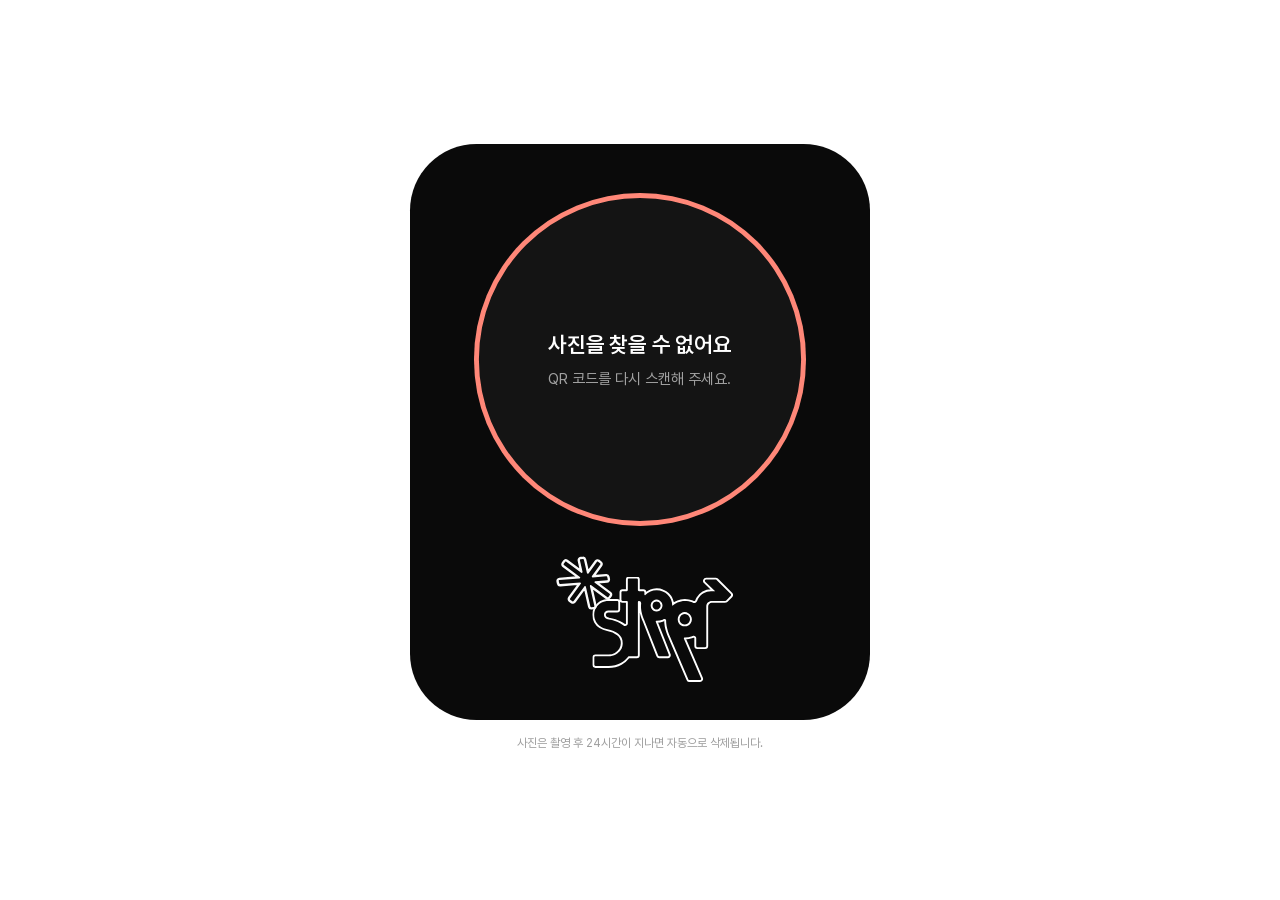
<file: photo.html>
<!DOCTYPE html>
<html lang="ko">
<head>
<meta charset="utf-8">
<meta name="viewport" content="width=device-width,initial-scale=1,viewport-fit=cover">
<meta name="robots" content="noindex,nofollow">
<meta name="referrer" content="no-referrer">
<meta name="theme-color" content="#ffffff">
<title>Steer · Luck Lens 사진</title>
<link rel="icon" href="assets/favicon.svg">
<link rel="stylesheet" href="assets/fonts/pretendard/pretendard.css">
<style>
  /* Luck Lens 촬영 결과 저장 페이지(관람객 스마트폰). 사진 ID는 주소의 # 뒤에만 있다.
     레이아웃: Figma 2026 채으닝 2566:20154 카드(968×1214)를 화면 폭에 맞춰 비율 그대로 축소한다. --w = 카드 실제 폭, --u = 1 Figma px
     · 카드 0,0 968×1214 #0A0A0A, 모서리 140 · 원형 사진(Ellipse) 134,105 699×699 · Steer 로고 292,847 384.719×281.141
     · 촬영 사진(900×900)의 렌즈 원(중심 450,440 · 반지름 400 + 테두리 6)을 Figma 원 699에 정확히 맞춰 원형 영역 안에 배치 */
  *{box-sizing:border-box}
  html,body{margin:0;background:#fff;color:#0A0A0A}
  body{--w:min(calc(100vw - 40px), calc((100vh - 210px) * 968 / 1214), 460px);--u:calc(var(--w) / 968);min-height:100vh;min-height:100dvh;font-family:Pretendard,'Noto Sans KR',system-ui,-apple-system,sans-serif;-webkit-text-size-adjust:100%;display:flex;flex-direction:column;align-items:center;justify-content:center;padding:calc(20px + env(safe-area-inset-top)) 20px calc(24px + env(safe-area-inset-bottom));word-break:keep-all}
  @supports (height:100dvh){body{--w:min(calc(100vw - 40px), calc((100dvh - 210px) * 968 / 1214), 460px)}}
  main{display:flex;flex-direction:column;align-items:center;width:var(--w)}
  .card{position:relative;width:var(--w);height:calc(var(--u) * 1214);border-radius:calc(var(--u) * 140);background:#0A0A0A;overflow:hidden;color:#fff;flex:none}
  /* 원형 사진 영역(기존 .ph 재사용) */
  .ph{position:absolute;left:calc(var(--u) * 134);top:calc(var(--u) * 105);width:calc(var(--u) * 699);height:calc(var(--u) * 699);border-radius:50%;overflow:hidden;background:#141414;box-shadow:inset 0 0 0 calc(var(--u) * 10.33) #ff8778;display:flex;align-items:center;justify-content:center}
  .ready .ph{background:#0A0A0A;box-shadow:none}
  /* 사진 900px → 원 699px: 배율 699/812, 사진 원 중심(450,440)을 Figma 원 중심에 맞춤 */
  .ph img{position:absolute;left:calc(var(--u) * -37.88);top:calc(var(--u) * -29.27);width:calc(var(--u) * 774.75);height:calc(var(--u) * 774.75);max-width:none;opacity:0;transition:opacity .3s ease;-webkit-touch-callout:default}
  .ready .ph img{opacity:1}
  .logo{position:absolute;left:calc(var(--u) * 292);top:calc(var(--u) * 847);width:calc(var(--u) * 384.719);height:calc(var(--u) * 281.141)}
  .logo img{position:absolute;left:0;top:0;width:101.04%;height:101.422%;max-width:none;display:block}
  .spin{width:calc(var(--u) * 72);height:calc(var(--u) * 72);border-radius:50%;border:calc(var(--u) * 7) solid rgba(255,255,255,.16);border-top-color:#ff8778;animation:sp .9s linear infinite}
  .ready .spin,.gone .spin{display:none}
  @keyframes sp{to{transform:rotate(360deg)}}
  .msg{display:none;padding:0 calc(var(--u) * 70);text-align:center}
  .msg h1{margin:0;font-size:calc(var(--u) * 46);font-weight:600;line-height:1.4;letter-spacing:-.01em}
  .msg p{margin:calc(var(--u) * 18) 0 0;font-size:calc(var(--u) * 32);line-height:1.5;color:rgba(255,255,255,.6)}
  .gone .msg{display:block}
  .save{margin-top:20px;width:100%;height:56px;border:0;border-radius:28px;background:#0A0A0A;color:#fff;font:600 18px/56px Pretendard,'Noto Sans KR',system-ui,sans-serif;cursor:pointer;-webkit-tap-highlight-color:transparent;transition:transform .15s ease,opacity .2s ease}
  .save:active{transform:scale(.97)}
  .save:disabled{opacity:.3}
  .gone .save,.gone .tip{display:none}
  .tip{margin:12px 0 0;font-size:13px;line-height:1.5;color:rgba(10,10,10,.55);text-align:center}
  footer{margin-top:14px;font-size:12px;line-height:1.5;color:rgba(10,10,10,.4);text-align:center}
  /* 저장용 합성 카드: 화면에는 보이지 않고, 길게 눌렀을 때만 이 이미지가 저장된다 */
  .cardshot{position:absolute;inset:0;width:100%;height:100%;opacity:.01;-webkit-touch-callout:default}
  .cardshot[hidden]{display:none}
  @media (prefers-reduced-motion:reduce){.spin{animation-duration:2.5s}.ph img{transition:none}}
</style>
</head>
<body>
<main id="m" aria-busy="true">
  <div class="card">
    <div class="ph"><span class="spin" aria-hidden="true"></span><img id="img" alt="Luck Lens로 촬영한 오행 필터 사진"><div class="msg" role="alert"><h1 id="mh"></h1><p id="mp"></p></div></div>
    <div class="logo"><img src="assets/lens/photo-steer-logo.svg" alt="Steer"></div>
    <img id="cardshot" class="cardshot" alt="Luck Lens 사진 카드" hidden>
  </div>
  <button class="save" id="save" type="button" disabled>사진 저장</button>
  <p class="tip" id="tip">저장이 되지 않으면 카드를 길게 눌러 저장해 주세요.</p>
</main>
<footer id="ft">2026 졸업전시 · Steer</footer>
<script type="module">
import {shareConfig, shareEnabled, publicURL, ID_RE} from './assets/lens/share.js';
const $ = id => document.getElementById(id), m = $('m'), img = $('img'), btn = $('save');
const TTL = shareConfig.ttlHours * 3600e3, NAME = 'Steer-Luck-Lens.png', TYPE = 'image/png';
const id = decodeURIComponent((location.hash || '').slice(1));
$('ft').textContent = '사진은 촬영 후 ' + shareConfig.ttlHours + '시간이 지나면 자동으로 삭제됩니다.';
function gone(h, p){ m.classList.add('gone'); m.removeAttribute('aria-busy'); $('mh').textContent = h; $('mp').textContent = p; btn.disabled = true; }

// ---- 저장 이미지: Figma 2566:20154 카드(968×1214)를 화면과 같은 좌표로 Canvas에 합성 → 고정 해상도 PNG
// 화면 크기와 무관하게 항상 CARD_SCALE배(1936×2428)로 출력한다. 저장 버튼 · 안내 문구 등 페이지 UI는 넣지 않는다.
// 카드 바깥(둥근 모서리 밖)은 투명(alpha 0)으로 둔다. 사진 원 바깥은 촬영 사진 자체가 카드 배경과 같은 #0A0A0A라 원 가장자리에 밝은 픽셀이 생기지 않는다.
// Supabase에 올리는 촬영 원본(JPEG)은 그대로이고, 스마트폰에서 저장하는 합성 이미지만 PNG이다.
const CARD = {w:968, h:1214, r:140, bg:'#0A0A0A'};
const CIRCLE = {x:134, y:105, d:699};                         // Figma Ellipse
const PHOTO = {x:134 - 37.88, y:105 - 29.27, size:774.75};    // 900px 촬영 사진의 렌즈 원(중심 450,440 · 지름 812)을 원 699에 맞춘 위치(CSS와 동일)
const LOGO = {x:292, y:847, w:388.719, h:285.138};            // Figma Group 2147227886 · SVG 원본 크기(CSS: 384.719 상자에 101.04%)
const CARD_SCALE = 2;
const loadImg = src => new Promise((ok, no) => { const i = new Image(); i.onload = () => ok(i); i.onerror = () => no(new Error('image ' + src)); i.src = src; });
async function composeCard(photo){
  const logo = await loadImg(new URL('assets/lens/photo-steer-logo.svg', location.href).href);
  try { if (document.fonts && document.fonts.ready) await document.fonts.ready; } catch {}
  const c = document.createElement('canvas'); c.width = CARD.w * CARD_SCALE; c.height = CARD.h * CARD_SCALE;
  const g = c.getContext('2d'); g.scale(CARD_SCALE, CARD_SCALE); g.imageSmoothingQuality = 'high';
  g.save(); g.beginPath(); g.roundRect ? g.roundRect(0, 0, CARD.w, CARD.h, CARD.r) : roundRect(g, 0, 0, CARD.w, CARD.h, CARD.r); g.clip();
  g.fillStyle = CARD.bg; g.fillRect(0, 0, CARD.w, CARD.h);
  // 원형 마스크 안에 촬영 사진(오행 필터 · 손바닥 스티커 · 렌즈 테두리 포함)
  g.save(); g.beginPath(); g.arc(CIRCLE.x + CIRCLE.d / 2, CIRCLE.y + CIRCLE.d / 2, CIRCLE.d / 2, 0, Math.PI * 2); g.clip();
  g.drawImage(photo, PHOTO.x, PHOTO.y, PHOTO.size, PHOTO.size); g.restore();
  g.drawImage(logo, LOGO.x, LOGO.y, LOGO.w, LOGO.h);
  g.restore();
  const blob = await new Promise((ok, no) => c.toBlob(b => b ? ok(b) : no(new Error('toBlob')), TYPE));
  return blob;
}
function roundRect(g, x, y, w, h, r){ g.moveTo(x + r, y); g.arcTo(x + w, y, x + w, y + h, r); g.arcTo(x + w, y + h, x, y + h, r); g.arcTo(x, y + h, x, y, r); g.arcTo(x, y, x + w, y, r); g.closePath(); }

let file = null, cardURL = '';
async function load(){
  if (!shareEnabled() || !ID_RE.test(id)) return gone('사진을 찾을 수 없어요', 'QR 코드를 다시 스캔해 주세요.');
  try {
    const r = await fetch(publicURL(id), {cache:'no-store'});
    if (r.status === 400 || r.status === 404) return gone('사진 보관 기간이 지났어요', '촬영한 사진은 ' + shareConfig.ttlHours + '시간 동안만 보관됩니다.');
    if (!r.ok) throw new Error(String(r.status));
    const lm = Date.parse(r.headers.get('last-modified') || '');
    if (lm && Date.now() - lm > TTL) return gone('사진 보관 기간이 지났어요', '촬영한 사진은 ' + shareConfig.ttlHours + '시간 동안만 보관됩니다.');
    const b = await r.blob();
    await new Promise((ok, no) => { img.onload = ok; img.onerror = no; img.src = URL.createObjectURL(b); });
    m.classList.add('ready'); m.removeAttribute('aria-busy');
    // 공유 시트는 버튼을 누른 직후에 열어야 하므로(iOS 사용자 동작 제한) 저장 이미지를 미리 합성해 둔다
    const card = await composeCard(img);
    file = new File([card], NAME, {type:TYPE}); cardURL = URL.createObjectURL(card);
    const shot = $('cardshot'); shot.src = cardURL; shot.hidden = false;   // 카드를 길게 눌러 저장해도 합성 이미지가 저장되도록 투명하게 덮는다
    btn.disabled = false;
    window.steerPhotoCard = {width:CARD.w * CARD_SCALE, height:CARD.h * CARD_SCALE, bytes:card.size, type:card.type, name:NAME};
  } catch {
    gone('사진을 불러오지 못했어요', '네트워크 연결을 확인한 뒤 새로고침해 주세요.');
  }
}
// iOS·Android: 공유 시트의 '이미지 저장'으로 사진 앱에 바로 저장. 지원하지 않는 브라우저는 파일 다운로드. 둘 다 합성 카드 PNG를 쓴다
btn.addEventListener('click', async () => {
  if (!file) return;
  if (navigator.canShare && navigator.canShare({files:[file]}) && matchMedia('(pointer:coarse)').matches) {
    try { await navigator.share({files:[file]}); return; } catch (e) { if (e && e.name === 'AbortError') return; }
  }
  const a = document.createElement('a'); a.href = cardURL; a.download = NAME; document.body.appendChild(a); a.click(); a.remove();
});
load();
</script>
</body>
</html>
</file>
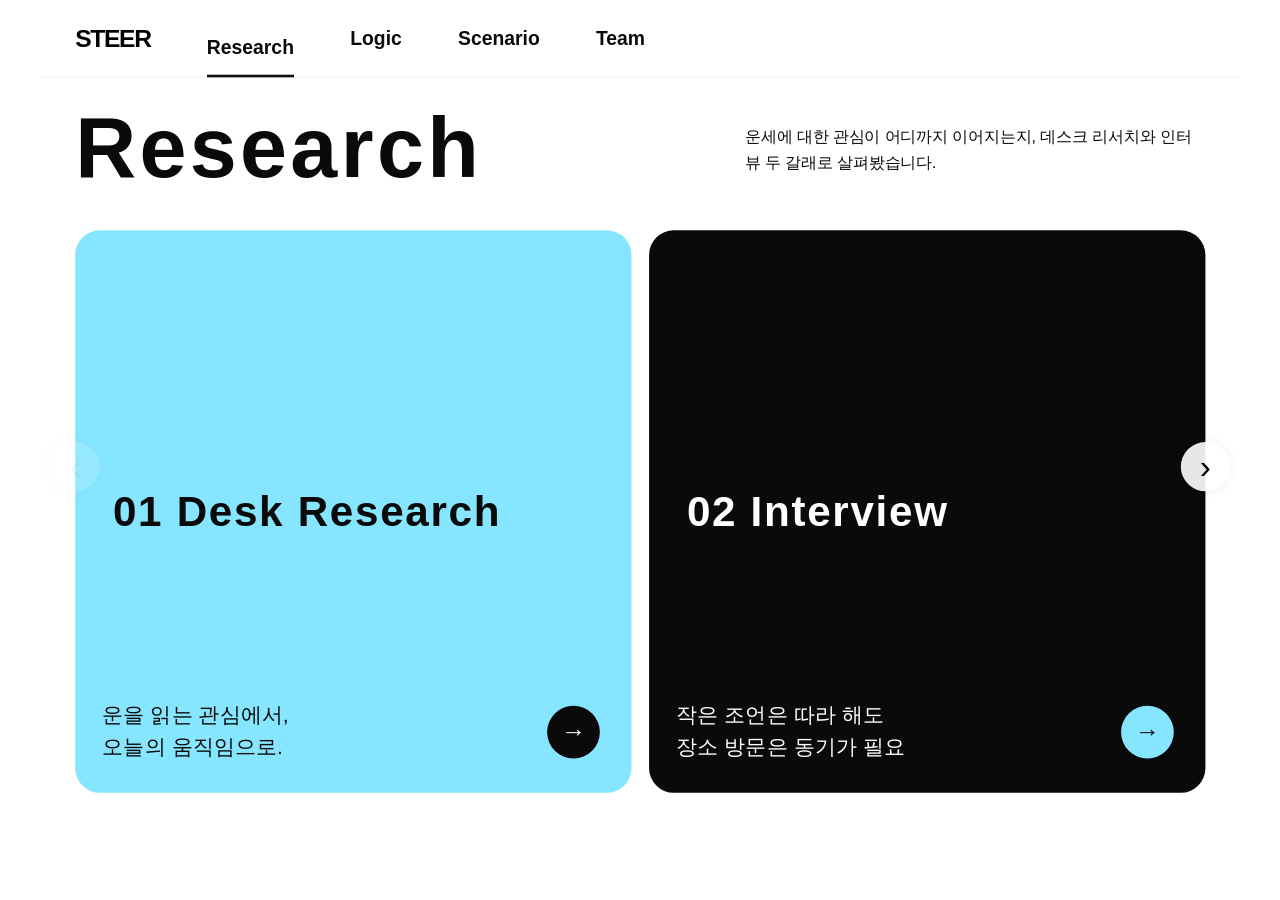
<file: research-figma-2127-full.html>
<!doctype html><html lang="ko"><head><meta charset="utf-8"><meta name="viewport" content="width=device-width,initial-scale=1,viewport-fit=cover"><title>Steer — Research Figma 2127:12688</title><style>:root{--cyan:#87e6ff;--accent:#35d1fb;--black:#0a0a0a;--gray:#f2f2f2}*{box-sizing:border-box}html,body{width:100%;height:100%;margin:0;overflow:hidden;background:#fff;color:var(--black);font-family:Pretendard,"Noto Sans KR",Arial,sans-serif;-webkit-font-smoothing:antialiased}button{font:inherit;cursor:pointer}button:focus-visible,summary:focus-visible{outline:3px solid var(--accent);outline-offset:3px}#stage{position:absolute;width:1366px;height:1024px;transform-origin:top left;background:white;overflow:hidden}header{height:88px;position:absolute;top:0;left:0;right:0;background:white;border-bottom:1px solid #ececec;display:flex;align-items:center;padding:0 40px;gap:64px;z-index:10}.logo{font-weight:900;font-size:28px;border:0;background:none;padding:0;letter-spacing:-1.5px}nav{height:100%;display:flex;gap:64px;align-items:center}nav span{font-size:22px;font-weight:650;line-height:88px}nav .selected{border-bottom:3px solid #111;height:68px;line-height:68px;margin-top:20px}#scroll{position:absolute;top:88px;bottom:88px;width:100%;overflow-y:auto;scrollbar-width:thin;overscroll-behavior:contain}.screen{display:none;position:relative;min-height:835px;padding:54px 40px 38px}.screen.active{display:block}.left{width:633px}.eyebrow{font-size:15px;color:var(--accent);font-weight:700;line-height:21px}.heading{font-size:48px;line-height:1.2;letter-spacing:-1.44px;margin:15px 0 24px;font-weight:750}.desc{font-size:18px;line-height:29px;max-width:575px;margin:0 0 26px}.right{position:absolute;left:693px;top:54px;width:633px}.toggle{border-top:1px solid #d6d6d6;border-bottom:1px solid #d6d6d6;width:633px;margin-top:30px}.toggle.narrow{width:575px}.toggle summary{list-style:none;display:flex;justify-content:space-between;align-items:center;min-height:58px;font-weight:700;font-size:17px;cursor:pointer}.toggle summary::-webkit-details-marker{display:none}.toggle summary:after{content:"";width:10px;height:10px;border-right:1px solid;border-bottom:1px solid;transform:rotate(45deg);margin-right:5px;flex:none}.toggle[open] summary:after{transform:rotate(225deg)}.toggle .more{padding:0 34px 22px 44px;font-size:16px;line-height:28px}.toggle .more p{margin:0 0 16px}.toggle .more h3{font-size:15px;margin:18px 0 10px;line-height:22px}.toggle .more small{color:#666;font-size:12px;line-height:20px;display:block}.photo{overflow:hidden;position:relative;border-radius:20px;background:#d3d5d5}.photo .asset-pending{display:block;position:absolute;left:20px;top:18px;font-size:12px;color:#555;background:#ffffffd9;border-radius:12px;padding:5px 9px}.photo .caption{position:absolute;bottom:15px;right:20px;font-size:12px;color:#555}.photo:has(img[src]) .asset-pending{display:none}.photo img{width:100%;height:100%;object-fit:cover}.pill{background:#111;color:white;padding:8px 14px;border-radius:100px;font-size:14px;display:inline-block}.photo .pill{position:absolute;top:20px;left:20px}footer{position:absolute;bottom:0;left:0;right:0;height:88px;background:#fff;z-index:8}.indices{display:flex;gap:8px;justify-content:center;padding-top:24px}.indices button{width:44px;height:30px;border:0;border-radius:20px;background:var(--gray);color:#777;font-size:13px}.indices button.current{background:#0a0a0a;color:white}.edge{position:absolute;top:503px;border:0;width:56px;height:56px;background:rgba(255,255,255,.9);border-radius:50%;box-shadow:0 0 13px #0001;z-index:7;font-size:38px;line-height:44px}.edge.prev{left:12px}.edge.next{right:12px}.edge[disabled]{opacity:.15;cursor:default}.branch{position:absolute;top:174px;width:633px;height:640px;border:0;text-align:left;border-radius:28px;padding:30px 43px;background:var(--cyan);color:var(--black)}.branch.interview{left:693px;background:#0a0a0a;color:white}.branch.research{left:40px}.branch .branch-title{font-size:48px;letter-spacing:1.92px;font-weight:650}.branch .branch-desc{position:absolute;bottom:34px;left:31px;font-size:24px;line-height:36px}.branch .bubble{position:absolute;right:36px;bottom:39px;width:60px;height:60px;border-radius:50%;background:#0a0a0a;color:white;display:grid;place-items:center;font-size:28px}.branch.interview .bubble{background:var(--cyan);color:black}.ri-title{font-size:96px;letter-spacing:3.84px;line-height:.95;margin:0;position:absolute;left:40px;top:34px}.ri-desc{font-size:18px;line-height:30px;position:absolute;left:802px;top:34px;width:524px}.r1-block{width:623px;height:375px;position:relative;border-radius:20px;overflow:hidden;margin-left:10px;background:var(--cyan)}.r1-block+.r1-block{margin-top:23px;background:#252d32}.han{font-family:"Noto Serif CJK SC",serif;font-size:200px;line-height:1}.r1-block .han{position:absolute;left:28px;top:63px}.r1-block .foot{position:absolute;bottom:36px;left:28px}.r1-block .foot strong{display:block;font-size:18px}.r1-block .foot small{font-size:13px;display:block;margin-top:12px}.r1-block.dark .han{left:auto;right:75px;top:44px;color:var(--cyan)}.r1-block.dark .foot{left:auto;right:55px;text-align:right;color:var(--cyan)}.sns{height:300px;background:white;border:1px solid #000}.statcard{margin-top:23px;border-radius:20px;background:#0a0a0a;color:white;padding:28px;height:346px}.statcard h2{font-size:20px;margin:0 0 24px}.statrow{margin:0 0 23px}.statrow label{display:block;font-size:16px;color:#aaa;margin-bottom:10px}.barline{display:flex;align-items:center;gap:16px}.bar{height:42px;background:#87e6ff;border-radius:4px}.statrow strong{font-size:55px;letter-spacing:-2px}.r3photo{height:430px}.visits{height:280px;border-radius:20px;background:#f2f2f2;margin-top:20px;padding:30px 28px}.visits-top{display:flex;gap:25px;align-items:center}.visits-top strong{font-size:88px;line-height:96px;letter-spacing:-3px}.visits-top span b{display:block;font-size:23px}.visits-top span small{display:block;font-size:15px;margin-top:7px}.visitor-row{display:flex;align-items:center;gap:14px;margin-top:8px;font-size:15px}.visitor-row .v-bar{height:24px;background:#87e6ff}.visitor-row .date{width:72px}.visitor-row b{font-size:16px}.visits .source{font-size:12px;margin-top:16px;color:#666}.perspectives{display:grid;grid-template-rows:379px 379px;gap:20px}.perspective{position:relative;overflow:hidden;border-radius:20px;background:linear-gradient(130deg,#6f8791,#24303b);color:#fff}.perspective.second{background:linear-gradient(140deg,#85919c,#252a32)}.perspective:before{content:"";position:absolute;inset:0;background:linear-gradient(180deg,#87e6ff44,transparent 50%,#000b)}.perspective .words{position:absolute;bottom:25px;left:28px}.perspective strong{font-size:22px;line-height:30px;display:block;margin-bottom:16px}.perspective small{font-size:14px}.placephoto{height:408px;width:575px;margin-left:58px}.chip{position:absolute;display:inline-flex;align-items:center;gap:6px;border-radius:999px;background:white;padding:9px 14px;font-size:14px}.chip:before{content:"";width:8px;height:8px;border-radius:50%;background:#87e6ff}.diagram{width:575px;height:274px;margin:23px 0 0 58px;border-radius:20px;background:#f2f2f2;display:flex;align-items:center;justify-content:center;flex-direction:column;gap:32px}.node-row{display:flex;gap:20px}.node{padding:17px 20px;width:148px;border-radius:8px;background:white;border:1px solid #333;text-align:center;font-size:14px}.result{width:184px;background:#87e6ff;border:0}.question{text-align:center;padding:0}.question .eyebrow{position:absolute;top:196px;left:0;width:100%}.question h1{font-size:72px;line-height:1.2;letter-spacing:-2.16px;position:absolute;top:231px;width:100%;margin:0}.question p{font-size:18px;line-height:29px;position:absolute;top:428px;width:100%}.question .cta{position:absolute;top:593px;left:calc(50% - 105px);height:56px;width:210px;color:white;background:#111;border:0;border-radius:28px;font-size:16px}.no-photo{background:linear-gradient(125deg,#c9d3d5,#7e9998)}.missing{position:absolute;top:16px;left:16px;padding:5px 8px;border-radius:5px;background:#fff9;color:#444;font-size:12px}@media(prefers-reduced-motion:no-preference){.branch,.cta{transition:transform .2s}.branch:hover,.cta:hover{transform:translateY(-3px)}}</style></head><body><main id="stage"><header><button class="logo" id="home" aria-label="Research 시작 화면">STEER</button><nav aria-label="상단 메뉴"><span class="selected">Research</span><span>Logic</span><span>Scenario</span><span>Team</span></nav></header><div id="scroll"><section class="screen" id="ri0"><h1 class="ri-title">Research</h1><p class="ri-desc">운세에 대한 관심이 어디까지 이어지는지, 데스크 리서치와 인터뷰 두 갈래로 살펴봤습니다.</p><button class="branch research" id="enter-research"><span class="branch-title">01 Desk Research</span><span class="branch-desc">운을 읽는 관심에서,<br>오늘의 움직임으로.</span><span class="bubble">→</span></button><button class="branch interview" id="enter-interview"><span class="branch-title">02 Interview</span><span class="branch-desc">작은 조언은 따라 해도<br>장소 방문은 동기가 필요</span><span class="bubble">→</span></button></section>
<section class="screen" id="r1"><div class="left"><div class="eyebrow">스티어가 바라본 운</div><h1 class="heading">정해진 명,<br>움직이는 ‘운’</h1><p class="desc">타고난 바탕(命) 위에서, 움직이는 흐름(運)의 방향은 스스로 고를 수 있습니다.</p><details class="toggle"><summary>命과 運 · 명리학적 개념과 스티어의 해석</summary><div class="more"><h3>명(命)과 운(運)</h3><p>명은 태어난 때로 정해지는 사주 원국과 같은 바탕이고, 운은 시간에 따라 달라지는 흐름을 가리킵니다.</p><p>스티어는 이러한 개념을 결정된 결과가 아닌 오늘의 선택과 행동을 생각해 보는 관점으로 재해석합니다.</p></div></details></div><div class="right"><div class="r1-block no-photo"><span class="missing">Figma 원본 이미지 미연결 · 運</span><div class="han">運</div><div class="foot"><strong>운 · 움직이다</strong><small>대운 · 세운처럼 시간에 따라 바뀌는 흐름</small></div></div><div class="r1-block dark"><span class="missing">Figma 원본 이미지 미연결 · 命</span><div class="han">命</div><div class="foot"><strong>명 · 목숨</strong><small>태어난 때로 정해지는<br>사주 원국 · 나의 바탕</small></div></div></div></section>
<section class="screen" id="r2"><div class="left"><div class="eyebrow">사회 · 심리</div><h1 class="heading">믿지 않아도<br>운세를 보는 20대</h1><p class="desc">20대의 점·사주 신뢰는 27%였지만, AI로 운세를 본 경험은 46%였습니다.</p><details class="toggle narrow"><summary>한국갤럽 2026 · 20대의 신뢰와 AI 이용 경험</summary><div class="more"><p>신뢰 여부와 이용 경험은 서로 다른 조사 문항입니다. 두 비율의 차이를 동일 집단의 전환율로 볼 수는 없습니다.</p><small>출처 · 한국갤럽(2026.4.30) · 표본과 문항은 원문 확인 필요</small></div></details></div><div class="right"><div class="photo sns"><span class="asset-pending">Figma 원본 SNS 콘텐츠 이미지 미연결</span><span class="caption">SNS에서 공유되는 일상형 운세 콘텐츠</span></div><div class="statcard"><h2>20대의 신뢰와 AI 이용 경험</h2><div class="statrow"><label>점·사주 신뢰</label><div class="barline"><div class="bar" style="width:212px;height:42px"></div><strong>27%</strong></div></div><div class="statrow"><label>AI 사주·운세 이용 경험</label><div class="barline"><div class="bar" style="width:361px;height:54px"></div><strong style="font-size:88px">46%</strong></div></div></div><small style="display:block;text-align:right;margin-top:10px;color:#777">한국갤럽(2026.4.30)</small></div></section>
<section class="screen" id="r3"><div class="left"><div class="eyebrow">행동 · 트렌드</div><h1 class="heading">읽는 운세에서,<br>찾아가는 운세로</h1><p class="desc">운에 대한 관심이 온라인 콘텐츠를 넘어 장소 방문으로 이어지는 모습을 볼 수 있습니다.</p><details class="toggle"><summary>방문 사례 · 통계의 집계 범위</summary><div class="more"><p>tvN 유퀴즈 방송에서 관악산이 ‘기운을 받는 장소’로 언급된 뒤, ‘기 받으러’ 찾는 방문 사례가 보도됐습니다.</p><h3>집계 범위</h3><p>서울등산관광센터 관악산점 방문객의 증가율입니다. 관악산 전체 입산객이나 ‘개운 목적’ 방문자 수는 아닙니다.</p><small>출처 · 서울신문(2026.5.21), 서울관광재단 집계 인용</small></div></details></div><div class="right"><div class="photo r3photo no-photo"><span class="missing">Figma 원본 관악산 연주대 사진 미연결</span><span class="pill">관악산 연주대</span></div><div class="visits"><div class="visits-top"><strong>+41.2%</strong><span><b>관악산 방문객 증가</b><small>2026.4 · 전년 동월 대비</small></span></div><div class="visitor-row"><span class="date">2025.4</span><span class="v-bar" style="width:177px"></span><b>3,909명</b></div><div class="visitor-row"><span class="date">2026.4</span><span class="v-bar" style="width:250px"></span><b>5,521명</b></div><p class="source">서울등산관광센터 관악산점 방문객 집계</p></div></div></section>
<section class="screen" id="r4"><div class="left"><div class="eyebrow">인문학 · 행동</div><h1 class="heading">행동에 따라<br>달라질 수 있는 운</h1><p class="desc">순자는 주어진 조건 속 실천을, 와이즈먼은 우연한 기회를 만들고 알아차리는 행동을 강조합니다.</p><details class="toggle"><summary>순자 「천론」 · 와이즈먼의 기회 포착</summary><div class="more"><p>서로 다른 맥락의 두 관점에서, ‘오늘 내가 선택할 수 있는 일’을 살펴봤습니다.</p><h3>순자 「천론」 · 자연과 인간의 역할</h3><p>자연의 질서는 사람의 바람과 별개로 이어진다고 보며, 하늘의 일과 사람이 해야 할 일을 구분합니다. 주어진 조건에 대한 인간의 대응과 실천에 초점을 둡니다.</p><h3>와이즈먼 · 우연한 기회의 확대</h3><p>와이즈먼은 스스로 운이 좋다고 여기는 사람들의 행동과 습관을 살폈습니다. 네 가지 원리 중 하나는 우연한 기회를 만들고, 알아차리고, 활용하는 것입니다.</p><small>출처 · 순자 「천론」 / Chinese Text Project · Richard Wiseman, The Luck Factor (2003)</small></div></details></div><div class="right perspectives"><div class="perspective"><span class="missing">Figma 원본 순자 사진 미연결</span><div class="words"><strong>상황을 바꾸지 못해도<br>태도는 선택할 수 있다</strong><small>고전 사상 · 순자 「천론」</small></div></div><div class="perspective second"><span class="missing">Figma 원본 와이즈먼 사진 미연결</span><div class="words"><strong>행동으로<br>기회를 늘릴 수 있다</strong><small>현대 심리학 · Richard Wiseman</small></div></div></div></section>
<section class="screen" id="r5"><div class="left"><div class="eyebrow">공간 경험</div><h1 class="heading">같은 장소도<br>무엇을 하느냐에 따라 다른 경험</h1><p class="desc">장소의 의미를 이해하려면 공간의 특성뿐 아니라, 그곳에서 한 행동과 함께한 관계를 함께 살펴봐야 합니다.</p><details class="toggle"><summary>공간 경험의 연구 배경</summary><div class="more"><h3>연구가 살펴본 관계</h3><p>이 연구는 종교적 장소에서 장소 애착이 형성되는 방식을 다룹니다. 공간의 특성뿐 아니라 의례, 사물, 이야기, 방문을 통해 장소의 의미를 배우고 공유하는 과정에 주목합니다.</p><h3>일상 경험에 참고한 관점</h3><p>이 관점에서 장소의 속성과 함께, 그곳에서 하는 행동과 사람 사이의 관계를 살펴봤습니다. 오른쪽 활동은 일상에 적용해 본 예시이며, 산책이나 기록의 효과를 검증한 결과는 아닙니다.</p><small>출처 · Mazumdar & Mazumdar (2004), Religion and place attachment: A study of sacred places, Journal of Environmental Psychology, 24(3), 385–397.</small></div></details></div><div class="right"><div class="photo placephoto no-photo"><span class="missing">Figma 원본 장소 사진 미연결</span><span class="chip" style="top:153px;left:40px">보기</span><span class="chip" style="top:216px;left:394px">걷기</span><span class="chip" style="top:250px;left:110px">머무르기</span><span class="chip" style="top:311px;left:372px">기록하기</span></div><div class="diagram"><div class="node-row"><div class="node">장소</div><div class="node">의례 · 행동</div><div class="node">함께한 사람</div></div><div style="width:65%;border-bottom:1px solid #777;margin:-18px auto"></div><div class="node result">장소 애착</div></div></div></section>
<section class="screen question" id="r6"><div class="eyebrow">우리의 질문</div><h1>운세가 새로운 경험의<br>계기가 될 수 있을까?</h1><p>운세에 대한 관심과 실제 방문 사이에 무엇이 작용하는지는,<br>사람들의 경험을 통해 확인할 필요가 있었습니다.</p><button class="cta" id="to-interview">인터뷰에서 확인하기 →</button></section></div><button id="prev" class="edge prev" aria-label="이전 화면">‹</button><button id="next" class="edge next" aria-label="다음 화면">›</button><footer><div class="indices" id="indices"></div></footer></main><script>
const stage=document.getElementById("stage"),scroll=document.getElementById("scroll");const ids=["ri0","r1","r2","r3","r4","r5","r6"];let page=0;
function resize(){const scale=Math.min(window.innerWidth/1366,window.innerHeight/1024);stage.style.transform="scale("+scale+")";stage.style.left=(innerWidth-1366*scale)/2+"px";stage.style.top=(innerHeight-1024*scale)/2+"px"}
function go(n){if(n<0||n>=ids.length)return;page=n;ids.forEach((id,i)=>document.getElementById(id).classList.toggle("active",i===page));document.getElementById("indices").innerHTML=ids.slice(1).map((id,i)=>'<button data-n="'+(i+1)+'" '+(page===i+1?'class="current" aria-current="page"':'')+'>'+["00","01","02","03","04","Q"][i]+'</button>').join("");document.querySelectorAll("[data-n]").forEach(b=>b.onclick=()=>go(+b.dataset.n));document.querySelector("#prev").disabled=page===0;document.querySelector("#next").disabled=page===6;document.querySelector("footer").style.display=page===0?"none":"block";scroll.scrollTop=0;}
document.getElementById("prev").onclick=()=>go(page-1);document.getElementById("next").onclick=()=>go(page+1);document.getElementById("home").onclick=()=>go(0);document.getElementById("enter-research").onclick=()=>go(1);document.getElementById("enter-interview").onclick=()=>location.href="./index.html#interview";document.getElementById("to-interview").onclick=()=>location.href="./index.html#interview";addEventListener("keydown",e=>{if(e.target.matches("summary,button"))return;if(e.key==="ArrowLeft")go(page-1);if(e.key==="ArrowRight")go(page+1)});addEventListener("resize",resize);resize();go(0);
</script></body></html>
</file>
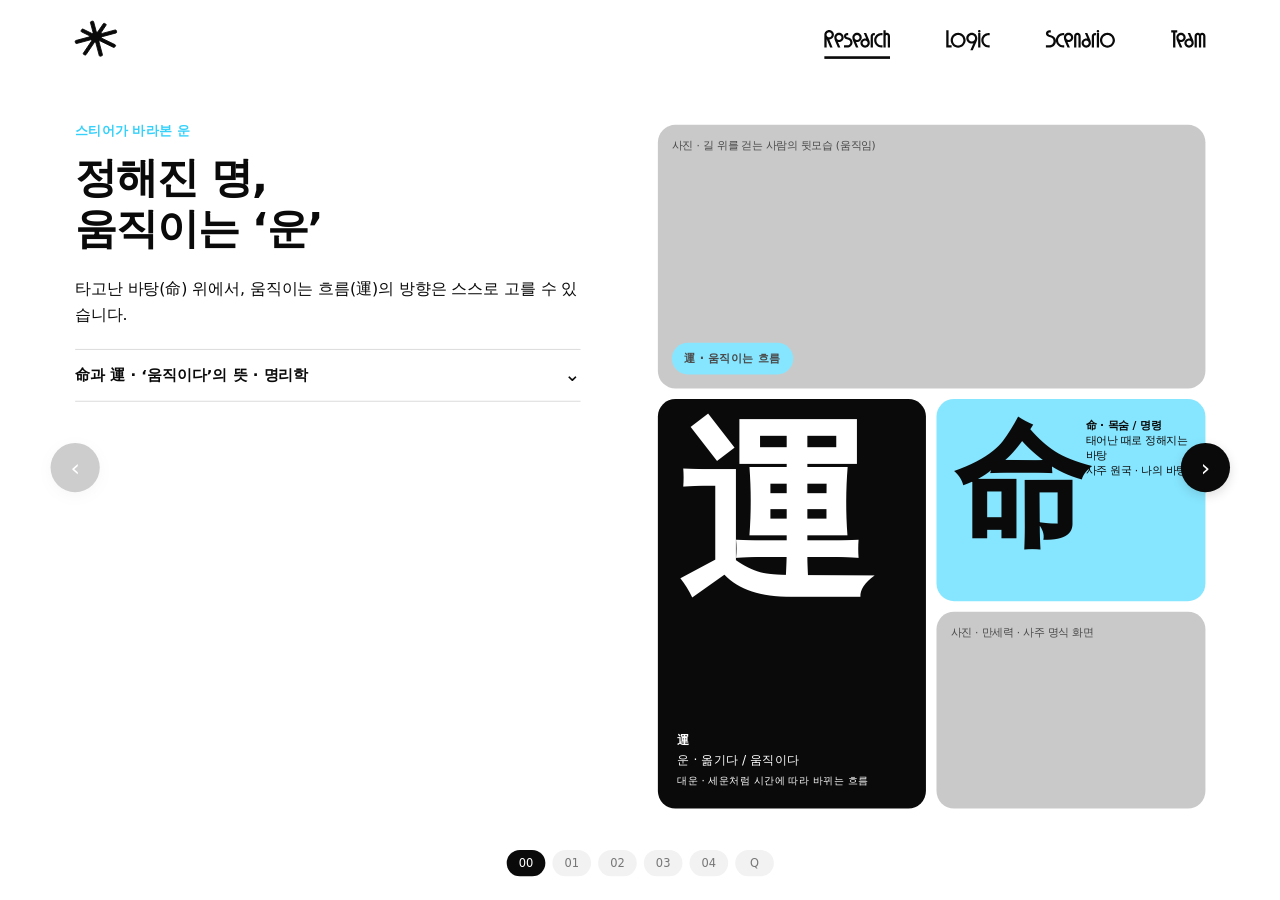
<file: research-figma.html>
<!doctype html>
<html lang="ko"><head><meta charset="utf-8"><meta name="viewport" content="width=device-width,initial-scale=1,viewport-fit=cover"><title>Steer — Research · Figma aligned</title><meta http-equiv="Cache-Control" content="no-cache, no-store, must-revalidate"><meta http-equiv="Pragma" content="no-cache">
<style>
:root{--sky:#87e6ff;--ink:#0a0a0a;--grey:#f2f2f2}*{box-sizing:border-box}html,body{margin:0;width:100%;height:100%;overflow:hidden;background:#fff;color:var(--ink);font-family:Pretendard,"Noto Sans KR",system-ui,sans-serif;-webkit-font-smoothing:antialiased}button{font:inherit;cursor:pointer}button:focus-visible{outline:3px solid #00a7ef;outline-offset:3px}#stage{position:absolute;width:1366px;height:1024px;transform-origin:top left;overflow:hidden;background:white}header{position:absolute;z-index:10;top:0;left:0;width:100%;height:88px;display:flex;align-items:center;padding:0 40px;gap:64px;background:#fff;border-bottom:1px solid #eee}header .brand{font-size:28px;font-weight:850;letter-spacing:-1.5px;cursor:pointer;border:0;background:none;padding:0}header nav{display:flex;align-items:center;gap:64px;height:100%}header nav button{border:0;background:none;font-size:21px;font-weight:650;height:100%;position:relative}header nav button.active:after{content:"";position:absolute;height:3px;background:#111;bottom:22px;left:0;right:0}#viewport{position:absolute;top:88px;bottom:84px;width:100%;overflow-y:auto;overflow-x:hidden;overscroll-behavior:contain;scrollbar-width:thin;scrollbar-color:#aaa transparent}#content{position:relative;min-height:852px;padding:32px 40px 34px}.page{display:none;position:relative;min-height:800px}.page.active{display:block}.eyebrow{font-size:15px;color:#35d1fb;font-weight:700;margin:20px 0 14px}.hero{font-size:48px;line-height:1.2;letter-spacing:-1.5px;font-weight:800;margin:0}.intro{font-size:18px;line-height:1.65;margin:25px 0 24px}.leftcopy{width:575px;flex:none}.toplayout{display:flex;gap:88px;align-items:flex-start}.research-details{border-top:1px solid #d6d6d6;border-bottom:1px solid #d6d6d6;width:575px;margin-top:24px}.research-details>summary{font-size:17px;font-weight:700;list-style:none;min-height:58px;display:flex;align-items:center;justify-content:space-between;gap:16px;cursor:pointer}.research-details>summary::-webkit-details-marker{display:none}.research-details>summary:after{content:"⌄";font-size:22px;font-weight:400;transition:transform .2s}.research-details[open]>summary:after{transform:rotate(180deg)}.detail-copy{font-size:15px;line-height:1.75;padding:0 16px 24px 0;color:#373737}.detail-copy p{margin:0 0 12px}.detail-copy a{color:#13738e}.pill{display:inline-flex;align-items:center;border-radius:100px;padding:9px 14px;background:var(--sky);font-weight:700;font-size:13px}.placeholder{position:relative;background:#c9c9c9;color:#4a4a4a;border-radius:20px;overflow:hidden;display:flex;align-items:flex-start;padding:16px;font-size:12px;min-width:0}.placeholder.big{width:623px;height:300px}.placeholder.square{width:496px;height:496px;border-radius:24px}.placeholder.small{height:210px}.placeholder .photo-label{line-height:1.45}.placeholder .photo-pill{position:absolute;bottom:16px;left:16px}.right{width:623px;flex:none}.stack{display:flex;flex-direction:column;gap:12px}.tiles{display:grid;gap:12px;grid-template-columns:repeat(2,minmax(0,1fr))}.tile{border-radius:20px;background:#f2f2f2;padding:22px;min-height:205px}.tile strong{display:block;font-size:66px;line-height:1.2;letter-spacing:-2px}.tile small{font-size:14px}.tile .meter{background:#ddd;border-radius:12px;height:20px;overflow:hidden;margin-top:16px}.tile .meter span{display:block;height:100%;background:var(--sky)}.split-bottom{display:grid;grid-template-columns:200px 1fr;gap:12px}.accent{background:var(--sky);border-radius:24px;padding:26px 28px;min-height:280px;margin-top:24px}.accent h2{font-size:25px;line-height:1.35;margin:13px 0 18px}.accent-grid{display:grid;grid-template-columns:330px 190px 190px 1fr;gap:12px;align-items:stretch}.accent .placeholder{height:230px;border-radius:16px}.fact{background:#0a0a0a;color:white;border-radius:16px;padding:16px;line-height:1.5;font-size:13px}.stats{display:flex;align-items:flex-end;justify-content:space-evenly;gap:20px}.stat strong{font-size:46px;white-space:nowrap;line-height:1.1;letter-spacing:0}.stat small{font-size:12px;display:block;margin-top:10px}.accent-word{background:#0a0a0a;color:#fff;border-radius:16px;padding:22px;min-height:120px}.accent-word strong{font-size:44px;display:block}.accent-word p{font-size:16px;margin:4px 0 0}.r4-layout{display:grid;grid-template-columns:575px 575px;gap:88px}.r4-layout .intro{margin-top:70px}.carousel{display:flex;gap:18px;overflow-x:auto;scroll-snap-type:x mandatory;touch-action:pan-x;scrollbar-width:none;margin-top:30px;padding:3px 0 10px}.carousel::-webkit-scrollbar{display:none}.slide{flex:0 0 390px;height:440px;scroll-snap-align:start;overflow:hidden;border-radius:24px;position:relative;background:#c9c9c9}.slide .s-img{height:300px;padding:20px;color:#4a4a4a;font-size:13px}.slide .s-body{background:#f2f2f2;height:140px;padding:20px}.slide .s-body b{display:block;font-size:13px;margin-bottom:11px}.slide .s-body strong{font-size:22px;line-height:1.3}.carousel-toolbar{display:flex;justify-content:flex-end;gap:9px;margin-top:16px}.carousel-toolbar button,.arrow{border:1px solid #ddd;background:#fff;border-radius:50%;width:48px;height:48px;font-size:24px}.r5pills{display:flex;gap:10px;flex-wrap:wrap;margin-top:14px}.r5pills .pill{background:#fff}.r5stats{display:grid;grid-template-columns:repeat(3,1fr);gap:20px;margin-top:25px}.r5stats div{padding:8px}.r5stats b{display:block;font-size:30px;margin-bottom:10px}.dark{background:#141414;min-height:852px;color:white;margin:-32px -40px -34px;padding:32px 40px}.dark-panel{background:linear-gradient(100deg,rgba(0,0,0,.86),rgba(0,0,0,.25)),#3a3a3a;border-radius:12px;min-height:800px;padding:80px 36px}.dark-panel .eyebrow{color:var(--sky)}.dark-panel h1{color:var(--sky);font-size:52px;line-height:1.25;margin:24px 0}.dark-panel p{max-width:840px;font-size:17px;line-height:1.65}.dark-panel button{border:0;background:#000;color:#fff;border-radius:99px;padding:16px 25px}.dark-panel .questions{display:flex;gap:65px;margin-top:75px}.questions b{color:var(--sky);font-size:30px}.questions span{display:block;margin-top:10px}footer{position:absolute;z-index:9;bottom:0;left:0;width:100%;height:84px;background:#fff;display:flex;align-items:center;justify-content:center}footer.dark-footer{background:#141414;color:#fff}.indices{display:flex;gap:8px}.indices button{min-width:44px;height:30px;border:0;border-radius:15px;background:#f2f2f2;color:#777;font-size:13px}.indices button.current{background:#0a0a0a;color:white}.dark-footer .indices button.current{background:var(--sky);color:#111}.edge{position:absolute;z-index:12;top:51%;transform:translateY(-50%);background:#fff9;border:0;border-radius:99px;width:56px;height:56px;font-size:27px;display:grid;place-items:center}.edge.prev{left:12px}.edge.next{right:12px}.page-index{position:absolute;top:100px;right:40px;color:#aaa;font-size:12px}.cite{font-size:12px;color:#555;margin-top:20px}@media(prefers-reduced-motion:reduce){*{scroll-behavior:auto!important;transition:none!important}}

/* Position and appearance reconciled with Figma 2038:8 */
header{border:0;padding:0 40px;gap:0}
header .brand{font-size:0;display:grid;place-items:center;width:50px;height:58px}
header .brand::before{content:"✳";font-size:53px;font-family:Arial,sans-serif;line-height:1;transform:rotate(-15deg);font-weight:400}
header nav{margin-left:auto;gap:64px}
header nav button{font-size:23px;letter-spacing:-1.8px;font-weight:700}
header nav button.active:after{bottom:23px;height:3px}
.edge{background:#0a0a0a;color:white;box-shadow:0 4px 12px #0002;top:52%;border:0}
.edge:disabled{opacity:.2!important}
.page-r1 .right,.page-r2 .right{padding-top:22px}
.page-r1 .r1-grid{display:grid;grid-template-columns:305px 306px;grid-template-rows:230px 224px;gap:12px;margin-top:12px}
.page-r1 .r1-black{grid-row:span 2;border-radius:20px;background:#0a0a0a;color:#fff;padding:22px;display:flex;flex-direction:column;justify-content:space-between}
.page-r1 .r1-black .character{font-size:220px;line-height:1;font-family:serif;font-weight:900}
.page-r1 .r1-black .desc{font-size:14px;line-height:1.6}
.page-r1 .r1-blue{background:#87e6ff;border-radius:20px;padding:16px 20px;position:relative;overflow:hidden}
.page-r1 .r1-blue .character{font-family:serif;font-weight:900;font-size:154px;line-height:1.1}
.page-r1 .r1-blue .desc{position:absolute;top:22px;left:170px;width:116px;font-size:12px}
.page-r1 .r1-grey{border-radius:20px;height:224px}
.page-r2 .tile{background:#0a0a0a;color:#fff;min-height:230px;padding:20px 22px}
.page-r2 .tiles>.tile:nth-child(2){background:#87e6ff;color:#0a0a0a}
.page-r2 .tile strong{font-family:Arial,sans-serif;font-size:75px;font-weight:500;letter-spacing:-5px;line-height:1.3}
.page-r2 .tiles .meter{margin-top:25px;border-radius:20px;height:27px;background:#dadada}
.page-r2 .tiles .meter span{background:#fff}
.page-r2 .tiles>.tile:nth-child(2) .meter span{background:#0a0a0a}
.page-r2 .split-bottom{grid-template-columns:200px 411px;gap:12px}
.page-r2 .split-bottom>.placeholder{height:224px}
.page-r2 .split-bottom .tile{min-height:224px;background:white;color:#0a0a0a;border-radius:0;padding:16px 22px}
.page-r2 .split-bottom .tile .meter{margin:6px 0 12px;width:245px;display:inline-block;height:25px;vertical-align:middle}
.page-r2 .split-bottom .tile .meter span{background:#0a0a0a}
.page-r2 .split-bottom .tile p{display:inline-block;width:110px;font-size:13px;color:#777}
.page-r3 .toplayout,.page-r5 .toplayout{min-height:496px}
.page-r3 .right,.page-r5 .right{height:496px}
.page-r3 .accent,.page-r5 .accent{margin-top:24px}
.page-r3 .accent-grid,.page-r5 .accent-grid{grid-template-columns:330px 190px 190px 1fr}
.page-r3 .stats{gap:30px;justify-content:space-between;align-items:end;padding:0 5px 20px}
.page-r3 .stat strong{font-size:44px;letter-spacing:-2px}
.page-r3 .stat small{white-space:nowrap}
.page-r5 .r5stats{display:flex;align-items:center;justify-content:space-around}
.page-r5 .r5stats b{font-size:18px;white-space:nowrap;background:white;border-radius:24px;padding:11px}
.page-r4 .r4-layout{display:grid;grid-template-columns:575px 575px;gap:88px}
.page-r4 .r4-layout .intro{margin:70px 0 22px;white-space:nowrap}
.page-r4 .carousel-toolbar{position:absolute;right:60px;top:202px;margin:0;z-index:3}
.page-r4 .carousel-toolbar button{width:40px;height:40px;background:white;font-size:18px}
.page-r4 .carousel{position:absolute;top:264px;left:56px;right:-40px;margin:0;padding:0 0 12px;gap:16px}
.page-r4 .slide{flex:0 0 380px;height:505px;border-radius:0;background:none;scroll-snap-align:start}
.page-r4 .slide .s-img{height:400px;background:#c9c9c9;border-radius:12px;padding:16px;color:#4a4a4a}
.page-r4 .slide .s-body{height:105px;background:white;padding:18px 0}
.page-r4 .slide .s-body b{font-size:13px;font-weight:500;margin-bottom:12px}
.page-r4 .slide .s-body strong{font-size:16px;letter-spacing:-.5px}

/* Figma 1878:12 / Nav Top Bar 1889:15 — exact exported vector paths and transparent touch targets */
#figma-nav{position:absolute;top:0;left:0;width:1366px;height:88px;padding:0;display:block;background:#fff;border:0}
#figma-nav .figma-nav-art{position:absolute;inset:0;width:1366px;height:88px;display:block;pointer-events:none}
#figma-nav .nav-hotspot{position:absolute;display:block;border:0;border-radius:0;background:transparent!important;box-shadow:none;font-size:0!important;color:transparent!important;letter-spacing:0!important;padding:0;margin:0;width:auto;height:64px;top:12px;cursor:pointer}
#figma-nav .nav-hotspot::before,#figma-nav .nav-hotspot::after{content:none!important;display:none!important}
#figma-nav #brand{left:31px;width:68px;height:72px;top:8px}
#figma-nav nav{display:contents}
#figma-nav #tab-research{left:875px;width:108px}
#figma-nav #tab-interview{left:1014px;width:85px}
#figma-nav #tab-service{left:1125px;width:115px}
#figma-nav #tab-team{left:1269px;width:69px}
</style></head>
<body><main id="stage"><header id="figma-nav" aria-label="Steer 내비게이션"><svg aria-hidden="true" focusable="false" class="figma-nav-art" width="1366" height="88" viewBox="0 0 1366 88" fill="none" xmlns="http://www.w3.org/2000/svg">
<path d="M63.9926 35.9205C64.2136 36.746 65.3486 36.9185 65.7841 36.2575L72.0716 26.9525C72.3676 26.533 72.8756 26.397 73.3416 26.6125L74.7396 27.259C75.2861 27.521 75.4731 28.2195 75.1306 28.7195L69.8706 36.5245C69.3251 37.283 70.0586 38.2435 70.9476 38.0055L85.6161 34.0785C86.1241 33.9425 86.6876 34.268 86.8236 34.776L87.2316 36.3C87.3676 36.808 87.0421 37.3715 86.5341 37.5075L70.6591 41.7575C69.7701 41.9955 69.6781 43.177 70.4661 43.5785L85.4801 50.8555C86.0266 51.1175 86.1966 51.7525 85.8541 52.2525L84.9831 53.5745C84.6871 53.994 84.1791 54.13 83.7131 53.9145L68.5381 46.5445C67.8306 46.1895 66.9336 46.906 67.1546 47.7315L71.0476 62.273C71.2006 62.8445 70.9216 63.3275 70.3501 63.4805L68.6356 63.9395C68.0641 64.0925 67.5811 63.8135 67.4281 63.242L63.5351 48.7005C63.3141 47.875 62.2596 47.749 61.7606 48.427L52.3271 62.249C52.0946 62.6515 51.5231 62.8045 51.1206 62.572L49.7226 61.9255C49.1761 61.6635 48.9891 60.965 49.3316 60.465L58.6551 46.7405C59.1371 45.999 58.4671 45.0215 57.5781 45.2595L41.6396 49.5265C41.1316 49.6625 40.5681 49.337 40.4321 48.829L40.0241 47.305C39.8881 46.797 40.2136 46.2335 40.7216 46.0975L55.4536 42.1535C56.3426 41.9155 56.4981 40.717 55.6466 40.3325L47.1906 36.1995C46.6441 35.9375 46.4571 35.239 46.7996 34.739L47.6071 33.434C47.9201 33.078 48.4281 32.942 48.8771 33.094L58.9726 38.013C59.7436 38.351 60.5771 37.6515 60.3561 36.826L57.3811 25.7135C57.2451 25.2055 57.5071 24.659 58.0786 24.506L59.7931 24.047C60.3646 23.894 60.8646 24.2365 61.0006 24.7445L63.9926 35.9205Z" fill="#0A0A0A" stroke="#0A0A0A"/>
<path d="M892.424 54V39.44C892.424 36.612 895 34.148 897.884 34.148C900.796 34.148 903.344 36.64 903.344 39.496C903.344 42.296 900.936 44.676 898.164 44.872C898.108 44.872 898.052 44.872 897.996 44.872L901.776 54H899.004L895.056 44.536L895.028 44.452V54H892.424ZM897.856 42.52C899.48 42.52 900.796 41.176 900.796 39.552C900.796 37.9 899.48 36.556 897.856 36.556C896.232 36.556 894.916 37.9 894.916 39.552C894.916 41.176 896.232 42.52 897.856 42.52ZM909.101 37.368C912.013 37.368 914.421 39.776 914.421 42.66C914.421 45.46 911.985 47.924 909.073 47.924C908.681 47.924 908.289 47.84 907.897 47.728L910.641 54H907.869L904.817 47C904.201 45.572 903.753 44.312 903.753 42.716C903.753 39.804 906.189 37.368 909.101 37.368ZM909.073 39.776C907.505 39.776 906.245 41.064 906.245 42.66C906.245 44.256 907.505 45.516 909.073 45.516C910.641 45.516 911.901 44.256 911.901 42.66C911.901 41.064 910.641 39.776 909.073 39.776ZM914.788 54V51.564H918.4C920.416 51.564 921.983 50.08 921.983 48.232C921.983 46.3 920.331 45.124 918.119 44.732C916.131 44.396 914.759 42.94 914.759 41.12C914.759 39.132 916.328 37.62 918.4 37.62H919.52V40.056H918.372C917.727 40.056 917.252 40.532 917.252 41.12C917.252 41.764 917.7 42.156 918.512 42.324C921.648 42.772 924.475 44.788 924.475 48.232C924.475 51.508 921.816 54 918.4 54H914.788ZM929.635 37.368C932.547 37.368 934.955 39.776 934.955 42.66C934.955 45.46 932.519 47.924 929.607 47.924C929.215 47.924 928.823 47.84 928.431 47.728L931.175 54H928.403L925.351 47C924.735 45.572 924.287 44.312 924.287 42.716C924.287 39.804 926.723 37.368 929.635 37.368ZM929.607 39.776C928.039 39.776 926.779 41.064 926.779 42.66C926.779 44.256 928.039 45.516 929.607 45.516C931.175 45.516 932.435 44.256 932.435 42.66C932.435 41.064 931.175 39.776 929.607 39.776ZM938.78 54.252C935.868 54.252 933.46 51.844 933.46 48.96C933.46 46.16 935.896 43.696 938.78 43.696C939.2 43.696 939.592 43.78 939.984 43.892L937.24 37.62H940.012L943.064 44.62C943.68 46.048 944.128 47.308 944.128 48.904C944.128 51.816 941.692 54.252 938.78 54.252ZM938.78 51.844C940.376 51.844 941.636 50.556 941.636 48.96C941.636 47.364 940.376 46.104 938.78 46.104C937.24 46.104 935.98 47.364 935.98 48.96C935.98 50.556 937.24 51.844 938.78 51.844ZM945.099 54V41.344C945.099 39.272 946.779 37.62 948.851 37.62H949.859V40.056H949.019C948.263 40.056 947.647 40.672 947.647 41.428V54H945.099ZM957.444 54C952.796 54 949.1 50.36 949.1 45.796C949.1 41.26 952.796 37.62 957.444 37.62H958.592V40.056H957.444C954.14 40.056 951.62 42.52 951.62 45.796C951.62 49.1 954.14 51.564 957.444 51.564H958.592V54H957.444ZM959.645 54V34.4H962.193V37.564C962.557 37.452 962.977 37.368 963.397 37.368C965.497 37.368 967.121 39.02 967.121 41.148V54H964.629L964.573 41.064C964.573 40.392 964.069 39.86 963.397 39.86C962.725 39.86 962.193 40.392 962.193 41.064V54H959.645Z" fill="#0A0A0A"/>
<path d="M1031.12 54V34.4H1033.73V51.508H1037.2V54H1031.12ZM1044.65 54.28C1040.11 54.28 1036.13 50.332 1036.13 45.796C1036.13 41.26 1040.11 37.284 1044.65 37.284C1049.18 37.284 1053.19 41.26 1053.19 45.796C1053.19 50.332 1049.18 54.28 1044.65 54.28ZM1044.65 51.816C1047.95 51.816 1050.61 49.128 1050.61 45.796C1050.61 42.436 1047.95 39.748 1044.65 39.748C1041.34 39.748 1038.68 42.436 1038.68 45.796C1038.68 49.128 1041.34 51.816 1044.65 51.816ZM1058.51 57.22L1061.99 49.24C1061.45 49.492 1060.87 49.632 1060.17 49.632C1056.67 49.632 1053.89 46.972 1053.89 43.584C1053.89 40.112 1056.67 37.368 1060.17 37.368C1063.67 37.368 1066.44 40.168 1066.44 43.668C1066.44 44.648 1066.13 46.02 1065.51 47.42L1061.26 57.22H1058.51ZM1060.17 47.224C1062.24 47.224 1063.92 45.6 1063.92 43.584C1063.92 41.484 1062.24 39.776 1060.17 39.776C1058.09 39.776 1056.41 41.484 1056.41 43.584C1056.41 45.6 1058.09 47.224 1060.17 47.224ZM1068.71 37.116C1067.92 37.116 1067.28 36.472 1067.28 35.688C1067.28 34.904 1067.92 34.26 1068.71 34.26C1069.49 34.26 1070.13 34.904 1070.13 35.688C1070.13 36.472 1069.49 37.116 1068.71 37.116ZM1067.42 54V37.62H1069.97V54H1067.42ZM1079.35 54C1074.71 54 1071.01 50.36 1071.01 45.796C1071.01 41.26 1074.71 37.62 1079.35 37.62H1080.5V40.056H1079.35C1076.05 40.056 1073.53 42.52 1073.53 45.796C1073.53 49.1 1076.05 51.564 1079.35 51.564H1080.5V54H1079.35Z" fill="#0A0A0A"/>
<path d="M1144.5 54V51.508H1148.53C1151.16 51.508 1153.21 49.436 1153.21 46.832C1153.21 44.116 1151.28 42.52 1148.5 42.156C1146.24 41.876 1144.5 40.476 1144.5 38.236C1144.5 35.996 1146.24 34.4 1148.48 34.4H1150.07V36.892H1148.56C1147.78 36.892 1147.19 37.424 1147.19 38.208C1147.19 38.992 1147.75 39.524 1148.76 39.692C1152.79 40.196 1155.9 42.716 1155.9 46.888C1155.9 50.92 1152.68 54 1148.53 54H1144.5ZM1164.18 54C1159.53 54 1155.83 50.36 1155.83 45.796C1155.83 41.26 1159.53 37.62 1164.18 37.62H1165.32V40.056H1164.18C1160.87 40.056 1158.35 42.52 1158.35 45.796C1158.35 49.1 1160.87 51.564 1164.18 51.564H1165.32V54H1164.18ZM1170.3 37.368C1173.21 37.368 1175.62 39.776 1175.62 42.66C1175.62 45.46 1173.18 47.924 1170.27 47.924C1169.88 47.924 1169.49 47.84 1169.09 47.728L1171.84 54H1169.07L1166.01 47C1165.4 45.572 1164.95 44.312 1164.95 42.716C1164.95 39.804 1167.39 37.368 1170.3 37.368ZM1170.27 39.776C1168.7 39.776 1167.44 41.064 1167.44 42.66C1167.44 44.256 1168.7 45.516 1170.27 45.516C1171.84 45.516 1173.1 44.256 1173.1 42.66C1173.1 41.064 1171.84 39.776 1170.27 39.776ZM1180.34 37.368C1182.44 37.368 1184.07 39.02 1184.07 41.148V54H1181.57L1181.52 41.064C1181.52 40.392 1181.01 39.86 1180.34 39.86C1179.67 39.86 1179.14 40.392 1179.14 41.064V54H1176.59V41.148C1176.59 39.02 1178.21 37.368 1180.34 37.368ZM1190.37 54.252C1187.46 54.252 1185.05 51.844 1185.05 48.96C1185.05 46.16 1187.48 43.696 1190.37 43.696C1190.79 43.696 1191.18 43.78 1191.57 43.892L1188.83 37.62H1191.6L1194.65 44.62C1195.27 46.048 1195.72 47.308 1195.72 48.904C1195.72 51.816 1193.28 54.252 1190.37 54.252ZM1190.37 51.844C1191.96 51.844 1193.22 50.556 1193.22 48.96C1193.22 47.364 1191.96 46.104 1190.37 46.104C1188.83 46.104 1187.57 47.364 1187.57 48.96C1187.57 50.556 1188.83 51.844 1190.37 51.844ZM1196.69 54V41.344C1196.69 39.272 1198.37 37.62 1200.44 37.62H1201.45V40.056H1200.61C1199.85 40.056 1199.23 40.672 1199.23 41.428V54H1196.69ZM1203.7 37.116C1202.92 37.116 1202.27 36.472 1202.27 35.688C1202.27 34.904 1202.92 34.26 1203.7 34.26C1204.49 34.26 1205.13 34.904 1205.13 35.688C1205.13 36.472 1204.49 37.116 1203.7 37.116ZM1202.41 54V37.62H1204.96V54H1202.41ZM1214.52 54.28C1209.98 54.28 1206.01 50.332 1206.01 45.796C1206.01 41.26 1209.98 37.284 1214.52 37.284C1219.05 37.284 1223.06 41.26 1223.06 45.796C1223.06 50.332 1219.05 54.28 1214.52 54.28ZM1214.52 51.816C1217.82 51.816 1220.48 49.128 1220.48 45.796C1220.48 42.436 1217.82 39.748 1214.52 39.748C1211.21 39.748 1208.55 42.436 1208.55 45.796C1208.55 49.128 1211.21 51.816 1214.52 51.816Z" fill="#0A0A0A"/>
<path d="M1289.19 54V36.892H1287.06V34.4H1293.92V36.892H1291.79V54H1289.19ZM1298.22 37.368C1301.13 37.368 1303.54 39.776 1303.54 42.66C1303.54 45.46 1301.1 47.924 1298.19 47.924C1297.8 47.924 1297.4 47.84 1297.01 47.728L1299.76 54H1296.98L1293.93 47C1293.32 45.572 1292.87 44.312 1292.87 42.716C1292.87 39.804 1295.3 37.368 1298.22 37.368ZM1298.19 39.776C1296.62 39.776 1295.36 41.064 1295.36 42.66C1295.36 44.256 1296.62 45.516 1298.19 45.516C1299.76 45.516 1301.02 44.256 1301.02 42.66C1301.02 41.064 1299.76 39.776 1298.19 39.776ZM1307.36 54.252C1304.45 54.252 1302.04 51.844 1302.04 48.96C1302.04 46.16 1304.48 43.696 1307.36 43.696C1307.78 43.696 1308.17 43.78 1308.57 43.892L1305.82 37.62H1308.59L1311.65 44.62C1312.26 46.048 1312.71 47.308 1312.71 48.904C1312.71 51.816 1310.27 54.252 1307.36 54.252ZM1307.36 51.844C1308.96 51.844 1310.22 50.556 1310.22 48.96C1310.22 47.364 1308.96 46.104 1307.36 46.104C1305.82 46.104 1304.56 47.364 1304.56 48.96C1304.56 50.556 1305.82 51.844 1307.36 51.844ZM1317.4 37.368C1318.33 37.368 1319.2 37.704 1319.84 38.292C1320.48 37.704 1321.32 37.368 1322.28 37.368C1324.38 37.368 1326 39.02 1326 41.148V54H1323.48L1323.45 41.064C1323.45 40.392 1322.95 39.86 1322.28 39.86C1321.63 39.86 1321.13 40.392 1321.13 41.064V54H1318.58V47.532L1318.55 41.064C1318.55 40.392 1318.05 39.86 1317.4 39.86C1316.73 39.86 1316.23 40.392 1316.23 41.064V54H1313.68V41.148C1313.68 39.02 1315.3 37.368 1317.4 37.368Z" fill="#0A0A0A"/>
<rect x="892.42" y="64" width="74.7" height="3" fill="#0A0A0A"/>
</svg>
<button class="brand nav-hotspot" id="brand" aria-label="Steer 홈으로 이동"></button><nav aria-label="주요 메뉴"><button id="tab-research" class="active nav-hotspot" aria-current="page" aria-label="Research"></button><button id="tab-interview" class="nav-hotspot" aria-label="Logic"></button><button id="tab-service" class="nav-hotspot" aria-label="Scenario"></button><button id="tab-team" class="nav-hotspot" aria-label="Team"></button></nav></header><div id="viewport"><div id="content" aria-live="polite"></div></div><button class="edge prev" id="prev" aria-label="이전 리서치 페이지">‹</button><button class="edge next" id="next" aria-label="다음 리서치 페이지">›</button><footer id="footer"><div class="indices" id="indices" aria-label="리서치 페이지 이동"></div></footer></main>
<script>
const pages=[
{tag:"스티어가 바라본 운",title:"정해진 명,<br>움직이는 ‘운’",desc:"타고난 바탕(命) 위에서, 움직이는 흐름(運)의 방향은 스스로 고를 수 있습니다.",source:"命과 運 · ‘움직이다’의 뜻 · 명리학",more:"<p>명(命)은 태어난 시각과 조건처럼 주어진 바탕, 운(運)은 시간의 흐름 속에서 변화하는 조건을 뜻합니다.</p><p>Steer는 운세를 정해진 결과로 읽는 대신, 개인이 오늘 선택하고 움직일 수 있는 계기로 해석합니다. 이는 명리학에 대한 디자인적 해석이지 실증된 인과관계가 아닙니다.</p>",right:'<div class="placeholder big"><span class="photo-label">사진 · 길 위를 걷는 사람의 뒷모습 (움직임)</span><span class="pill photo-pill">運 · 움직이는 흐름</span></div><div class="r1-grid"><div class="r1-black"><span class="character">運</span><div class="desc"><strong>運</strong><br>운 · 옮기다 / 움직이다<br><small>대운 · 세운처럼 시간에 따라 바뀌는 흐름</small></div></div><div class="r1-blue"><span class="character">命</span><span class="desc"><b>命 · 목숨 / 명령</b><br>태어난 때로 정해지는 바탕<br>사주 원국 · 나의 바탕</span></div><div class="placeholder r1-grey">사진 · 만세력 · 사주 명식 화면</div></div>'},
{tag:"사회 · 심리",title:"믿지 않아도<br>운세를 보는 20대",desc:"20대의 점·사주 신뢰는 27%였지만, AI로 운세를 본 경험은 46%였습니다.",source:"한국갤럽 2026 · 불안과 점 · 미신적 전략",more:"<p>운세의 정확성을 믿는 태도와 운세 콘텐츠를 소비하는 행동은 반드시 일치하지 않습니다. 불확실한 상황에서 해석의 실마리나 대화의 소재로 이용할 수 있습니다.</p><p>각 수치는 조사 문항과 표본이 다를 수 있으므로 27%와 46%의 차이를 동일 집단의 실제 행동 전환율로 해석해서는 안 됩니다.</p>",right:'<div class="placeholder big"><span>사진 · 휴대폰으로 AI 운세를 보는 20대</span><span class="pill photo-pill">AI 운세 이용 46%</span></div><div class="tiles" style="margin-top:12px"><div class="tile"><strong>40%</strong><small>2026년 점·사주 신뢰</small><div class="meter"><span style="width:40%"></span></div></div><div class="tile"><strong>41%</strong><small>운명은 ‘반반’이 최다</small><div class="meter"><span style="width:41%"></span></div></div></div><div class="split-bottom" style="margin-top:12px"><div class="placeholder small">사진 · 사주 · 타로 카페 거리</div><div class="tile"><b>믿음 27% vs 이용 46%</b><p>점·사주 신뢰</p><div class="meter"><span style="width:27%"></span></div><p>AI 운세 이용</p><div class="meter"><span style="width:46%"></span></div></div></div>'},
{tag:"행동 · 트렌드",title:"읽는 운세에서,<br>찾아가는 운세로",desc:"‘기 받으러’ 관악산을 찾는 방문객이 1년 새 41.2% 늘었습니다.",source:"‘기 받으러’ 방문 · 방문객 집계 · 점괘와 위험 감수",more:"<p>관악산 연주대 방문 사례는 운과 관련된 콘텐츠가 실제 장소 방문을 유도하는 하나의 문화적 단서가 됩니다.</p><p>Tan 외(2022)의 점괘 실험은 긍정적인 점괘가 일부 참여자의 위험 감수 행동에 영향을 줄 가능성을 보여줍니다. 다만 이 실험을 관악산 방문 증가의 원인으로 연결할 수는 없습니다.</p><p>방문객 증가 수치는 집계 기간과 비교 기준을 함께 확인해 해석해야 합니다.</p>",right:'<div class="placeholder square" style="margin-left:127px">사진 · 관악산 연주대<span class="pill photo-pill">연주대 · 2026.4</span></div>',bottom:'<section class="accent"><span class="pill" style="background:white">방송 이후 · 관악산 방문</span><div class="accent-grid"><div><h2>운에 대한 관심이<br>직접 찾아가는 경험으로</h2><div class="fact"><b>Tan 외(2022) · n=886</b><p>긍정적 점괘를 받은 남성이 재무 위험을 더 감수</p></div></div><div class="placeholder">사진 · 등산로를 오르는 사람들</div><div class="placeholder">사진 · SNS 후기 캡처</div><div class="stats"><div class="stat"><strong>+41.2%</strong><small>방문객 증가</small></div><div class="stat"><strong>5,521</strong><small>2026.4 방문객</small></div><div class="stat"><strong>n=886</strong><small>점괘 실험 참여자</small></div></div></div></section>'},
{tag:"인문학 · 행동",title:"행동에 따라<br>달라질 수 있는 운",desc:"순자와 와이즈먼에게서 ‘오늘 내가 고를 수 있는 일’을 읽었습니다.",source:"순자 「천론」 · 와이즈먼 · 기회 포착",more:"<p>순자의 「천론」은 자연의 질서와 인간이 할 일을 구분합니다. 주어진 상황을 통제하려 하기보다 그 속에서 가능한 행동에 주목하는 관점입니다.</p><p>Richard Wiseman의 『The Luck Factor』(2003)는 기회를 알아차리는 태도, 새로운 경험을 향한 개방성 등을 행운의 행동적 관점에서 설명합니다.</p>",carousel:true},
{tag:"공간 경험",title:"같은 장소도<br>무엇을 하느냐에 따라 다른 경험",desc:"장소의 속성뿐 아니라, 그곳에서 무엇을 하는지가 경험을 만듭니다.",source:"장소 애착 · 의례와 공동체 · 일반화 주의",more:"<p>Mazumdar & Mazumdar(2004)는 종교적 장소에서 의례, 관계와 장소 애착의 연관성을 다룹니다. 장소를 단순한 위치가 아니라 경험과 관계가 쌓이는 맥락으로 바라보는 참고 근거입니다.</p><p>종교적 장소를 다룬 연구 결과를 일상적인 산책이나 운세 탐험의 효과로 직접 일반화해서는 안 됩니다.</p>",right:'<div class="placeholder square" style="margin-left:127px">사진 · 동네 공원 · 산책로 (서울숲 등)<span class="pill photo-pill">● 보기　● 걷기　● 머무르기</span></div>',bottom:'<section class="accent"><span class="pill" style="background:#fff">Mazumdar & Mazumdar (2004)</span><div class="accent-grid"><div><h2>장소 애착은<br>그곳에서 한 행동과 함께 생긴다</h2><div class="fact"><b>주의</b><p>종교적 장소 연구 — 일상 산책의 효과로 일반화하지 않음</p></div></div><div class="placeholder">사진 · 벤치에 머무는 사람</div><div class="placeholder">사진 · 사진으로 기록하는 손</div><div class="r5stats"><div><b>장소</b></div><div><b>의례<br>행동</b></div><div><b>함께한<br>사람</b></div></div></div></section>'},
{dark:true}
];
const slides=[["사진 · 고전 서책 · 「순자」 펼친 면","고전 · 순자","→ 「천론」 — 하늘의 일과 사람의 일을 나누다"],["사진 · 책 사진 (직접 촬영)","2003 · Richard Wiseman","→ The Luck Factor — 운이 좋은 사람의 행동"],["사진 · 산책길에서 우연히 발견한 장면","연구 관점 01","→ 알아차리기 — 우연한 기회를 발견하다"],["사진 · 갈림길에서 방향을 고르는 장면","연구 관점 02","→ 선택하기 · 움직이기"]];
let page=0;
const content=document.getElementById("content"),viewport=document.getElementById("viewport"),footer=document.getElementById("footer");
function detail(p){return '<details class="research-details"><summary>'+p.source+'</summary><div class="detail-copy">'+p.more+'</div></details>'}
function render(){const p=pages[page];content.className="page-r"+(page+1);content.innerHTML=p.dark?'<section class="dark"><div class="dark-panel"><span class="pill" style="background:#000;color:var(--sky)">● 데스크리서치 → 인터뷰</span><div class="eyebrow">우리의 질문</div><p style="font-size:28px">데스크리서치가 남긴 질문</p><h1>사주에서 얻은 실마리가, 오늘 새로운<br>경험을 고르는 계기가 될 수 있을까?</h1><p>이 가능성을 확인하기 위해 사람들이 실제로 참고한 조언, 따라 해 본 행동, 장소 방문을 망설인 이유를 물었습니다.</p><button id="interview-cta">인터뷰 결과 보기 →</button><div class="questions"><div><b>01</b><span>참고한 조언</span></div><div><b>02</b><span>따라 해 본 행동</span></div><div><b>03</b><span>망설인 이유</span></div></div></div></section>':p.carousel?'<section class="r4-layout"><div><div class="eyebrow">'+p.tag+'</div><h1 class="hero">'+p.title+'</h1></div><div><p class="intro">'+p.desc+'</p>'+detail(p)+'</div></section><div class="carousel-toolbar"><button id="slide-prev" aria-label="이전 카드">‹</button><button id="slide-next" aria-label="다음 카드">›</button></div><div class="carousel" id="carousel" aria-label="연구 관점 슬라이드">'+slides.map((s,i)=>'<article class="slide"><div class="s-img">'+s[0]+'</div><div class="s-body"><b>'+s[1]+'</b><strong>'+s[2]+'</strong></div></article>').join('')+'</div>':'<section><div class="toplayout"><div class="leftcopy"><div class="eyebrow">'+p.tag+'</div><h1 class="hero">'+p.title+'</h1><p class="intro">'+p.desc+'</p>'+detail(p)+'</div><div class="right">'+p.right+'</div></div>'+(p.bottom||'')+'</section>';document.getElementById("indices").innerHTML=["00","01","02","03","04","Q"].map((label,i)=>'<button aria-label="리서치 '+label+'" '+(i===page?'aria-current="page" class="current"':'')+' data-page="'+i+'">'+label+'</button>').join('');document.querySelectorAll("[data-page]").forEach(el=>el.addEventListener("click",()=>go(+el.dataset.page)));footer.classList.toggle("dark-footer",!!p.dark);document.getElementById("prev").disabled=page===0;document.getElementById("next").disabled=page===5;document.getElementById("prev").style.opacity=page===0?".25":"1";document.getElementById("next").style.opacity=page===5?".25":"1";viewport.scrollTop=0;content.querySelectorAll("details").forEach(el=>el.addEventListener("toggle",()=>{if(el.open&&typeof gtag==="function")gtag("event","research_more_open",{research_page:page+1})}));if(p.carousel){const car=document.getElementById("carousel");document.getElementById("slide-prev").onclick=()=>car.scrollBy({left:-396,behavior:"smooth"});document.getElementById("slide-next").onclick=()=>car.scrollBy({left:396,behavior:"smooth"})}if(p.dark)document.getElementById("interview-cta").onclick=()=>{location.href="./index.html#interview"};if(typeof gtag==="function")gtag("event","research_page",{research_page:page+1})}
function go(n){if(n<0||n>=pages.length)return;page=n;render()}
document.getElementById("prev").onclick=()=>go(page-1);document.getElementById("next").onclick=()=>go(page+1);document.addEventListener("keydown",e=>{if(e.key==="ArrowRight"&&e.target.tagName!=="SUMMARY")go(page+1);if(e.key==="ArrowLeft"&&e.target.tagName!=="SUMMARY")go(page-1)});document.getElementById("brand").onclick=()=>location.href="./index.html";document.getElementById("tab-research").onclick=()=>go(0);document.getElementById("tab-interview").onclick=()=>location.href="./index.html#interview";document.getElementById("tab-service").onclick=()=>location.href="./index.html#service";document.getElementById("tab-team").onclick=()=>location.href="./index.html#team";
function resize(){const scale=Math.min(innerWidth/1366,innerHeight/1024);const stage=document.getElementById("stage");stage.style.transform="scale("+scale+")";stage.style.left=(innerWidth-1366*scale)/2+"px";stage.style.top="0px"}addEventListener("resize",resize);resize();render();
</script></body></html>
</file>
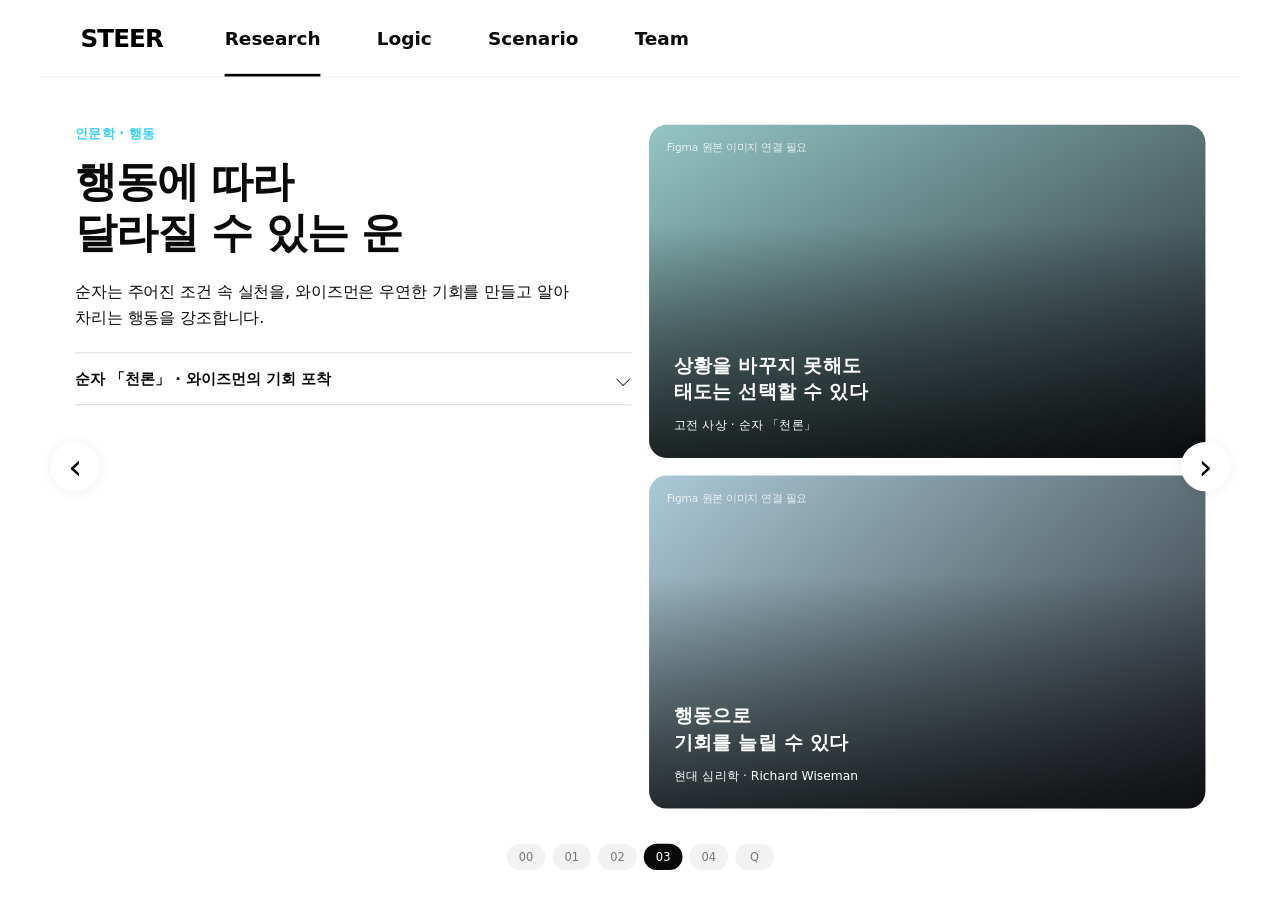
<file: research-redesign-r4-r5.html>
<!doctype html>
<html lang="ko"><head><meta charset="utf-8"><meta name="viewport" content="width=device-width,initial-scale=1,viewport-fit=cover"><title>Steer · Research redesign (R4/R5)</title>
<style>
:root{--ink:#0a0a0a;--line:#d6d6d6;--cyan:#35d1fb;--sky:#87e6ff}*{box-sizing:border-box}html,body{margin:0;height:100%;background:#fff;color:var(--ink);font-family:Pretendard,"Noto Sans KR",system-ui,sans-serif}button{font:inherit;cursor:pointer}button:focus-visible,summary:focus-visible{outline:3px solid var(--cyan);outline-offset:3px}#stage{width:1366px;height:1024px;position:absolute;left:0;top:0;transform-origin:0 0;background:#fff;overflow:hidden}.topbar{height:88px;border-bottom:1px solid #eee;display:flex;align-items:center;padding:0 40px;gap:64px}.brand{font-size:28px;font-weight:900;letter-spacing:-1px;border:0;background:none}.nav{display:flex;gap:64px;align-items:center;height:100%}.nav span{font-size:21px;font-weight:700}.nav .active{height:100%;display:flex;align-items:center;border-bottom:3px solid #000;padding-top:3px}#body-scroll{position:absolute;top:88px;bottom:87px;left:0;right:0;overflow-y:auto;scrollbar-width:thin;overscroll-behavior:contain}.screen{padding:54px 40px 40px;display:grid;grid-template-columns:633px 633px;column-gap:20px;min-height:835px}.label{font-size:15px;color:var(--cyan);font-weight:700;line-height:21px}.heading{font-size:48px;font-weight:750;letter-spacing:-1.44px;line-height:1.2;margin:15px 0 24px;white-space:pre-line}.intro{font-size:18px;line-height:29px;max-width:575px;margin:0 0 26px}.detail{width:633px;border-top:1px solid var(--line);border-bottom:1px solid var(--line)}summary{list-style:none;display:flex;justify-content:space-between;align-items:center;min-height:58px;gap:10px;font-size:17px;font-weight:700;cursor:pointer}summary::-webkit-details-marker{display:none}summary:after{content:"";width:10px;height:10px;border-right:1.5px solid;border-bottom:1.5px solid;transform:rotate(45deg);margin-right:4px;transition:transform .2s}.detail[open] summary:after{transform:rotate(225deg)}.detail-content{padding:0 34px 20px 44px;font-size:16px;line-height:1.75}.detail-content h3{font-size:17px;line-height:1.4;margin:19px 0 7px}.detail-content p{margin:0 0 12px}.cite{font-size:12px;color:#666}.right{display:flex;flex-direction:column;gap:20px}.imagecard{height:379px;position:relative;border-radius:20px;overflow:hidden;background:linear-gradient(150deg,#94c5c5,#536b6e 55%,#242a31);color:#fff}.imagecard.modern{background:linear-gradient(140deg,#abc9d7,#63757d 55%,#2f313b)}.imagecard:after{content:"";position:absolute;inset:0;background:linear-gradient(180deg,transparent 30%,rgba(0,0,0,.69))}.imagecard .cardwords{position:absolute;bottom:28px;left:28px;z-index:1}.imagecard strong{font-size:22px;line-height:30px;display:block;margin-bottom:12px}.imagecard small{font-size:14px}.asset-notice{position:absolute;top:18px;left:20px;font-size:12px;opacity:.8;z-index:1}.photo{height:408px;border-radius:20px;background:linear-gradient(135deg,#c4d5c7,#85a5b0);position:relative;overflow:hidden}.photo .photo-note{position:absolute;top:20px;left:22px;font-size:13px;color:#304348}.chip{position:absolute;border-radius:18px;background:#fff;padding:8px 14px;font-size:14px;display:flex;align-items:center;gap:7px;box-shadow:0 2px 9px #0002}.chip:before{content:"";width:8px;height:8px;border-radius:50%;background:var(--cyan)}.diagram{height:274px;border-radius:20px;background:#f2f2f2;padding:45px 35px;display:flex;flex-direction:column;align-items:center;justify-content:center;gap:34px}.diagram-row{display:flex;gap:20px;width:100%;justify-content:center}.diagram-node{border:1px solid #333;border-radius:8px;padding:15px 18px;background:white;text-align:center;flex:1;font-size:14px}.diagram-result{background:var(--sky);border:0;width:184px}.diagram-lines{width:68%;height:1px;background:#777;position:relative;margin:-17px auto -17px}.diagram-lines:after{content:"";position:absolute;width:1px;height:20px;background:#777;left:50%;top:0}.bottom{position:absolute;bottom:34px;left:50%;transform:translateX(-50%);display:flex;gap:8px}.page-button{width:44px;height:30px;border:0;border-radius:20px;background:#f2f2f2;color:#7a7a7a;font-size:13px}.page-button.active{background:#0a0a0a;color:#fff}.arrow{position:absolute;top:503px;width:56px;height:56px;border:0;background:#fff;border-radius:50%;box-shadow:0 1px 14px #0001;font-size:40px;line-height:30px;z-index:2}.arrow.prev{left:12px}.arrow.next{right:12px}#stage>footer{position:absolute;left:0;right:0;bottom:0;height:87px;background:white}.hidden{display:none!important}
</style></head><body><main id="stage"><header class="topbar"><button class="brand" aria-label="Steer">STEER</button><nav class="nav"><span class="active">Research</span><span>Logic</span><span>Scenario</span><span>Team</span></nav></header><div id="body-scroll">
<section class="screen" id="r4"><div><div class="label">인문학 · 행동</div><h1 class="heading">행동에 따라<br>달라질 수 있는 운</h1><p class="intro">순자는 주어진 조건 속 실천을, 와이즈먼은 우연한 기회를 만들고 알아차리는 행동을 강조합니다.</p><details class="detail"><summary>순자 「천론」 · 와이즈먼의 기회 포착</summary><div class="detail-content"><h3>두 관점을 함께 살펴본 이유</h3><p>운을 고정된 결과로만 이해하지 않고, 주어진 조건 속에서 사람이 할 수 있는 행동을 살펴보기 위해 두 관점을 함께 참고했습니다.</p><h3>순자 「천론」 · 자연과 인간의 역할</h3><p>자연의 질서는 사람의 바람과 별개로 이어진다고 보며, 하늘의 일과 사람이 해야 할 일을 구분합니다. 주어진 조건에 대한 인간의 대응과 실천에 초점을 둡니다.</p><h3>와이즈먼 · 우연한 기회의 확대</h3><p>와이즈먼은 스스로 운이 좋다고 여기는 사람들의 행동과 습관을 살폈습니다. 네 가지 원리 중 하나는 우연한 기회를 만들고, 알아차리고, 활용하는 것입니다.</p><p class="cite">출처 · 순자 「천론」 / Chinese Text Project · Richard Wiseman, The Luck Factor (2003)</p></div></details></div><div class="right"><article class="imagecard classic"><span class="asset-notice">Figma 원본 이미지 연결 필요</span><div class="cardwords"><strong>상황을 바꾸지 못해도<br>태도는 선택할 수 있다</strong><small>고전 사상 · 순자 「천론」</small></div></article><article class="imagecard modern"><span class="asset-notice">Figma 원본 이미지 연결 필요</span><div class="cardwords"><strong>행동으로<br>기회를 늘릴 수 있다</strong><small>현대 심리학 · Richard Wiseman</small></div></article></div></section>
<section class="screen hidden" id="r5"><div><div class="label">공간 경험</div><h1 class="heading">같은 장소에서도<br>행동에 따라 달라지는 경험</h1><p class="intro">장소의 의미를 이해하려면 공간의 특성뿐 아니라, 그곳에서 한 행동과 함께한 관계를 함께 살펴봐야 합니다.</p><details class="detail"><summary>공간 경험의 연구 배경</summary><div class="detail-content"><h3>연구가 살펴본 관계</h3><p>이 연구는 종교적 장소에서 장소 애착이 형성되는 방식을 다룹니다. 공간의 특성뿐 아니라 의례, 사물, 이야기, 방문을 통해 장소의 의미를 배우고 공유하는 과정에 주목합니다.</p><h3>일상 경험에 참고한 관점</h3><p>이 관점에서 장소의 속성과 함께, 그곳에서 하는 행동과 사람 사이의 관계를 살펴봤습니다. 오른쪽 활동은 일상에 적용해 본 예시이며, 산책이나 기록의 효과를 검증한 결과는 아닙니다.</p><p class="cite">출처 · Mazumdar &amp; Mazumdar (2004), Religion and place attachment: A study of sacred places, Journal of Environmental Psychology, 24(3), 385–397.</p></div></details></div><div class="right"><div class="photo"><span class="photo-note">Figma 원본 장소 사진 연결 필요</span><span class="chip" style="top:153px;left:40px">보기</span><span class="chip" style="top:216px;left:394px">걷기</span><span class="chip" style="top:250px;left:110px">머무르기</span><span class="chip" style="top:311px;left:372px">기록하기</span></div><div class="diagram"><div class="diagram-row"><div class="diagram-node">장소</div><div class="diagram-node">의례 · 행동</div><div class="diagram-node">함께한 사람</div></div><div class="diagram-lines"></div><div class="diagram-node diagram-result">장소 애착</div></div></div></section>
</div><button class="arrow prev" aria-label="이전 화면">‹</button><button class="arrow next" aria-label="다음 화면">›</button><footer><div class="bottom"><button class="page-button" data-page="00">00</button><button class="page-button" data-page="01">01</button><button class="page-button" data-page="02">02</button><button class="page-button active" data-page="03">03</button><button class="page-button" data-page="04">04</button><button class="page-button" data-page="Q">Q</button></div></footer></main><script>
const stage=document.getElementById('stage'),scroll=document.getElementById('body-scroll');let page=3;function size(){const s=Math.min(innerWidth/1366,innerHeight/1024);stage.style.transform='scale('+s+')';stage.style.left=(innerWidth-1366*s)/2+'px';stage.style.top=(innerHeight-1024*s)/2+'px'}function render(){document.getElementById('r4').classList.toggle('hidden',page!==3);document.getElementById('r5').classList.toggle('hidden',page!==4);document.querySelectorAll('.page-button').forEach(x=>x.classList.toggle('active',+x.dataset.page===page));scroll.scrollTop=0}function go(n){if(n<3||n>4)return;page=n;render()}document.querySelector('.prev').onclick=()=>go(page-1);document.querySelector('.next').onclick=()=>go(page+1);document.querySelectorAll('.page-button').forEach(x=>x.onclick=()=>go(+x.dataset.page));addEventListener('keydown',e=>{if(e.key==='ArrowLeft')go(page-1);if(e.key==='ArrowRight')go(page+1)});addEventListener('resize',size);size();render();
</script></body></html>
</file>
<file: assets/fonts/pretendard/pretendard.css>
@font-face {
	font-family: 'Pretendard';
	font-style: normal;
	font-display: swap;
	font-weight: 400;
	src: url(Pretendard-Regular.subset.0.woff2) format('woff2');
	unicode-range: U+f9ca-fa0b, U+ff03-ff05, U+ff07, U+ff0a-ff0b, U+ff0d-ff19, U+ff1b, U+ff1d, U+ff20-ff5b, U+ff5d, U+ffe0-ffe3, U+ffe5-ffe6;
}
@font-face {
	font-family: 'Pretendard';
	font-style: normal;
	font-display: swap;
	font-weight: 400;
	src: url(Pretendard-Regular.subset.1.woff2) format('woff2');
	unicode-range: U+d723-d728, U+d72a-d733, U+d735-d748, U+d74a-d74f, U+d752-d753, U+d755-d757, U+d75a-d75f, U+d762-d764, U+d766-d768, U+d76a-d76b, U+d76d-d76f, U+d771-d787, U+d789-d78b, U+d78d-d78f, U+d791-d797, U+d79a, U+d79c, U+d79e-d7a3, U+f900-f909, U+f90b-f92e;
}
@font-face {
	font-family: 'Pretendard';
	font-style: normal;
	font-display: swap;
	font-weight: 400;
	src: url(Pretendard-Regular.subset.2.woff2) format('woff2');
	unicode-range: U+d679-d68b, U+d68e-d69e, U+d6a0, U+d6a2-d6a7, U+d6a9-d6c3, U+d6c6-d6c7, U+d6c9-d6cb, U+d6cd-d6d3, U+d6d5-d6d6, U+d6d8-d6e3, U+d6e5-d6e7, U+d6e9-d6fb, U+d6fd-d717, U+d719-d71f, U+d721-d722;
}
@font-face {
	font-family: 'Pretendard';
	font-style: normal;
	font-display: swap;
	font-weight: 400;
	src: url(Pretendard-Regular.subset.3.woff2) format('woff2');
	unicode-range: U+d5bc-d5c7, U+d5ca-d5cb, U+d5cd-d5cf, U+d5d1-d5d7, U+d5d9-d5da, U+d5dc, U+d5de-d5e3, U+d5e6-d5e7, U+d5e9-d5eb, U+d5ed-d5f6, U+d5f8, U+d5fa-d5ff, U+d602-d603, U+d605-d607, U+d609-d60f, U+d612-d613, U+d616-d61b, U+d61d-d637, U+d63a-d63b, U+d63d-d63f, U+d641-d647, U+d64a-d64c, U+d64e-d653, U+d656-d657, U+d659-d65b, U+d65d-d666, U+d668, U+d66a-d678;
}
@font-face {
	font-family: 'Pretendard';
	font-style: normal;
	font-display: swap;
	font-weight: 400;
	src: url(Pretendard-Regular.subset.4.woff2) format('woff2');
	unicode-range: U+d507, U+d509-d50b, U+d50d-d513, U+d515-d53b, U+d53e-d53f, U+d541-d543, U+d545-d54c, U+d54e, U+d550, U+d552-d557, U+d55a-d55b, U+d55d-d55f, U+d561-d564, U+d566-d567, U+d56a, U+d56c, U+d56e-d573, U+d576-d577, U+d579-d583, U+d585-d586, U+d58a-d5a4, U+d5a6-d5bb;
}
@font-face {
	font-family: 'Pretendard';
	font-style: normal;
	font-display: swap;
	font-weight: 400;
	src: url(Pretendard-Regular.subset.5.woff2) format('woff2');
	unicode-range: U+d464-d477, U+d47a-d47b, U+d47d-d47f, U+d481-d487, U+d489-d48a, U+d48c, U+d48e-d4e7, U+d4e9-d503, U+d505-d506;
}
@font-face {
	font-family: 'Pretendard';
	font-style: normal;
	font-display: swap;
	font-weight: 400;
	src: url(Pretendard-Regular.subset.6.woff2) format('woff2');
	unicode-range: U+d3bf-d3c7, U+d3ca-d3cf, U+d3d1-d3eb, U+d3ee-d3ef, U+d3f1-d3f3, U+d3f5-d3fb, U+d3fd-d400, U+d402-d45b, U+d45d-d463;
}
@font-face {
	font-family: 'Pretendard';
	font-style: normal;
	font-display: swap;
	font-weight: 400;
	src: url(Pretendard-Regular.subset.7.woff2) format('woff2');
	unicode-range: U+d2ff, U+d302-d304, U+d306-d30b, U+d30f, U+d311-d313, U+d315-d31b, U+d31e, U+d322-d324, U+d326-d327, U+d32a-d32b, U+d32d-d32f, U+d331-d337, U+d339-d33c, U+d33e-d37b, U+d37e-d37f, U+d381-d383, U+d385-d38b, U+d38e-d390, U+d392-d397, U+d39a-d39b, U+d39d-d39f, U+d3a1-d3a7, U+d3a9-d3aa, U+d3ac, U+d3ae-d3b3, U+d3b5-d3b7, U+d3b9-d3bb, U+d3bd-d3be;
}
@font-face {
	font-family: 'Pretendard';
	font-style: normal;
	font-display: swap;
	font-weight: 400;
	src: url(Pretendard-Regular.subset.8.woff2) format('woff2');
	unicode-range: U+d257-d27f, U+d281-d29b, U+d29d-d29f, U+d2a1-d2ab, U+d2ad-d2b7, U+d2ba-d2bb, U+d2bd-d2bf, U+d2c1-d2c7, U+d2c9-d2ef, U+d2f2-d2f3, U+d2f5-d2f7, U+d2f9-d2fe;
}
@font-face {
	font-family: 'Pretendard';
	font-style: normal;
	font-display: swap;
	font-weight: 400;
	src: url(Pretendard-Regular.subset.9.woff2) format('woff2');
	unicode-range: U+d1b4, U+d1b6-d1f3, U+d1f5-d22b, U+d22e-d22f, U+d231-d233, U+d235-d23b, U+d23d-d240, U+d242-d256;
}
@font-face {
	font-family: 'Pretendard';
	font-style: normal;
	font-display: swap;
	font-weight: 400;
	src: url(Pretendard-Regular.subset.10.woff2) format('woff2');
	unicode-range: U+d105-d12f, U+d132-d133, U+d135-d137, U+d139-d13f, U+d141-d142, U+d144, U+d146-d14b, U+d14e-d14f, U+d151-d153, U+d155-d15b, U+d15e-d187, U+d189-d19f, U+d1a2-d1a3, U+d1a5-d1a7, U+d1a9-d1af, U+d1b2-d1b3;
}
@font-face {
	font-family: 'Pretendard';
	font-style: normal;
	font-display: swap;
	font-weight: 400;
	src: url(Pretendard-Regular.subset.11.woff2) format('woff2');
	unicode-range: U+d04b-d04f, U+d051-d057, U+d059-d06b, U+d06d-d06f, U+d071-d073, U+d075-d07b, U+d07e-d0a3, U+d0a6-d0a7, U+d0a9-d0ab, U+d0ad-d0b3, U+d0b6, U+d0b8, U+d0ba-d0bf, U+d0c2-d0c3, U+d0c5-d0c7, U+d0c9-d0cf, U+d0d2, U+d0d6-d0db, U+d0de-d0df, U+d0e1-d0e3, U+d0e5-d0eb, U+d0ee-d0f0, U+d0f2-d104;
}
@font-face {
	font-family: 'Pretendard';
	font-style: normal;
	font-display: swap;
	font-weight: 400;
	src: url(Pretendard-Regular.subset.12.woff2) format('woff2');
	unicode-range: U+cfa2-cfc3, U+cfc5-cfdf, U+cfe2-cfe3, U+cfe5-cfe7, U+cfe9-cff4, U+cff6-cffb, U+cffd-cfff, U+d001-d003, U+d005-d017, U+d019-d033, U+d036-d037, U+d039-d03b, U+d03d-d04a;
}
@font-face {
	font-family: 'Pretendard';
	font-style: normal;
	font-display: swap;
	font-weight: 400;
	src: url(Pretendard-Regular.subset.13.woff2) format('woff2');
	unicode-range: U+cef0-cef3, U+cef6, U+cef9-ceff, U+cf01-cf03, U+cf05-cf07, U+cf09-cf0f, U+cf11-cf12, U+cf14-cf1b, U+cf1d-cf1f, U+cf21-cf2f, U+cf31-cf53, U+cf56-cf57, U+cf59-cf5b, U+cf5d-cf63, U+cf66, U+cf68, U+cf6a-cf6f, U+cf71-cf84, U+cf86-cf8b, U+cf8d-cfa1;
}
@font-face {
	font-family: 'Pretendard';
	font-style: normal;
	font-display: swap;
	font-weight: 400;
	src: url(Pretendard-Regular.subset.14.woff2) format('woff2');
	unicode-range: U+ce3c-ce57, U+ce5a-ce5b, U+ce5d-ce5f, U+ce61-ce67, U+ce6a, U+ce6c, U+ce6e-ce73, U+ce76-ce77, U+ce79-ce7b, U+ce7d-ce83, U+ce85-ce88, U+ce8a-ce8f, U+ce91-ce93, U+ce95-ce97, U+ce99-ce9f, U+cea2, U+cea4-ceab, U+cead-cee3, U+cee6-cee7, U+cee9-ceeb, U+ceed-ceef;
}
@font-face {
	font-family: 'Pretendard';
	font-style: normal;
	font-display: swap;
	font-weight: 400;
	src: url(Pretendard-Regular.subset.15.woff2) format('woff2');
	unicode-range: U+cd92-cd93, U+cd96-cd97, U+cd99-cd9b, U+cd9d-cda3, U+cda6-cda8, U+cdaa-cdaf, U+cdb1-cdc3, U+cdc5-cdcb, U+cdcd-cde7, U+cde9-ce03, U+ce05-ce1f, U+ce22-ce34, U+ce36-ce3b;
}
@font-face {
	font-family: 'Pretendard';
	font-style: normal;
	font-display: swap;
	font-weight: 400;
	src: url(Pretendard-Regular.subset.16.woff2) format('woff2');
	unicode-range: U+ccef-cd07, U+cd0a-cd0b, U+cd0d-cd1a, U+cd1c, U+cd1e-cd2b, U+cd2d-cd5b, U+cd5d-cd77, U+cd79-cd91;
}
@font-face {
	font-family: 'Pretendard';
	font-style: normal;
	font-display: swap;
	font-weight: 400;
	src: url(Pretendard-Regular.subset.17.woff2) format('woff2');
	unicode-range: U+cc3f-cc43, U+cc46-cc47, U+cc49-cc4b, U+cc4d-cc53, U+cc55-cc58, U+cc5a-cc5f, U+cc61-cc97, U+cc9a-cc9b, U+cc9d-cc9f, U+cca1-cca7, U+ccaa, U+ccac, U+ccae-ccb3, U+ccb6-ccb7, U+ccb9-ccbb, U+ccbd-cccf, U+ccd1-cce3, U+cce5-ccee;
}
@font-face {
	font-family: 'Pretendard';
	font-style: normal;
	font-display: swap;
	font-weight: 400;
	src: url(Pretendard-Regular.subset.18.woff2) format('woff2');
	unicode-range: U+cb91-cbd3, U+cbd5-cbe3, U+cbe5-cc0b, U+cc0e-cc0f, U+cc11-cc13, U+cc15-cc1b, U+cc1d-cc20, U+cc23-cc27, U+cc2a-cc2b, U+cc2d, U+cc2f, U+cc31-cc37, U+cc3a, U+cc3c;
}
@font-face {
	font-family: 'Pretendard';
	font-style: normal;
	font-display: swap;
	font-weight: 400;
	src: url(Pretendard-Regular.subset.19.woff2) format('woff2');
	unicode-range: U+caf4-cb47, U+cb4a-cb90;
}
@font-face {
	font-family: 'Pretendard';
	font-style: normal;
	font-display: swap;
	font-weight: 400;
	src: url(Pretendard-Regular.subset.20.woff2) format('woff2');
	unicode-range: U+ca4a-ca4b, U+ca4e-ca4f, U+ca51-ca53, U+ca55-ca5b, U+ca5d-ca60, U+ca62-ca83, U+ca85-cabb, U+cabe-cabf, U+cac1-cac3, U+cac5-cacb, U+cacd-cad0, U+cad2, U+cad4-cad8, U+cada-caf3;
}
@font-face {
	font-family: 'Pretendard';
	font-style: normal;
	font-display: swap;
	font-weight: 400;
	src: url(Pretendard-Regular.subset.21.woff2) format('woff2');
	unicode-range: U+c996-c997, U+c99a-c99c, U+c99e-c9bf, U+c9c2-c9c3, U+c9c5-c9c7, U+c9c9-c9cf, U+c9d2, U+c9d4, U+c9d7-c9d8, U+c9db, U+c9de-c9df, U+c9e1-c9e3, U+c9e5-c9e6, U+c9e8-c9eb, U+c9ee-c9f0, U+c9f2-c9f7, U+c9f9-ca0b, U+ca0d-ca28, U+ca2a-ca49;
}
@font-face {
	font-family: 'Pretendard';
	font-style: normal;
	font-display: swap;
	font-weight: 400;
	src: url(Pretendard-Regular.subset.22.woff2) format('woff2');
	unicode-range: U+c8e9-c8f4, U+c8f6-c8fb, U+c8fe-c8ff, U+c901-c903, U+c905-c90b, U+c90e-c910, U+c912-c917, U+c919-c92b, U+c92d-c94f, U+c951-c953, U+c955-c96b, U+c96d-c973, U+c975-c987, U+c98a-c98b, U+c98d-c98f, U+c991-c995;
}
@font-face {
	font-family: 'Pretendard';
	font-style: normal;
	font-display: swap;
	font-weight: 400;
	src: url(Pretendard-Regular.subset.23.woff2) format('woff2');
	unicode-range: U+c841-c84b, U+c84d-c86f, U+c872-c873, U+c875-c877, U+c879-c87f, U+c882-c884, U+c887-c88a, U+c88d-c8c3, U+c8c5-c8df, U+c8e1-c8e8;
}
@font-face {
	font-family: 'Pretendard';
	font-style: normal;
	font-display: swap;
	font-weight: 400;
	src: url(Pretendard-Regular.subset.24.woff2) format('woff2');
	unicode-range: U+c779-c77b, U+c77e-c782, U+c786, U+c78b, U+c78d, U+c78f, U+c792-c793, U+c795, U+c797, U+c799-c79f, U+c7a2, U+c7a7-c7ab, U+c7ae-c7bb, U+c7bd-c7c0, U+c7c2-c7c7, U+c7c9-c7dc, U+c7de-c7ff, U+c802-c803, U+c805-c807, U+c809, U+c80b-c80f, U+c812, U+c814, U+c817-c81b, U+c81e-c81f, U+c821-c823, U+c825-c82e, U+c830-c837, U+c839-c83b, U+c83d-c840;
}
@font-face {
	font-family: 'Pretendard';
	font-style: normal;
	font-display: swap;
	font-weight: 400;
	src: url(Pretendard-Regular.subset.25.woff2) format('woff2');
	unicode-range: U+c6bb-c6bf, U+c6c2, U+c6c4, U+c6c6-c6cb, U+c6ce-c6cf, U+c6d1-c6d3, U+c6d5-c6db, U+c6dd-c6df, U+c6e1-c6e7, U+c6e9-c6eb, U+c6ed-c6ef, U+c6f1-c6f8, U+c6fa-c703, U+c705-c707, U+c709-c70b, U+c70d-c716, U+c718, U+c71a-c71f, U+c722-c723, U+c725-c727, U+c729-c734, U+c736-c73b, U+c73e-c73f, U+c741-c743, U+c745-c74b, U+c74e-c750, U+c752-c757, U+c759-c773, U+c776-c777;
}
@font-face {
	font-family: 'Pretendard';
	font-style: normal;
	font-display: swap;
	font-weight: 400;
	src: url(Pretendard-Regular.subset.26.woff2) format('woff2');
	unicode-range: U+c5f5-c5fb, U+c5fe, U+c602-c605, U+c607, U+c609-c60f, U+c611-c61a, U+c61c-c623, U+c626-c627, U+c629-c62b, U+c62d, U+c62f-c632, U+c636, U+c638, U+c63a-c63f, U+c642-c643, U+c645-c647, U+c649-c652, U+c656-c65b, U+c65d-c65f, U+c661-c663, U+c665-c677, U+c679-c67b, U+c67d-c693, U+c696-c697, U+c699-c69b, U+c69d-c6a3, U+c6a6, U+c6a8, U+c6aa-c6af, U+c6b2-c6b3, U+c6b5-c6b7, U+c6b9-c6ba;
}
@font-face {
	font-family: 'Pretendard';
	font-style: normal;
	font-display: swap;
	font-weight: 400;
	src: url(Pretendard-Regular.subset.27.woff2) format('woff2');
	unicode-range: U+c517-c527, U+c52a-c52b, U+c52d-c52f, U+c531-c538, U+c53a, U+c53c, U+c53e-c543, U+c546-c547, U+c54b, U+c54d-c552, U+c556, U+c55a-c55b, U+c55d, U+c55f, U+c562-c563, U+c565-c567, U+c569-c56f, U+c572, U+c574, U+c576-c57b, U+c57e-c57f, U+c581-c583, U+c585-c586, U+c588-c58b, U+c58e, U+c590, U+c592-c596, U+c599-c5b3, U+c5b6-c5b7, U+c5ba, U+c5be-c5c3, U+c5ca-c5cb, U+c5cd, U+c5cf, U+c5d2-c5d3, U+c5d5-c5d7, U+c5d9-c5df, U+c5e1-c5e2, U+c5e4, U+c5e6-c5eb, U+c5ef, U+c5f1-c5f3;
}
@font-face {
	font-family: 'Pretendard';
	font-style: normal;
	font-display: swap;
	font-weight: 400;
	src: url(Pretendard-Regular.subset.28.woff2) format('woff2');
	unicode-range: U+c475-c4ef, U+c4f2-c4f3, U+c4f5-c4f7, U+c4f9-c4ff, U+c502-c50b, U+c50d-c516;
}
@font-face {
	font-family: 'Pretendard';
	font-style: normal;
	font-display: swap;
	font-weight: 400;
	src: url(Pretendard-Regular.subset.29.woff2) format('woff2');
	unicode-range: U+c3d0-c3d7, U+c3da-c3db, U+c3dd-c3de, U+c3e1-c3ec, U+c3ee-c3f3, U+c3f5-c42b, U+c42d-c463, U+c466-c474;
}
@font-face {
	font-family: 'Pretendard';
	font-style: normal;
	font-display: swap;
	font-weight: 400;
	src: url(Pretendard-Regular.subset.30.woff2) format('woff2');
	unicode-range: U+c32b-c367, U+c36a-c36b, U+c36d-c36f, U+c371-c377, U+c37a-c37b, U+c37e-c383, U+c385-c387, U+c389-c3cf;
}
@font-face {
	font-family: 'Pretendard';
	font-style: normal;
	font-display: swap;
	font-weight: 400;
	src: url(Pretendard-Regular.subset.31.woff2) format('woff2');
	unicode-range: U+c26a-c26b, U+c26d-c26f, U+c271-c273, U+c275-c27b, U+c27e-c287, U+c289-c28f, U+c291-c297, U+c299-c29a, U+c29c-c2a3, U+c2a5-c2a7, U+c2a9-c2ab, U+c2ad-c2b3, U+c2b6, U+c2b8, U+c2ba-c2bb, U+c2bd-c2db, U+c2de-c2df, U+c2e1-c2e2, U+c2e5-c2ea, U+c2ee, U+c2f0, U+c2f2-c2f5, U+c2f7, U+c2fa-c2fb, U+c2fd-c2ff, U+c301-c307, U+c309-c30c, U+c30e-c312, U+c315-c323, U+c325-c328, U+c32a;
}
@font-face {
	font-family: 'Pretendard';
	font-style: normal;
	font-display: swap;
	font-weight: 400;
	src: url(Pretendard-Regular.subset.32.woff2) format('woff2');
	unicode-range: U+c1bc-c1c3, U+c1c5-c1df, U+c1e1-c1fb, U+c1fd-c203, U+c205-c20c, U+c20e, U+c210-c217, U+c21a-c21b, U+c21d-c21e, U+c221-c227, U+c229-c22a, U+c22c, U+c22e, U+c230, U+c233-c24f, U+c251-c257, U+c259-c269;
}
@font-face {
	font-family: 'Pretendard';
	font-style: normal;
	font-display: swap;
	font-weight: 400;
	src: url(Pretendard-Regular.subset.33.woff2) format('woff2');
	unicode-range: U+c101-c11b, U+c11f, U+c121-c123, U+c125-c12b, U+c12e, U+c132-c137, U+c13a-c13b, U+c13d-c13f, U+c141-c147, U+c14a, U+c14c-c153, U+c155-c157, U+c159-c15b, U+c15d-c166, U+c169-c16f, U+c171-c177, U+c179-c18b, U+c18e-c18f, U+c191-c193, U+c195-c19b, U+c19d-c19e, U+c1a0, U+c1a2-c1a4, U+c1a6-c1bb;
}
@font-face {
	font-family: 'Pretendard';
	font-style: normal;
	font-display: swap;
	font-weight: 400;
	src: url(Pretendard-Regular.subset.34.woff2) format('woff2');
	unicode-range: U+c049-c057, U+c059-c05b, U+c05d-c05f, U+c061-c067, U+c069-c08f, U+c091-c0ab, U+c0ae-c0af, U+c0b1-c0b3, U+c0b5, U+c0b7-c0bb, U+c0be, U+c0c2-c0c7, U+c0ca-c0cb, U+c0cd-c0cf, U+c0d1-c0d7, U+c0d9-c0da, U+c0dc, U+c0de-c0e3, U+c0e5-c0eb, U+c0ed-c0f3, U+c0f6, U+c0f8, U+c0fa-c0ff;
}
@font-face {
	font-family: 'Pretendard';
	font-style: normal;
	font-display: swap;
	font-weight: 400;
	src: url(Pretendard-Regular.subset.35.woff2) format('woff2');
	unicode-range: U+bfa7-bfaf, U+bfb1-bfc4, U+bfc6-bfcb, U+bfce-bfcf, U+bfd1-bfd3, U+bfd5-bfdb, U+bfdd-c048;
}
@font-face {
	font-family: 'Pretendard';
	font-style: normal;
	font-display: swap;
	font-weight: 400;
	src: url(Pretendard-Regular.subset.36.woff2) format('woff2');
	unicode-range: U+bf07, U+bf09-bf3f, U+bf41-bf4f, U+bf52-bf54, U+bf56-bfa6;
}
@font-face {
	font-family: 'Pretendard';
	font-style: normal;
	font-display: swap;
	font-weight: 400;
	src: url(Pretendard-Regular.subset.37.woff2) format('woff2');
	unicode-range: U+be56, U+be58, U+be5c-be5f, U+be62-be63, U+be65-be67, U+be69-be74, U+be76-be7b, U+be7e-be7f, U+be81-be8e, U+be90, U+be92-bea7, U+bea9-becf, U+bed2-bed3, U+bed5-bed6, U+bed9-bee3, U+bee6-bf06;
}
@font-face {
	font-family: 'Pretendard';
	font-style: normal;
	font-display: swap;
	font-weight: 400;
	src: url(Pretendard-Regular.subset.38.woff2) format('woff2');
	unicode-range: U+bdb0-bdd3, U+bdd5-bdef, U+bdf1-be0b, U+be0d-be0f, U+be11-be13, U+be15-be43, U+be46-be47, U+be49-be4b, U+be4d-be53;
}
@font-face {
	font-family: 'Pretendard';
	font-style: normal;
	font-display: swap;
	font-weight: 400;
	src: url(Pretendard-Regular.subset.39.woff2) format('woff2');
	unicode-range: U+bd03, U+bd06, U+bd08, U+bd0a-bd0f, U+bd11-bd22, U+bd25-bd47, U+bd49-bd58, U+bd5a-bd7f, U+bd82-bd83, U+bd85-bd87, U+bd8a-bd8f, U+bd91-bd92, U+bd94, U+bd96-bd98, U+bd9a-bdaf;
}
@font-face {
	font-family: 'Pretendard';
	font-style: normal;
	font-display: swap;
	font-weight: 400;
	src: url(Pretendard-Regular.subset.40.woff2) format('woff2');
	unicode-range: U+bc4e-bc83, U+bc86-bc87, U+bc89-bc8b, U+bc8d-bc93, U+bc96, U+bc98, U+bc9b-bc9f, U+bca2-bca3, U+bca5-bca7, U+bca9-bcb2, U+bcb4-bcbb, U+bcbe-bcbf, U+bcc1-bcc3, U+bcc5-bccc, U+bcce-bcd0, U+bcd2-bcd4, U+bcd6-bcf3, U+bcf7, U+bcf9-bcfb, U+bcfd-bd02;
}
@font-face {
	font-family: 'Pretendard';
	font-style: normal;
	font-display: swap;
	font-weight: 400;
	src: url(Pretendard-Regular.subset.41.woff2) format('woff2');
	unicode-range: U+bb90-bba3, U+bba5-bbab, U+bbad-bbbf, U+bbc1-bbf7, U+bbfa-bbfb, U+bbfd-bbfe, U+bc01-bc07, U+bc09-bc0a, U+bc0e, U+bc10, U+bc12-bc13, U+bc17, U+bc19-bc1a, U+bc1e, U+bc20-bc23, U+bc26, U+bc28, U+bc2a-bc2c, U+bc2e-bc2f, U+bc32-bc33, U+bc35-bc37, U+bc39-bc3f, U+bc41-bc42, U+bc44, U+bc46-bc48, U+bc4a-bc4d;
}
@font-face {
	font-family: 'Pretendard';
	font-style: normal;
	font-display: swap;
	font-weight: 400;
	src: url(Pretendard-Regular.subset.42.woff2) format('woff2');
	unicode-range: U+bae6-bafb, U+bafd-bb17, U+bb19-bb33, U+bb37, U+bb39-bb3a, U+bb3d-bb43, U+bb45-bb46, U+bb48, U+bb4a-bb4f, U+bb51-bb53, U+bb55-bb57, U+bb59-bb62, U+bb64-bb8f;
}
@font-face {
	font-family: 'Pretendard';
	font-style: normal;
	font-display: swap;
	font-weight: 400;
	src: url(Pretendard-Regular.subset.43.woff2) format('woff2');
	unicode-range: U+ba30-ba37, U+ba3a-ba3b, U+ba3d-ba3f, U+ba41-ba47, U+ba49-ba4a, U+ba4c, U+ba4e-ba53, U+ba56-ba57, U+ba59-ba5b, U+ba5d-ba63, U+ba65-ba66, U+ba68-ba6f, U+ba71-ba73, U+ba75-ba77, U+ba79-ba84, U+ba86, U+ba88-baa7, U+baaa, U+baad-baaf, U+bab1-bab7, U+baba, U+babc, U+babe-bae5;
}
@font-face {
	font-family: 'Pretendard';
	font-style: normal;
	font-display: swap;
	font-weight: 400;
	src: url(Pretendard-Regular.subset.44.woff2) format('woff2');
	unicode-range: U+b96e-b973, U+b976-b977, U+b979-b97b, U+b97d-b983, U+b986, U+b988, U+b98a-b98d, U+b98f-b9ab, U+b9ae-b9af, U+b9b1-b9b3, U+b9b5-b9bb, U+b9be, U+b9c0, U+b9c2-b9c7, U+b9ca-b9cb, U+b9cd, U+b9d2-b9d7, U+b9da, U+b9dc, U+b9df-b9e0, U+b9e2, U+b9e6-b9e7, U+b9e9-b9f3, U+b9f6, U+b9f8, U+b9fb-ba2f;
}
@font-face {
	font-family: 'Pretendard';
	font-style: normal;
	font-display: swap;
	font-weight: 400;
	src: url(Pretendard-Regular.subset.45.woff2) format('woff2');
	unicode-range: U+b8bf-b8cb, U+b8cd-b8e0, U+b8e2-b8e7, U+b8ea-b8eb, U+b8ed-b8ef, U+b8f1-b8f7, U+b8fa, U+b8fc, U+b8fe-b903, U+b905-b917, U+b919-b91f, U+b921-b93b, U+b93d-b957, U+b95a-b95b, U+b95d-b95f, U+b961-b967, U+b969-b96c;
}
@font-face {
	font-family: 'Pretendard';
	font-style: normal;
	font-display: swap;
	font-weight: 400;
	src: url(Pretendard-Regular.subset.46.woff2) format('woff2');
	unicode-range: U+b80d-b80f, U+b811-b817, U+b81a, U+b81c-b823, U+b826-b827, U+b829-b82b, U+b82d-b833, U+b836, U+b83a-b83f, U+b841-b85b, U+b85e-b85f, U+b861-b863, U+b865-b86b, U+b86e, U+b870, U+b872-b8af, U+b8b1-b8be;
}
@font-face {
	font-family: 'Pretendard';
	font-style: normal;
	font-display: swap;
	font-weight: 400;
	src: url(Pretendard-Regular.subset.47.woff2) format('woff2');
	unicode-range: U+b74d-b75f, U+b761-b763, U+b765-b774, U+b776-b77b, U+b77e-b77f, U+b781-b783, U+b785-b78b, U+b78e, U+b792-b796, U+b79a-b79b, U+b79d-b7a7, U+b7aa, U+b7ae-b7b3, U+b7b6-b7c8, U+b7ca-b7eb, U+b7ee-b7ef, U+b7f1-b7f3, U+b7f5-b7fb, U+b7fe, U+b802-b806, U+b80a-b80b;
}
@font-face {
	font-family: 'Pretendard';
	font-style: normal;
	font-display: swap;
	font-weight: 400;
	src: url(Pretendard-Regular.subset.48.woff2) format('woff2');
	unicode-range: U+b6a7-b6aa, U+b6ac-b6b0, U+b6b2-b6ef, U+b6f1-b727, U+b72a-b72b, U+b72d-b72e, U+b731-b737, U+b739-b73a, U+b73c-b743, U+b745-b74c;
}
@font-face {
	font-family: 'Pretendard';
	font-style: normal;
	font-display: swap;
	font-weight: 400;
	src: url(Pretendard-Regular.subset.49.woff2) format('woff2');
	unicode-range: U+b605-b60f, U+b612-b617, U+b619-b624, U+b626-b69b, U+b69e-b6a3, U+b6a5-b6a6;
}
@font-face {
	font-family: 'Pretendard';
	font-style: normal;
	font-display: swap;
	font-weight: 400;
	src: url(Pretendard-Regular.subset.50.woff2) format('woff2');
	unicode-range: U+b55f, U+b562-b583, U+b585-b59f, U+b5a2-b5a3, U+b5a5-b5a7, U+b5a9-b5b2, U+b5b5-b5ba, U+b5bd-b604;
}
@font-face {
	font-family: 'Pretendard';
	font-style: normal;
	font-display: swap;
	font-weight: 400;
	src: url(Pretendard-Regular.subset.51.woff2) format('woff2');
	unicode-range: U+b4a5-b4b6, U+b4b8-b4bf, U+b4c1-b4c7, U+b4c9-b4db, U+b4de-b4df, U+b4e1-b4e2, U+b4e5-b4eb, U+b4ee, U+b4f0, U+b4f2-b513, U+b516-b517, U+b519-b51a, U+b51d-b523, U+b526, U+b528, U+b52b-b52f, U+b532-b533, U+b535-b537, U+b539-b53f, U+b541-b544, U+b546-b54b, U+b54d-b54f, U+b551-b55b, U+b55d-b55e;
}
@font-face {
	font-family: 'Pretendard';
	font-style: normal;
	font-display: swap;
	font-weight: 400;
	src: url(Pretendard-Regular.subset.52.woff2) format('woff2');
	unicode-range: U+b3f8-b3fb, U+b3fd-b40f, U+b411-b417, U+b419-b41b, U+b41d-b41f, U+b421-b427, U+b42a-b42b, U+b42d-b44f, U+b452-b453, U+b455-b457, U+b459-b45f, U+b462-b464, U+b466-b46b, U+b46d-b47f, U+b481-b4a3;
}
@font-face {
	font-family: 'Pretendard';
	font-style: normal;
	font-display: swap;
	font-weight: 400;
	src: url(Pretendard-Regular.subset.53.woff2) format('woff2');
	unicode-range: U+b342-b353, U+b356-b357, U+b359-b35b, U+b35d-b35e, U+b360-b363, U+b366, U+b368, U+b36a-b36d, U+b36f, U+b372-b373, U+b375-b377, U+b379-b37f, U+b381-b382, U+b384, U+b386-b38b, U+b38d-b3c3, U+b3c6-b3c7, U+b3c9-b3ca, U+b3cd-b3d3, U+b3d6, U+b3d8, U+b3da-b3f7;
}
@font-face {
	font-family: 'Pretendard';
	font-style: normal;
	font-display: swap;
	font-weight: 400;
	src: url(Pretendard-Regular.subset.54.woff2) format('woff2');
	unicode-range: U+b27c-b283, U+b285-b28f, U+b292-b293, U+b295-b297, U+b29a-b29f, U+b2a1-b2a4, U+b2a7-b2a9, U+b2ab, U+b2ad-b2c7, U+b2ca-b2cb, U+b2cd-b2cf, U+b2d1-b2d7, U+b2da, U+b2dc, U+b2de-b2e3, U+b2e7, U+b2e9-b2ea, U+b2ef-b2f3, U+b2f6, U+b2f8, U+b2fa-b2fb, U+b2fd-b2fe, U+b302-b303, U+b305-b307, U+b309-b30f, U+b312, U+b316-b31b, U+b31d-b341;
}
@font-face {
	font-family: 'Pretendard';
	font-style: normal;
	font-display: swap;
	font-weight: 400;
	src: url(Pretendard-Regular.subset.55.woff2) format('woff2');
	unicode-range: U+b1d6-b1e7, U+b1e9-b1fc, U+b1fe-b203, U+b206-b207, U+b209-b20b, U+b20d-b213, U+b216-b21f, U+b221-b257, U+b259-b273, U+b275-b27b;
}
@font-face {
	font-family: 'Pretendard';
	font-style: normal;
	font-display: swap;
	font-weight: 400;
	src: url(Pretendard-Regular.subset.56.woff2) format('woff2');
	unicode-range: U+b120-b122, U+b126-b127, U+b129-b12b, U+b12d-b133, U+b136, U+b138, U+b13a-b13f, U+b142-b143, U+b145-b14f, U+b151-b153, U+b156-b157, U+b159-b177, U+b17a-b17b, U+b17d-b17f, U+b181-b187, U+b189-b18c, U+b18e-b191, U+b195-b1a7, U+b1a9-b1cb, U+b1cd-b1d5;
}
@font-face {
	font-family: 'Pretendard';
	font-style: normal;
	font-display: swap;
	font-weight: 400;
	src: url(Pretendard-Regular.subset.57.woff2) format('woff2');
	unicode-range: U+b05f-b07b, U+b07e-b07f, U+b081-b083, U+b085-b08b, U+b08d-b097, U+b09b, U+b09d-b09f, U+b0a2-b0a7, U+b0aa, U+b0b0, U+b0b2, U+b0b6-b0b7, U+b0b9-b0bb, U+b0bd-b0c3, U+b0c6-b0c7, U+b0ca-b0cf, U+b0d1-b0df, U+b0e1-b0e4, U+b0e6-b107, U+b10a-b10b, U+b10d-b10f, U+b111-b112, U+b114-b117, U+b119-b11a, U+b11c-b11f;
}
@font-face {
	font-family: 'Pretendard';
	font-style: normal;
	font-display: swap;
	font-weight: 400;
	src: url(Pretendard-Regular.subset.58.woff2) format('woff2');
	unicode-range: U+afac-afb7, U+afba-afbb, U+afbd-afbf, U+afc1-afc6, U+afca-afcc, U+afce-afd3, U+afd5-afe7, U+afe9-afef, U+aff1-b00b, U+b00d-b00f, U+b011-b013, U+b015-b01b, U+b01d-b027, U+b029-b043, U+b045-b047, U+b049, U+b04b, U+b04d-b052, U+b055-b056, U+b058-b05c, U+b05e;
}
@font-face {
	font-family: 'Pretendard';
	font-style: normal;
	font-display: swap;
	font-weight: 400;
	src: url(Pretendard-Regular.subset.59.woff2) format('woff2');
	unicode-range: U+af03-af07, U+af09-af2b, U+af2e-af33, U+af35-af3b, U+af3e-af40, U+af44-af47, U+af4a-af5c, U+af5e-af63, U+af65-af7f, U+af81-afab;
}
@font-face {
	font-family: 'Pretendard';
	font-style: normal;
	font-display: swap;
	font-weight: 400;
	src: url(Pretendard-Regular.subset.60.woff2) format('woff2');
	unicode-range: U+ae56-ae5b, U+ae5e-ae60, U+ae62-ae64, U+ae66-ae67, U+ae69-ae6b, U+ae6d-ae83, U+ae85-aebb, U+aebf, U+aec1-aec3, U+aec5-aecb, U+aece, U+aed0, U+aed2-aed7, U+aed9-aef3, U+aef5-af02;
}
@font-face {
	font-family: 'Pretendard';
	font-style: normal;
	font-display: swap;
	font-weight: 400;
	src: url(Pretendard-Regular.subset.61.woff2) format('woff2');
	unicode-range: U+ad9c-ada3, U+ada5-adbf, U+adc1-adc3, U+adc5-adc7, U+adc9-add2, U+add4-addb, U+addd-addf, U+ade1-ade3, U+ade5-adf7, U+adfa-adfb, U+adfd-adff, U+ae02-ae07, U+ae0a, U+ae0c, U+ae0e-ae13, U+ae15-ae2f, U+ae31-ae33, U+ae35-ae37, U+ae39-ae3f, U+ae42, U+ae44, U+ae46-ae49, U+ae4b, U+ae4f, U+ae51-ae53, U+ae55;
}
@font-face {
	font-family: 'Pretendard';
	font-style: normal;
	font-display: swap;
	font-weight: 400;
	src: url(Pretendard-Regular.subset.62.woff2) format('woff2');
	unicode-range: U+ace2-ace3, U+ace5-ace6, U+ace9-acef, U+acf2, U+acf4, U+acf7-acfb, U+acfe-acff, U+ad01-ad03, U+ad05-ad0b, U+ad0d-ad10, U+ad12-ad1b, U+ad1d-ad33, U+ad35-ad48, U+ad4a-ad4f, U+ad51-ad6b, U+ad6e-ad6f, U+ad71-ad72, U+ad77-ad7c, U+ad7e, U+ad80, U+ad82-ad87, U+ad89-ad8b, U+ad8d-ad8f, U+ad91-ad9b;
}
@font-face {
	font-family: 'Pretendard';
	font-style: normal;
	font-display: swap;
	font-weight: 400;
	src: url(Pretendard-Regular.subset.63.woff2) format('woff2');
	unicode-range: U+ac25-ac2c, U+ac2e, U+ac30, U+ac32-ac37, U+ac39-ac3f, U+ac41-ac4c, U+ac4e-ac6f, U+ac72-ac73, U+ac75-ac76, U+ac79-ac7f, U+ac82, U+ac84-ac88, U+ac8a-ac8b, U+ac8d-ac8f, U+ac91-ac93, U+ac95-ac9b, U+ac9d-ac9e, U+aca1-aca7, U+acab, U+acad-acaf, U+acb1-acb7, U+acba-acbb, U+acbe-acc0, U+acc2-acc3, U+acc5-acdf;
}
@font-face {
	font-family: 'Pretendard';
	font-style: normal;
	font-display: swap;
	font-weight: 400;
	src: url(Pretendard-Regular.subset.64.woff2) format('woff2');
	unicode-range: U+99df, U+99ed, U+99f1, U+99ff, U+9a01, U+9a08, U+9a0e-9a0f, U+9a19, U+9a2b, U+9a30, U+9a36-9a37, U+9a40, U+9a43, U+9a45, U+9a4d, U+9a55, U+9a57, U+9a5a-9a5b, U+9a5f, U+9a62, U+9a65, U+9a69-9a6a, U+9aa8, U+9ab8, U+9ad3, U+9ae5, U+9aee, U+9b1a, U+9b27, U+9b2a, U+9b31, U+9b3c, U+9b41-9b45, U+9b4f, U+9b54, U+9b5a, U+9b6f, U+9b8e, U+9b91, U+9b9f, U+9bab, U+9bae, U+9bc9, U+9bd6, U+9be4, U+9be8, U+9c0d, U+9c10, U+9c12, U+9c15, U+9c25, U+9c32, U+9c3b, U+9c47, U+9c49, U+9c57, U+9ce5, U+9ce7, U+9ce9, U+9cf3-9cf4, U+9cf6, U+9d09, U+9d1b, U+9d26, U+9d28, U+9d3b, U+9d51, U+9d5d, U+9d60-9d61, U+9d6c, U+9d72, U+9da9, U+9daf, U+9db4, U+9dc4, U+9dd7, U+9df2, U+9df8-9dfa, U+9e1a, U+9e1e, U+9e75, U+9e79, U+9e7d, U+9e7f, U+9e92-9e93, U+9e97, U+9e9d, U+9e9f, U+9ea5, U+9eb4-9eb5, U+9ebb, U+9ebe, U+9ec3, U+9ecd-9ece, U+9ed4, U+9ed8, U+9edb-9edc, U+9ede, U+9ee8, U+9ef4, U+9f07-9f08, U+9f0e, U+9f13, U+9f20, U+9f3b, U+9f4a-9f4b, U+9f4e, U+9f52, U+9f5f, U+9f61, U+9f67, U+9f6a, U+9f6c, U+9f77, U+9f8d, U+9f90, U+9f95, U+9f9c, U+ac02-ac03, U+ac05-ac06, U+ac09-ac0f, U+ac17-ac18, U+ac1b, U+ac1e-ac1f, U+ac21-ac23;
}
@font-face {
	font-family: 'Pretendard';
	font-style: normal;
	font-display: swap;
	font-weight: 400;
	src: url(Pretendard-Regular.subset.65.woff2) format('woff2');
	unicode-range: U+338c-339c, U+339f-33a0, U+33a2-33cb, U+33cf-33d0, U+33d3, U+33d6, U+33d8, U+33db-33dd, U+4e01, U+4e03, U+4e07-4e08, U+4e11, U+4e14-4e15, U+4e18-4e19, U+4e1e, U+4e32, U+4e38-4e39, U+4e42-4e43, U+4e45, U+4e4d-4e4f, U+4e56, U+4e58-4e59, U+4e5d-4e5e, U+4e6b, U+4e6d, U+4e73, U+4e76-4e77, U+4e7e, U+4e82, U+4e86, U+4e88, U+4e8e, U+4e90-4e92, U+4e94-4e95, U+4e98, U+4e9b, U+4e9e, U+4ea1-4ea2, U+4ea4-4ea6, U+4ea8, U+4eab, U+4ead-4eae, U+4eb6, U+4ec0-4ec1, U+4ec4, U+4ec7, U+4ecb, U+4ecd, U+4ed4-4ed5, U+4ed7-4ed9, U+4edd, U+4edf, U+4ee4, U+4ef0, U+4ef2, U+4ef6-4ef7, U+4efb, U+4f01, U+4f09, U+4f0b, U+4f0d-4f11, U+4f2f, U+4f34, U+4f36, U+4f38, U+4f3a, U+4f3c-4f3d;
}
@font-face {
	font-family: 'Pretendard';
	font-style: normal;
	font-display: swap;
	font-weight: 400;
	src: url(Pretendard-Regular.subset.66.woff2) format('woff2');
	unicode-range: U+3136, U+3138, U+313a-3140, U+3143-3144, U+3150, U+3152, U+3154-3156, U+3158-315b, U+315d-315f, U+3162, U+3164-318c, U+318e, U+3200-321b, U+3231, U+3239, U+3251-325a, U+3260-327b, U+327e-327f, U+328a-3290, U+3294, U+329e, U+32a5, U+3380-3384, U+3388-338b;
}
@font-face {
	font-family: 'Pretendard';
	font-style: normal;
	font-display: swap;
	font-weight: 400;
	src: url(Pretendard-Regular.subset.67.woff2) format('woff2');
	unicode-range: U+2f7d, U+2f7f-2f8b, U+2f8e-2f90, U+2f92-2f97, U+2f99-2fa0, U+2fa2-2fa3, U+2fa5-2fa9, U+2fac-2fb1, U+2fb3-2fbc, U+2fc1-2fca, U+2fcd-2fd4, U+3003, U+3012-3019, U+301c, U+301e-3020, U+3036, U+3041, U+3043, U+3045, U+3047, U+3049, U+304e, U+3050, U+3052, U+3056, U+305a, U+305c, U+305e, U+3062, U+3065, U+306c, U+3070-307d, U+3080, U+3085, U+3087, U+308e, U+3090-3091, U+30a1, U+30a5, U+30a9, U+30ae, U+30b1-30b2, U+30b4, U+30b6, U+30bc-30be, U+30c2, U+30c5, U+30cc, U+30d2, U+30d4, U+30d8-30dd, U+30e4, U+30e6, U+30e8, U+30ee, U+30f0-30f2, U+30f4-30f6, U+3133, U+3135;
}
@font-face {
	font-family: 'Pretendard';
	font-style: normal;
	font-display: swap;
	font-weight: 400;
	src: url(Pretendard-Regular.subset.68.woff2) format('woff2');
	unicode-range: U+2541-254b, U+25a4-25a9, U+25b1, U+25b5, U+25b9, U+25bf, U+25c1, U+25c3, U+25c9-25ca, U+25cc, U+25ce, U+25d0-25d1, U+25e6, U+25ef, U+260f, U+261d, U+261f, U+262f, U+2660, U+2664, U+2667-2669, U+266d, U+266f, U+2716, U+271a, U+273d, U+2756, U+2776-277f, U+278a-2793, U+2963, U+2965, U+2ac5-2ac6, U+2acb-2acc, U+2f00, U+2f04, U+2f06, U+2f08, U+2f0a-2f0b, U+2f11-2f12, U+2f14, U+2f17-2f18, U+2f1c-2f1d, U+2f1f-2f20, U+2f23-2f26, U+2f28-2f29, U+2f2b, U+2f2d, U+2f2f-2f32, U+2f38, U+2f3c-2f40, U+2f42-2f4c, U+2f4f-2f52, U+2f54-2f58, U+2f5a-2f66, U+2f69-2f70, U+2f72-2f76, U+2f78, U+2f7a-2f7c;
}
@font-face {
	font-family: 'Pretendard';
	font-style: normal;
	font-display: swap;
	font-weight: 400;
	src: url(Pretendard-Regular.subset.69.woff2) format('woff2');
	unicode-range: U+2479-2487, U+249c-24d1, U+24d3-24d7, U+24d9-24e9, U+24eb-24f4, U+2500-2501, U+2503, U+250c-2513, U+2515-2516, U+2518-2540;
}
@font-face {
	font-family: 'Pretendard';
	font-style: normal;
	font-display: swap;
	font-weight: 400;
	src: url(Pretendard-Regular.subset.70.woff2) format('woff2');
	unicode-range: U+215b-215e, U+2162-2169, U+2170-2179, U+2195-2199, U+21b0-21b4, U+21bc, U+21c0, U+21c4-21c5, U+21cd, U+21cf-21d4, U+21e0-21e3, U+21e6-21e9, U+2200, U+2202-2203, U+2206-2209, U+220b-220c, U+220f, U+2211, U+2213, U+221a, U+221d-2220, U+2222, U+2225-2227, U+2229-222c, U+222e, U+2234-2237, U+223d, U+2243, U+2245, U+2248, U+2250-2253, U+225a, U+2260-2262, U+2264-2267, U+226a-226b, U+226e-2273, U+2276-2277, U+2279-227b, U+2280-2287, U+228a-228b, U+2295-2297, U+22a3-22a5, U+22bb-22bc, U+22ce-22cf, U+22da-22db, U+22ee-22ef, U+2306, U+2312, U+2314, U+2467-2478;
}
@font-face {
	font-family: 'Pretendard';
	font-style: normal;
	font-display: swap;
	font-weight: 400;
	src: url(Pretendard-Regular.subset.71.woff2) format('woff2');
	unicode-range: U+81-82, U+84, U+a2-a5, U+a7-a8, U+aa, U+ac, U+b1-b3, U+b6, U+b8-ba, U+bc-be, U+c0, U+c2, U+c6-cb, U+ce-d0, U+d4, U+d8-d9, U+db-dc, U+de-df, U+e6, U+eb, U+ee-f0, U+f4, U+f7-f9, U+fb, U+fe-ff, U+111, U+126-127, U+132-133, U+138, U+13f-142, U+149-14b, U+152-153, U+166-167, U+2bc, U+2c7, U+2d0, U+2d8-2d9, U+2db-2dd, U+391-394, U+396-3a1, U+3a3-3a9, U+3b2-3b6, U+3b8, U+3bc, U+3be-3c1, U+3c3-3c9, U+2010, U+2015-2016, U+2018-2019, U+201b, U+201f-2021, U+2025, U+2030, U+2033-2036, U+203c, U+203e, U+2042, U+2074, U+207a-207f, U+2081-2084, U+2109, U+2113, U+2116, U+2121, U+2126, U+212b, U+2153-2154;
}
@font-face {
	font-family: 'Pretendard';
	font-style: normal;
	font-display: swap;
	font-weight: 400;
	src: url(Pretendard-Regular.subset.72.woff2) format('woff2');
	unicode-range: U+e8, U+2da, U+2160, U+2194, U+3054, U+3058, U+306d, U+3086, U+308d, U+30ac, U+30bb, U+30c4, U+30cd-30ce, U+30e2, U+3132, U+3146, U+3149, U+339d, U+4e3b, U+4f0a, U+4fdd, U+4fe1, U+5409, U+540c, U+5834, U+592a-592b, U+5b9a, U+5dde, U+5e0c, U+5e73, U+5f0f, U+60f3, U+653f, U+661f, U+662f, U+667a, U+683c, U+6b4c, U+6c11, U+767c, U+76ee, U+76f4, U+77f3, U+79d1, U+7a7a, U+7b2c, U+7d22, U+8207, U+8a00, U+8a71, U+9280, U+9580, U+958b, U+96c6, U+9762, U+98df, U+9ed1, U+ac2d, U+adc8, U+add3, U+af48, U+b014, U+b134-b135, U+b158, U+b2aa, U+b35f, U+b6a4, U+b9cf, U+bb63, U+bd23, U+be91, U+c29b, U+c3f4, U+c42c, U+c55c, U+c573, U+c58f, U+c78c, U+c7dd, U+c8f5, U+cad1, U+cc48, U+cf10, U+cf20, U+d03c, U+d07d, U+d2a0, U+d30e, U+d38d, U+d3a8, U+d3c8, U+d5e5, U+d5f9, U+d6e4, U+f90a, U+ff02, U+ff1c;
}
@font-face {
	font-family: 'Pretendard';
	font-style: normal;
	font-display: swap;
	font-weight: 400;
	src: url(Pretendard-Regular.subset.73.woff2) format('woff2');
	unicode-range: U+3b1, U+2466, U+25a1, U+25a3, U+261c, U+3008-3009, U+305b, U+305d, U+3069, U+30a7, U+30ba, U+30cf, U+30ef, U+3151, U+3157, U+4e4b, U+4e5f, U+4e8c, U+4eca, U+4ed6, U+4f5b, U+50cf, U+5149, U+5165, U+5171, U+5229, U+529b, U+5316, U+539f, U+53f2, U+571f, U+5728, U+58eb, U+591c, U+5b78, U+5c11, U+5c55, U+5ddd, U+5e02, U+5fb7, U+60c5, U+610f, U+611f, U+6625, U+66f8, U+6797, U+679c, U+682a, U+6d2a, U+706b, U+7406, U+767b, U+76f8, U+77e5, U+7acb, U+898b, U+8a69, U+8def, U+8fd1, U+901a, U+90e8, U+91cd, U+975e, U+ae14, U+ae6c, U+aec0, U+afc7, U+afc9, U+b01c, U+b028, U+b308, U+b311, U+b314, U+b31c, U+b524, U+b560, U+b764, U+b920, U+b9e3, U+bd48, U+be7d, U+c0db, U+c231, U+c270, U+c2e3, U+c37d, U+c3ed, U+c530, U+c6a5, U+c6dc, U+c7a4, U+c954, U+c974, U+d000, U+d565, U+d667, U+d6c5, U+d79d, U+ff1e;
}
@font-face {
	font-family: 'Pretendard';
	font-style: normal;
	font-display: swap;
	font-weight: 400;
	src: url(Pretendard-Regular.subset.74.woff2) format('woff2');
	unicode-range: U+131, U+2032, U+2465, U+2642, U+3048, U+3051, U+3083-3084, U+308f, U+30c0, U+30d1, U+30d3, U+30d6, U+30df, U+30e7, U+3153, U+4e16, U+4e8b, U+4ee5, U+5206, U+52a0, U+52d5, U+53e4, U+53ef, U+54c1, U+57ce, U+597d, U+5b8c, U+5ea6, U+5f8c, U+5f97, U+6210, U+6240, U+624b, U+6728, U+6bd4, U+7236, U+7269, U+7279, U+738b, U+7528, U+7530, U+767e, U+798f, U+8005, U+8a18, U+90fd, U+91cc, U+9577, U+9593, U+98a8, U+ac20, U+acf6, U+ad90, U+af5d, U+af80, U+afcd, U+aff0, U+b0a1, U+b0b5, U+b1fd, U+b2fc, U+b380, U+b51b, U+b584, U+b5b3, U+b8fd, U+b93c, U+b9f4, U+bb44, U+bc08, U+bc27, U+bc49, U+be55, U+be64, U+bfb0, U+bfc5, U+c178, U+c21f, U+c314, U+c4f1, U+c58d, U+c664, U+c698, U+c6a7, U+c6c1, U+c9ed, U+cac0, U+cacc, U+cad9, U+ccb5, U+cdcc, U+d0e4, U+d143, U+d320, U+d330, U+d54d, U+ff06, U+ff1f, U+ff5e;
}
@font-face {
	font-family: 'Pretendard';
	font-style: normal;
	font-display: swap;
	font-weight: 400;
	src: url(Pretendard-Regular.subset.75.woff2) format('woff2');
	unicode-range: U+b4, U+20a9, U+20ac, U+2190, U+24d8, U+2502, U+2514, U+2592, U+25c7-25c8, U+2663, U+3060, U+3064, U+3081, U+3088, U+30a3, U+30a6, U+30aa, U+30b5, U+30c7, U+30ca-30cb, U+30d0, U+30e3, U+30e5, U+339e, U+4e09, U+4eac, U+4f5c, U+5167-5168, U+516c, U+51fa, U+5408, U+540d, U+591a, U+5b57, U+6211, U+65b9, U+660e, U+6642, U+6700, U+6b63, U+6e2f, U+7063, U+7532, U+793e, U+81ea, U+8272, U+82b1, U+897f, U+8eca, U+91ce, U+ac38, U+ad76, U+ae84, U+aecc, U+b07d, U+b0b1, U+b215, U+b2a0, U+b310, U+b3d7, U+b52a, U+b618, U+b775, U+b797, U+bcd5, U+bd59, U+be80, U+bea8, U+bed1, U+bee4-bee5, U+c060, U+c2ef, U+c329, U+c3dc, U+c597, U+c5bd, U+c5e5, U+c69c, U+c9d6, U+ca29, U+ca5c, U+ca84, U+cc39, U+cc3b, U+ce89, U+cee5, U+cf65, U+cf85, U+d058, U+d145, U+d22d, U+d325, U+d37d, U+d3ad, U+d769, U+ff0c;
}
@font-face {
	font-family: 'Pretendard';
	font-style: normal;
	font-display: swap;
	font-weight: 400;
	src: url(Pretendard-Regular.subset.76.woff2) format('woff2');
	unicode-range: U+2161, U+2228, U+2299, U+2464, U+2517, U+2640, U+3042, U+304a, U+3053, U+3061, U+307f, U+3082, U+308c, U+3092, U+30a8, U+30ab, U+30ad, U+30b0, U+30b3, U+30b7, U+30c1, U+30c6, U+30c9, U+30d5, U+30d7, U+30de, U+30e0-30e1, U+30ec-30ed, U+4e0b, U+4e0d, U+4ee3, U+53f0, U+548c, U+5b89, U+5bb6, U+5c0f, U+611b, U+6771, U+6aa2, U+6bcd, U+6c34, U+6cd5, U+6d77, U+767d, U+795e, U+8ecd, U+9999, U+9ad8, U+ac07, U+ac1a, U+ac40, U+ad0c, U+ad88, U+ada4, U+ae01, U+ae65, U+aebd, U+aec4, U+afe8, U+b139, U+b205, U+b383, U+b38c, U+b42c, U+b461, U+b55c, U+b78f, U+b8fb, U+b9f7, U+bafc, U+bc99, U+bed8, U+bfcd, U+c0bf, U+c0f9, U+c167, U+c204, U+c20f, U+c22f, U+c258, U+c298, U+c2bc, U+c388, U+c501, U+c50c, U+c5b9, U+c5ce, U+c641, U+c648, U+c73d, U+ca50, U+ca61, U+cc4c, U+ceac, U+d0d4, U+d5f7, U+d6d7, U+ff1a;
}
@font-face {
	font-family: 'Pretendard';
	font-style: normal;
	font-display: swap;
	font-weight: 400;
	src: url(Pretendard-Regular.subset.77.woff2) format('woff2');
	unicode-range: U+2103, U+2463, U+25c6, U+25cb, U+266c, U+3001, U+300a, U+3046, U+304c-304d, U+304f, U+3055, U+3059, U+3063, U+3066-3068, U+306f, U+3089, U+30b8, U+30bf, U+314f, U+4e0a, U+570b, U+5730, U+5916, U+5929, U+5c71, U+5e74, U+5fc3, U+601d, U+6027, U+63d0, U+6709, U+6734, U+751f, U+7684, U+82f1, U+9053, U+91d1, U+97f3, U+ac2f, U+ac4d, U+adc4, U+ade4, U+ae41, U+ae4d-ae4e, U+aed1, U+afb9, U+b0e0, U+b299, U+b365, U+b46c, U+b480, U+b4c8, U+b7b4, U+b819, U+b918, U+baab, U+bab9, U+be8f, U+bed7, U+c0ec, U+c19f, U+c1a5, U+c3d9, U+c464, U+c53d, U+c553, U+c570, U+c5cc, U+c633, U+c6a4, U+c7a3, U+c7a6, U+c886, U+c9d9-c9da, U+c9ec, U+ca0c, U+cc21, U+cd1b, U+cd78, U+cdc4, U+cef8, U+cfe4, U+d0a5, U+d0b5, U+d0ec, U+d15d, U+d188, U+d23c, U+d2ac, U+d729, U+d79b, U+ff01, U+ff08-ff09, U+ff5c;
}
@font-face {
	font-family: 'Pretendard';
	font-style: normal;
	font-display: swap;
	font-weight: 400;
	src: url(Pretendard-Regular.subset.78.woff2) format('woff2');
	unicode-range: U+2039-203a, U+223c, U+25b3, U+25b7, U+25bd, U+25cf, U+266a, U+3002, U+300b, U+304b, U+3057, U+305f, U+306a-306b, U+307e, U+308a-308b, U+3093, U+30a2, U+30af, U+30b9, U+30c3, U+30c8, U+30e9-30eb, U+33a1, U+4e00, U+524d, U+5357, U+5b50, U+7121, U+884c, U+9751, U+ac94, U+aebe, U+aecd, U+af08, U+af41, U+af49, U+b010, U+b053, U+b109, U+b11b, U+b128, U+b154, U+b291, U+b2e6, U+b301, U+b385, U+b525, U+b5b4, U+b729, U+b72f, U+b738, U+b7ff, U+b837, U+b975, U+ba67, U+bb47, U+bc1f, U+bd90, U+bfd4, U+c27c, U+c324, U+c379, U+c3e0, U+c465, U+c53b, U+c58c, U+c610, U+c653, U+c6cd, U+c813, U+c82f, U+c999, U+c9e0, U+cac4, U+cad3, U+cbd4, U+cc10, U+cc22, U+ccb8, U+ccbc, U+cda5, U+ce84, U+cea3, U+cf67, U+cfe1, U+d241, U+d30d, U+d31c, U+d391, U+d401, U+d479, U+d5c9, U+d5db, U+d649, U+d6d4;
}
@font-face {
	font-family: 'Pretendard';
	font-style: normal;
	font-display: swap;
	font-weight: 400;
	src: url(Pretendard-Regular.subset.79.woff2) format('woff2');
	unicode-range: U+b0, U+e9, U+2193, U+2462, U+260e, U+261e, U+300e-300f, U+3044, U+30a4, U+30fb-30fc, U+314d, U+5973, U+6545, U+6708, U+7537, U+ac89, U+ac9c, U+acc1, U+ad04, U+ad75, U+ad7d, U+ae45, U+ae61, U+af42, U+b0ab, U+b0af, U+b0b3, U+b12c, U+b194, U+b1a8, U+b220, U+b258, U+b284, U+b2ff, U+b315, U+b371, U+b3d4-b3d5, U+b460, U+b527, U+b534, U+b810, U+b818, U+b98e, U+ba55, U+bbac, U+bc0b, U+bc40, U+bca1, U+bccd, U+bd93, U+be54, U+be5a, U+bf08, U+bf50, U+bf55, U+bfdc, U+c0c0, U+c0d0, U+c0f4, U+c100, U+c11e, U+c170, U+c20d, U+c274, U+c290, U+c308, U+c369, U+c539, U+c587, U+c5ff, U+c6ec, U+c70c, U+c7ad, U+c7c8, U+c83c, U+c881, U+cb48, U+cc60, U+ce69, U+ce6b, U+ce75, U+cf04, U+cf08, U+cf55, U+cf70, U+cffc, U+d0b7, U+d1a8, U+d2c8, U+d384, U+d47c, U+d48b, U+d5dd, U+d5e8, U+d720, U+d759, U+f981;
}
@font-face {
	font-family: 'Pretendard';
	font-style: normal;
	font-display: swap;
	font-weight: 400;
	src: url(Pretendard-Regular.subset.80.woff2) format('woff2');
	unicode-range: U+e0, U+e2, U+395, U+3b7, U+3ba, U+2460-2461, U+25a0, U+3010-3011, U+306e, U+30f3, U+314a, U+314c, U+5927, U+65b0, U+7e41, U+97d3, U+9ad4, U+ad49, U+ae0b, U+ae0d, U+ae43, U+ae5d, U+aecf, U+af3c, U+af64, U+afd4, U+b080, U+b084, U+b0c5, U+b10c, U+b1e8, U+b2ac, U+b36e, U+b451, U+b515, U+b540, U+b561, U+b6ab, U+b6b1, U+b72c, U+b730, U+b744, U+b800, U+b8ec, U+b8f0, U+b904, U+b968, U+b96d, U+b987, U+b9d9, U+bb36, U+bb49, U+bc2d, U+bc43, U+bcf6, U+bd89, U+be57, U+be61, U+bed4, U+c090, U+c130, U+c148, U+c19c, U+c2f9, U+c36c, U+c37c, U+c384, U+c3df, U+c575, U+c584, U+c660, U+c719, U+c816, U+ca4d, U+ca54, U+cabc, U+cb49, U+cc14, U+cff5, U+d004, U+d038, U+d0b4, U+d0d3, U+d0e0, U+d0ed, U+d131, U+d1b0, U+d31f, U+d33d, U+d3a0, U+d3ab, U+d514, U+d584, U+d6a1, U+d6cc, U+d749, U+d760, U+d799;
}
@font-face {
	font-family: 'Pretendard';
	font-style: normal;
	font-display: swap;
	font-weight: 400;
	src: url(Pretendard-Regular.subset.81.woff2) format('woff2');
	unicode-range: U+24, U+60, U+3b9, U+3bb, U+3bd, U+2191, U+2606, U+300c-300d, U+3131, U+3134, U+3139, U+3141-3142, U+3148, U+3161, U+3163, U+321c, U+4eba, U+5317, U+ac31, U+ac77, U+ac9f, U+acb9, U+acf0-acf1, U+acfd, U+ad73, U+af3d, U+b00c, U+b04a, U+b057, U+b0c4, U+b188, U+b1cc, U+b214, U+b2db, U+b2ee, U+b304, U+b4ed, U+b518, U+b5bc, U+b625, U+b69c-b69d, U+b7ac, U+b801, U+b86c, U+b959, U+b95c, U+b985, U+ba48, U+bb58, U+bc0c, U+bc38, U+bc85, U+bc9a, U+bf40, U+c068, U+c0bd, U+c0cc, U+c12f, U+c149, U+c1e0, U+c22b, U+c22d, U+c250, U+c2fc, U+c300, U+c313, U+c370, U+c3d8, U+c557, U+c580, U+c5e3, U+c62e, U+c634, U+c6f0, U+c74d, U+c783, U+c78e, U+c796, U+c7bc, U+c92c, U+ca4c, U+cc1c, U+cc54, U+cc59, U+ce04, U+cf30, U+cfc4, U+d140, U+d321, U+d38c, U+d399, U+d54f, U+d587, U+d5d0, U+d6e8, U+d770;
}
@font-face {
	font-family: 'Pretendard';
	font-style: normal;
	font-display: swap;
	font-weight: 400;
	src: url(Pretendard-Regular.subset.82.woff2) format('woff2');
	unicode-range: U+d7, U+ea, U+fc, U+2192, U+25bc, U+3000, U+3137, U+3145, U+315c, U+7f8e, U+ac13, U+ac71, U+ac90, U+acb8, U+ace7, U+ad7f, U+ae50, U+aef4, U+af34, U+afbc, U+b048, U+b09a, U+b0ad, U+b0bc, U+b113, U+b125, U+b141, U+b20c, U+b2d9, U+b2ed, U+b367, U+b369, U+b374, U+b3cb, U+b4ec, U+b611, U+b760, U+b81b, U+b834, U+b8b0, U+b8e1, U+b989, U+b9d1, U+b9e1, U+b9fa, U+ba4d, U+ba78, U+bb35, U+bb54, U+bbf9, U+bc11, U+bcb3, U+bd05, U+bd95, U+bdd4, U+be10, U+bed0, U+bf51, U+c0d8, U+c232, U+c2b7, U+c2eb, U+c378, U+c500, U+c52c, U+c549, U+c568, U+c598, U+c5c9, U+c61b, U+c639, U+c67c, U+c717, U+c78a, U+c80a, U+c90c-c90d, U+c950, U+c9e7, U+cbe4, U+cca9, U+cce4, U+cdb0, U+ce78, U+ce94, U+ce98, U+cf8c, U+d018, U+d034, U+d0f1, U+d1b1, U+d280, U+d2f8, U+d338, U+d380, U+d3b4, U+d610, U+d69f, U+d6fc, U+d758;
}
@font-face {
	font-family: 'Pretendard';
	font-style: normal;
	font-display: swap;
	font-weight: 400;
	src: url(Pretendard-Regular.subset.83.woff2) format('woff2');
	unicode-range: U+e7, U+2022, U+203b, U+25c0, U+2605, U+2661, U+3147, U+318d, U+672c, U+8a9e, U+acaa, U+acbc, U+ad1c, U+ae4a, U+ae5c, U+b044, U+b054, U+b0c8-b0c9, U+b2a6, U+b2d0, U+b35c, U+b364, U+b428, U+b454, U+b465, U+b4b7, U+b4e3, U+b51c, U+b5a1, U+b784, U+b790, U+b7ab, U+b7f4, U+b82c, U+b835, U+b8e9, U+b8f8, U+b9d8, U+b9f9, U+ba5c, U+ba64, U+babd, U+bb18, U+bb3b, U+bbff, U+bc0d, U+bc45, U+bc97, U+bcbc, U+be45, U+be75, U+be7c, U+bfcc, U+c0b6, U+c0f7, U+c14b, U+c2b4, U+c30d, U+c4f8, U+c5bb, U+c5d1, U+c5e0, U+c5ee, U+c5fd, U+c606, U+c6c5, U+c6e0, U+c708, U+c81d, U+c820, U+c824, U+c878, U+c918, U+c96c, U+c9e4, U+c9f1, U+cc2e, U+cd09, U+cea1, U+cef5, U+cef7, U+cf64, U+cf69, U+cfe8, U+d035, U+d0ac, U+d230, U+d234, U+d2f4, U+d31d, U+d575, U+d578, U+d608, U+d614, U+d718, U+d751, U+d761, U+d78c, U+d790;
}
@font-face {
	font-family: 'Pretendard';
	font-style: normal;
	font-display: swap;
	font-weight: 400;
	src: url(Pretendard-Regular.subset.84.woff2) format('woff2');
	unicode-range: U+2665, U+3160, U+4e2d, U+6587, U+65e5, U+ac12, U+ac14, U+ac16, U+ac81, U+ad34, U+ade0, U+ae54, U+aebc, U+af2c, U+afc0, U+afc8, U+b04c, U+b08c, U+b099, U+b0a9, U+b0ac, U+b0ae, U+b0b8, U+b123, U+b179, U+b2e5, U+b2f7, U+b4c0, U+b531, U+b538, U+b545, U+b550, U+b5a8, U+b6f0, U+b728, U+b73b, U+b7ad, U+b7ed, U+b809, U+b864, U+b86d, U+b871, U+b9bf, U+b9f5, U+ba40, U+ba4b, U+ba58, U+ba87, U+baac, U+bbc0, U+bc16, U+bc34, U+bd07, U+bd99, U+be59, U+bfd0, U+c058, U+c0e4, U+c0f5, U+c12d, U+c139, U+c228, U+c529, U+c5c7, U+c635, U+c637, U+c735, U+c77d, U+c787, U+c789, U+c8c4, U+c989, U+c98c, U+c9d0, U+c9d3, U+cc0c, U+cc99, U+cd0c, U+cd2c, U+cd98, U+cda4, U+ce59, U+ce60, U+ce6d, U+cea0, U+d0d0-d0d1, U+d0d5, U+d14d, U+d1a4, U+d29c, U+d2f1, U+d301, U+d39c, U+d3bc, U+d4e8, U+d540, U+d5ec, U+d640, U+d750;
}
@font-face {
	font-family: 'Pretendard';
	font-style: normal;
	font-display: swap;
	font-weight: 400;
	src: url(Pretendard-Regular.subset.85.woff2) format('woff2');
	unicode-range: U+5e, U+25b2, U+25b6, U+314e, U+ac24, U+ace1, U+ace4, U+ae68, U+af2d, U+b0d0, U+b0e5, U+b150, U+b155, U+b193, U+b2c9, U+b2dd, U+b3c8, U+b3fc, U+b410, U+b458, U+b4dd, U+b5a0, U+b5a4, U+b5bb, U+b7b5, U+b838, U+b840, U+b86f, U+b8f9, U+b960, U+b9e5, U+bab8, U+bb50, U+bc1d, U+bc24-bc25, U+bca8, U+bcbd, U+bd04, U+bd10, U+bd24, U+be48, U+be5b, U+be68, U+c05c, U+c12c, U+c140, U+c15c, U+c168, U+c194, U+c219, U+c27d, U+c2a8, U+c2f1, U+c2f8, U+c368, U+c554-c555, U+c559, U+c564, U+c5d8, U+c5fc, U+c625, U+c65c, U+c6b1, U+c728, U+c794, U+c84c, U+c88c, U+c8e0, U+c8fd, U+c998, U+c9dd, U+cc0d, U+cc30, U+ceec, U+cf13, U+cf1c, U+cf5c, U+d050, U+d07c, U+d0a8, U+d134, U+d138, U+d154, U+d1f4, U+d2bc, U+d329, U+d32c, U+d3d0, U+d3f4, U+d3fc, U+d56b, U+d5cc, U+d600-d601, U+d639, U+d6c8, U+d754, U+d765;
}
@font-face {
	font-family: 'Pretendard';
	font-style: normal;
	font-display: swap;
	font-weight: 400;
	src: url(Pretendard-Regular.subset.86.woff2) format('woff2');
	unicode-range: U+3c-3d, U+2026, U+24d2, U+314b, U+ac11, U+acf3, U+ad74, U+ad81, U+adf9, U+ae34, U+af43, U+afb8, U+b05d, U+b07c, U+b110, U+b118, U+b17c, U+b180, U+b18d, U+b192, U+b2cc, U+b355, U+b378, U+b4a4, U+b4ef, U+b78d, U+b799, U+b7a9, U+b7fd, U+b807, U+b80c, U+b839, U+b9b4, U+b9db, U+ba3c, U+bab0, U+bba4, U+bc94, U+be4c, U+c154, U+c1c4, U+c26c, U+c2ac, U+c2ed, U+c4f4, U+c55e, U+c561, U+c571, U+c5b5, U+c5c4, U+c654-c655, U+c695, U+c6e8, U+c6f9, U+c724, U+c751, U+c775, U+c7a0, U+c7c1, U+c874, U+c880, U+c9d5, U+c9f8, U+cabd, U+cc29, U+cc2c, U+cca8, U+ccab, U+ccd0, U+ce21, U+ce35, U+ce7c, U+ce90, U+cee8, U+cef4, U+cfe0, U+d070, U+d0b9, U+d0c1, U+d0c4, U+d0c8, U+d15c, U+d1a1, U+d2c0, U+d300, U+d314, U+d3ed, U+d478, U+d480, U+d48d, U+d508, U+d53d, U+d5e4, U+d611, U+d61c, U+d68d, U+d6a8, U+d798;
}
@font-face {
	font-family: 'Pretendard';
	font-style: normal;
	font-display: swap;
	font-weight: 400;
	src: url(Pretendard-Regular.subset.87.woff2) format('woff2');
	unicode-range: U+23, U+25, U+5f, U+a9, U+ac08, U+ac78, U+aca8, U+acac, U+ace8, U+ad70, U+adc0, U+addc, U+b137, U+b140, U+b208, U+b290, U+b2f5, U+b3c5, U+b3cc, U+b420, U+b429, U+b529, U+b530, U+b77d, U+b79c, U+b7a8, U+b7c9, U+b7f0, U+b7fc, U+b828, U+b860, U+b9ad, U+b9c1, U+b9c9, U+b9dd-b9de, U+b9e8, U+ba38-ba39, U+babb, U+bc00, U+bc8c, U+bca0, U+bca4, U+bcd1, U+bcfc, U+bd09, U+bdf0, U+be60, U+c0ad, U+c0b4, U+c0bc, U+c190, U+c1fc, U+c220, U+c288, U+c2b9, U+c2f6, U+c528, U+c545, U+c558, U+c5bc, U+c5d4, U+c600, U+c644, U+c6c0, U+c6c3, U+c721, U+c798, U+c7a1, U+c811, U+c838, U+c871, U+c904, U+c990, U+c9dc, U+cc38, U+cc44, U+cca0, U+cd1d, U+cd95, U+cda9, U+ce5c, U+cf00, U+cf58, U+d150, U+d22c, U+d305, U+d328, U+d37c, U+d3f0, U+d551, U+d5a5, U+d5c8, U+d5d8, U+d63c, U+d64d, U+d669, U+d734, U+d76c;
}
@font-face {
	font-family: 'Pretendard';
	font-style: normal;
	font-display: swap;
	font-weight: 400;
	src: url(Pretendard-Regular.subset.88.woff2) format('woff2');
	unicode-range: U+26, U+2b, U+3e, U+40, U+7e, U+ac01, U+ac19, U+ac1d, U+aca0, U+aca9, U+acb0, U+ad8c, U+ae09, U+ae38, U+ae40, U+aed8, U+b09c, U+b0a0, U+b108, U+b204, U+b298, U+b2d8, U+b2eb-b2ec, U+b2f4, U+b313, U+b358, U+b450, U+b4e0, U+b54c, U+b610, U+b780, U+b78c, U+b791, U+b8e8, U+b958, U+b974, U+b984, U+b9b0, U+b9bc-b9bd, U+b9ce, U+ba70, U+bbfc, U+bc0f, U+bc15, U+bc1b, U+bc31, U+bc95, U+bcc0, U+bcc4, U+bd81, U+bd88, U+c0c8, U+c11d, U+c13c, U+c158, U+c18d, U+c1a1, U+c21c, U+c4f0, U+c54a, U+c560, U+c5b8, U+c5c8, U+c5f4, U+c628, U+c62c, U+c678, U+c6cc, U+c808, U+c810, U+c885, U+c88b, U+c900, U+c988, U+c99d, U+c9c8, U+cc3d-cc3e, U+cc45, U+cd08, U+ce20, U+cee4, U+d074, U+d0a4, U+d0dd, U+d2b9, U+d3b8, U+d3c9, U+d488, U+d544, U+d559, U+d56d, U+d588, U+d615, U+d648, U+d655, U+d658, U+d65c;
}
@font-face {
	font-family: 'Pretendard';
	font-style: normal;
	font-display: swap;
	font-weight: 400;
	src: url(Pretendard-Regular.subset.89.woff2) format('woff2');
	unicode-range: U+d, U+7c, U+ac10, U+ac15, U+ac74, U+ac80, U+ac83, U+acc4, U+ad11, U+ad50, U+ad6d, U+adfc, U+ae00, U+ae08, U+ae4c, U+b0a8, U+b124, U+b144, U+b178, U+b274, U+b2a5, U+b2e8, U+b2f9, U+b354, U+b370, U+b418, U+b41c, U+b4f1, U+b514, U+b798, U+b808, U+b824-b825, U+b8cc, U+b978, U+b9d0, U+b9e4, U+baa9, U+bb3c, U+bc18, U+bc1c, U+bc30, U+bc84, U+bcf5, U+bcf8, U+bd84, U+be0c, U+be14, U+c0b0, U+c0c9, U+c0dd, U+c124, U+c2dd, U+c2e4, U+c2ec, U+c54c, U+c57c-c57d, U+c591, U+c5c5-c5c6, U+c5ed, U+c608, U+c640, U+c6b8, U+c6d4, U+c784, U+c7ac, U+c800-c801, U+c9c1, U+c9d1, U+cc28, U+cc98, U+cc9c, U+ccad, U+cd5c, U+cd94, U+cd9c, U+cde8, U+ce68, U+cf54, U+d0dc, U+d14c, U+d1a0, U+d1b5, U+d2f0, U+d30c, U+d310, U+d398, U+d45c, U+d50c, U+d53c, U+d560, U+d568, U+d589, U+d604, U+d6c4, U+d788;
}
@font-face {
	font-family: 'Pretendard';
	font-style: normal;
	font-display: swap;
	font-weight: 400;
	src: url(Pretendard-Regular.subset.90.woff2) format('woff2');
	unicode-range: U+ac04, U+ac1c, U+ac70, U+ac8c, U+acbd, U+acf5, U+acfc, U+ad00, U+ad6c, U+adf8, U+b098, U+b0b4, U+b294, U+b2c8, U+b300, U+b3c4, U+b3d9, U+b4dc, U+b4e4, U+b77c, U+b7ec, U+b85d, U+b97c, U+b9c8, U+b9cc, U+ba54, U+ba74, U+ba85, U+baa8, U+bb34, U+bb38, U+bbf8, U+bc14, U+bc29, U+bc88, U+bcf4, U+bd80, U+be44, U+c0c1, U+c11c, U+c120, U+c131, U+c138, U+c18c, U+c218, U+c2b5, U+c2e0, U+c544, U+c548, U+c5b4, U+c5d0, U+c5ec, U+c5f0, U+c601, U+c624, U+c694, U+c6a9, U+c6b0, U+c6b4, U+c6d0, U+c704, U+c720, U+c73c, U+c740, U+c744, U+c74c, U+c758, U+c77c, U+c785, U+c788, U+c790-c791, U+c7a5, U+c804, U+c815, U+c81c, U+c870, U+c8fc, U+c911, U+c9c4, U+ccb4, U+ce58, U+ce74, U+d06c, U+d0c0, U+d130, U+d2b8, U+d3ec, U+d504, U+d55c, U+d569, U+d574, U+d638, U+d654, U+d68c;
}
@font-face {
	font-family: 'Pretendard';
	font-style: normal;
	font-display: swap;
	font-weight: 400;
	src: url(Pretendard-Regular.subset.91.woff2) format('woff2');
	unicode-range: U+20-22, U+27-2a, U+2c-39, U+3a-3b, U+3f, U+41-4e, U+4f-5d, U+61-7b, U+7d, U+a0-a1, U+ab, U+ad-ae, U+b7, U+bb, U+bf, U+2013-2014, U+201c-201d, U+2122, U+ac00, U+ace0, U+ae30, U+b2e4, U+b85c, U+b9ac, U+c0ac, U+c2a4, U+c2dc, U+c774, U+c778, U+c9c0, U+d558;
}
@font-face {
	font-family: 'Pretendard';
	font-style: normal;
	font-display: swap;
	font-weight: 500;
	src: url(Pretendard-Medium.subset.0.woff2) format('woff2');
	unicode-range: U+f9ca-fa0b, U+ff03-ff05, U+ff07, U+ff0a-ff0b, U+ff0d-ff19, U+ff1b, U+ff1d, U+ff20-ff5b, U+ff5d, U+ffe0-ffe3, U+ffe5-ffe6;
}
@font-face {
	font-family: 'Pretendard';
	font-style: normal;
	font-display: swap;
	font-weight: 500;
	src: url(Pretendard-Medium.subset.1.woff2) format('woff2');
	unicode-range: U+d723-d728, U+d72a-d733, U+d735-d748, U+d74a-d74f, U+d752-d753, U+d755-d757, U+d75a-d75f, U+d762-d764, U+d766-d768, U+d76a-d76b, U+d76d-d76f, U+d771-d787, U+d789-d78b, U+d78d-d78f, U+d791-d797, U+d79a, U+d79c, U+d79e-d7a3, U+f900-f909, U+f90b-f92e;
}
@font-face {
	font-family: 'Pretendard';
	font-style: normal;
	font-display: swap;
	font-weight: 500;
	src: url(Pretendard-Medium.subset.2.woff2) format('woff2');
	unicode-range: U+d679-d68b, U+d68e-d69e, U+d6a0, U+d6a2-d6a7, U+d6a9-d6c3, U+d6c6-d6c7, U+d6c9-d6cb, U+d6cd-d6d3, U+d6d5-d6d6, U+d6d8-d6e3, U+d6e5-d6e7, U+d6e9-d6fb, U+d6fd-d717, U+d719-d71f, U+d721-d722;
}
@font-face {
	font-family: 'Pretendard';
	font-style: normal;
	font-display: swap;
	font-weight: 500;
	src: url(Pretendard-Medium.subset.3.woff2) format('woff2');
	unicode-range: U+d5bc-d5c7, U+d5ca-d5cb, U+d5cd-d5cf, U+d5d1-d5d7, U+d5d9-d5da, U+d5dc, U+d5de-d5e3, U+d5e6-d5e7, U+d5e9-d5eb, U+d5ed-d5f6, U+d5f8, U+d5fa-d5ff, U+d602-d603, U+d605-d607, U+d609-d60f, U+d612-d613, U+d616-d61b, U+d61d-d637, U+d63a-d63b, U+d63d-d63f, U+d641-d647, U+d64a-d64c, U+d64e-d653, U+d656-d657, U+d659-d65b, U+d65d-d666, U+d668, U+d66a-d678;
}
@font-face {
	font-family: 'Pretendard';
	font-style: normal;
	font-display: swap;
	font-weight: 500;
	src: url(Pretendard-Medium.subset.4.woff2) format('woff2');
	unicode-range: U+d507, U+d509-d50b, U+d50d-d513, U+d515-d53b, U+d53e-d53f, U+d541-d543, U+d545-d54c, U+d54e, U+d550, U+d552-d557, U+d55a-d55b, U+d55d-d55f, U+d561-d564, U+d566-d567, U+d56a, U+d56c, U+d56e-d573, U+d576-d577, U+d579-d583, U+d585-d586, U+d58a-d5a4, U+d5a6-d5bb;
}
@font-face {
	font-family: 'Pretendard';
	font-style: normal;
	font-display: swap;
	font-weight: 500;
	src: url(Pretendard-Medium.subset.5.woff2) format('woff2');
	unicode-range: U+d464-d477, U+d47a-d47b, U+d47d-d47f, U+d481-d487, U+d489-d48a, U+d48c, U+d48e-d4e7, U+d4e9-d503, U+d505-d506;
}
@font-face {
	font-family: 'Pretendard';
	font-style: normal;
	font-display: swap;
	font-weight: 500;
	src: url(Pretendard-Medium.subset.6.woff2) format('woff2');
	unicode-range: U+d3bf-d3c7, U+d3ca-d3cf, U+d3d1-d3eb, U+d3ee-d3ef, U+d3f1-d3f3, U+d3f5-d3fb, U+d3fd-d400, U+d402-d45b, U+d45d-d463;
}
@font-face {
	font-family: 'Pretendard';
	font-style: normal;
	font-display: swap;
	font-weight: 500;
	src: url(Pretendard-Medium.subset.7.woff2) format('woff2');
	unicode-range: U+d2ff, U+d302-d304, U+d306-d30b, U+d30f, U+d311-d313, U+d315-d31b, U+d31e, U+d322-d324, U+d326-d327, U+d32a-d32b, U+d32d-d32f, U+d331-d337, U+d339-d33c, U+d33e-d37b, U+d37e-d37f, U+d381-d383, U+d385-d38b, U+d38e-d390, U+d392-d397, U+d39a-d39b, U+d39d-d39f, U+d3a1-d3a7, U+d3a9-d3aa, U+d3ac, U+d3ae-d3b3, U+d3b5-d3b7, U+d3b9-d3bb, U+d3bd-d3be;
}
@font-face {
	font-family: 'Pretendard';
	font-style: normal;
	font-display: swap;
	font-weight: 500;
	src: url(Pretendard-Medium.subset.8.woff2) format('woff2');
	unicode-range: U+d257-d27f, U+d281-d29b, U+d29d-d29f, U+d2a1-d2ab, U+d2ad-d2b7, U+d2ba-d2bb, U+d2bd-d2bf, U+d2c1-d2c7, U+d2c9-d2ef, U+d2f2-d2f3, U+d2f5-d2f7, U+d2f9-d2fe;
}
@font-face {
	font-family: 'Pretendard';
	font-style: normal;
	font-display: swap;
	font-weight: 500;
	src: url(Pretendard-Medium.subset.9.woff2) format('woff2');
	unicode-range: U+d1b4, U+d1b6-d1f3, U+d1f5-d22b, U+d22e-d22f, U+d231-d233, U+d235-d23b, U+d23d-d240, U+d242-d256;
}
@font-face {
	font-family: 'Pretendard';
	font-style: normal;
	font-display: swap;
	font-weight: 500;
	src: url(Pretendard-Medium.subset.10.woff2) format('woff2');
	unicode-range: U+d105-d12f, U+d132-d133, U+d135-d137, U+d139-d13f, U+d141-d142, U+d144, U+d146-d14b, U+d14e-d14f, U+d151-d153, U+d155-d15b, U+d15e-d187, U+d189-d19f, U+d1a2-d1a3, U+d1a5-d1a7, U+d1a9-d1af, U+d1b2-d1b3;
}
@font-face {
	font-family: 'Pretendard';
	font-style: normal;
	font-display: swap;
	font-weight: 500;
	src: url(Pretendard-Medium.subset.11.woff2) format('woff2');
	unicode-range: U+d04b-d04f, U+d051-d057, U+d059-d06b, U+d06d-d06f, U+d071-d073, U+d075-d07b, U+d07e-d0a3, U+d0a6-d0a7, U+d0a9-d0ab, U+d0ad-d0b3, U+d0b6, U+d0b8, U+d0ba-d0bf, U+d0c2-d0c3, U+d0c5-d0c7, U+d0c9-d0cf, U+d0d2, U+d0d6-d0db, U+d0de-d0df, U+d0e1-d0e3, U+d0e5-d0eb, U+d0ee-d0f0, U+d0f2-d104;
}
@font-face {
	font-family: 'Pretendard';
	font-style: normal;
	font-display: swap;
	font-weight: 500;
	src: url(Pretendard-Medium.subset.12.woff2) format('woff2');
	unicode-range: U+cfa2-cfc3, U+cfc5-cfdf, U+cfe2-cfe3, U+cfe5-cfe7, U+cfe9-cff4, U+cff6-cffb, U+cffd-cfff, U+d001-d003, U+d005-d017, U+d019-d033, U+d036-d037, U+d039-d03b, U+d03d-d04a;
}
@font-face {
	font-family: 'Pretendard';
	font-style: normal;
	font-display: swap;
	font-weight: 500;
	src: url(Pretendard-Medium.subset.13.woff2) format('woff2');
	unicode-range: U+cef0-cef3, U+cef6, U+cef9-ceff, U+cf01-cf03, U+cf05-cf07, U+cf09-cf0f, U+cf11-cf12, U+cf14-cf1b, U+cf1d-cf1f, U+cf21-cf2f, U+cf31-cf53, U+cf56-cf57, U+cf59-cf5b, U+cf5d-cf63, U+cf66, U+cf68, U+cf6a-cf6f, U+cf71-cf84, U+cf86-cf8b, U+cf8d-cfa1;
}
@font-face {
	font-family: 'Pretendard';
	font-style: normal;
	font-display: swap;
	font-weight: 500;
	src: url(Pretendard-Medium.subset.14.woff2) format('woff2');
	unicode-range: U+ce3c-ce57, U+ce5a-ce5b, U+ce5d-ce5f, U+ce61-ce67, U+ce6a, U+ce6c, U+ce6e-ce73, U+ce76-ce77, U+ce79-ce7b, U+ce7d-ce83, U+ce85-ce88, U+ce8a-ce8f, U+ce91-ce93, U+ce95-ce97, U+ce99-ce9f, U+cea2, U+cea4-ceab, U+cead-cee3, U+cee6-cee7, U+cee9-ceeb, U+ceed-ceef;
}
@font-face {
	font-family: 'Pretendard';
	font-style: normal;
	font-display: swap;
	font-weight: 500;
	src: url(Pretendard-Medium.subset.15.woff2) format('woff2');
	unicode-range: U+cd92-cd93, U+cd96-cd97, U+cd99-cd9b, U+cd9d-cda3, U+cda6-cda8, U+cdaa-cdaf, U+cdb1-cdc3, U+cdc5-cdcb, U+cdcd-cde7, U+cde9-ce03, U+ce05-ce1f, U+ce22-ce34, U+ce36-ce3b;
}
@font-face {
	font-family: 'Pretendard';
	font-style: normal;
	font-display: swap;
	font-weight: 500;
	src: url(Pretendard-Medium.subset.16.woff2) format('woff2');
	unicode-range: U+ccef-cd07, U+cd0a-cd0b, U+cd0d-cd1a, U+cd1c, U+cd1e-cd2b, U+cd2d-cd5b, U+cd5d-cd77, U+cd79-cd91;
}
@font-face {
	font-family: 'Pretendard';
	font-style: normal;
	font-display: swap;
	font-weight: 500;
	src: url(Pretendard-Medium.subset.17.woff2) format('woff2');
	unicode-range: U+cc3f-cc43, U+cc46-cc47, U+cc49-cc4b, U+cc4d-cc53, U+cc55-cc58, U+cc5a-cc5f, U+cc61-cc97, U+cc9a-cc9b, U+cc9d-cc9f, U+cca1-cca7, U+ccaa, U+ccac, U+ccae-ccb3, U+ccb6-ccb7, U+ccb9-ccbb, U+ccbd-cccf, U+ccd1-cce3, U+cce5-ccee;
}
@font-face {
	font-family: 'Pretendard';
	font-style: normal;
	font-display: swap;
	font-weight: 500;
	src: url(Pretendard-Medium.subset.18.woff2) format('woff2');
	unicode-range: U+cb91-cbd3, U+cbd5-cbe3, U+cbe5-cc0b, U+cc0e-cc0f, U+cc11-cc13, U+cc15-cc1b, U+cc1d-cc20, U+cc23-cc27, U+cc2a-cc2b, U+cc2d, U+cc2f, U+cc31-cc37, U+cc3a, U+cc3c;
}
@font-face {
	font-family: 'Pretendard';
	font-style: normal;
	font-display: swap;
	font-weight: 500;
	src: url(Pretendard-Medium.subset.19.woff2) format('woff2');
	unicode-range: U+caf4-cb47, U+cb4a-cb90;
}
@font-face {
	font-family: 'Pretendard';
	font-style: normal;
	font-display: swap;
	font-weight: 500;
	src: url(Pretendard-Medium.subset.20.woff2) format('woff2');
	unicode-range: U+ca4a-ca4b, U+ca4e-ca4f, U+ca51-ca53, U+ca55-ca5b, U+ca5d-ca60, U+ca62-ca83, U+ca85-cabb, U+cabe-cabf, U+cac1-cac3, U+cac5-cacb, U+cacd-cad0, U+cad2, U+cad4-cad8, U+cada-caf3;
}
@font-face {
	font-family: 'Pretendard';
	font-style: normal;
	font-display: swap;
	font-weight: 500;
	src: url(Pretendard-Medium.subset.21.woff2) format('woff2');
	unicode-range: U+c996-c997, U+c99a-c99c, U+c99e-c9bf, U+c9c2-c9c3, U+c9c5-c9c7, U+c9c9-c9cf, U+c9d2, U+c9d4, U+c9d7-c9d8, U+c9db, U+c9de-c9df, U+c9e1-c9e3, U+c9e5-c9e6, U+c9e8-c9eb, U+c9ee-c9f0, U+c9f2-c9f7, U+c9f9-ca0b, U+ca0d-ca28, U+ca2a-ca49;
}
@font-face {
	font-family: 'Pretendard';
	font-style: normal;
	font-display: swap;
	font-weight: 500;
	src: url(Pretendard-Medium.subset.22.woff2) format('woff2');
	unicode-range: U+c8e9-c8f4, U+c8f6-c8fb, U+c8fe-c8ff, U+c901-c903, U+c905-c90b, U+c90e-c910, U+c912-c917, U+c919-c92b, U+c92d-c94f, U+c951-c953, U+c955-c96b, U+c96d-c973, U+c975-c987, U+c98a-c98b, U+c98d-c98f, U+c991-c995;
}
@font-face {
	font-family: 'Pretendard';
	font-style: normal;
	font-display: swap;
	font-weight: 500;
	src: url(Pretendard-Medium.subset.23.woff2) format('woff2');
	unicode-range: U+c841-c84b, U+c84d-c86f, U+c872-c873, U+c875-c877, U+c879-c87f, U+c882-c884, U+c887-c88a, U+c88d-c8c3, U+c8c5-c8df, U+c8e1-c8e8;
}
@font-face {
	font-family: 'Pretendard';
	font-style: normal;
	font-display: swap;
	font-weight: 500;
	src: url(Pretendard-Medium.subset.24.woff2) format('woff2');
	unicode-range: U+c779-c77b, U+c77e-c782, U+c786, U+c78b, U+c78d, U+c78f, U+c792-c793, U+c795, U+c797, U+c799-c79f, U+c7a2, U+c7a7-c7ab, U+c7ae-c7bb, U+c7bd-c7c0, U+c7c2-c7c7, U+c7c9-c7dc, U+c7de-c7ff, U+c802-c803, U+c805-c807, U+c809, U+c80b-c80f, U+c812, U+c814, U+c817-c81b, U+c81e-c81f, U+c821-c823, U+c825-c82e, U+c830-c837, U+c839-c83b, U+c83d-c840;
}
@font-face {
	font-family: 'Pretendard';
	font-style: normal;
	font-display: swap;
	font-weight: 500;
	src: url(Pretendard-Medium.subset.25.woff2) format('woff2');
	unicode-range: U+c6bb-c6bf, U+c6c2, U+c6c4, U+c6c6-c6cb, U+c6ce-c6cf, U+c6d1-c6d3, U+c6d5-c6db, U+c6dd-c6df, U+c6e1-c6e7, U+c6e9-c6eb, U+c6ed-c6ef, U+c6f1-c6f8, U+c6fa-c703, U+c705-c707, U+c709-c70b, U+c70d-c716, U+c718, U+c71a-c71f, U+c722-c723, U+c725-c727, U+c729-c734, U+c736-c73b, U+c73e-c73f, U+c741-c743, U+c745-c74b, U+c74e-c750, U+c752-c757, U+c759-c773, U+c776-c777;
}
@font-face {
	font-family: 'Pretendard';
	font-style: normal;
	font-display: swap;
	font-weight: 500;
	src: url(Pretendard-Medium.subset.26.woff2) format('woff2');
	unicode-range: U+c5f5-c5fb, U+c5fe, U+c602-c605, U+c607, U+c609-c60f, U+c611-c61a, U+c61c-c623, U+c626-c627, U+c629-c62b, U+c62d, U+c62f-c632, U+c636, U+c638, U+c63a-c63f, U+c642-c643, U+c645-c647, U+c649-c652, U+c656-c65b, U+c65d-c65f, U+c661-c663, U+c665-c677, U+c679-c67b, U+c67d-c693, U+c696-c697, U+c699-c69b, U+c69d-c6a3, U+c6a6, U+c6a8, U+c6aa-c6af, U+c6b2-c6b3, U+c6b5-c6b7, U+c6b9-c6ba;
}
@font-face {
	font-family: 'Pretendard';
	font-style: normal;
	font-display: swap;
	font-weight: 500;
	src: url(Pretendard-Medium.subset.27.woff2) format('woff2');
	unicode-range: U+c517-c527, U+c52a-c52b, U+c52d-c52f, U+c531-c538, U+c53a, U+c53c, U+c53e-c543, U+c546-c547, U+c54b, U+c54d-c552, U+c556, U+c55a-c55b, U+c55d, U+c55f, U+c562-c563, U+c565-c567, U+c569-c56f, U+c572, U+c574, U+c576-c57b, U+c57e-c57f, U+c581-c583, U+c585-c586, U+c588-c58b, U+c58e, U+c590, U+c592-c596, U+c599-c5b3, U+c5b6-c5b7, U+c5ba, U+c5be-c5c3, U+c5ca-c5cb, U+c5cd, U+c5cf, U+c5d2-c5d3, U+c5d5-c5d7, U+c5d9-c5df, U+c5e1-c5e2, U+c5e4, U+c5e6-c5eb, U+c5ef, U+c5f1-c5f3;
}
@font-face {
	font-family: 'Pretendard';
	font-style: normal;
	font-display: swap;
	font-weight: 500;
	src: url(Pretendard-Medium.subset.28.woff2) format('woff2');
	unicode-range: U+c475-c4ef, U+c4f2-c4f3, U+c4f5-c4f7, U+c4f9-c4ff, U+c502-c50b, U+c50d-c516;
}
@font-face {
	font-family: 'Pretendard';
	font-style: normal;
	font-display: swap;
	font-weight: 500;
	src: url(Pretendard-Medium.subset.29.woff2) format('woff2');
	unicode-range: U+c3d0-c3d7, U+c3da-c3db, U+c3dd-c3de, U+c3e1-c3ec, U+c3ee-c3f3, U+c3f5-c42b, U+c42d-c463, U+c466-c474;
}
@font-face {
	font-family: 'Pretendard';
	font-style: normal;
	font-display: swap;
	font-weight: 500;
	src: url(Pretendard-Medium.subset.30.woff2) format('woff2');
	unicode-range: U+c32b-c367, U+c36a-c36b, U+c36d-c36f, U+c371-c377, U+c37a-c37b, U+c37e-c383, U+c385-c387, U+c389-c3cf;
}
@font-face {
	font-family: 'Pretendard';
	font-style: normal;
	font-display: swap;
	font-weight: 500;
	src: url(Pretendard-Medium.subset.31.woff2) format('woff2');
	unicode-range: U+c26a-c26b, U+c26d-c26f, U+c271-c273, U+c275-c27b, U+c27e-c287, U+c289-c28f, U+c291-c297, U+c299-c29a, U+c29c-c2a3, U+c2a5-c2a7, U+c2a9-c2ab, U+c2ad-c2b3, U+c2b6, U+c2b8, U+c2ba-c2bb, U+c2bd-c2db, U+c2de-c2df, U+c2e1-c2e2, U+c2e5-c2ea, U+c2ee, U+c2f0, U+c2f2-c2f5, U+c2f7, U+c2fa-c2fb, U+c2fd-c2ff, U+c301-c307, U+c309-c30c, U+c30e-c312, U+c315-c323, U+c325-c328, U+c32a;
}
@font-face {
	font-family: 'Pretendard';
	font-style: normal;
	font-display: swap;
	font-weight: 500;
	src: url(Pretendard-Medium.subset.32.woff2) format('woff2');
	unicode-range: U+c1bc-c1c3, U+c1c5-c1df, U+c1e1-c1fb, U+c1fd-c203, U+c205-c20c, U+c20e, U+c210-c217, U+c21a-c21b, U+c21d-c21e, U+c221-c227, U+c229-c22a, U+c22c, U+c22e, U+c230, U+c233-c24f, U+c251-c257, U+c259-c269;
}
@font-face {
	font-family: 'Pretendard';
	font-style: normal;
	font-display: swap;
	font-weight: 500;
	src: url(Pretendard-Medium.subset.33.woff2) format('woff2');
	unicode-range: U+c101-c11b, U+c11f, U+c121-c123, U+c125-c12b, U+c12e, U+c132-c137, U+c13a-c13b, U+c13d-c13f, U+c141-c147, U+c14a, U+c14c-c153, U+c155-c157, U+c159-c15b, U+c15d-c166, U+c169-c16f, U+c171-c177, U+c179-c18b, U+c18e-c18f, U+c191-c193, U+c195-c19b, U+c19d-c19e, U+c1a0, U+c1a2-c1a4, U+c1a6-c1bb;
}
@font-face {
	font-family: 'Pretendard';
	font-style: normal;
	font-display: swap;
	font-weight: 500;
	src: url(Pretendard-Medium.subset.34.woff2) format('woff2');
	unicode-range: U+c049-c057, U+c059-c05b, U+c05d-c05f, U+c061-c067, U+c069-c08f, U+c091-c0ab, U+c0ae-c0af, U+c0b1-c0b3, U+c0b5, U+c0b7-c0bb, U+c0be, U+c0c2-c0c7, U+c0ca-c0cb, U+c0cd-c0cf, U+c0d1-c0d7, U+c0d9-c0da, U+c0dc, U+c0de-c0e3, U+c0e5-c0eb, U+c0ed-c0f3, U+c0f6, U+c0f8, U+c0fa-c0ff;
}
@font-face {
	font-family: 'Pretendard';
	font-style: normal;
	font-display: swap;
	font-weight: 500;
	src: url(Pretendard-Medium.subset.35.woff2) format('woff2');
	unicode-range: U+bfa7-bfaf, U+bfb1-bfc4, U+bfc6-bfcb, U+bfce-bfcf, U+bfd1-bfd3, U+bfd5-bfdb, U+bfdd-c048;
}
@font-face {
	font-family: 'Pretendard';
	font-style: normal;
	font-display: swap;
	font-weight: 500;
	src: url(Pretendard-Medium.subset.36.woff2) format('woff2');
	unicode-range: U+bf07, U+bf09-bf3f, U+bf41-bf4f, U+bf52-bf54, U+bf56-bfa6;
}
@font-face {
	font-family: 'Pretendard';
	font-style: normal;
	font-display: swap;
	font-weight: 500;
	src: url(Pretendard-Medium.subset.37.woff2) format('woff2');
	unicode-range: U+be56, U+be58, U+be5c-be5f, U+be62-be63, U+be65-be67, U+be69-be74, U+be76-be7b, U+be7e-be7f, U+be81-be8e, U+be90, U+be92-bea7, U+bea9-becf, U+bed2-bed3, U+bed5-bed6, U+bed9-bee3, U+bee6-bf06;
}
@font-face {
	font-family: 'Pretendard';
	font-style: normal;
	font-display: swap;
	font-weight: 500;
	src: url(Pretendard-Medium.subset.38.woff2) format('woff2');
	unicode-range: U+bdb0-bdd3, U+bdd5-bdef, U+bdf1-be0b, U+be0d-be0f, U+be11-be13, U+be15-be43, U+be46-be47, U+be49-be4b, U+be4d-be53;
}
@font-face {
	font-family: 'Pretendard';
	font-style: normal;
	font-display: swap;
	font-weight: 500;
	src: url(Pretendard-Medium.subset.39.woff2) format('woff2');
	unicode-range: U+bd03, U+bd06, U+bd08, U+bd0a-bd0f, U+bd11-bd22, U+bd25-bd47, U+bd49-bd58, U+bd5a-bd7f, U+bd82-bd83, U+bd85-bd87, U+bd8a-bd8f, U+bd91-bd92, U+bd94, U+bd96-bd98, U+bd9a-bdaf;
}
@font-face {
	font-family: 'Pretendard';
	font-style: normal;
	font-display: swap;
	font-weight: 500;
	src: url(Pretendard-Medium.subset.40.woff2) format('woff2');
	unicode-range: U+bc4e-bc83, U+bc86-bc87, U+bc89-bc8b, U+bc8d-bc93, U+bc96, U+bc98, U+bc9b-bc9f, U+bca2-bca3, U+bca5-bca7, U+bca9-bcb2, U+bcb4-bcbb, U+bcbe-bcbf, U+bcc1-bcc3, U+bcc5-bccc, U+bcce-bcd0, U+bcd2-bcd4, U+bcd6-bcf3, U+bcf7, U+bcf9-bcfb, U+bcfd-bd02;
}
@font-face {
	font-family: 'Pretendard';
	font-style: normal;
	font-display: swap;
	font-weight: 500;
	src: url(Pretendard-Medium.subset.41.woff2) format('woff2');
	unicode-range: U+bb90-bba3, U+bba5-bbab, U+bbad-bbbf, U+bbc1-bbf7, U+bbfa-bbfb, U+bbfd-bbfe, U+bc01-bc07, U+bc09-bc0a, U+bc0e, U+bc10, U+bc12-bc13, U+bc17, U+bc19-bc1a, U+bc1e, U+bc20-bc23, U+bc26, U+bc28, U+bc2a-bc2c, U+bc2e-bc2f, U+bc32-bc33, U+bc35-bc37, U+bc39-bc3f, U+bc41-bc42, U+bc44, U+bc46-bc48, U+bc4a-bc4d;
}
@font-face {
	font-family: 'Pretendard';
	font-style: normal;
	font-display: swap;
	font-weight: 500;
	src: url(Pretendard-Medium.subset.42.woff2) format('woff2');
	unicode-range: U+bae6-bafb, U+bafd-bb17, U+bb19-bb33, U+bb37, U+bb39-bb3a, U+bb3d-bb43, U+bb45-bb46, U+bb48, U+bb4a-bb4f, U+bb51-bb53, U+bb55-bb57, U+bb59-bb62, U+bb64-bb8f;
}
@font-face {
	font-family: 'Pretendard';
	font-style: normal;
	font-display: swap;
	font-weight: 500;
	src: url(Pretendard-Medium.subset.43.woff2) format('woff2');
	unicode-range: U+ba30-ba37, U+ba3a-ba3b, U+ba3d-ba3f, U+ba41-ba47, U+ba49-ba4a, U+ba4c, U+ba4e-ba53, U+ba56-ba57, U+ba59-ba5b, U+ba5d-ba63, U+ba65-ba66, U+ba68-ba6f, U+ba71-ba73, U+ba75-ba77, U+ba79-ba84, U+ba86, U+ba88-baa7, U+baaa, U+baad-baaf, U+bab1-bab7, U+baba, U+babc, U+babe-bae5;
}
@font-face {
	font-family: 'Pretendard';
	font-style: normal;
	font-display: swap;
	font-weight: 500;
	src: url(Pretendard-Medium.subset.44.woff2) format('woff2');
	unicode-range: U+b96e-b973, U+b976-b977, U+b979-b97b, U+b97d-b983, U+b986, U+b988, U+b98a-b98d, U+b98f-b9ab, U+b9ae-b9af, U+b9b1-b9b3, U+b9b5-b9bb, U+b9be, U+b9c0, U+b9c2-b9c7, U+b9ca-b9cb, U+b9cd, U+b9d2-b9d7, U+b9da, U+b9dc, U+b9df-b9e0, U+b9e2, U+b9e6-b9e7, U+b9e9-b9f3, U+b9f6, U+b9f8, U+b9fb-ba2f;
}
@font-face {
	font-family: 'Pretendard';
	font-style: normal;
	font-display: swap;
	font-weight: 500;
	src: url(Pretendard-Medium.subset.45.woff2) format('woff2');
	unicode-range: U+b8bf-b8cb, U+b8cd-b8e0, U+b8e2-b8e7, U+b8ea-b8eb, U+b8ed-b8ef, U+b8f1-b8f7, U+b8fa, U+b8fc, U+b8fe-b903, U+b905-b917, U+b919-b91f, U+b921-b93b, U+b93d-b957, U+b95a-b95b, U+b95d-b95f, U+b961-b967, U+b969-b96c;
}
@font-face {
	font-family: 'Pretendard';
	font-style: normal;
	font-display: swap;
	font-weight: 500;
	src: url(Pretendard-Medium.subset.46.woff2) format('woff2');
	unicode-range: U+b80d-b80f, U+b811-b817, U+b81a, U+b81c-b823, U+b826-b827, U+b829-b82b, U+b82d-b833, U+b836, U+b83a-b83f, U+b841-b85b, U+b85e-b85f, U+b861-b863, U+b865-b86b, U+b86e, U+b870, U+b872-b8af, U+b8b1-b8be;
}
@font-face {
	font-family: 'Pretendard';
	font-style: normal;
	font-display: swap;
	font-weight: 500;
	src: url(Pretendard-Medium.subset.47.woff2) format('woff2');
	unicode-range: U+b74d-b75f, U+b761-b763, U+b765-b774, U+b776-b77b, U+b77e-b77f, U+b781-b783, U+b785-b78b, U+b78e, U+b792-b796, U+b79a-b79b, U+b79d-b7a7, U+b7aa, U+b7ae-b7b3, U+b7b6-b7c8, U+b7ca-b7eb, U+b7ee-b7ef, U+b7f1-b7f3, U+b7f5-b7fb, U+b7fe, U+b802-b806, U+b80a-b80b;
}
@font-face {
	font-family: 'Pretendard';
	font-style: normal;
	font-display: swap;
	font-weight: 500;
	src: url(Pretendard-Medium.subset.48.woff2) format('woff2');
	unicode-range: U+b6a7-b6aa, U+b6ac-b6b0, U+b6b2-b6ef, U+b6f1-b727, U+b72a-b72b, U+b72d-b72e, U+b731-b737, U+b739-b73a, U+b73c-b743, U+b745-b74c;
}
@font-face {
	font-family: 'Pretendard';
	font-style: normal;
	font-display: swap;
	font-weight: 500;
	src: url(Pretendard-Medium.subset.49.woff2) format('woff2');
	unicode-range: U+b605-b60f, U+b612-b617, U+b619-b624, U+b626-b69b, U+b69e-b6a3, U+b6a5-b6a6;
}
@font-face {
	font-family: 'Pretendard';
	font-style: normal;
	font-display: swap;
	font-weight: 500;
	src: url(Pretendard-Medium.subset.50.woff2) format('woff2');
	unicode-range: U+b55f, U+b562-b583, U+b585-b59f, U+b5a2-b5a3, U+b5a5-b5a7, U+b5a9-b5b2, U+b5b5-b5ba, U+b5bd-b604;
}
@font-face {
	font-family: 'Pretendard';
	font-style: normal;
	font-display: swap;
	font-weight: 500;
	src: url(Pretendard-Medium.subset.51.woff2) format('woff2');
	unicode-range: U+b4a5-b4b6, U+b4b8-b4bf, U+b4c1-b4c7, U+b4c9-b4db, U+b4de-b4df, U+b4e1-b4e2, U+b4e5-b4eb, U+b4ee, U+b4f0, U+b4f2-b513, U+b516-b517, U+b519-b51a, U+b51d-b523, U+b526, U+b528, U+b52b-b52f, U+b532-b533, U+b535-b537, U+b539-b53f, U+b541-b544, U+b546-b54b, U+b54d-b54f, U+b551-b55b, U+b55d-b55e;
}
@font-face {
	font-family: 'Pretendard';
	font-style: normal;
	font-display: swap;
	font-weight: 500;
	src: url(Pretendard-Medium.subset.52.woff2) format('woff2');
	unicode-range: U+b3f8-b3fb, U+b3fd-b40f, U+b411-b417, U+b419-b41b, U+b41d-b41f, U+b421-b427, U+b42a-b42b, U+b42d-b44f, U+b452-b453, U+b455-b457, U+b459-b45f, U+b462-b464, U+b466-b46b, U+b46d-b47f, U+b481-b4a3;
}
@font-face {
	font-family: 'Pretendard';
	font-style: normal;
	font-display: swap;
	font-weight: 500;
	src: url(Pretendard-Medium.subset.53.woff2) format('woff2');
	unicode-range: U+b342-b353, U+b356-b357, U+b359-b35b, U+b35d-b35e, U+b360-b363, U+b366, U+b368, U+b36a-b36d, U+b36f, U+b372-b373, U+b375-b377, U+b379-b37f, U+b381-b382, U+b384, U+b386-b38b, U+b38d-b3c3, U+b3c6-b3c7, U+b3c9-b3ca, U+b3cd-b3d3, U+b3d6, U+b3d8, U+b3da-b3f7;
}
@font-face {
	font-family: 'Pretendard';
	font-style: normal;
	font-display: swap;
	font-weight: 500;
	src: url(Pretendard-Medium.subset.54.woff2) format('woff2');
	unicode-range: U+b27c-b283, U+b285-b28f, U+b292-b293, U+b295-b297, U+b29a-b29f, U+b2a1-b2a4, U+b2a7-b2a9, U+b2ab, U+b2ad-b2c7, U+b2ca-b2cb, U+b2cd-b2cf, U+b2d1-b2d7, U+b2da, U+b2dc, U+b2de-b2e3, U+b2e7, U+b2e9-b2ea, U+b2ef-b2f3, U+b2f6, U+b2f8, U+b2fa-b2fb, U+b2fd-b2fe, U+b302-b303, U+b305-b307, U+b309-b30f, U+b312, U+b316-b31b, U+b31d-b341;
}
@font-face {
	font-family: 'Pretendard';
	font-style: normal;
	font-display: swap;
	font-weight: 500;
	src: url(Pretendard-Medium.subset.55.woff2) format('woff2');
	unicode-range: U+b1d6-b1e7, U+b1e9-b1fc, U+b1fe-b203, U+b206-b207, U+b209-b20b, U+b20d-b213, U+b216-b21f, U+b221-b257, U+b259-b273, U+b275-b27b;
}
@font-face {
	font-family: 'Pretendard';
	font-style: normal;
	font-display: swap;
	font-weight: 500;
	src: url(Pretendard-Medium.subset.56.woff2) format('woff2');
	unicode-range: U+b120-b122, U+b126-b127, U+b129-b12b, U+b12d-b133, U+b136, U+b138, U+b13a-b13f, U+b142-b143, U+b145-b14f, U+b151-b153, U+b156-b157, U+b159-b177, U+b17a-b17b, U+b17d-b17f, U+b181-b187, U+b189-b18c, U+b18e-b191, U+b195-b1a7, U+b1a9-b1cb, U+b1cd-b1d5;
}
@font-face {
	font-family: 'Pretendard';
	font-style: normal;
	font-display: swap;
	font-weight: 500;
	src: url(Pretendard-Medium.subset.57.woff2) format('woff2');
	unicode-range: U+b05f-b07b, U+b07e-b07f, U+b081-b083, U+b085-b08b, U+b08d-b097, U+b09b, U+b09d-b09f, U+b0a2-b0a7, U+b0aa, U+b0b0, U+b0b2, U+b0b6-b0b7, U+b0b9-b0bb, U+b0bd-b0c3, U+b0c6-b0c7, U+b0ca-b0cf, U+b0d1-b0df, U+b0e1-b0e4, U+b0e6-b107, U+b10a-b10b, U+b10d-b10f, U+b111-b112, U+b114-b117, U+b119-b11a, U+b11c-b11f;
}
@font-face {
	font-family: 'Pretendard';
	font-style: normal;
	font-display: swap;
	font-weight: 500;
	src: url(Pretendard-Medium.subset.58.woff2) format('woff2');
	unicode-range: U+afac-afb7, U+afba-afbb, U+afbd-afbf, U+afc1-afc6, U+afca-afcc, U+afce-afd3, U+afd5-afe7, U+afe9-afef, U+aff1-b00b, U+b00d-b00f, U+b011-b013, U+b015-b01b, U+b01d-b027, U+b029-b043, U+b045-b047, U+b049, U+b04b, U+b04d-b052, U+b055-b056, U+b058-b05c, U+b05e;
}
@font-face {
	font-family: 'Pretendard';
	font-style: normal;
	font-display: swap;
	font-weight: 500;
	src: url(Pretendard-Medium.subset.59.woff2) format('woff2');
	unicode-range: U+af03-af07, U+af09-af2b, U+af2e-af33, U+af35-af3b, U+af3e-af40, U+af44-af47, U+af4a-af5c, U+af5e-af63, U+af65-af7f, U+af81-afab;
}
@font-face {
	font-family: 'Pretendard';
	font-style: normal;
	font-display: swap;
	font-weight: 500;
	src: url(Pretendard-Medium.subset.60.woff2) format('woff2');
	unicode-range: U+ae56-ae5b, U+ae5e-ae60, U+ae62-ae64, U+ae66-ae67, U+ae69-ae6b, U+ae6d-ae83, U+ae85-aebb, U+aebf, U+aec1-aec3, U+aec5-aecb, U+aece, U+aed0, U+aed2-aed7, U+aed9-aef3, U+aef5-af02;
}
@font-face {
	font-family: 'Pretendard';
	font-style: normal;
	font-display: swap;
	font-weight: 500;
	src: url(Pretendard-Medium.subset.61.woff2) format('woff2');
	unicode-range: U+ad9c-ada3, U+ada5-adbf, U+adc1-adc3, U+adc5-adc7, U+adc9-add2, U+add4-addb, U+addd-addf, U+ade1-ade3, U+ade5-adf7, U+adfa-adfb, U+adfd-adff, U+ae02-ae07, U+ae0a, U+ae0c, U+ae0e-ae13, U+ae15-ae2f, U+ae31-ae33, U+ae35-ae37, U+ae39-ae3f, U+ae42, U+ae44, U+ae46-ae49, U+ae4b, U+ae4f, U+ae51-ae53, U+ae55;
}
@font-face {
	font-family: 'Pretendard';
	font-style: normal;
	font-display: swap;
	font-weight: 500;
	src: url(Pretendard-Medium.subset.62.woff2) format('woff2');
	unicode-range: U+ace2-ace3, U+ace5-ace6, U+ace9-acef, U+acf2, U+acf4, U+acf7-acfb, U+acfe-acff, U+ad01-ad03, U+ad05-ad0b, U+ad0d-ad10, U+ad12-ad1b, U+ad1d-ad33, U+ad35-ad48, U+ad4a-ad4f, U+ad51-ad6b, U+ad6e-ad6f, U+ad71-ad72, U+ad77-ad7c, U+ad7e, U+ad80, U+ad82-ad87, U+ad89-ad8b, U+ad8d-ad8f, U+ad91-ad9b;
}
@font-face {
	font-family: 'Pretendard';
	font-style: normal;
	font-display: swap;
	font-weight: 500;
	src: url(Pretendard-Medium.subset.63.woff2) format('woff2');
	unicode-range: U+ac25-ac2c, U+ac2e, U+ac30, U+ac32-ac37, U+ac39-ac3f, U+ac41-ac4c, U+ac4e-ac6f, U+ac72-ac73, U+ac75-ac76, U+ac79-ac7f, U+ac82, U+ac84-ac88, U+ac8a-ac8b, U+ac8d-ac8f, U+ac91-ac93, U+ac95-ac9b, U+ac9d-ac9e, U+aca1-aca7, U+acab, U+acad-acaf, U+acb1-acb7, U+acba-acbb, U+acbe-acc0, U+acc2-acc3, U+acc5-acdf;
}
@font-face {
	font-family: 'Pretendard';
	font-style: normal;
	font-display: swap;
	font-weight: 500;
	src: url(Pretendard-Medium.subset.64.woff2) format('woff2');
	unicode-range: U+99df, U+99ed, U+99f1, U+99ff, U+9a01, U+9a08, U+9a0e-9a0f, U+9a19, U+9a2b, U+9a30, U+9a36-9a37, U+9a40, U+9a43, U+9a45, U+9a4d, U+9a55, U+9a57, U+9a5a-9a5b, U+9a5f, U+9a62, U+9a65, U+9a69-9a6a, U+9aa8, U+9ab8, U+9ad3, U+9ae5, U+9aee, U+9b1a, U+9b27, U+9b2a, U+9b31, U+9b3c, U+9b41-9b45, U+9b4f, U+9b54, U+9b5a, U+9b6f, U+9b8e, U+9b91, U+9b9f, U+9bab, U+9bae, U+9bc9, U+9bd6, U+9be4, U+9be8, U+9c0d, U+9c10, U+9c12, U+9c15, U+9c25, U+9c32, U+9c3b, U+9c47, U+9c49, U+9c57, U+9ce5, U+9ce7, U+9ce9, U+9cf3-9cf4, U+9cf6, U+9d09, U+9d1b, U+9d26, U+9d28, U+9d3b, U+9d51, U+9d5d, U+9d60-9d61, U+9d6c, U+9d72, U+9da9, U+9daf, U+9db4, U+9dc4, U+9dd7, U+9df2, U+9df8-9dfa, U+9e1a, U+9e1e, U+9e75, U+9e79, U+9e7d, U+9e7f, U+9e92-9e93, U+9e97, U+9e9d, U+9e9f, U+9ea5, U+9eb4-9eb5, U+9ebb, U+9ebe, U+9ec3, U+9ecd-9ece, U+9ed4, U+9ed8, U+9edb-9edc, U+9ede, U+9ee8, U+9ef4, U+9f07-9f08, U+9f0e, U+9f13, U+9f20, U+9f3b, U+9f4a-9f4b, U+9f4e, U+9f52, U+9f5f, U+9f61, U+9f67, U+9f6a, U+9f6c, U+9f77, U+9f8d, U+9f90, U+9f95, U+9f9c, U+ac02-ac03, U+ac05-ac06, U+ac09-ac0f, U+ac17-ac18, U+ac1b, U+ac1e-ac1f, U+ac21-ac23;
}
@font-face {
	font-family: 'Pretendard';
	font-style: normal;
	font-display: swap;
	font-weight: 500;
	src: url(Pretendard-Medium.subset.65.woff2) format('woff2');
	unicode-range: U+338c-339c, U+339f-33a0, U+33a2-33cb, U+33cf-33d0, U+33d3, U+33d6, U+33d8, U+33db-33dd, U+4e01, U+4e03, U+4e07-4e08, U+4e11, U+4e14-4e15, U+4e18-4e19, U+4e1e, U+4e32, U+4e38-4e39, U+4e42-4e43, U+4e45, U+4e4d-4e4f, U+4e56, U+4e58-4e59, U+4e5d-4e5e, U+4e6b, U+4e6d, U+4e73, U+4e76-4e77, U+4e7e, U+4e82, U+4e86, U+4e88, U+4e8e, U+4e90-4e92, U+4e94-4e95, U+4e98, U+4e9b, U+4e9e, U+4ea1-4ea2, U+4ea4-4ea6, U+4ea8, U+4eab, U+4ead-4eae, U+4eb6, U+4ec0-4ec1, U+4ec4, U+4ec7, U+4ecb, U+4ecd, U+4ed4-4ed5, U+4ed7-4ed9, U+4edd, U+4edf, U+4ee4, U+4ef0, U+4ef2, U+4ef6-4ef7, U+4efb, U+4f01, U+4f09, U+4f0b, U+4f0d-4f11, U+4f2f, U+4f34, U+4f36, U+4f38, U+4f3a, U+4f3c-4f3d;
}
@font-face {
	font-family: 'Pretendard';
	font-style: normal;
	font-display: swap;
	font-weight: 500;
	src: url(Pretendard-Medium.subset.66.woff2) format('woff2');
	unicode-range: U+3136, U+3138, U+313a-3140, U+3143-3144, U+3150, U+3152, U+3154-3156, U+3158-315b, U+315d-315f, U+3162, U+3164-318c, U+318e, U+3200-321b, U+3231, U+3239, U+3251-325a, U+3260-327b, U+327e-327f, U+328a-3290, U+3294, U+329e, U+32a5, U+3380-3384, U+3388-338b;
}
@font-face {
	font-family: 'Pretendard';
	font-style: normal;
	font-display: swap;
	font-weight: 500;
	src: url(Pretendard-Medium.subset.67.woff2) format('woff2');
	unicode-range: U+2f7d, U+2f7f-2f8b, U+2f8e-2f90, U+2f92-2f97, U+2f99-2fa0, U+2fa2-2fa3, U+2fa5-2fa9, U+2fac-2fb1, U+2fb3-2fbc, U+2fc1-2fca, U+2fcd-2fd4, U+3003, U+3012-3019, U+301c, U+301e-3020, U+3036, U+3041, U+3043, U+3045, U+3047, U+3049, U+304e, U+3050, U+3052, U+3056, U+305a, U+305c, U+305e, U+3062, U+3065, U+306c, U+3070-307d, U+3080, U+3085, U+3087, U+308e, U+3090-3091, U+30a1, U+30a5, U+30a9, U+30ae, U+30b1-30b2, U+30b4, U+30b6, U+30bc-30be, U+30c2, U+30c5, U+30cc, U+30d2, U+30d4, U+30d8-30dd, U+30e4, U+30e6, U+30e8, U+30ee, U+30f0-30f2, U+30f4-30f6, U+3133, U+3135;
}
@font-face {
	font-family: 'Pretendard';
	font-style: normal;
	font-display: swap;
	font-weight: 500;
	src: url(Pretendard-Medium.subset.68.woff2) format('woff2');
	unicode-range: U+2541-254b, U+25a4-25a9, U+25b1, U+25b5, U+25b9, U+25bf, U+25c1, U+25c3, U+25c9-25ca, U+25cc, U+25ce, U+25d0-25d1, U+25e6, U+25ef, U+260f, U+261d, U+261f, U+262f, U+2660, U+2664, U+2667-2669, U+266d, U+266f, U+2716, U+271a, U+273d, U+2756, U+2776-277f, U+278a-2793, U+2963, U+2965, U+2ac5-2ac6, U+2acb-2acc, U+2f00, U+2f04, U+2f06, U+2f08, U+2f0a-2f0b, U+2f11-2f12, U+2f14, U+2f17-2f18, U+2f1c-2f1d, U+2f1f-2f20, U+2f23-2f26, U+2f28-2f29, U+2f2b, U+2f2d, U+2f2f-2f32, U+2f38, U+2f3c-2f40, U+2f42-2f4c, U+2f4f-2f52, U+2f54-2f58, U+2f5a-2f66, U+2f69-2f70, U+2f72-2f76, U+2f78, U+2f7a-2f7c;
}
@font-face {
	font-family: 'Pretendard';
	font-style: normal;
	font-display: swap;
	font-weight: 500;
	src: url(Pretendard-Medium.subset.69.woff2) format('woff2');
	unicode-range: U+2479-2487, U+249c-24d1, U+24d3-24d7, U+24d9-24e9, U+24eb-24f4, U+2500-2501, U+2503, U+250c-2513, U+2515-2516, U+2518-2540;
}
@font-face {
	font-family: 'Pretendard';
	font-style: normal;
	font-display: swap;
	font-weight: 500;
	src: url(Pretendard-Medium.subset.70.woff2) format('woff2');
	unicode-range: U+215b-215e, U+2162-2169, U+2170-2179, U+2195-2199, U+21b0-21b4, U+21bc, U+21c0, U+21c4-21c5, U+21cd, U+21cf-21d4, U+21e0-21e3, U+21e6-21e9, U+2200, U+2202-2203, U+2206-2209, U+220b-220c, U+220f, U+2211, U+2213, U+221a, U+221d-2220, U+2222, U+2225-2227, U+2229-222c, U+222e, U+2234-2237, U+223d, U+2243, U+2245, U+2248, U+2250-2253, U+225a, U+2260-2262, U+2264-2267, U+226a-226b, U+226e-2273, U+2276-2277, U+2279-227b, U+2280-2287, U+228a-228b, U+2295-2297, U+22a3-22a5, U+22bb-22bc, U+22ce-22cf, U+22da-22db, U+22ee-22ef, U+2306, U+2312, U+2314, U+2467-2478;
}
@font-face {
	font-family: 'Pretendard';
	font-style: normal;
	font-display: swap;
	font-weight: 500;
	src: url(Pretendard-Medium.subset.71.woff2) format('woff2');
	unicode-range: U+81-82, U+84, U+a2-a5, U+a7-a8, U+aa, U+ac, U+b1-b3, U+b6, U+b8-ba, U+bc-be, U+c0, U+c2, U+c6-cb, U+ce-d0, U+d4, U+d8-d9, U+db-dc, U+de-df, U+e6, U+eb, U+ee-f0, U+f4, U+f7-f9, U+fb, U+fe-ff, U+111, U+126-127, U+132-133, U+138, U+13f-142, U+149-14b, U+152-153, U+166-167, U+2bc, U+2c7, U+2d0, U+2d8-2d9, U+2db-2dd, U+391-394, U+396-3a1, U+3a3-3a9, U+3b2-3b6, U+3b8, U+3bc, U+3be-3c1, U+3c3-3c9, U+2010, U+2015-2016, U+2018-2019, U+201b, U+201f-2021, U+2025, U+2030, U+2033-2036, U+203c, U+203e, U+2042, U+2074, U+207a-207f, U+2081-2084, U+2109, U+2113, U+2116, U+2121, U+2126, U+212b, U+2153-2154;
}
@font-face {
	font-family: 'Pretendard';
	font-style: normal;
	font-display: swap;
	font-weight: 500;
	src: url(Pretendard-Medium.subset.72.woff2) format('woff2');
	unicode-range: U+e8, U+2da, U+2160, U+2194, U+3054, U+3058, U+306d, U+3086, U+308d, U+30ac, U+30bb, U+30c4, U+30cd-30ce, U+30e2, U+3132, U+3146, U+3149, U+339d, U+4e3b, U+4f0a, U+4fdd, U+4fe1, U+5409, U+540c, U+5834, U+592a-592b, U+5b9a, U+5dde, U+5e0c, U+5e73, U+5f0f, U+60f3, U+653f, U+661f, U+662f, U+667a, U+683c, U+6b4c, U+6c11, U+767c, U+76ee, U+76f4, U+77f3, U+79d1, U+7a7a, U+7b2c, U+7d22, U+8207, U+8a00, U+8a71, U+9280, U+9580, U+958b, U+96c6, U+9762, U+98df, U+9ed1, U+ac2d, U+adc8, U+add3, U+af48, U+b014, U+b134-b135, U+b158, U+b2aa, U+b35f, U+b6a4, U+b9cf, U+bb63, U+bd23, U+be91, U+c29b, U+c3f4, U+c42c, U+c55c, U+c573, U+c58f, U+c78c, U+c7dd, U+c8f5, U+cad1, U+cc48, U+cf10, U+cf20, U+d03c, U+d07d, U+d2a0, U+d30e, U+d38d, U+d3a8, U+d3c8, U+d5e5, U+d5f9, U+d6e4, U+f90a, U+ff02, U+ff1c;
}
@font-face {
	font-family: 'Pretendard';
	font-style: normal;
	font-display: swap;
	font-weight: 500;
	src: url(Pretendard-Medium.subset.73.woff2) format('woff2');
	unicode-range: U+3b1, U+2466, U+25a1, U+25a3, U+261c, U+3008-3009, U+305b, U+305d, U+3069, U+30a7, U+30ba, U+30cf, U+30ef, U+3151, U+3157, U+4e4b, U+4e5f, U+4e8c, U+4eca, U+4ed6, U+4f5b, U+50cf, U+5149, U+5165, U+5171, U+5229, U+529b, U+5316, U+539f, U+53f2, U+571f, U+5728, U+58eb, U+591c, U+5b78, U+5c11, U+5c55, U+5ddd, U+5e02, U+5fb7, U+60c5, U+610f, U+611f, U+6625, U+66f8, U+6797, U+679c, U+682a, U+6d2a, U+706b, U+7406, U+767b, U+76f8, U+77e5, U+7acb, U+898b, U+8a69, U+8def, U+8fd1, U+901a, U+90e8, U+91cd, U+975e, U+ae14, U+ae6c, U+aec0, U+afc7, U+afc9, U+b01c, U+b028, U+b308, U+b311, U+b314, U+b31c, U+b524, U+b560, U+b764, U+b920, U+b9e3, U+bd48, U+be7d, U+c0db, U+c231, U+c270, U+c2e3, U+c37d, U+c3ed, U+c530, U+c6a5, U+c6dc, U+c7a4, U+c954, U+c974, U+d000, U+d565, U+d667, U+d6c5, U+d79d, U+ff1e;
}
@font-face {
	font-family: 'Pretendard';
	font-style: normal;
	font-display: swap;
	font-weight: 500;
	src: url(Pretendard-Medium.subset.74.woff2) format('woff2');
	unicode-range: U+131, U+2032, U+2465, U+2642, U+3048, U+3051, U+3083-3084, U+308f, U+30c0, U+30d1, U+30d3, U+30d6, U+30df, U+30e7, U+3153, U+4e16, U+4e8b, U+4ee5, U+5206, U+52a0, U+52d5, U+53e4, U+53ef, U+54c1, U+57ce, U+597d, U+5b8c, U+5ea6, U+5f8c, U+5f97, U+6210, U+6240, U+624b, U+6728, U+6bd4, U+7236, U+7269, U+7279, U+738b, U+7528, U+7530, U+767e, U+798f, U+8005, U+8a18, U+90fd, U+91cc, U+9577, U+9593, U+98a8, U+ac20, U+acf6, U+ad90, U+af5d, U+af80, U+afcd, U+aff0, U+b0a1, U+b0b5, U+b1fd, U+b2fc, U+b380, U+b51b, U+b584, U+b5b3, U+b8fd, U+b93c, U+b9f4, U+bb44, U+bc08, U+bc27, U+bc49, U+be55, U+be64, U+bfb0, U+bfc5, U+c178, U+c21f, U+c314, U+c4f1, U+c58d, U+c664, U+c698, U+c6a7, U+c6c1, U+c9ed, U+cac0, U+cacc, U+cad9, U+ccb5, U+cdcc, U+d0e4, U+d143, U+d320, U+d330, U+d54d, U+ff06, U+ff1f, U+ff5e;
}
@font-face {
	font-family: 'Pretendard';
	font-style: normal;
	font-display: swap;
	font-weight: 500;
	src: url(Pretendard-Medium.subset.75.woff2) format('woff2');
	unicode-range: U+b4, U+20a9, U+20ac, U+2190, U+24d8, U+2502, U+2514, U+2592, U+25c7-25c8, U+2663, U+3060, U+3064, U+3081, U+3088, U+30a3, U+30a6, U+30aa, U+30b5, U+30c7, U+30ca-30cb, U+30d0, U+30e3, U+30e5, U+339e, U+4e09, U+4eac, U+4f5c, U+5167-5168, U+516c, U+51fa, U+5408, U+540d, U+591a, U+5b57, U+6211, U+65b9, U+660e, U+6642, U+6700, U+6b63, U+6e2f, U+7063, U+7532, U+793e, U+81ea, U+8272, U+82b1, U+897f, U+8eca, U+91ce, U+ac38, U+ad76, U+ae84, U+aecc, U+b07d, U+b0b1, U+b215, U+b2a0, U+b310, U+b3d7, U+b52a, U+b618, U+b775, U+b797, U+bcd5, U+bd59, U+be80, U+bea8, U+bed1, U+bee4-bee5, U+c060, U+c2ef, U+c329, U+c3dc, U+c597, U+c5bd, U+c5e5, U+c69c, U+c9d6, U+ca29, U+ca5c, U+ca84, U+cc39, U+cc3b, U+ce89, U+cee5, U+cf65, U+cf85, U+d058, U+d145, U+d22d, U+d325, U+d37d, U+d3ad, U+d769, U+ff0c;
}
@font-face {
	font-family: 'Pretendard';
	font-style: normal;
	font-display: swap;
	font-weight: 500;
	src: url(Pretendard-Medium.subset.76.woff2) format('woff2');
	unicode-range: U+2161, U+2228, U+2299, U+2464, U+2517, U+2640, U+3042, U+304a, U+3053, U+3061, U+307f, U+3082, U+308c, U+3092, U+30a8, U+30ab, U+30ad, U+30b0, U+30b3, U+30b7, U+30c1, U+30c6, U+30c9, U+30d5, U+30d7, U+30de, U+30e0-30e1, U+30ec-30ed, U+4e0b, U+4e0d, U+4ee3, U+53f0, U+548c, U+5b89, U+5bb6, U+5c0f, U+611b, U+6771, U+6aa2, U+6bcd, U+6c34, U+6cd5, U+6d77, U+767d, U+795e, U+8ecd, U+9999, U+9ad8, U+ac07, U+ac1a, U+ac40, U+ad0c, U+ad88, U+ada4, U+ae01, U+ae65, U+aebd, U+aec4, U+afe8, U+b139, U+b205, U+b383, U+b38c, U+b42c, U+b461, U+b55c, U+b78f, U+b8fb, U+b9f7, U+bafc, U+bc99, U+bed8, U+bfcd, U+c0bf, U+c0f9, U+c167, U+c204, U+c20f, U+c22f, U+c258, U+c298, U+c2bc, U+c388, U+c501, U+c50c, U+c5b9, U+c5ce, U+c641, U+c648, U+c73d, U+ca50, U+ca61, U+cc4c, U+ceac, U+d0d4, U+d5f7, U+d6d7, U+ff1a;
}
@font-face {
	font-family: 'Pretendard';
	font-style: normal;
	font-display: swap;
	font-weight: 500;
	src: url(Pretendard-Medium.subset.77.woff2) format('woff2');
	unicode-range: U+2103, U+2463, U+25c6, U+25cb, U+266c, U+3001, U+300a, U+3046, U+304c-304d, U+304f, U+3055, U+3059, U+3063, U+3066-3068, U+306f, U+3089, U+30b8, U+30bf, U+314f, U+4e0a, U+570b, U+5730, U+5916, U+5929, U+5c71, U+5e74, U+5fc3, U+601d, U+6027, U+63d0, U+6709, U+6734, U+751f, U+7684, U+82f1, U+9053, U+91d1, U+97f3, U+ac2f, U+ac4d, U+adc4, U+ade4, U+ae41, U+ae4d-ae4e, U+aed1, U+afb9, U+b0e0, U+b299, U+b365, U+b46c, U+b480, U+b4c8, U+b7b4, U+b819, U+b918, U+baab, U+bab9, U+be8f, U+bed7, U+c0ec, U+c19f, U+c1a5, U+c3d9, U+c464, U+c53d, U+c553, U+c570, U+c5cc, U+c633, U+c6a4, U+c7a3, U+c7a6, U+c886, U+c9d9-c9da, U+c9ec, U+ca0c, U+cc21, U+cd1b, U+cd78, U+cdc4, U+cef8, U+cfe4, U+d0a5, U+d0b5, U+d0ec, U+d15d, U+d188, U+d23c, U+d2ac, U+d729, U+d79b, U+ff01, U+ff08-ff09, U+ff5c;
}
@font-face {
	font-family: 'Pretendard';
	font-style: normal;
	font-display: swap;
	font-weight: 500;
	src: url(Pretendard-Medium.subset.78.woff2) format('woff2');
	unicode-range: U+2039-203a, U+223c, U+25b3, U+25b7, U+25bd, U+25cf, U+266a, U+3002, U+300b, U+304b, U+3057, U+305f, U+306a-306b, U+307e, U+308a-308b, U+3093, U+30a2, U+30af, U+30b9, U+30c3, U+30c8, U+30e9-30eb, U+33a1, U+4e00, U+524d, U+5357, U+5b50, U+7121, U+884c, U+9751, U+ac94, U+aebe, U+aecd, U+af08, U+af41, U+af49, U+b010, U+b053, U+b109, U+b11b, U+b128, U+b154, U+b291, U+b2e6, U+b301, U+b385, U+b525, U+b5b4, U+b729, U+b72f, U+b738, U+b7ff, U+b837, U+b975, U+ba67, U+bb47, U+bc1f, U+bd90, U+bfd4, U+c27c, U+c324, U+c379, U+c3e0, U+c465, U+c53b, U+c58c, U+c610, U+c653, U+c6cd, U+c813, U+c82f, U+c999, U+c9e0, U+cac4, U+cad3, U+cbd4, U+cc10, U+cc22, U+ccb8, U+ccbc, U+cda5, U+ce84, U+cea3, U+cf67, U+cfe1, U+d241, U+d30d, U+d31c, U+d391, U+d401, U+d479, U+d5c9, U+d5db, U+d649, U+d6d4;
}
@font-face {
	font-family: 'Pretendard';
	font-style: normal;
	font-display: swap;
	font-weight: 500;
	src: url(Pretendard-Medium.subset.79.woff2) format('woff2');
	unicode-range: U+b0, U+e9, U+2193, U+2462, U+260e, U+261e, U+300e-300f, U+3044, U+30a4, U+30fb-30fc, U+314d, U+5973, U+6545, U+6708, U+7537, U+ac89, U+ac9c, U+acc1, U+ad04, U+ad75, U+ad7d, U+ae45, U+ae61, U+af42, U+b0ab, U+b0af, U+b0b3, U+b12c, U+b194, U+b1a8, U+b220, U+b258, U+b284, U+b2ff, U+b315, U+b371, U+b3d4-b3d5, U+b460, U+b527, U+b534, U+b810, U+b818, U+b98e, U+ba55, U+bbac, U+bc0b, U+bc40, U+bca1, U+bccd, U+bd93, U+be54, U+be5a, U+bf08, U+bf50, U+bf55, U+bfdc, U+c0c0, U+c0d0, U+c0f4, U+c100, U+c11e, U+c170, U+c20d, U+c274, U+c290, U+c308, U+c369, U+c539, U+c587, U+c5ff, U+c6ec, U+c70c, U+c7ad, U+c7c8, U+c83c, U+c881, U+cb48, U+cc60, U+ce69, U+ce6b, U+ce75, U+cf04, U+cf08, U+cf55, U+cf70, U+cffc, U+d0b7, U+d1a8, U+d2c8, U+d384, U+d47c, U+d48b, U+d5dd, U+d5e8, U+d720, U+d759, U+f981;
}
@font-face {
	font-family: 'Pretendard';
	font-style: normal;
	font-display: swap;
	font-weight: 500;
	src: url(Pretendard-Medium.subset.80.woff2) format('woff2');
	unicode-range: U+e0, U+e2, U+395, U+3b7, U+3ba, U+2460-2461, U+25a0, U+3010-3011, U+306e, U+30f3, U+314a, U+314c, U+5927, U+65b0, U+7e41, U+97d3, U+9ad4, U+ad49, U+ae0b, U+ae0d, U+ae43, U+ae5d, U+aecf, U+af3c, U+af64, U+afd4, U+b080, U+b084, U+b0c5, U+b10c, U+b1e8, U+b2ac, U+b36e, U+b451, U+b515, U+b540, U+b561, U+b6ab, U+b6b1, U+b72c, U+b730, U+b744, U+b800, U+b8ec, U+b8f0, U+b904, U+b968, U+b96d, U+b987, U+b9d9, U+bb36, U+bb49, U+bc2d, U+bc43, U+bcf6, U+bd89, U+be57, U+be61, U+bed4, U+c090, U+c130, U+c148, U+c19c, U+c2f9, U+c36c, U+c37c, U+c384, U+c3df, U+c575, U+c584, U+c660, U+c719, U+c816, U+ca4d, U+ca54, U+cabc, U+cb49, U+cc14, U+cff5, U+d004, U+d038, U+d0b4, U+d0d3, U+d0e0, U+d0ed, U+d131, U+d1b0, U+d31f, U+d33d, U+d3a0, U+d3ab, U+d514, U+d584, U+d6a1, U+d6cc, U+d749, U+d760, U+d799;
}
@font-face {
	font-family: 'Pretendard';
	font-style: normal;
	font-display: swap;
	font-weight: 500;
	src: url(Pretendard-Medium.subset.81.woff2) format('woff2');
	unicode-range: U+24, U+60, U+3b9, U+3bb, U+3bd, U+2191, U+2606, U+300c-300d, U+3131, U+3134, U+3139, U+3141-3142, U+3148, U+3161, U+3163, U+321c, U+4eba, U+5317, U+ac31, U+ac77, U+ac9f, U+acb9, U+acf0-acf1, U+acfd, U+ad73, U+af3d, U+b00c, U+b04a, U+b057, U+b0c4, U+b188, U+b1cc, U+b214, U+b2db, U+b2ee, U+b304, U+b4ed, U+b518, U+b5bc, U+b625, U+b69c-b69d, U+b7ac, U+b801, U+b86c, U+b959, U+b95c, U+b985, U+ba48, U+bb58, U+bc0c, U+bc38, U+bc85, U+bc9a, U+bf40, U+c068, U+c0bd, U+c0cc, U+c12f, U+c149, U+c1e0, U+c22b, U+c22d, U+c250, U+c2fc, U+c300, U+c313, U+c370, U+c3d8, U+c557, U+c580, U+c5e3, U+c62e, U+c634, U+c6f0, U+c74d, U+c783, U+c78e, U+c796, U+c7bc, U+c92c, U+ca4c, U+cc1c, U+cc54, U+cc59, U+ce04, U+cf30, U+cfc4, U+d140, U+d321, U+d38c, U+d399, U+d54f, U+d587, U+d5d0, U+d6e8, U+d770;
}
@font-face {
	font-family: 'Pretendard';
	font-style: normal;
	font-display: swap;
	font-weight: 500;
	src: url(Pretendard-Medium.subset.82.woff2) format('woff2');
	unicode-range: U+d7, U+ea, U+fc, U+2192, U+25bc, U+3000, U+3137, U+3145, U+315c, U+7f8e, U+ac13, U+ac71, U+ac90, U+acb8, U+ace7, U+ad7f, U+ae50, U+aef4, U+af34, U+afbc, U+b048, U+b09a, U+b0ad, U+b0bc, U+b113, U+b125, U+b141, U+b20c, U+b2d9, U+b2ed, U+b367, U+b369, U+b374, U+b3cb, U+b4ec, U+b611, U+b760, U+b81b, U+b834, U+b8b0, U+b8e1, U+b989, U+b9d1, U+b9e1, U+b9fa, U+ba4d, U+ba78, U+bb35, U+bb54, U+bbf9, U+bc11, U+bcb3, U+bd05, U+bd95, U+bdd4, U+be10, U+bed0, U+bf51, U+c0d8, U+c232, U+c2b7, U+c2eb, U+c378, U+c500, U+c52c, U+c549, U+c568, U+c598, U+c5c9, U+c61b, U+c639, U+c67c, U+c717, U+c78a, U+c80a, U+c90c-c90d, U+c950, U+c9e7, U+cbe4, U+cca9, U+cce4, U+cdb0, U+ce78, U+ce94, U+ce98, U+cf8c, U+d018, U+d034, U+d0f1, U+d1b1, U+d280, U+d2f8, U+d338, U+d380, U+d3b4, U+d610, U+d69f, U+d6fc, U+d758;
}
@font-face {
	font-family: 'Pretendard';
	font-style: normal;
	font-display: swap;
	font-weight: 500;
	src: url(Pretendard-Medium.subset.83.woff2) format('woff2');
	unicode-range: U+e7, U+2022, U+203b, U+25c0, U+2605, U+2661, U+3147, U+318d, U+672c, U+8a9e, U+acaa, U+acbc, U+ad1c, U+ae4a, U+ae5c, U+b044, U+b054, U+b0c8-b0c9, U+b2a6, U+b2d0, U+b35c, U+b364, U+b428, U+b454, U+b465, U+b4b7, U+b4e3, U+b51c, U+b5a1, U+b784, U+b790, U+b7ab, U+b7f4, U+b82c, U+b835, U+b8e9, U+b8f8, U+b9d8, U+b9f9, U+ba5c, U+ba64, U+babd, U+bb18, U+bb3b, U+bbff, U+bc0d, U+bc45, U+bc97, U+bcbc, U+be45, U+be75, U+be7c, U+bfcc, U+c0b6, U+c0f7, U+c14b, U+c2b4, U+c30d, U+c4f8, U+c5bb, U+c5d1, U+c5e0, U+c5ee, U+c5fd, U+c606, U+c6c5, U+c6e0, U+c708, U+c81d, U+c820, U+c824, U+c878, U+c918, U+c96c, U+c9e4, U+c9f1, U+cc2e, U+cd09, U+cea1, U+cef5, U+cef7, U+cf64, U+cf69, U+cfe8, U+d035, U+d0ac, U+d230, U+d234, U+d2f4, U+d31d, U+d575, U+d578, U+d608, U+d614, U+d718, U+d751, U+d761, U+d78c, U+d790;
}
@font-face {
	font-family: 'Pretendard';
	font-style: normal;
	font-display: swap;
	font-weight: 500;
	src: url(Pretendard-Medium.subset.84.woff2) format('woff2');
	unicode-range: U+2665, U+3160, U+4e2d, U+6587, U+65e5, U+ac12, U+ac14, U+ac16, U+ac81, U+ad34, U+ade0, U+ae54, U+aebc, U+af2c, U+afc0, U+afc8, U+b04c, U+b08c, U+b099, U+b0a9, U+b0ac, U+b0ae, U+b0b8, U+b123, U+b179, U+b2e5, U+b2f7, U+b4c0, U+b531, U+b538, U+b545, U+b550, U+b5a8, U+b6f0, U+b728, U+b73b, U+b7ad, U+b7ed, U+b809, U+b864, U+b86d, U+b871, U+b9bf, U+b9f5, U+ba40, U+ba4b, U+ba58, U+ba87, U+baac, U+bbc0, U+bc16, U+bc34, U+bd07, U+bd99, U+be59, U+bfd0, U+c058, U+c0e4, U+c0f5, U+c12d, U+c139, U+c228, U+c529, U+c5c7, U+c635, U+c637, U+c735, U+c77d, U+c787, U+c789, U+c8c4, U+c989, U+c98c, U+c9d0, U+c9d3, U+cc0c, U+cc99, U+cd0c, U+cd2c, U+cd98, U+cda4, U+ce59, U+ce60, U+ce6d, U+cea0, U+d0d0-d0d1, U+d0d5, U+d14d, U+d1a4, U+d29c, U+d2f1, U+d301, U+d39c, U+d3bc, U+d4e8, U+d540, U+d5ec, U+d640, U+d750;
}
@font-face {
	font-family: 'Pretendard';
	font-style: normal;
	font-display: swap;
	font-weight: 500;
	src: url(Pretendard-Medium.subset.85.woff2) format('woff2');
	unicode-range: U+5e, U+25b2, U+25b6, U+314e, U+ac24, U+ace1, U+ace4, U+ae68, U+af2d, U+b0d0, U+b0e5, U+b150, U+b155, U+b193, U+b2c9, U+b2dd, U+b3c8, U+b3fc, U+b410, U+b458, U+b4dd, U+b5a0, U+b5a4, U+b5bb, U+b7b5, U+b838, U+b840, U+b86f, U+b8f9, U+b960, U+b9e5, U+bab8, U+bb50, U+bc1d, U+bc24-bc25, U+bca8, U+bcbd, U+bd04, U+bd10, U+bd24, U+be48, U+be5b, U+be68, U+c05c, U+c12c, U+c140, U+c15c, U+c168, U+c194, U+c219, U+c27d, U+c2a8, U+c2f1, U+c2f8, U+c368, U+c554-c555, U+c559, U+c564, U+c5d8, U+c5fc, U+c625, U+c65c, U+c6b1, U+c728, U+c794, U+c84c, U+c88c, U+c8e0, U+c8fd, U+c998, U+c9dd, U+cc0d, U+cc30, U+ceec, U+cf13, U+cf1c, U+cf5c, U+d050, U+d07c, U+d0a8, U+d134, U+d138, U+d154, U+d1f4, U+d2bc, U+d329, U+d32c, U+d3d0, U+d3f4, U+d3fc, U+d56b, U+d5cc, U+d600-d601, U+d639, U+d6c8, U+d754, U+d765;
}
@font-face {
	font-family: 'Pretendard';
	font-style: normal;
	font-display: swap;
	font-weight: 500;
	src: url(Pretendard-Medium.subset.86.woff2) format('woff2');
	unicode-range: U+3c-3d, U+2026, U+24d2, U+314b, U+ac11, U+acf3, U+ad74, U+ad81, U+adf9, U+ae34, U+af43, U+afb8, U+b05d, U+b07c, U+b110, U+b118, U+b17c, U+b180, U+b18d, U+b192, U+b2cc, U+b355, U+b378, U+b4a4, U+b4ef, U+b78d, U+b799, U+b7a9, U+b7fd, U+b807, U+b80c, U+b839, U+b9b4, U+b9db, U+ba3c, U+bab0, U+bba4, U+bc94, U+be4c, U+c154, U+c1c4, U+c26c, U+c2ac, U+c2ed, U+c4f4, U+c55e, U+c561, U+c571, U+c5b5, U+c5c4, U+c654-c655, U+c695, U+c6e8, U+c6f9, U+c724, U+c751, U+c775, U+c7a0, U+c7c1, U+c874, U+c880, U+c9d5, U+c9f8, U+cabd, U+cc29, U+cc2c, U+cca8, U+ccab, U+ccd0, U+ce21, U+ce35, U+ce7c, U+ce90, U+cee8, U+cef4, U+cfe0, U+d070, U+d0b9, U+d0c1, U+d0c4, U+d0c8, U+d15c, U+d1a1, U+d2c0, U+d300, U+d314, U+d3ed, U+d478, U+d480, U+d48d, U+d508, U+d53d, U+d5e4, U+d611, U+d61c, U+d68d, U+d6a8, U+d798;
}
@font-face {
	font-family: 'Pretendard';
	font-style: normal;
	font-display: swap;
	font-weight: 500;
	src: url(Pretendard-Medium.subset.87.woff2) format('woff2');
	unicode-range: U+23, U+25, U+5f, U+a9, U+ac08, U+ac78, U+aca8, U+acac, U+ace8, U+ad70, U+adc0, U+addc, U+b137, U+b140, U+b208, U+b290, U+b2f5, U+b3c5, U+b3cc, U+b420, U+b429, U+b529, U+b530, U+b77d, U+b79c, U+b7a8, U+b7c9, U+b7f0, U+b7fc, U+b828, U+b860, U+b9ad, U+b9c1, U+b9c9, U+b9dd-b9de, U+b9e8, U+ba38-ba39, U+babb, U+bc00, U+bc8c, U+bca0, U+bca4, U+bcd1, U+bcfc, U+bd09, U+bdf0, U+be60, U+c0ad, U+c0b4, U+c0bc, U+c190, U+c1fc, U+c220, U+c288, U+c2b9, U+c2f6, U+c528, U+c545, U+c558, U+c5bc, U+c5d4, U+c600, U+c644, U+c6c0, U+c6c3, U+c721, U+c798, U+c7a1, U+c811, U+c838, U+c871, U+c904, U+c990, U+c9dc, U+cc38, U+cc44, U+cca0, U+cd1d, U+cd95, U+cda9, U+ce5c, U+cf00, U+cf58, U+d150, U+d22c, U+d305, U+d328, U+d37c, U+d3f0, U+d551, U+d5a5, U+d5c8, U+d5d8, U+d63c, U+d64d, U+d669, U+d734, U+d76c;
}
@font-face {
	font-family: 'Pretendard';
	font-style: normal;
	font-display: swap;
	font-weight: 500;
	src: url(Pretendard-Medium.subset.88.woff2) format('woff2');
	unicode-range: U+26, U+2b, U+3e, U+40, U+7e, U+ac01, U+ac19, U+ac1d, U+aca0, U+aca9, U+acb0, U+ad8c, U+ae09, U+ae38, U+ae40, U+aed8, U+b09c, U+b0a0, U+b108, U+b204, U+b298, U+b2d8, U+b2eb-b2ec, U+b2f4, U+b313, U+b358, U+b450, U+b4e0, U+b54c, U+b610, U+b780, U+b78c, U+b791, U+b8e8, U+b958, U+b974, U+b984, U+b9b0, U+b9bc-b9bd, U+b9ce, U+ba70, U+bbfc, U+bc0f, U+bc15, U+bc1b, U+bc31, U+bc95, U+bcc0, U+bcc4, U+bd81, U+bd88, U+c0c8, U+c11d, U+c13c, U+c158, U+c18d, U+c1a1, U+c21c, U+c4f0, U+c54a, U+c560, U+c5b8, U+c5c8, U+c5f4, U+c628, U+c62c, U+c678, U+c6cc, U+c808, U+c810, U+c885, U+c88b, U+c900, U+c988, U+c99d, U+c9c8, U+cc3d-cc3e, U+cc45, U+cd08, U+ce20, U+cee4, U+d074, U+d0a4, U+d0dd, U+d2b9, U+d3b8, U+d3c9, U+d488, U+d544, U+d559, U+d56d, U+d588, U+d615, U+d648, U+d655, U+d658, U+d65c;
}
@font-face {
	font-family: 'Pretendard';
	font-style: normal;
	font-display: swap;
	font-weight: 500;
	src: url(Pretendard-Medium.subset.89.woff2) format('woff2');
	unicode-range: U+d, U+7c, U+ac10, U+ac15, U+ac74, U+ac80, U+ac83, U+acc4, U+ad11, U+ad50, U+ad6d, U+adfc, U+ae00, U+ae08, U+ae4c, U+b0a8, U+b124, U+b144, U+b178, U+b274, U+b2a5, U+b2e8, U+b2f9, U+b354, U+b370, U+b418, U+b41c, U+b4f1, U+b514, U+b798, U+b808, U+b824-b825, U+b8cc, U+b978, U+b9d0, U+b9e4, U+baa9, U+bb3c, U+bc18, U+bc1c, U+bc30, U+bc84, U+bcf5, U+bcf8, U+bd84, U+be0c, U+be14, U+c0b0, U+c0c9, U+c0dd, U+c124, U+c2dd, U+c2e4, U+c2ec, U+c54c, U+c57c-c57d, U+c591, U+c5c5-c5c6, U+c5ed, U+c608, U+c640, U+c6b8, U+c6d4, U+c784, U+c7ac, U+c800-c801, U+c9c1, U+c9d1, U+cc28, U+cc98, U+cc9c, U+ccad, U+cd5c, U+cd94, U+cd9c, U+cde8, U+ce68, U+cf54, U+d0dc, U+d14c, U+d1a0, U+d1b5, U+d2f0, U+d30c, U+d310, U+d398, U+d45c, U+d50c, U+d53c, U+d560, U+d568, U+d589, U+d604, U+d6c4, U+d788;
}
@font-face {
	font-family: 'Pretendard';
	font-style: normal;
	font-display: swap;
	font-weight: 500;
	src: url(Pretendard-Medium.subset.90.woff2) format('woff2');
	unicode-range: U+ac04, U+ac1c, U+ac70, U+ac8c, U+acbd, U+acf5, U+acfc, U+ad00, U+ad6c, U+adf8, U+b098, U+b0b4, U+b294, U+b2c8, U+b300, U+b3c4, U+b3d9, U+b4dc, U+b4e4, U+b77c, U+b7ec, U+b85d, U+b97c, U+b9c8, U+b9cc, U+ba54, U+ba74, U+ba85, U+baa8, U+bb34, U+bb38, U+bbf8, U+bc14, U+bc29, U+bc88, U+bcf4, U+bd80, U+be44, U+c0c1, U+c11c, U+c120, U+c131, U+c138, U+c18c, U+c218, U+c2b5, U+c2e0, U+c544, U+c548, U+c5b4, U+c5d0, U+c5ec, U+c5f0, U+c601, U+c624, U+c694, U+c6a9, U+c6b0, U+c6b4, U+c6d0, U+c704, U+c720, U+c73c, U+c740, U+c744, U+c74c, U+c758, U+c77c, U+c785, U+c788, U+c790-c791, U+c7a5, U+c804, U+c815, U+c81c, U+c870, U+c8fc, U+c911, U+c9c4, U+ccb4, U+ce58, U+ce74, U+d06c, U+d0c0, U+d130, U+d2b8, U+d3ec, U+d504, U+d55c, U+d569, U+d574, U+d638, U+d654, U+d68c;
}
@font-face {
	font-family: 'Pretendard';
	font-style: normal;
	font-display: swap;
	font-weight: 500;
	src: url(Pretendard-Medium.subset.91.woff2) format('woff2');
	unicode-range: U+20-22, U+27-2a, U+2c-39, U+3a-3b, U+3f, U+41-4e, U+4f-5d, U+61-7b, U+7d, U+a0-a1, U+ab, U+ad-ae, U+b7, U+bb, U+bf, U+2013-2014, U+201c-201d, U+2122, U+ac00, U+ace0, U+ae30, U+b2e4, U+b85c, U+b9ac, U+c0ac, U+c2a4, U+c2dc, U+c774, U+c778, U+c9c0, U+d558;
}
@font-face {
	font-family: 'Pretendard';
	font-style: normal;
	font-display: swap;
	font-weight: 600;
	src: url(Pretendard-SemiBold.subset.0.woff2) format('woff2');
	unicode-range: U+f9ca-fa0b, U+ff03-ff05, U+ff07, U+ff0a-ff0b, U+ff0d-ff19, U+ff1b, U+ff1d, U+ff20-ff5b, U+ff5d, U+ffe0-ffe3, U+ffe5-ffe6;
}
@font-face {
	font-family: 'Pretendard';
	font-style: normal;
	font-display: swap;
	font-weight: 600;
	src: url(Pretendard-SemiBold.subset.1.woff2) format('woff2');
	unicode-range: U+d723-d728, U+d72a-d733, U+d735-d748, U+d74a-d74f, U+d752-d753, U+d755-d757, U+d75a-d75f, U+d762-d764, U+d766-d768, U+d76a-d76b, U+d76d-d76f, U+d771-d787, U+d789-d78b, U+d78d-d78f, U+d791-d797, U+d79a, U+d79c, U+d79e-d7a3, U+f900-f909, U+f90b-f92e;
}
@font-face {
	font-family: 'Pretendard';
	font-style: normal;
	font-display: swap;
	font-weight: 600;
	src: url(Pretendard-SemiBold.subset.2.woff2) format('woff2');
	unicode-range: U+d679-d68b, U+d68e-d69e, U+d6a0, U+d6a2-d6a7, U+d6a9-d6c3, U+d6c6-d6c7, U+d6c9-d6cb, U+d6cd-d6d3, U+d6d5-d6d6, U+d6d8-d6e3, U+d6e5-d6e7, U+d6e9-d6fb, U+d6fd-d717, U+d719-d71f, U+d721-d722;
}
@font-face {
	font-family: 'Pretendard';
	font-style: normal;
	font-display: swap;
	font-weight: 600;
	src: url(Pretendard-SemiBold.subset.3.woff2) format('woff2');
	unicode-range: U+d5bc-d5c7, U+d5ca-d5cb, U+d5cd-d5cf, U+d5d1-d5d7, U+d5d9-d5da, U+d5dc, U+d5de-d5e3, U+d5e6-d5e7, U+d5e9-d5eb, U+d5ed-d5f6, U+d5f8, U+d5fa-d5ff, U+d602-d603, U+d605-d607, U+d609-d60f, U+d612-d613, U+d616-d61b, U+d61d-d637, U+d63a-d63b, U+d63d-d63f, U+d641-d647, U+d64a-d64c, U+d64e-d653, U+d656-d657, U+d659-d65b, U+d65d-d666, U+d668, U+d66a-d678;
}
@font-face {
	font-family: 'Pretendard';
	font-style: normal;
	font-display: swap;
	font-weight: 600;
	src: url(Pretendard-SemiBold.subset.4.woff2) format('woff2');
	unicode-range: U+d507, U+d509-d50b, U+d50d-d513, U+d515-d53b, U+d53e-d53f, U+d541-d543, U+d545-d54c, U+d54e, U+d550, U+d552-d557, U+d55a-d55b, U+d55d-d55f, U+d561-d564, U+d566-d567, U+d56a, U+d56c, U+d56e-d573, U+d576-d577, U+d579-d583, U+d585-d586, U+d58a-d5a4, U+d5a6-d5bb;
}
@font-face {
	font-family: 'Pretendard';
	font-style: normal;
	font-display: swap;
	font-weight: 600;
	src: url(Pretendard-SemiBold.subset.5.woff2) format('woff2');
	unicode-range: U+d464-d477, U+d47a-d47b, U+d47d-d47f, U+d481-d487, U+d489-d48a, U+d48c, U+d48e-d4e7, U+d4e9-d503, U+d505-d506;
}
@font-face {
	font-family: 'Pretendard';
	font-style: normal;
	font-display: swap;
	font-weight: 600;
	src: url(Pretendard-SemiBold.subset.6.woff2) format('woff2');
	unicode-range: U+d3bf-d3c7, U+d3ca-d3cf, U+d3d1-d3eb, U+d3ee-d3ef, U+d3f1-d3f3, U+d3f5-d3fb, U+d3fd-d400, U+d402-d45b, U+d45d-d463;
}
@font-face {
	font-family: 'Pretendard';
	font-style: normal;
	font-display: swap;
	font-weight: 600;
	src: url(Pretendard-SemiBold.subset.7.woff2) format('woff2');
	unicode-range: U+d2ff, U+d302-d304, U+d306-d30b, U+d30f, U+d311-d313, U+d315-d31b, U+d31e, U+d322-d324, U+d326-d327, U+d32a-d32b, U+d32d-d32f, U+d331-d337, U+d339-d33c, U+d33e-d37b, U+d37e-d37f, U+d381-d383, U+d385-d38b, U+d38e-d390, U+d392-d397, U+d39a-d39b, U+d39d-d39f, U+d3a1-d3a7, U+d3a9-d3aa, U+d3ac, U+d3ae-d3b3, U+d3b5-d3b7, U+d3b9-d3bb, U+d3bd-d3be;
}
@font-face {
	font-family: 'Pretendard';
	font-style: normal;
	font-display: swap;
	font-weight: 600;
	src: url(Pretendard-SemiBold.subset.8.woff2) format('woff2');
	unicode-range: U+d257-d27f, U+d281-d29b, U+d29d-d29f, U+d2a1-d2ab, U+d2ad-d2b7, U+d2ba-d2bb, U+d2bd-d2bf, U+d2c1-d2c7, U+d2c9-d2ef, U+d2f2-d2f3, U+d2f5-d2f7, U+d2f9-d2fe;
}
@font-face {
	font-family: 'Pretendard';
	font-style: normal;
	font-display: swap;
	font-weight: 600;
	src: url(Pretendard-SemiBold.subset.9.woff2) format('woff2');
	unicode-range: U+d1b4, U+d1b6-d1f3, U+d1f5-d22b, U+d22e-d22f, U+d231-d233, U+d235-d23b, U+d23d-d240, U+d242-d256;
}
@font-face {
	font-family: 'Pretendard';
	font-style: normal;
	font-display: swap;
	font-weight: 600;
	src: url(Pretendard-SemiBold.subset.10.woff2) format('woff2');
	unicode-range: U+d105-d12f, U+d132-d133, U+d135-d137, U+d139-d13f, U+d141-d142, U+d144, U+d146-d14b, U+d14e-d14f, U+d151-d153, U+d155-d15b, U+d15e-d187, U+d189-d19f, U+d1a2-d1a3, U+d1a5-d1a7, U+d1a9-d1af, U+d1b2-d1b3;
}
@font-face {
	font-family: 'Pretendard';
	font-style: normal;
	font-display: swap;
	font-weight: 600;
	src: url(Pretendard-SemiBold.subset.11.woff2) format('woff2');
	unicode-range: U+d04b-d04f, U+d051-d057, U+d059-d06b, U+d06d-d06f, U+d071-d073, U+d075-d07b, U+d07e-d0a3, U+d0a6-d0a7, U+d0a9-d0ab, U+d0ad-d0b3, U+d0b6, U+d0b8, U+d0ba-d0bf, U+d0c2-d0c3, U+d0c5-d0c7, U+d0c9-d0cf, U+d0d2, U+d0d6-d0db, U+d0de-d0df, U+d0e1-d0e3, U+d0e5-d0eb, U+d0ee-d0f0, U+d0f2-d104;
}
@font-face {
	font-family: 'Pretendard';
	font-style: normal;
	font-display: swap;
	font-weight: 600;
	src: url(Pretendard-SemiBold.subset.12.woff2) format('woff2');
	unicode-range: U+cfa2-cfc3, U+cfc5-cfdf, U+cfe2-cfe3, U+cfe5-cfe7, U+cfe9-cff4, U+cff6-cffb, U+cffd-cfff, U+d001-d003, U+d005-d017, U+d019-d033, U+d036-d037, U+d039-d03b, U+d03d-d04a;
}
@font-face {
	font-family: 'Pretendard';
	font-style: normal;
	font-display: swap;
	font-weight: 600;
	src: url(Pretendard-SemiBold.subset.13.woff2) format('woff2');
	unicode-range: U+cef0-cef3, U+cef6, U+cef9-ceff, U+cf01-cf03, U+cf05-cf07, U+cf09-cf0f, U+cf11-cf12, U+cf14-cf1b, U+cf1d-cf1f, U+cf21-cf2f, U+cf31-cf53, U+cf56-cf57, U+cf59-cf5b, U+cf5d-cf63, U+cf66, U+cf68, U+cf6a-cf6f, U+cf71-cf84, U+cf86-cf8b, U+cf8d-cfa1;
}
@font-face {
	font-family: 'Pretendard';
	font-style: normal;
	font-display: swap;
	font-weight: 600;
	src: url(Pretendard-SemiBold.subset.14.woff2) format('woff2');
	unicode-range: U+ce3c-ce57, U+ce5a-ce5b, U+ce5d-ce5f, U+ce61-ce67, U+ce6a, U+ce6c, U+ce6e-ce73, U+ce76-ce77, U+ce79-ce7b, U+ce7d-ce83, U+ce85-ce88, U+ce8a-ce8f, U+ce91-ce93, U+ce95-ce97, U+ce99-ce9f, U+cea2, U+cea4-ceab, U+cead-cee3, U+cee6-cee7, U+cee9-ceeb, U+ceed-ceef;
}
@font-face {
	font-family: 'Pretendard';
	font-style: normal;
	font-display: swap;
	font-weight: 600;
	src: url(Pretendard-SemiBold.subset.15.woff2) format('woff2');
	unicode-range: U+cd92-cd93, U+cd96-cd97, U+cd99-cd9b, U+cd9d-cda3, U+cda6-cda8, U+cdaa-cdaf, U+cdb1-cdc3, U+cdc5-cdcb, U+cdcd-cde7, U+cde9-ce03, U+ce05-ce1f, U+ce22-ce34, U+ce36-ce3b;
}
@font-face {
	font-family: 'Pretendard';
	font-style: normal;
	font-display: swap;
	font-weight: 600;
	src: url(Pretendard-SemiBold.subset.16.woff2) format('woff2');
	unicode-range: U+ccef-cd07, U+cd0a-cd0b, U+cd0d-cd1a, U+cd1c, U+cd1e-cd2b, U+cd2d-cd5b, U+cd5d-cd77, U+cd79-cd91;
}
@font-face {
	font-family: 'Pretendard';
	font-style: normal;
	font-display: swap;
	font-weight: 600;
	src: url(Pretendard-SemiBold.subset.17.woff2) format('woff2');
	unicode-range: U+cc3f-cc43, U+cc46-cc47, U+cc49-cc4b, U+cc4d-cc53, U+cc55-cc58, U+cc5a-cc5f, U+cc61-cc97, U+cc9a-cc9b, U+cc9d-cc9f, U+cca1-cca7, U+ccaa, U+ccac, U+ccae-ccb3, U+ccb6-ccb7, U+ccb9-ccbb, U+ccbd-cccf, U+ccd1-cce3, U+cce5-ccee;
}
@font-face {
	font-family: 'Pretendard';
	font-style: normal;
	font-display: swap;
	font-weight: 600;
	src: url(Pretendard-SemiBold.subset.18.woff2) format('woff2');
	unicode-range: U+cb91-cbd3, U+cbd5-cbe3, U+cbe5-cc0b, U+cc0e-cc0f, U+cc11-cc13, U+cc15-cc1b, U+cc1d-cc20, U+cc23-cc27, U+cc2a-cc2b, U+cc2d, U+cc2f, U+cc31-cc37, U+cc3a, U+cc3c;
}
@font-face {
	font-family: 'Pretendard';
	font-style: normal;
	font-display: swap;
	font-weight: 600;
	src: url(Pretendard-SemiBold.subset.19.woff2) format('woff2');
	unicode-range: U+caf4-cb47, U+cb4a-cb90;
}
@font-face {
	font-family: 'Pretendard';
	font-style: normal;
	font-display: swap;
	font-weight: 600;
	src: url(Pretendard-SemiBold.subset.20.woff2) format('woff2');
	unicode-range: U+ca4a-ca4b, U+ca4e-ca4f, U+ca51-ca53, U+ca55-ca5b, U+ca5d-ca60, U+ca62-ca83, U+ca85-cabb, U+cabe-cabf, U+cac1-cac3, U+cac5-cacb, U+cacd-cad0, U+cad2, U+cad4-cad8, U+cada-caf3;
}
@font-face {
	font-family: 'Pretendard';
	font-style: normal;
	font-display: swap;
	font-weight: 600;
	src: url(Pretendard-SemiBold.subset.21.woff2) format('woff2');
	unicode-range: U+c996-c997, U+c99a-c99c, U+c99e-c9bf, U+c9c2-c9c3, U+c9c5-c9c7, U+c9c9-c9cf, U+c9d2, U+c9d4, U+c9d7-c9d8, U+c9db, U+c9de-c9df, U+c9e1-c9e3, U+c9e5-c9e6, U+c9e8-c9eb, U+c9ee-c9f0, U+c9f2-c9f7, U+c9f9-ca0b, U+ca0d-ca28, U+ca2a-ca49;
}
@font-face {
	font-family: 'Pretendard';
	font-style: normal;
	font-display: swap;
	font-weight: 600;
	src: url(Pretendard-SemiBold.subset.22.woff2) format('woff2');
	unicode-range: U+c8e9-c8f4, U+c8f6-c8fb, U+c8fe-c8ff, U+c901-c903, U+c905-c90b, U+c90e-c910, U+c912-c917, U+c919-c92b, U+c92d-c94f, U+c951-c953, U+c955-c96b, U+c96d-c973, U+c975-c987, U+c98a-c98b, U+c98d-c98f, U+c991-c995;
}
@font-face {
	font-family: 'Pretendard';
	font-style: normal;
	font-display: swap;
	font-weight: 600;
	src: url(Pretendard-SemiBold.subset.23.woff2) format('woff2');
	unicode-range: U+c841-c84b, U+c84d-c86f, U+c872-c873, U+c875-c877, U+c879-c87f, U+c882-c884, U+c887-c88a, U+c88d-c8c3, U+c8c5-c8df, U+c8e1-c8e8;
}
@font-face {
	font-family: 'Pretendard';
	font-style: normal;
	font-display: swap;
	font-weight: 600;
	src: url(Pretendard-SemiBold.subset.24.woff2) format('woff2');
	unicode-range: U+c779-c77b, U+c77e-c782, U+c786, U+c78b, U+c78d, U+c78f, U+c792-c793, U+c795, U+c797, U+c799-c79f, U+c7a2, U+c7a7-c7ab, U+c7ae-c7bb, U+c7bd-c7c0, U+c7c2-c7c7, U+c7c9-c7dc, U+c7de-c7ff, U+c802-c803, U+c805-c807, U+c809, U+c80b-c80f, U+c812, U+c814, U+c817-c81b, U+c81e-c81f, U+c821-c823, U+c825-c82e, U+c830-c837, U+c839-c83b, U+c83d-c840;
}
@font-face {
	font-family: 'Pretendard';
	font-style: normal;
	font-display: swap;
	font-weight: 600;
	src: url(Pretendard-SemiBold.subset.25.woff2) format('woff2');
	unicode-range: U+c6bb-c6bf, U+c6c2, U+c6c4, U+c6c6-c6cb, U+c6ce-c6cf, U+c6d1-c6d3, U+c6d5-c6db, U+c6dd-c6df, U+c6e1-c6e7, U+c6e9-c6eb, U+c6ed-c6ef, U+c6f1-c6f8, U+c6fa-c703, U+c705-c707, U+c709-c70b, U+c70d-c716, U+c718, U+c71a-c71f, U+c722-c723, U+c725-c727, U+c729-c734, U+c736-c73b, U+c73e-c73f, U+c741-c743, U+c745-c74b, U+c74e-c750, U+c752-c757, U+c759-c773, U+c776-c777;
}
@font-face {
	font-family: 'Pretendard';
	font-style: normal;
	font-display: swap;
	font-weight: 600;
	src: url(Pretendard-SemiBold.subset.26.woff2) format('woff2');
	unicode-range: U+c5f5-c5fb, U+c5fe, U+c602-c605, U+c607, U+c609-c60f, U+c611-c61a, U+c61c-c623, U+c626-c627, U+c629-c62b, U+c62d, U+c62f-c632, U+c636, U+c638, U+c63a-c63f, U+c642-c643, U+c645-c647, U+c649-c652, U+c656-c65b, U+c65d-c65f, U+c661-c663, U+c665-c677, U+c679-c67b, U+c67d-c693, U+c696-c697, U+c699-c69b, U+c69d-c6a3, U+c6a6, U+c6a8, U+c6aa-c6af, U+c6b2-c6b3, U+c6b5-c6b7, U+c6b9-c6ba;
}
@font-face {
	font-family: 'Pretendard';
	font-style: normal;
	font-display: swap;
	font-weight: 600;
	src: url(Pretendard-SemiBold.subset.27.woff2) format('woff2');
	unicode-range: U+c517-c527, U+c52a-c52b, U+c52d-c52f, U+c531-c538, U+c53a, U+c53c, U+c53e-c543, U+c546-c547, U+c54b, U+c54d-c552, U+c556, U+c55a-c55b, U+c55d, U+c55f, U+c562-c563, U+c565-c567, U+c569-c56f, U+c572, U+c574, U+c576-c57b, U+c57e-c57f, U+c581-c583, U+c585-c586, U+c588-c58b, U+c58e, U+c590, U+c592-c596, U+c599-c5b3, U+c5b6-c5b7, U+c5ba, U+c5be-c5c3, U+c5ca-c5cb, U+c5cd, U+c5cf, U+c5d2-c5d3, U+c5d5-c5d7, U+c5d9-c5df, U+c5e1-c5e2, U+c5e4, U+c5e6-c5eb, U+c5ef, U+c5f1-c5f3;
}
@font-face {
	font-family: 'Pretendard';
	font-style: normal;
	font-display: swap;
	font-weight: 600;
	src: url(Pretendard-SemiBold.subset.28.woff2) format('woff2');
	unicode-range: U+c475-c4ef, U+c4f2-c4f3, U+c4f5-c4f7, U+c4f9-c4ff, U+c502-c50b, U+c50d-c516;
}
@font-face {
	font-family: 'Pretendard';
	font-style: normal;
	font-display: swap;
	font-weight: 600;
	src: url(Pretendard-SemiBold.subset.29.woff2) format('woff2');
	unicode-range: U+c3d0-c3d7, U+c3da-c3db, U+c3dd-c3de, U+c3e1-c3ec, U+c3ee-c3f3, U+c3f5-c42b, U+c42d-c463, U+c466-c474;
}
@font-face {
	font-family: 'Pretendard';
	font-style: normal;
	font-display: swap;
	font-weight: 600;
	src: url(Pretendard-SemiBold.subset.30.woff2) format('woff2');
	unicode-range: U+c32b-c367, U+c36a-c36b, U+c36d-c36f, U+c371-c377, U+c37a-c37b, U+c37e-c383, U+c385-c387, U+c389-c3cf;
}
@font-face {
	font-family: 'Pretendard';
	font-style: normal;
	font-display: swap;
	font-weight: 600;
	src: url(Pretendard-SemiBold.subset.31.woff2) format('woff2');
	unicode-range: U+c26a-c26b, U+c26d-c26f, U+c271-c273, U+c275-c27b, U+c27e-c287, U+c289-c28f, U+c291-c297, U+c299-c29a, U+c29c-c2a3, U+c2a5-c2a7, U+c2a9-c2ab, U+c2ad-c2b3, U+c2b6, U+c2b8, U+c2ba-c2bb, U+c2bd-c2db, U+c2de-c2df, U+c2e1-c2e2, U+c2e5-c2ea, U+c2ee, U+c2f0, U+c2f2-c2f5, U+c2f7, U+c2fa-c2fb, U+c2fd-c2ff, U+c301-c307, U+c309-c30c, U+c30e-c312, U+c315-c323, U+c325-c328, U+c32a;
}
@font-face {
	font-family: 'Pretendard';
	font-style: normal;
	font-display: swap;
	font-weight: 600;
	src: url(Pretendard-SemiBold.subset.32.woff2) format('woff2');
	unicode-range: U+c1bc-c1c3, U+c1c5-c1df, U+c1e1-c1fb, U+c1fd-c203, U+c205-c20c, U+c20e, U+c210-c217, U+c21a-c21b, U+c21d-c21e, U+c221-c227, U+c229-c22a, U+c22c, U+c22e, U+c230, U+c233-c24f, U+c251-c257, U+c259-c269;
}
@font-face {
	font-family: 'Pretendard';
	font-style: normal;
	font-display: swap;
	font-weight: 600;
	src: url(Pretendard-SemiBold.subset.33.woff2) format('woff2');
	unicode-range: U+c101-c11b, U+c11f, U+c121-c123, U+c125-c12b, U+c12e, U+c132-c137, U+c13a-c13b, U+c13d-c13f, U+c141-c147, U+c14a, U+c14c-c153, U+c155-c157, U+c159-c15b, U+c15d-c166, U+c169-c16f, U+c171-c177, U+c179-c18b, U+c18e-c18f, U+c191-c193, U+c195-c19b, U+c19d-c19e, U+c1a0, U+c1a2-c1a4, U+c1a6-c1bb;
}
@font-face {
	font-family: 'Pretendard';
	font-style: normal;
	font-display: swap;
	font-weight: 600;
	src: url(Pretendard-SemiBold.subset.34.woff2) format('woff2');
	unicode-range: U+c049-c057, U+c059-c05b, U+c05d-c05f, U+c061-c067, U+c069-c08f, U+c091-c0ab, U+c0ae-c0af, U+c0b1-c0b3, U+c0b5, U+c0b7-c0bb, U+c0be, U+c0c2-c0c7, U+c0ca-c0cb, U+c0cd-c0cf, U+c0d1-c0d7, U+c0d9-c0da, U+c0dc, U+c0de-c0e3, U+c0e5-c0eb, U+c0ed-c0f3, U+c0f6, U+c0f8, U+c0fa-c0ff;
}
@font-face {
	font-family: 'Pretendard';
	font-style: normal;
	font-display: swap;
	font-weight: 600;
	src: url(Pretendard-SemiBold.subset.35.woff2) format('woff2');
	unicode-range: U+bfa7-bfaf, U+bfb1-bfc4, U+bfc6-bfcb, U+bfce-bfcf, U+bfd1-bfd3, U+bfd5-bfdb, U+bfdd-c048;
}
@font-face {
	font-family: 'Pretendard';
	font-style: normal;
	font-display: swap;
	font-weight: 600;
	src: url(Pretendard-SemiBold.subset.36.woff2) format('woff2');
	unicode-range: U+bf07, U+bf09-bf3f, U+bf41-bf4f, U+bf52-bf54, U+bf56-bfa6;
}
@font-face {
	font-family: 'Pretendard';
	font-style: normal;
	font-display: swap;
	font-weight: 600;
	src: url(Pretendard-SemiBold.subset.37.woff2) format('woff2');
	unicode-range: U+be56, U+be58, U+be5c-be5f, U+be62-be63, U+be65-be67, U+be69-be74, U+be76-be7b, U+be7e-be7f, U+be81-be8e, U+be90, U+be92-bea7, U+bea9-becf, U+bed2-bed3, U+bed5-bed6, U+bed9-bee3, U+bee6-bf06;
}
@font-face {
	font-family: 'Pretendard';
	font-style: normal;
	font-display: swap;
	font-weight: 600;
	src: url(Pretendard-SemiBold.subset.38.woff2) format('woff2');
	unicode-range: U+bdb0-bdd3, U+bdd5-bdef, U+bdf1-be0b, U+be0d-be0f, U+be11-be13, U+be15-be43, U+be46-be47, U+be49-be4b, U+be4d-be53;
}
@font-face {
	font-family: 'Pretendard';
	font-style: normal;
	font-display: swap;
	font-weight: 600;
	src: url(Pretendard-SemiBold.subset.39.woff2) format('woff2');
	unicode-range: U+bd03, U+bd06, U+bd08, U+bd0a-bd0f, U+bd11-bd22, U+bd25-bd47, U+bd49-bd58, U+bd5a-bd7f, U+bd82-bd83, U+bd85-bd87, U+bd8a-bd8f, U+bd91-bd92, U+bd94, U+bd96-bd98, U+bd9a-bdaf;
}
@font-face {
	font-family: 'Pretendard';
	font-style: normal;
	font-display: swap;
	font-weight: 600;
	src: url(Pretendard-SemiBold.subset.40.woff2) format('woff2');
	unicode-range: U+bc4e-bc83, U+bc86-bc87, U+bc89-bc8b, U+bc8d-bc93, U+bc96, U+bc98, U+bc9b-bc9f, U+bca2-bca3, U+bca5-bca7, U+bca9-bcb2, U+bcb4-bcbb, U+bcbe-bcbf, U+bcc1-bcc3, U+bcc5-bccc, U+bcce-bcd0, U+bcd2-bcd4, U+bcd6-bcf3, U+bcf7, U+bcf9-bcfb, U+bcfd-bd02;
}
@font-face {
	font-family: 'Pretendard';
	font-style: normal;
	font-display: swap;
	font-weight: 600;
	src: url(Pretendard-SemiBold.subset.41.woff2) format('woff2');
	unicode-range: U+bb90-bba3, U+bba5-bbab, U+bbad-bbbf, U+bbc1-bbf7, U+bbfa-bbfb, U+bbfd-bbfe, U+bc01-bc07, U+bc09-bc0a, U+bc0e, U+bc10, U+bc12-bc13, U+bc17, U+bc19-bc1a, U+bc1e, U+bc20-bc23, U+bc26, U+bc28, U+bc2a-bc2c, U+bc2e-bc2f, U+bc32-bc33, U+bc35-bc37, U+bc39-bc3f, U+bc41-bc42, U+bc44, U+bc46-bc48, U+bc4a-bc4d;
}
@font-face {
	font-family: 'Pretendard';
	font-style: normal;
	font-display: swap;
	font-weight: 600;
	src: url(Pretendard-SemiBold.subset.42.woff2) format('woff2');
	unicode-range: U+bae6-bafb, U+bafd-bb17, U+bb19-bb33, U+bb37, U+bb39-bb3a, U+bb3d-bb43, U+bb45-bb46, U+bb48, U+bb4a-bb4f, U+bb51-bb53, U+bb55-bb57, U+bb59-bb62, U+bb64-bb8f;
}
@font-face {
	font-family: 'Pretendard';
	font-style: normal;
	font-display: swap;
	font-weight: 600;
	src: url(Pretendard-SemiBold.subset.43.woff2) format('woff2');
	unicode-range: U+ba30-ba37, U+ba3a-ba3b, U+ba3d-ba3f, U+ba41-ba47, U+ba49-ba4a, U+ba4c, U+ba4e-ba53, U+ba56-ba57, U+ba59-ba5b, U+ba5d-ba63, U+ba65-ba66, U+ba68-ba6f, U+ba71-ba73, U+ba75-ba77, U+ba79-ba84, U+ba86, U+ba88-baa7, U+baaa, U+baad-baaf, U+bab1-bab7, U+baba, U+babc, U+babe-bae5;
}
@font-face {
	font-family: 'Pretendard';
	font-style: normal;
	font-display: swap;
	font-weight: 600;
	src: url(Pretendard-SemiBold.subset.44.woff2) format('woff2');
	unicode-range: U+b96e-b973, U+b976-b977, U+b979-b97b, U+b97d-b983, U+b986, U+b988, U+b98a-b98d, U+b98f-b9ab, U+b9ae-b9af, U+b9b1-b9b3, U+b9b5-b9bb, U+b9be, U+b9c0, U+b9c2-b9c7, U+b9ca-b9cb, U+b9cd, U+b9d2-b9d7, U+b9da, U+b9dc, U+b9df-b9e0, U+b9e2, U+b9e6-b9e7, U+b9e9-b9f3, U+b9f6, U+b9f8, U+b9fb-ba2f;
}
@font-face {
	font-family: 'Pretendard';
	font-style: normal;
	font-display: swap;
	font-weight: 600;
	src: url(Pretendard-SemiBold.subset.45.woff2) format('woff2');
	unicode-range: U+b8bf-b8cb, U+b8cd-b8e0, U+b8e2-b8e7, U+b8ea-b8eb, U+b8ed-b8ef, U+b8f1-b8f7, U+b8fa, U+b8fc, U+b8fe-b903, U+b905-b917, U+b919-b91f, U+b921-b93b, U+b93d-b957, U+b95a-b95b, U+b95d-b95f, U+b961-b967, U+b969-b96c;
}
@font-face {
	font-family: 'Pretendard';
	font-style: normal;
	font-display: swap;
	font-weight: 600;
	src: url(Pretendard-SemiBold.subset.46.woff2) format('woff2');
	unicode-range: U+b80d-b80f, U+b811-b817, U+b81a, U+b81c-b823, U+b826-b827, U+b829-b82b, U+b82d-b833, U+b836, U+b83a-b83f, U+b841-b85b, U+b85e-b85f, U+b861-b863, U+b865-b86b, U+b86e, U+b870, U+b872-b8af, U+b8b1-b8be;
}
@font-face {
	font-family: 'Pretendard';
	font-style: normal;
	font-display: swap;
	font-weight: 600;
	src: url(Pretendard-SemiBold.subset.47.woff2) format('woff2');
	unicode-range: U+b74d-b75f, U+b761-b763, U+b765-b774, U+b776-b77b, U+b77e-b77f, U+b781-b783, U+b785-b78b, U+b78e, U+b792-b796, U+b79a-b79b, U+b79d-b7a7, U+b7aa, U+b7ae-b7b3, U+b7b6-b7c8, U+b7ca-b7eb, U+b7ee-b7ef, U+b7f1-b7f3, U+b7f5-b7fb, U+b7fe, U+b802-b806, U+b80a-b80b;
}
@font-face {
	font-family: 'Pretendard';
	font-style: normal;
	font-display: swap;
	font-weight: 600;
	src: url(Pretendard-SemiBold.subset.48.woff2) format('woff2');
	unicode-range: U+b6a7-b6aa, U+b6ac-b6b0, U+b6b2-b6ef, U+b6f1-b727, U+b72a-b72b, U+b72d-b72e, U+b731-b737, U+b739-b73a, U+b73c-b743, U+b745-b74c;
}
@font-face {
	font-family: 'Pretendard';
	font-style: normal;
	font-display: swap;
	font-weight: 600;
	src: url(Pretendard-SemiBold.subset.49.woff2) format('woff2');
	unicode-range: U+b605-b60f, U+b612-b617, U+b619-b624, U+b626-b69b, U+b69e-b6a3, U+b6a5-b6a6;
}
@font-face {
	font-family: 'Pretendard';
	font-style: normal;
	font-display: swap;
	font-weight: 600;
	src: url(Pretendard-SemiBold.subset.50.woff2) format('woff2');
	unicode-range: U+b55f, U+b562-b583, U+b585-b59f, U+b5a2-b5a3, U+b5a5-b5a7, U+b5a9-b5b2, U+b5b5-b5ba, U+b5bd-b604;
}
@font-face {
	font-family: 'Pretendard';
	font-style: normal;
	font-display: swap;
	font-weight: 600;
	src: url(Pretendard-SemiBold.subset.51.woff2) format('woff2');
	unicode-range: U+b4a5-b4b6, U+b4b8-b4bf, U+b4c1-b4c7, U+b4c9-b4db, U+b4de-b4df, U+b4e1-b4e2, U+b4e5-b4eb, U+b4ee, U+b4f0, U+b4f2-b513, U+b516-b517, U+b519-b51a, U+b51d-b523, U+b526, U+b528, U+b52b-b52f, U+b532-b533, U+b535-b537, U+b539-b53f, U+b541-b544, U+b546-b54b, U+b54d-b54f, U+b551-b55b, U+b55d-b55e;
}
@font-face {
	font-family: 'Pretendard';
	font-style: normal;
	font-display: swap;
	font-weight: 600;
	src: url(Pretendard-SemiBold.subset.52.woff2) format('woff2');
	unicode-range: U+b3f8-b3fb, U+b3fd-b40f, U+b411-b417, U+b419-b41b, U+b41d-b41f, U+b421-b427, U+b42a-b42b, U+b42d-b44f, U+b452-b453, U+b455-b457, U+b459-b45f, U+b462-b464, U+b466-b46b, U+b46d-b47f, U+b481-b4a3;
}
@font-face {
	font-family: 'Pretendard';
	font-style: normal;
	font-display: swap;
	font-weight: 600;
	src: url(Pretendard-SemiBold.subset.53.woff2) format('woff2');
	unicode-range: U+b342-b353, U+b356-b357, U+b359-b35b, U+b35d-b35e, U+b360-b363, U+b366, U+b368, U+b36a-b36d, U+b36f, U+b372-b373, U+b375-b377, U+b379-b37f, U+b381-b382, U+b384, U+b386-b38b, U+b38d-b3c3, U+b3c6-b3c7, U+b3c9-b3ca, U+b3cd-b3d3, U+b3d6, U+b3d8, U+b3da-b3f7;
}
@font-face {
	font-family: 'Pretendard';
	font-style: normal;
	font-display: swap;
	font-weight: 600;
	src: url(Pretendard-SemiBold.subset.54.woff2) format('woff2');
	unicode-range: U+b27c-b283, U+b285-b28f, U+b292-b293, U+b295-b297, U+b29a-b29f, U+b2a1-b2a4, U+b2a7-b2a9, U+b2ab, U+b2ad-b2c7, U+b2ca-b2cb, U+b2cd-b2cf, U+b2d1-b2d7, U+b2da, U+b2dc, U+b2de-b2e3, U+b2e7, U+b2e9-b2ea, U+b2ef-b2f3, U+b2f6, U+b2f8, U+b2fa-b2fb, U+b2fd-b2fe, U+b302-b303, U+b305-b307, U+b309-b30f, U+b312, U+b316-b31b, U+b31d-b341;
}
@font-face {
	font-family: 'Pretendard';
	font-style: normal;
	font-display: swap;
	font-weight: 600;
	src: url(Pretendard-SemiBold.subset.55.woff2) format('woff2');
	unicode-range: U+b1d6-b1e7, U+b1e9-b1fc, U+b1fe-b203, U+b206-b207, U+b209-b20b, U+b20d-b213, U+b216-b21f, U+b221-b257, U+b259-b273, U+b275-b27b;
}
@font-face {
	font-family: 'Pretendard';
	font-style: normal;
	font-display: swap;
	font-weight: 600;
	src: url(Pretendard-SemiBold.subset.56.woff2) format('woff2');
	unicode-range: U+b120-b122, U+b126-b127, U+b129-b12b, U+b12d-b133, U+b136, U+b138, U+b13a-b13f, U+b142-b143, U+b145-b14f, U+b151-b153, U+b156-b157, U+b159-b177, U+b17a-b17b, U+b17d-b17f, U+b181-b187, U+b189-b18c, U+b18e-b191, U+b195-b1a7, U+b1a9-b1cb, U+b1cd-b1d5;
}
@font-face {
	font-family: 'Pretendard';
	font-style: normal;
	font-display: swap;
	font-weight: 600;
	src: url(Pretendard-SemiBold.subset.57.woff2) format('woff2');
	unicode-range: U+b05f-b07b, U+b07e-b07f, U+b081-b083, U+b085-b08b, U+b08d-b097, U+b09b, U+b09d-b09f, U+b0a2-b0a7, U+b0aa, U+b0b0, U+b0b2, U+b0b6-b0b7, U+b0b9-b0bb, U+b0bd-b0c3, U+b0c6-b0c7, U+b0ca-b0cf, U+b0d1-b0df, U+b0e1-b0e4, U+b0e6-b107, U+b10a-b10b, U+b10d-b10f, U+b111-b112, U+b114-b117, U+b119-b11a, U+b11c-b11f;
}
@font-face {
	font-family: 'Pretendard';
	font-style: normal;
	font-display: swap;
	font-weight: 600;
	src: url(Pretendard-SemiBold.subset.58.woff2) format('woff2');
	unicode-range: U+afac-afb7, U+afba-afbb, U+afbd-afbf, U+afc1-afc6, U+afca-afcc, U+afce-afd3, U+afd5-afe7, U+afe9-afef, U+aff1-b00b, U+b00d-b00f, U+b011-b013, U+b015-b01b, U+b01d-b027, U+b029-b043, U+b045-b047, U+b049, U+b04b, U+b04d-b052, U+b055-b056, U+b058-b05c, U+b05e;
}
@font-face {
	font-family: 'Pretendard';
	font-style: normal;
	font-display: swap;
	font-weight: 600;
	src: url(Pretendard-SemiBold.subset.59.woff2) format('woff2');
	unicode-range: U+af03-af07, U+af09-af2b, U+af2e-af33, U+af35-af3b, U+af3e-af40, U+af44-af47, U+af4a-af5c, U+af5e-af63, U+af65-af7f, U+af81-afab;
}
@font-face {
	font-family: 'Pretendard';
	font-style: normal;
	font-display: swap;
	font-weight: 600;
	src: url(Pretendard-SemiBold.subset.60.woff2) format('woff2');
	unicode-range: U+ae56-ae5b, U+ae5e-ae60, U+ae62-ae64, U+ae66-ae67, U+ae69-ae6b, U+ae6d-ae83, U+ae85-aebb, U+aebf, U+aec1-aec3, U+aec5-aecb, U+aece, U+aed0, U+aed2-aed7, U+aed9-aef3, U+aef5-af02;
}
@font-face {
	font-family: 'Pretendard';
	font-style: normal;
	font-display: swap;
	font-weight: 600;
	src: url(Pretendard-SemiBold.subset.61.woff2) format('woff2');
	unicode-range: U+ad9c-ada3, U+ada5-adbf, U+adc1-adc3, U+adc5-adc7, U+adc9-add2, U+add4-addb, U+addd-addf, U+ade1-ade3, U+ade5-adf7, U+adfa-adfb, U+adfd-adff, U+ae02-ae07, U+ae0a, U+ae0c, U+ae0e-ae13, U+ae15-ae2f, U+ae31-ae33, U+ae35-ae37, U+ae39-ae3f, U+ae42, U+ae44, U+ae46-ae49, U+ae4b, U+ae4f, U+ae51-ae53, U+ae55;
}
@font-face {
	font-family: 'Pretendard';
	font-style: normal;
	font-display: swap;
	font-weight: 600;
	src: url(Pretendard-SemiBold.subset.62.woff2) format('woff2');
	unicode-range: U+ace2-ace3, U+ace5-ace6, U+ace9-acef, U+acf2, U+acf4, U+acf7-acfb, U+acfe-acff, U+ad01-ad03, U+ad05-ad0b, U+ad0d-ad10, U+ad12-ad1b, U+ad1d-ad33, U+ad35-ad48, U+ad4a-ad4f, U+ad51-ad6b, U+ad6e-ad6f, U+ad71-ad72, U+ad77-ad7c, U+ad7e, U+ad80, U+ad82-ad87, U+ad89-ad8b, U+ad8d-ad8f, U+ad91-ad9b;
}
@font-face {
	font-family: 'Pretendard';
	font-style: normal;
	font-display: swap;
	font-weight: 600;
	src: url(Pretendard-SemiBold.subset.63.woff2) format('woff2');
	unicode-range: U+ac25-ac2c, U+ac2e, U+ac30, U+ac32-ac37, U+ac39-ac3f, U+ac41-ac4c, U+ac4e-ac6f, U+ac72-ac73, U+ac75-ac76, U+ac79-ac7f, U+ac82, U+ac84-ac88, U+ac8a-ac8b, U+ac8d-ac8f, U+ac91-ac93, U+ac95-ac9b, U+ac9d-ac9e, U+aca1-aca7, U+acab, U+acad-acaf, U+acb1-acb7, U+acba-acbb, U+acbe-acc0, U+acc2-acc3, U+acc5-acdf;
}
@font-face {
	font-family: 'Pretendard';
	font-style: normal;
	font-display: swap;
	font-weight: 600;
	src: url(Pretendard-SemiBold.subset.64.woff2) format('woff2');
	unicode-range: U+99df, U+99ed, U+99f1, U+99ff, U+9a01, U+9a08, U+9a0e-9a0f, U+9a19, U+9a2b, U+9a30, U+9a36-9a37, U+9a40, U+9a43, U+9a45, U+9a4d, U+9a55, U+9a57, U+9a5a-9a5b, U+9a5f, U+9a62, U+9a65, U+9a69-9a6a, U+9aa8, U+9ab8, U+9ad3, U+9ae5, U+9aee, U+9b1a, U+9b27, U+9b2a, U+9b31, U+9b3c, U+9b41-9b45, U+9b4f, U+9b54, U+9b5a, U+9b6f, U+9b8e, U+9b91, U+9b9f, U+9bab, U+9bae, U+9bc9, U+9bd6, U+9be4, U+9be8, U+9c0d, U+9c10, U+9c12, U+9c15, U+9c25, U+9c32, U+9c3b, U+9c47, U+9c49, U+9c57, U+9ce5, U+9ce7, U+9ce9, U+9cf3-9cf4, U+9cf6, U+9d09, U+9d1b, U+9d26, U+9d28, U+9d3b, U+9d51, U+9d5d, U+9d60-9d61, U+9d6c, U+9d72, U+9da9, U+9daf, U+9db4, U+9dc4, U+9dd7, U+9df2, U+9df8-9dfa, U+9e1a, U+9e1e, U+9e75, U+9e79, U+9e7d, U+9e7f, U+9e92-9e93, U+9e97, U+9e9d, U+9e9f, U+9ea5, U+9eb4-9eb5, U+9ebb, U+9ebe, U+9ec3, U+9ecd-9ece, U+9ed4, U+9ed8, U+9edb-9edc, U+9ede, U+9ee8, U+9ef4, U+9f07-9f08, U+9f0e, U+9f13, U+9f20, U+9f3b, U+9f4a-9f4b, U+9f4e, U+9f52, U+9f5f, U+9f61, U+9f67, U+9f6a, U+9f6c, U+9f77, U+9f8d, U+9f90, U+9f95, U+9f9c, U+ac02-ac03, U+ac05-ac06, U+ac09-ac0f, U+ac17-ac18, U+ac1b, U+ac1e-ac1f, U+ac21-ac23;
}
@font-face {
	font-family: 'Pretendard';
	font-style: normal;
	font-display: swap;
	font-weight: 600;
	src: url(Pretendard-SemiBold.subset.65.woff2) format('woff2');
	unicode-range: U+338c-339c, U+339f-33a0, U+33a2-33cb, U+33cf-33d0, U+33d3, U+33d6, U+33d8, U+33db-33dd, U+4e01, U+4e03, U+4e07-4e08, U+4e11, U+4e14-4e15, U+4e18-4e19, U+4e1e, U+4e32, U+4e38-4e39, U+4e42-4e43, U+4e45, U+4e4d-4e4f, U+4e56, U+4e58-4e59, U+4e5d-4e5e, U+4e6b, U+4e6d, U+4e73, U+4e76-4e77, U+4e7e, U+4e82, U+4e86, U+4e88, U+4e8e, U+4e90-4e92, U+4e94-4e95, U+4e98, U+4e9b, U+4e9e, U+4ea1-4ea2, U+4ea4-4ea6, U+4ea8, U+4eab, U+4ead-4eae, U+4eb6, U+4ec0-4ec1, U+4ec4, U+4ec7, U+4ecb, U+4ecd, U+4ed4-4ed5, U+4ed7-4ed9, U+4edd, U+4edf, U+4ee4, U+4ef0, U+4ef2, U+4ef6-4ef7, U+4efb, U+4f01, U+4f09, U+4f0b, U+4f0d-4f11, U+4f2f, U+4f34, U+4f36, U+4f38, U+4f3a, U+4f3c-4f3d;
}
@font-face {
	font-family: 'Pretendard';
	font-style: normal;
	font-display: swap;
	font-weight: 600;
	src: url(Pretendard-SemiBold.subset.66.woff2) format('woff2');
	unicode-range: U+3136, U+3138, U+313a-3140, U+3143-3144, U+3150, U+3152, U+3154-3156, U+3158-315b, U+315d-315f, U+3162, U+3164-318c, U+318e, U+3200-321b, U+3231, U+3239, U+3251-325a, U+3260-327b, U+327e-327f, U+328a-3290, U+3294, U+329e, U+32a5, U+3380-3384, U+3388-338b;
}
@font-face {
	font-family: 'Pretendard';
	font-style: normal;
	font-display: swap;
	font-weight: 600;
	src: url(Pretendard-SemiBold.subset.67.woff2) format('woff2');
	unicode-range: U+2f7d, U+2f7f-2f8b, U+2f8e-2f90, U+2f92-2f97, U+2f99-2fa0, U+2fa2-2fa3, U+2fa5-2fa9, U+2fac-2fb1, U+2fb3-2fbc, U+2fc1-2fca, U+2fcd-2fd4, U+3003, U+3012-3019, U+301c, U+301e-3020, U+3036, U+3041, U+3043, U+3045, U+3047, U+3049, U+304e, U+3050, U+3052, U+3056, U+305a, U+305c, U+305e, U+3062, U+3065, U+306c, U+3070-307d, U+3080, U+3085, U+3087, U+308e, U+3090-3091, U+30a1, U+30a5, U+30a9, U+30ae, U+30b1-30b2, U+30b4, U+30b6, U+30bc-30be, U+30c2, U+30c5, U+30cc, U+30d2, U+30d4, U+30d8-30dd, U+30e4, U+30e6, U+30e8, U+30ee, U+30f0-30f2, U+30f4-30f6, U+3133, U+3135;
}
@font-face {
	font-family: 'Pretendard';
	font-style: normal;
	font-display: swap;
	font-weight: 600;
	src: url(Pretendard-SemiBold.subset.68.woff2) format('woff2');
	unicode-range: U+2541-254b, U+25a4-25a9, U+25b1, U+25b5, U+25b9, U+25bf, U+25c1, U+25c3, U+25c9-25ca, U+25cc, U+25ce, U+25d0-25d1, U+25e6, U+25ef, U+260f, U+261d, U+261f, U+262f, U+2660, U+2664, U+2667-2669, U+266d, U+266f, U+2716, U+271a, U+273d, U+2756, U+2776-277f, U+278a-2793, U+2963, U+2965, U+2ac5-2ac6, U+2acb-2acc, U+2f00, U+2f04, U+2f06, U+2f08, U+2f0a-2f0b, U+2f11-2f12, U+2f14, U+2f17-2f18, U+2f1c-2f1d, U+2f1f-2f20, U+2f23-2f26, U+2f28-2f29, U+2f2b, U+2f2d, U+2f2f-2f32, U+2f38, U+2f3c-2f40, U+2f42-2f4c, U+2f4f-2f52, U+2f54-2f58, U+2f5a-2f66, U+2f69-2f70, U+2f72-2f76, U+2f78, U+2f7a-2f7c;
}
@font-face {
	font-family: 'Pretendard';
	font-style: normal;
	font-display: swap;
	font-weight: 600;
	src: url(Pretendard-SemiBold.subset.69.woff2) format('woff2');
	unicode-range: U+2479-2487, U+249c-24d1, U+24d3-24d7, U+24d9-24e9, U+24eb-24f4, U+2500-2501, U+2503, U+250c-2513, U+2515-2516, U+2518-2540;
}
@font-face {
	font-family: 'Pretendard';
	font-style: normal;
	font-display: swap;
	font-weight: 600;
	src: url(Pretendard-SemiBold.subset.70.woff2) format('woff2');
	unicode-range: U+215b-215e, U+2162-2169, U+2170-2179, U+2195-2199, U+21b0-21b4, U+21bc, U+21c0, U+21c4-21c5, U+21cd, U+21cf-21d4, U+21e0-21e3, U+21e6-21e9, U+2200, U+2202-2203, U+2206-2209, U+220b-220c, U+220f, U+2211, U+2213, U+221a, U+221d-2220, U+2222, U+2225-2227, U+2229-222c, U+222e, U+2234-2237, U+223d, U+2243, U+2245, U+2248, U+2250-2253, U+225a, U+2260-2262, U+2264-2267, U+226a-226b, U+226e-2273, U+2276-2277, U+2279-227b, U+2280-2287, U+228a-228b, U+2295-2297, U+22a3-22a5, U+22bb-22bc, U+22ce-22cf, U+22da-22db, U+22ee-22ef, U+2306, U+2312, U+2314, U+2467-2478;
}
@font-face {
	font-family: 'Pretendard';
	font-style: normal;
	font-display: swap;
	font-weight: 600;
	src: url(Pretendard-SemiBold.subset.71.woff2) format('woff2');
	unicode-range: U+81-82, U+84, U+a2-a5, U+a7-a8, U+aa, U+ac, U+b1-b3, U+b6, U+b8-ba, U+bc-be, U+c0, U+c2, U+c6-cb, U+ce-d0, U+d4, U+d8-d9, U+db-dc, U+de-df, U+e6, U+eb, U+ee-f0, U+f4, U+f7-f9, U+fb, U+fe-ff, U+111, U+126-127, U+132-133, U+138, U+13f-142, U+149-14b, U+152-153, U+166-167, U+2bc, U+2c7, U+2d0, U+2d8-2d9, U+2db-2dd, U+391-394, U+396-3a1, U+3a3-3a9, U+3b2-3b6, U+3b8, U+3bc, U+3be-3c1, U+3c3-3c9, U+2010, U+2015-2016, U+2018-2019, U+201b, U+201f-2021, U+2025, U+2030, U+2033-2036, U+203c, U+203e, U+2042, U+2074, U+207a-207f, U+2081-2084, U+2109, U+2113, U+2116, U+2121, U+2126, U+212b, U+2153-2154;
}
@font-face {
	font-family: 'Pretendard';
	font-style: normal;
	font-display: swap;
	font-weight: 600;
	src: url(Pretendard-SemiBold.subset.72.woff2) format('woff2');
	unicode-range: U+e8, U+2da, U+2160, U+2194, U+3054, U+3058, U+306d, U+3086, U+308d, U+30ac, U+30bb, U+30c4, U+30cd-30ce, U+30e2, U+3132, U+3146, U+3149, U+339d, U+4e3b, U+4f0a, U+4fdd, U+4fe1, U+5409, U+540c, U+5834, U+592a-592b, U+5b9a, U+5dde, U+5e0c, U+5e73, U+5f0f, U+60f3, U+653f, U+661f, U+662f, U+667a, U+683c, U+6b4c, U+6c11, U+767c, U+76ee, U+76f4, U+77f3, U+79d1, U+7a7a, U+7b2c, U+7d22, U+8207, U+8a00, U+8a71, U+9280, U+9580, U+958b, U+96c6, U+9762, U+98df, U+9ed1, U+ac2d, U+adc8, U+add3, U+af48, U+b014, U+b134-b135, U+b158, U+b2aa, U+b35f, U+b6a4, U+b9cf, U+bb63, U+bd23, U+be91, U+c29b, U+c3f4, U+c42c, U+c55c, U+c573, U+c58f, U+c78c, U+c7dd, U+c8f5, U+cad1, U+cc48, U+cf10, U+cf20, U+d03c, U+d07d, U+d2a0, U+d30e, U+d38d, U+d3a8, U+d3c8, U+d5e5, U+d5f9, U+d6e4, U+f90a, U+ff02, U+ff1c;
}
@font-face {
	font-family: 'Pretendard';
	font-style: normal;
	font-display: swap;
	font-weight: 600;
	src: url(Pretendard-SemiBold.subset.73.woff2) format('woff2');
	unicode-range: U+3b1, U+2466, U+25a1, U+25a3, U+261c, U+3008-3009, U+305b, U+305d, U+3069, U+30a7, U+30ba, U+30cf, U+30ef, U+3151, U+3157, U+4e4b, U+4e5f, U+4e8c, U+4eca, U+4ed6, U+4f5b, U+50cf, U+5149, U+5165, U+5171, U+5229, U+529b, U+5316, U+539f, U+53f2, U+571f, U+5728, U+58eb, U+591c, U+5b78, U+5c11, U+5c55, U+5ddd, U+5e02, U+5fb7, U+60c5, U+610f, U+611f, U+6625, U+66f8, U+6797, U+679c, U+682a, U+6d2a, U+706b, U+7406, U+767b, U+76f8, U+77e5, U+7acb, U+898b, U+8a69, U+8def, U+8fd1, U+901a, U+90e8, U+91cd, U+975e, U+ae14, U+ae6c, U+aec0, U+afc7, U+afc9, U+b01c, U+b028, U+b308, U+b311, U+b314, U+b31c, U+b524, U+b560, U+b764, U+b920, U+b9e3, U+bd48, U+be7d, U+c0db, U+c231, U+c270, U+c2e3, U+c37d, U+c3ed, U+c530, U+c6a5, U+c6dc, U+c7a4, U+c954, U+c974, U+d000, U+d565, U+d667, U+d6c5, U+d79d, U+ff1e;
}
@font-face {
	font-family: 'Pretendard';
	font-style: normal;
	font-display: swap;
	font-weight: 600;
	src: url(Pretendard-SemiBold.subset.74.woff2) format('woff2');
	unicode-range: U+131, U+2032, U+2465, U+2642, U+3048, U+3051, U+3083-3084, U+308f, U+30c0, U+30d1, U+30d3, U+30d6, U+30df, U+30e7, U+3153, U+4e16, U+4e8b, U+4ee5, U+5206, U+52a0, U+52d5, U+53e4, U+53ef, U+54c1, U+57ce, U+597d, U+5b8c, U+5ea6, U+5f8c, U+5f97, U+6210, U+6240, U+624b, U+6728, U+6bd4, U+7236, U+7269, U+7279, U+738b, U+7528, U+7530, U+767e, U+798f, U+8005, U+8a18, U+90fd, U+91cc, U+9577, U+9593, U+98a8, U+ac20, U+acf6, U+ad90, U+af5d, U+af80, U+afcd, U+aff0, U+b0a1, U+b0b5, U+b1fd, U+b2fc, U+b380, U+b51b, U+b584, U+b5b3, U+b8fd, U+b93c, U+b9f4, U+bb44, U+bc08, U+bc27, U+bc49, U+be55, U+be64, U+bfb0, U+bfc5, U+c178, U+c21f, U+c314, U+c4f1, U+c58d, U+c664, U+c698, U+c6a7, U+c6c1, U+c9ed, U+cac0, U+cacc, U+cad9, U+ccb5, U+cdcc, U+d0e4, U+d143, U+d320, U+d330, U+d54d, U+ff06, U+ff1f, U+ff5e;
}
@font-face {
	font-family: 'Pretendard';
	font-style: normal;
	font-display: swap;
	font-weight: 600;
	src: url(Pretendard-SemiBold.subset.75.woff2) format('woff2');
	unicode-range: U+b4, U+20a9, U+20ac, U+2190, U+24d8, U+2502, U+2514, U+2592, U+25c7-25c8, U+2663, U+3060, U+3064, U+3081, U+3088, U+30a3, U+30a6, U+30aa, U+30b5, U+30c7, U+30ca-30cb, U+30d0, U+30e3, U+30e5, U+339e, U+4e09, U+4eac, U+4f5c, U+5167-5168, U+516c, U+51fa, U+5408, U+540d, U+591a, U+5b57, U+6211, U+65b9, U+660e, U+6642, U+6700, U+6b63, U+6e2f, U+7063, U+7532, U+793e, U+81ea, U+8272, U+82b1, U+897f, U+8eca, U+91ce, U+ac38, U+ad76, U+ae84, U+aecc, U+b07d, U+b0b1, U+b215, U+b2a0, U+b310, U+b3d7, U+b52a, U+b618, U+b775, U+b797, U+bcd5, U+bd59, U+be80, U+bea8, U+bed1, U+bee4-bee5, U+c060, U+c2ef, U+c329, U+c3dc, U+c597, U+c5bd, U+c5e5, U+c69c, U+c9d6, U+ca29, U+ca5c, U+ca84, U+cc39, U+cc3b, U+ce89, U+cee5, U+cf65, U+cf85, U+d058, U+d145, U+d22d, U+d325, U+d37d, U+d3ad, U+d769, U+ff0c;
}
@font-face {
	font-family: 'Pretendard';
	font-style: normal;
	font-display: swap;
	font-weight: 600;
	src: url(Pretendard-SemiBold.subset.76.woff2) format('woff2');
	unicode-range: U+2161, U+2228, U+2299, U+2464, U+2517, U+2640, U+3042, U+304a, U+3053, U+3061, U+307f, U+3082, U+308c, U+3092, U+30a8, U+30ab, U+30ad, U+30b0, U+30b3, U+30b7, U+30c1, U+30c6, U+30c9, U+30d5, U+30d7, U+30de, U+30e0-30e1, U+30ec-30ed, U+4e0b, U+4e0d, U+4ee3, U+53f0, U+548c, U+5b89, U+5bb6, U+5c0f, U+611b, U+6771, U+6aa2, U+6bcd, U+6c34, U+6cd5, U+6d77, U+767d, U+795e, U+8ecd, U+9999, U+9ad8, U+ac07, U+ac1a, U+ac40, U+ad0c, U+ad88, U+ada4, U+ae01, U+ae65, U+aebd, U+aec4, U+afe8, U+b139, U+b205, U+b383, U+b38c, U+b42c, U+b461, U+b55c, U+b78f, U+b8fb, U+b9f7, U+bafc, U+bc99, U+bed8, U+bfcd, U+c0bf, U+c0f9, U+c167, U+c204, U+c20f, U+c22f, U+c258, U+c298, U+c2bc, U+c388, U+c501, U+c50c, U+c5b9, U+c5ce, U+c641, U+c648, U+c73d, U+ca50, U+ca61, U+cc4c, U+ceac, U+d0d4, U+d5f7, U+d6d7, U+ff1a;
}
@font-face {
	font-family: 'Pretendard';
	font-style: normal;
	font-display: swap;
	font-weight: 600;
	src: url(Pretendard-SemiBold.subset.77.woff2) format('woff2');
	unicode-range: U+2103, U+2463, U+25c6, U+25cb, U+266c, U+3001, U+300a, U+3046, U+304c-304d, U+304f, U+3055, U+3059, U+3063, U+3066-3068, U+306f, U+3089, U+30b8, U+30bf, U+314f, U+4e0a, U+570b, U+5730, U+5916, U+5929, U+5c71, U+5e74, U+5fc3, U+601d, U+6027, U+63d0, U+6709, U+6734, U+751f, U+7684, U+82f1, U+9053, U+91d1, U+97f3, U+ac2f, U+ac4d, U+adc4, U+ade4, U+ae41, U+ae4d-ae4e, U+aed1, U+afb9, U+b0e0, U+b299, U+b365, U+b46c, U+b480, U+b4c8, U+b7b4, U+b819, U+b918, U+baab, U+bab9, U+be8f, U+bed7, U+c0ec, U+c19f, U+c1a5, U+c3d9, U+c464, U+c53d, U+c553, U+c570, U+c5cc, U+c633, U+c6a4, U+c7a3, U+c7a6, U+c886, U+c9d9-c9da, U+c9ec, U+ca0c, U+cc21, U+cd1b, U+cd78, U+cdc4, U+cef8, U+cfe4, U+d0a5, U+d0b5, U+d0ec, U+d15d, U+d188, U+d23c, U+d2ac, U+d729, U+d79b, U+ff01, U+ff08-ff09, U+ff5c;
}
@font-face {
	font-family: 'Pretendard';
	font-style: normal;
	font-display: swap;
	font-weight: 600;
	src: url(Pretendard-SemiBold.subset.78.woff2) format('woff2');
	unicode-range: U+2039-203a, U+223c, U+25b3, U+25b7, U+25bd, U+25cf, U+266a, U+3002, U+300b, U+304b, U+3057, U+305f, U+306a-306b, U+307e, U+308a-308b, U+3093, U+30a2, U+30af, U+30b9, U+30c3, U+30c8, U+30e9-30eb, U+33a1, U+4e00, U+524d, U+5357, U+5b50, U+7121, U+884c, U+9751, U+ac94, U+aebe, U+aecd, U+af08, U+af41, U+af49, U+b010, U+b053, U+b109, U+b11b, U+b128, U+b154, U+b291, U+b2e6, U+b301, U+b385, U+b525, U+b5b4, U+b729, U+b72f, U+b738, U+b7ff, U+b837, U+b975, U+ba67, U+bb47, U+bc1f, U+bd90, U+bfd4, U+c27c, U+c324, U+c379, U+c3e0, U+c465, U+c53b, U+c58c, U+c610, U+c653, U+c6cd, U+c813, U+c82f, U+c999, U+c9e0, U+cac4, U+cad3, U+cbd4, U+cc10, U+cc22, U+ccb8, U+ccbc, U+cda5, U+ce84, U+cea3, U+cf67, U+cfe1, U+d241, U+d30d, U+d31c, U+d391, U+d401, U+d479, U+d5c9, U+d5db, U+d649, U+d6d4;
}
@font-face {
	font-family: 'Pretendard';
	font-style: normal;
	font-display: swap;
	font-weight: 600;
	src: url(Pretendard-SemiBold.subset.79.woff2) format('woff2');
	unicode-range: U+b0, U+e9, U+2193, U+2462, U+260e, U+261e, U+300e-300f, U+3044, U+30a4, U+30fb-30fc, U+314d, U+5973, U+6545, U+6708, U+7537, U+ac89, U+ac9c, U+acc1, U+ad04, U+ad75, U+ad7d, U+ae45, U+ae61, U+af42, U+b0ab, U+b0af, U+b0b3, U+b12c, U+b194, U+b1a8, U+b220, U+b258, U+b284, U+b2ff, U+b315, U+b371, U+b3d4-b3d5, U+b460, U+b527, U+b534, U+b810, U+b818, U+b98e, U+ba55, U+bbac, U+bc0b, U+bc40, U+bca1, U+bccd, U+bd93, U+be54, U+be5a, U+bf08, U+bf50, U+bf55, U+bfdc, U+c0c0, U+c0d0, U+c0f4, U+c100, U+c11e, U+c170, U+c20d, U+c274, U+c290, U+c308, U+c369, U+c539, U+c587, U+c5ff, U+c6ec, U+c70c, U+c7ad, U+c7c8, U+c83c, U+c881, U+cb48, U+cc60, U+ce69, U+ce6b, U+ce75, U+cf04, U+cf08, U+cf55, U+cf70, U+cffc, U+d0b7, U+d1a8, U+d2c8, U+d384, U+d47c, U+d48b, U+d5dd, U+d5e8, U+d720, U+d759, U+f981;
}
@font-face {
	font-family: 'Pretendard';
	font-style: normal;
	font-display: swap;
	font-weight: 600;
	src: url(Pretendard-SemiBold.subset.80.woff2) format('woff2');
	unicode-range: U+e0, U+e2, U+395, U+3b7, U+3ba, U+2460-2461, U+25a0, U+3010-3011, U+306e, U+30f3, U+314a, U+314c, U+5927, U+65b0, U+7e41, U+97d3, U+9ad4, U+ad49, U+ae0b, U+ae0d, U+ae43, U+ae5d, U+aecf, U+af3c, U+af64, U+afd4, U+b080, U+b084, U+b0c5, U+b10c, U+b1e8, U+b2ac, U+b36e, U+b451, U+b515, U+b540, U+b561, U+b6ab, U+b6b1, U+b72c, U+b730, U+b744, U+b800, U+b8ec, U+b8f0, U+b904, U+b968, U+b96d, U+b987, U+b9d9, U+bb36, U+bb49, U+bc2d, U+bc43, U+bcf6, U+bd89, U+be57, U+be61, U+bed4, U+c090, U+c130, U+c148, U+c19c, U+c2f9, U+c36c, U+c37c, U+c384, U+c3df, U+c575, U+c584, U+c660, U+c719, U+c816, U+ca4d, U+ca54, U+cabc, U+cb49, U+cc14, U+cff5, U+d004, U+d038, U+d0b4, U+d0d3, U+d0e0, U+d0ed, U+d131, U+d1b0, U+d31f, U+d33d, U+d3a0, U+d3ab, U+d514, U+d584, U+d6a1, U+d6cc, U+d749, U+d760, U+d799;
}
@font-face {
	font-family: 'Pretendard';
	font-style: normal;
	font-display: swap;
	font-weight: 600;
	src: url(Pretendard-SemiBold.subset.81.woff2) format('woff2');
	unicode-range: U+24, U+60, U+3b9, U+3bb, U+3bd, U+2191, U+2606, U+300c-300d, U+3131, U+3134, U+3139, U+3141-3142, U+3148, U+3161, U+3163, U+321c, U+4eba, U+5317, U+ac31, U+ac77, U+ac9f, U+acb9, U+acf0-acf1, U+acfd, U+ad73, U+af3d, U+b00c, U+b04a, U+b057, U+b0c4, U+b188, U+b1cc, U+b214, U+b2db, U+b2ee, U+b304, U+b4ed, U+b518, U+b5bc, U+b625, U+b69c-b69d, U+b7ac, U+b801, U+b86c, U+b959, U+b95c, U+b985, U+ba48, U+bb58, U+bc0c, U+bc38, U+bc85, U+bc9a, U+bf40, U+c068, U+c0bd, U+c0cc, U+c12f, U+c149, U+c1e0, U+c22b, U+c22d, U+c250, U+c2fc, U+c300, U+c313, U+c370, U+c3d8, U+c557, U+c580, U+c5e3, U+c62e, U+c634, U+c6f0, U+c74d, U+c783, U+c78e, U+c796, U+c7bc, U+c92c, U+ca4c, U+cc1c, U+cc54, U+cc59, U+ce04, U+cf30, U+cfc4, U+d140, U+d321, U+d38c, U+d399, U+d54f, U+d587, U+d5d0, U+d6e8, U+d770;
}
@font-face {
	font-family: 'Pretendard';
	font-style: normal;
	font-display: swap;
	font-weight: 600;
	src: url(Pretendard-SemiBold.subset.82.woff2) format('woff2');
	unicode-range: U+d7, U+ea, U+fc, U+2192, U+25bc, U+3000, U+3137, U+3145, U+315c, U+7f8e, U+ac13, U+ac71, U+ac90, U+acb8, U+ace7, U+ad7f, U+ae50, U+aef4, U+af34, U+afbc, U+b048, U+b09a, U+b0ad, U+b0bc, U+b113, U+b125, U+b141, U+b20c, U+b2d9, U+b2ed, U+b367, U+b369, U+b374, U+b3cb, U+b4ec, U+b611, U+b760, U+b81b, U+b834, U+b8b0, U+b8e1, U+b989, U+b9d1, U+b9e1, U+b9fa, U+ba4d, U+ba78, U+bb35, U+bb54, U+bbf9, U+bc11, U+bcb3, U+bd05, U+bd95, U+bdd4, U+be10, U+bed0, U+bf51, U+c0d8, U+c232, U+c2b7, U+c2eb, U+c378, U+c500, U+c52c, U+c549, U+c568, U+c598, U+c5c9, U+c61b, U+c639, U+c67c, U+c717, U+c78a, U+c80a, U+c90c-c90d, U+c950, U+c9e7, U+cbe4, U+cca9, U+cce4, U+cdb0, U+ce78, U+ce94, U+ce98, U+cf8c, U+d018, U+d034, U+d0f1, U+d1b1, U+d280, U+d2f8, U+d338, U+d380, U+d3b4, U+d610, U+d69f, U+d6fc, U+d758;
}
@font-face {
	font-family: 'Pretendard';
	font-style: normal;
	font-display: swap;
	font-weight: 600;
	src: url(Pretendard-SemiBold.subset.83.woff2) format('woff2');
	unicode-range: U+e7, U+2022, U+203b, U+25c0, U+2605, U+2661, U+3147, U+318d, U+672c, U+8a9e, U+acaa, U+acbc, U+ad1c, U+ae4a, U+ae5c, U+b044, U+b054, U+b0c8-b0c9, U+b2a6, U+b2d0, U+b35c, U+b364, U+b428, U+b454, U+b465, U+b4b7, U+b4e3, U+b51c, U+b5a1, U+b784, U+b790, U+b7ab, U+b7f4, U+b82c, U+b835, U+b8e9, U+b8f8, U+b9d8, U+b9f9, U+ba5c, U+ba64, U+babd, U+bb18, U+bb3b, U+bbff, U+bc0d, U+bc45, U+bc97, U+bcbc, U+be45, U+be75, U+be7c, U+bfcc, U+c0b6, U+c0f7, U+c14b, U+c2b4, U+c30d, U+c4f8, U+c5bb, U+c5d1, U+c5e0, U+c5ee, U+c5fd, U+c606, U+c6c5, U+c6e0, U+c708, U+c81d, U+c820, U+c824, U+c878, U+c918, U+c96c, U+c9e4, U+c9f1, U+cc2e, U+cd09, U+cea1, U+cef5, U+cef7, U+cf64, U+cf69, U+cfe8, U+d035, U+d0ac, U+d230, U+d234, U+d2f4, U+d31d, U+d575, U+d578, U+d608, U+d614, U+d718, U+d751, U+d761, U+d78c, U+d790;
}
@font-face {
	font-family: 'Pretendard';
	font-style: normal;
	font-display: swap;
	font-weight: 600;
	src: url(Pretendard-SemiBold.subset.84.woff2) format('woff2');
	unicode-range: U+2665, U+3160, U+4e2d, U+6587, U+65e5, U+ac12, U+ac14, U+ac16, U+ac81, U+ad34, U+ade0, U+ae54, U+aebc, U+af2c, U+afc0, U+afc8, U+b04c, U+b08c, U+b099, U+b0a9, U+b0ac, U+b0ae, U+b0b8, U+b123, U+b179, U+b2e5, U+b2f7, U+b4c0, U+b531, U+b538, U+b545, U+b550, U+b5a8, U+b6f0, U+b728, U+b73b, U+b7ad, U+b7ed, U+b809, U+b864, U+b86d, U+b871, U+b9bf, U+b9f5, U+ba40, U+ba4b, U+ba58, U+ba87, U+baac, U+bbc0, U+bc16, U+bc34, U+bd07, U+bd99, U+be59, U+bfd0, U+c058, U+c0e4, U+c0f5, U+c12d, U+c139, U+c228, U+c529, U+c5c7, U+c635, U+c637, U+c735, U+c77d, U+c787, U+c789, U+c8c4, U+c989, U+c98c, U+c9d0, U+c9d3, U+cc0c, U+cc99, U+cd0c, U+cd2c, U+cd98, U+cda4, U+ce59, U+ce60, U+ce6d, U+cea0, U+d0d0-d0d1, U+d0d5, U+d14d, U+d1a4, U+d29c, U+d2f1, U+d301, U+d39c, U+d3bc, U+d4e8, U+d540, U+d5ec, U+d640, U+d750;
}
@font-face {
	font-family: 'Pretendard';
	font-style: normal;
	font-display: swap;
	font-weight: 600;
	src: url(Pretendard-SemiBold.subset.85.woff2) format('woff2');
	unicode-range: U+5e, U+25b2, U+25b6, U+314e, U+ac24, U+ace1, U+ace4, U+ae68, U+af2d, U+b0d0, U+b0e5, U+b150, U+b155, U+b193, U+b2c9, U+b2dd, U+b3c8, U+b3fc, U+b410, U+b458, U+b4dd, U+b5a0, U+b5a4, U+b5bb, U+b7b5, U+b838, U+b840, U+b86f, U+b8f9, U+b960, U+b9e5, U+bab8, U+bb50, U+bc1d, U+bc24-bc25, U+bca8, U+bcbd, U+bd04, U+bd10, U+bd24, U+be48, U+be5b, U+be68, U+c05c, U+c12c, U+c140, U+c15c, U+c168, U+c194, U+c219, U+c27d, U+c2a8, U+c2f1, U+c2f8, U+c368, U+c554-c555, U+c559, U+c564, U+c5d8, U+c5fc, U+c625, U+c65c, U+c6b1, U+c728, U+c794, U+c84c, U+c88c, U+c8e0, U+c8fd, U+c998, U+c9dd, U+cc0d, U+cc30, U+ceec, U+cf13, U+cf1c, U+cf5c, U+d050, U+d07c, U+d0a8, U+d134, U+d138, U+d154, U+d1f4, U+d2bc, U+d329, U+d32c, U+d3d0, U+d3f4, U+d3fc, U+d56b, U+d5cc, U+d600-d601, U+d639, U+d6c8, U+d754, U+d765;
}
@font-face {
	font-family: 'Pretendard';
	font-style: normal;
	font-display: swap;
	font-weight: 600;
	src: url(Pretendard-SemiBold.subset.86.woff2) format('woff2');
	unicode-range: U+3c-3d, U+2026, U+24d2, U+314b, U+ac11, U+acf3, U+ad74, U+ad81, U+adf9, U+ae34, U+af43, U+afb8, U+b05d, U+b07c, U+b110, U+b118, U+b17c, U+b180, U+b18d, U+b192, U+b2cc, U+b355, U+b378, U+b4a4, U+b4ef, U+b78d, U+b799, U+b7a9, U+b7fd, U+b807, U+b80c, U+b839, U+b9b4, U+b9db, U+ba3c, U+bab0, U+bba4, U+bc94, U+be4c, U+c154, U+c1c4, U+c26c, U+c2ac, U+c2ed, U+c4f4, U+c55e, U+c561, U+c571, U+c5b5, U+c5c4, U+c654-c655, U+c695, U+c6e8, U+c6f9, U+c724, U+c751, U+c775, U+c7a0, U+c7c1, U+c874, U+c880, U+c9d5, U+c9f8, U+cabd, U+cc29, U+cc2c, U+cca8, U+ccab, U+ccd0, U+ce21, U+ce35, U+ce7c, U+ce90, U+cee8, U+cef4, U+cfe0, U+d070, U+d0b9, U+d0c1, U+d0c4, U+d0c8, U+d15c, U+d1a1, U+d2c0, U+d300, U+d314, U+d3ed, U+d478, U+d480, U+d48d, U+d508, U+d53d, U+d5e4, U+d611, U+d61c, U+d68d, U+d6a8, U+d798;
}
@font-face {
	font-family: 'Pretendard';
	font-style: normal;
	font-display: swap;
	font-weight: 600;
	src: url(Pretendard-SemiBold.subset.87.woff2) format('woff2');
	unicode-range: U+23, U+25, U+5f, U+a9, U+ac08, U+ac78, U+aca8, U+acac, U+ace8, U+ad70, U+adc0, U+addc, U+b137, U+b140, U+b208, U+b290, U+b2f5, U+b3c5, U+b3cc, U+b420, U+b429, U+b529, U+b530, U+b77d, U+b79c, U+b7a8, U+b7c9, U+b7f0, U+b7fc, U+b828, U+b860, U+b9ad, U+b9c1, U+b9c9, U+b9dd-b9de, U+b9e8, U+ba38-ba39, U+babb, U+bc00, U+bc8c, U+bca0, U+bca4, U+bcd1, U+bcfc, U+bd09, U+bdf0, U+be60, U+c0ad, U+c0b4, U+c0bc, U+c190, U+c1fc, U+c220, U+c288, U+c2b9, U+c2f6, U+c528, U+c545, U+c558, U+c5bc, U+c5d4, U+c600, U+c644, U+c6c0, U+c6c3, U+c721, U+c798, U+c7a1, U+c811, U+c838, U+c871, U+c904, U+c990, U+c9dc, U+cc38, U+cc44, U+cca0, U+cd1d, U+cd95, U+cda9, U+ce5c, U+cf00, U+cf58, U+d150, U+d22c, U+d305, U+d328, U+d37c, U+d3f0, U+d551, U+d5a5, U+d5c8, U+d5d8, U+d63c, U+d64d, U+d669, U+d734, U+d76c;
}
@font-face {
	font-family: 'Pretendard';
	font-style: normal;
	font-display: swap;
	font-weight: 600;
	src: url(Pretendard-SemiBold.subset.88.woff2) format('woff2');
	unicode-range: U+26, U+2b, U+3e, U+40, U+7e, U+ac01, U+ac19, U+ac1d, U+aca0, U+aca9, U+acb0, U+ad8c, U+ae09, U+ae38, U+ae40, U+aed8, U+b09c, U+b0a0, U+b108, U+b204, U+b298, U+b2d8, U+b2eb-b2ec, U+b2f4, U+b313, U+b358, U+b450, U+b4e0, U+b54c, U+b610, U+b780, U+b78c, U+b791, U+b8e8, U+b958, U+b974, U+b984, U+b9b0, U+b9bc-b9bd, U+b9ce, U+ba70, U+bbfc, U+bc0f, U+bc15, U+bc1b, U+bc31, U+bc95, U+bcc0, U+bcc4, U+bd81, U+bd88, U+c0c8, U+c11d, U+c13c, U+c158, U+c18d, U+c1a1, U+c21c, U+c4f0, U+c54a, U+c560, U+c5b8, U+c5c8, U+c5f4, U+c628, U+c62c, U+c678, U+c6cc, U+c808, U+c810, U+c885, U+c88b, U+c900, U+c988, U+c99d, U+c9c8, U+cc3d-cc3e, U+cc45, U+cd08, U+ce20, U+cee4, U+d074, U+d0a4, U+d0dd, U+d2b9, U+d3b8, U+d3c9, U+d488, U+d544, U+d559, U+d56d, U+d588, U+d615, U+d648, U+d655, U+d658, U+d65c;
}
@font-face {
	font-family: 'Pretendard';
	font-style: normal;
	font-display: swap;
	font-weight: 600;
	src: url(Pretendard-SemiBold.subset.89.woff2) format('woff2');
	unicode-range: U+d, U+7c, U+ac10, U+ac15, U+ac74, U+ac80, U+ac83, U+acc4, U+ad11, U+ad50, U+ad6d, U+adfc, U+ae00, U+ae08, U+ae4c, U+b0a8, U+b124, U+b144, U+b178, U+b274, U+b2a5, U+b2e8, U+b2f9, U+b354, U+b370, U+b418, U+b41c, U+b4f1, U+b514, U+b798, U+b808, U+b824-b825, U+b8cc, U+b978, U+b9d0, U+b9e4, U+baa9, U+bb3c, U+bc18, U+bc1c, U+bc30, U+bc84, U+bcf5, U+bcf8, U+bd84, U+be0c, U+be14, U+c0b0, U+c0c9, U+c0dd, U+c124, U+c2dd, U+c2e4, U+c2ec, U+c54c, U+c57c-c57d, U+c591, U+c5c5-c5c6, U+c5ed, U+c608, U+c640, U+c6b8, U+c6d4, U+c784, U+c7ac, U+c800-c801, U+c9c1, U+c9d1, U+cc28, U+cc98, U+cc9c, U+ccad, U+cd5c, U+cd94, U+cd9c, U+cde8, U+ce68, U+cf54, U+d0dc, U+d14c, U+d1a0, U+d1b5, U+d2f0, U+d30c, U+d310, U+d398, U+d45c, U+d50c, U+d53c, U+d560, U+d568, U+d589, U+d604, U+d6c4, U+d788;
}
@font-face {
	font-family: 'Pretendard';
	font-style: normal;
	font-display: swap;
	font-weight: 600;
	src: url(Pretendard-SemiBold.subset.90.woff2) format('woff2');
	unicode-range: U+ac04, U+ac1c, U+ac70, U+ac8c, U+acbd, U+acf5, U+acfc, U+ad00, U+ad6c, U+adf8, U+b098, U+b0b4, U+b294, U+b2c8, U+b300, U+b3c4, U+b3d9, U+b4dc, U+b4e4, U+b77c, U+b7ec, U+b85d, U+b97c, U+b9c8, U+b9cc, U+ba54, U+ba74, U+ba85, U+baa8, U+bb34, U+bb38, U+bbf8, U+bc14, U+bc29, U+bc88, U+bcf4, U+bd80, U+be44, U+c0c1, U+c11c, U+c120, U+c131, U+c138, U+c18c, U+c218, U+c2b5, U+c2e0, U+c544, U+c548, U+c5b4, U+c5d0, U+c5ec, U+c5f0, U+c601, U+c624, U+c694, U+c6a9, U+c6b0, U+c6b4, U+c6d0, U+c704, U+c720, U+c73c, U+c740, U+c744, U+c74c, U+c758, U+c77c, U+c785, U+c788, U+c790-c791, U+c7a5, U+c804, U+c815, U+c81c, U+c870, U+c8fc, U+c911, U+c9c4, U+ccb4, U+ce58, U+ce74, U+d06c, U+d0c0, U+d130, U+d2b8, U+d3ec, U+d504, U+d55c, U+d569, U+d574, U+d638, U+d654, U+d68c;
}
@font-face {
	font-family: 'Pretendard';
	font-style: normal;
	font-display: swap;
	font-weight: 600;
	src: url(Pretendard-SemiBold.subset.91.woff2) format('woff2');
	unicode-range: U+20-22, U+27-2a, U+2c-39, U+3a-3b, U+3f, U+41-4e, U+4f-5d, U+61-7b, U+7d, U+a0-a1, U+ab, U+ad-ae, U+b7, U+bb, U+bf, U+2013-2014, U+201c-201d, U+2122, U+ac00, U+ace0, U+ae30, U+b2e4, U+b85c, U+b9ac, U+c0ac, U+c2a4, U+c2dc, U+c774, U+c778, U+c9c0, U+d558;
}
@font-face {
	font-family: 'Pretendard';
	font-style: normal;
	font-display: swap;
	font-weight: 700;
	src: url(Pretendard-Bold.subset.0.woff2) format('woff2');
	unicode-range: U+f9ca-fa0b, U+ff03-ff05, U+ff07, U+ff0a-ff0b, U+ff0d-ff19, U+ff1b, U+ff1d, U+ff20-ff5b, U+ff5d, U+ffe0-ffe3, U+ffe5-ffe6;
}
@font-face {
	font-family: 'Pretendard';
	font-style: normal;
	font-display: swap;
	font-weight: 700;
	src: url(Pretendard-Bold.subset.1.woff2) format('woff2');
	unicode-range: U+d723-d728, U+d72a-d733, U+d735-d748, U+d74a-d74f, U+d752-d753, U+d755-d757, U+d75a-d75f, U+d762-d764, U+d766-d768, U+d76a-d76b, U+d76d-d76f, U+d771-d787, U+d789-d78b, U+d78d-d78f, U+d791-d797, U+d79a, U+d79c, U+d79e-d7a3, U+f900-f909, U+f90b-f92e;
}
@font-face {
	font-family: 'Pretendard';
	font-style: normal;
	font-display: swap;
	font-weight: 700;
	src: url(Pretendard-Bold.subset.2.woff2) format('woff2');
	unicode-range: U+d679-d68b, U+d68e-d69e, U+d6a0, U+d6a2-d6a7, U+d6a9-d6c3, U+d6c6-d6c7, U+d6c9-d6cb, U+d6cd-d6d3, U+d6d5-d6d6, U+d6d8-d6e3, U+d6e5-d6e7, U+d6e9-d6fb, U+d6fd-d717, U+d719-d71f, U+d721-d722;
}
@font-face {
	font-family: 'Pretendard';
	font-style: normal;
	font-display: swap;
	font-weight: 700;
	src: url(Pretendard-Bold.subset.3.woff2) format('woff2');
	unicode-range: U+d5bc-d5c7, U+d5ca-d5cb, U+d5cd-d5cf, U+d5d1-d5d7, U+d5d9-d5da, U+d5dc, U+d5de-d5e3, U+d5e6-d5e7, U+d5e9-d5eb, U+d5ed-d5f6, U+d5f8, U+d5fa-d5ff, U+d602-d603, U+d605-d607, U+d609-d60f, U+d612-d613, U+d616-d61b, U+d61d-d637, U+d63a-d63b, U+d63d-d63f, U+d641-d647, U+d64a-d64c, U+d64e-d653, U+d656-d657, U+d659-d65b, U+d65d-d666, U+d668, U+d66a-d678;
}
@font-face {
	font-family: 'Pretendard';
	font-style: normal;
	font-display: swap;
	font-weight: 700;
	src: url(Pretendard-Bold.subset.4.woff2) format('woff2');
	unicode-range: U+d507, U+d509-d50b, U+d50d-d513, U+d515-d53b, U+d53e-d53f, U+d541-d543, U+d545-d54c, U+d54e, U+d550, U+d552-d557, U+d55a-d55b, U+d55d-d55f, U+d561-d564, U+d566-d567, U+d56a, U+d56c, U+d56e-d573, U+d576-d577, U+d579-d583, U+d585-d586, U+d58a-d5a4, U+d5a6-d5bb;
}
@font-face {
	font-family: 'Pretendard';
	font-style: normal;
	font-display: swap;
	font-weight: 700;
	src: url(Pretendard-Bold.subset.5.woff2) format('woff2');
	unicode-range: U+d464-d477, U+d47a-d47b, U+d47d-d47f, U+d481-d487, U+d489-d48a, U+d48c, U+d48e-d4e7, U+d4e9-d503, U+d505-d506;
}
@font-face {
	font-family: 'Pretendard';
	font-style: normal;
	font-display: swap;
	font-weight: 700;
	src: url(Pretendard-Bold.subset.6.woff2) format('woff2');
	unicode-range: U+d3bf-d3c7, U+d3ca-d3cf, U+d3d1-d3eb, U+d3ee-d3ef, U+d3f1-d3f3, U+d3f5-d3fb, U+d3fd-d400, U+d402-d45b, U+d45d-d463;
}
@font-face {
	font-family: 'Pretendard';
	font-style: normal;
	font-display: swap;
	font-weight: 700;
	src: url(Pretendard-Bold.subset.7.woff2) format('woff2');
	unicode-range: U+d2ff, U+d302-d304, U+d306-d30b, U+d30f, U+d311-d313, U+d315-d31b, U+d31e, U+d322-d324, U+d326-d327, U+d32a-d32b, U+d32d-d32f, U+d331-d337, U+d339-d33c, U+d33e-d37b, U+d37e-d37f, U+d381-d383, U+d385-d38b, U+d38e-d390, U+d392-d397, U+d39a-d39b, U+d39d-d39f, U+d3a1-d3a7, U+d3a9-d3aa, U+d3ac, U+d3ae-d3b3, U+d3b5-d3b7, U+d3b9-d3bb, U+d3bd-d3be;
}
@font-face {
	font-family: 'Pretendard';
	font-style: normal;
	font-display: swap;
	font-weight: 700;
	src: url(Pretendard-Bold.subset.8.woff2) format('woff2');
	unicode-range: U+d257-d27f, U+d281-d29b, U+d29d-d29f, U+d2a1-d2ab, U+d2ad-d2b7, U+d2ba-d2bb, U+d2bd-d2bf, U+d2c1-d2c7, U+d2c9-d2ef, U+d2f2-d2f3, U+d2f5-d2f7, U+d2f9-d2fe;
}
@font-face {
	font-family: 'Pretendard';
	font-style: normal;
	font-display: swap;
	font-weight: 700;
	src: url(Pretendard-Bold.subset.9.woff2) format('woff2');
	unicode-range: U+d1b4, U+d1b6-d1f3, U+d1f5-d22b, U+d22e-d22f, U+d231-d233, U+d235-d23b, U+d23d-d240, U+d242-d256;
}
@font-face {
	font-family: 'Pretendard';
	font-style: normal;
	font-display: swap;
	font-weight: 700;
	src: url(Pretendard-Bold.subset.10.woff2) format('woff2');
	unicode-range: U+d105-d12f, U+d132-d133, U+d135-d137, U+d139-d13f, U+d141-d142, U+d144, U+d146-d14b, U+d14e-d14f, U+d151-d153, U+d155-d15b, U+d15e-d187, U+d189-d19f, U+d1a2-d1a3, U+d1a5-d1a7, U+d1a9-d1af, U+d1b2-d1b3;
}
@font-face {
	font-family: 'Pretendard';
	font-style: normal;
	font-display: swap;
	font-weight: 700;
	src: url(Pretendard-Bold.subset.11.woff2) format('woff2');
	unicode-range: U+d04b-d04f, U+d051-d057, U+d059-d06b, U+d06d-d06f, U+d071-d073, U+d075-d07b, U+d07e-d0a3, U+d0a6-d0a7, U+d0a9-d0ab, U+d0ad-d0b3, U+d0b6, U+d0b8, U+d0ba-d0bf, U+d0c2-d0c3, U+d0c5-d0c7, U+d0c9-d0cf, U+d0d2, U+d0d6-d0db, U+d0de-d0df, U+d0e1-d0e3, U+d0e5-d0eb, U+d0ee-d0f0, U+d0f2-d104;
}
@font-face {
	font-family: 'Pretendard';
	font-style: normal;
	font-display: swap;
	font-weight: 700;
	src: url(Pretendard-Bold.subset.12.woff2) format('woff2');
	unicode-range: U+cfa2-cfc3, U+cfc5-cfdf, U+cfe2-cfe3, U+cfe5-cfe7, U+cfe9-cff4, U+cff6-cffb, U+cffd-cfff, U+d001-d003, U+d005-d017, U+d019-d033, U+d036-d037, U+d039-d03b, U+d03d-d04a;
}
@font-face {
	font-family: 'Pretendard';
	font-style: normal;
	font-display: swap;
	font-weight: 700;
	src: url(Pretendard-Bold.subset.13.woff2) format('woff2');
	unicode-range: U+cef0-cef3, U+cef6, U+cef9-ceff, U+cf01-cf03, U+cf05-cf07, U+cf09-cf0f, U+cf11-cf12, U+cf14-cf1b, U+cf1d-cf1f, U+cf21-cf2f, U+cf31-cf53, U+cf56-cf57, U+cf59-cf5b, U+cf5d-cf63, U+cf66, U+cf68, U+cf6a-cf6f, U+cf71-cf84, U+cf86-cf8b, U+cf8d-cfa1;
}
@font-face {
	font-family: 'Pretendard';
	font-style: normal;
	font-display: swap;
	font-weight: 700;
	src: url(Pretendard-Bold.subset.14.woff2) format('woff2');
	unicode-range: U+ce3c-ce57, U+ce5a-ce5b, U+ce5d-ce5f, U+ce61-ce67, U+ce6a, U+ce6c, U+ce6e-ce73, U+ce76-ce77, U+ce79-ce7b, U+ce7d-ce83, U+ce85-ce88, U+ce8a-ce8f, U+ce91-ce93, U+ce95-ce97, U+ce99-ce9f, U+cea2, U+cea4-ceab, U+cead-cee3, U+cee6-cee7, U+cee9-ceeb, U+ceed-ceef;
}
@font-face {
	font-family: 'Pretendard';
	font-style: normal;
	font-display: swap;
	font-weight: 700;
	src: url(Pretendard-Bold.subset.15.woff2) format('woff2');
	unicode-range: U+cd92-cd93, U+cd96-cd97, U+cd99-cd9b, U+cd9d-cda3, U+cda6-cda8, U+cdaa-cdaf, U+cdb1-cdc3, U+cdc5-cdcb, U+cdcd-cde7, U+cde9-ce03, U+ce05-ce1f, U+ce22-ce34, U+ce36-ce3b;
}
@font-face {
	font-family: 'Pretendard';
	font-style: normal;
	font-display: swap;
	font-weight: 700;
	src: url(Pretendard-Bold.subset.16.woff2) format('woff2');
	unicode-range: U+ccef-cd07, U+cd0a-cd0b, U+cd0d-cd1a, U+cd1c, U+cd1e-cd2b, U+cd2d-cd5b, U+cd5d-cd77, U+cd79-cd91;
}
@font-face {
	font-family: 'Pretendard';
	font-style: normal;
	font-display: swap;
	font-weight: 700;
	src: url(Pretendard-Bold.subset.17.woff2) format('woff2');
	unicode-range: U+cc3f-cc43, U+cc46-cc47, U+cc49-cc4b, U+cc4d-cc53, U+cc55-cc58, U+cc5a-cc5f, U+cc61-cc97, U+cc9a-cc9b, U+cc9d-cc9f, U+cca1-cca7, U+ccaa, U+ccac, U+ccae-ccb3, U+ccb6-ccb7, U+ccb9-ccbb, U+ccbd-cccf, U+ccd1-cce3, U+cce5-ccee;
}
@font-face {
	font-family: 'Pretendard';
	font-style: normal;
	font-display: swap;
	font-weight: 700;
	src: url(Pretendard-Bold.subset.18.woff2) format('woff2');
	unicode-range: U+cb91-cbd3, U+cbd5-cbe3, U+cbe5-cc0b, U+cc0e-cc0f, U+cc11-cc13, U+cc15-cc1b, U+cc1d-cc20, U+cc23-cc27, U+cc2a-cc2b, U+cc2d, U+cc2f, U+cc31-cc37, U+cc3a, U+cc3c;
}
@font-face {
	font-family: 'Pretendard';
	font-style: normal;
	font-display: swap;
	font-weight: 700;
	src: url(Pretendard-Bold.subset.19.woff2) format('woff2');
	unicode-range: U+caf4-cb47, U+cb4a-cb90;
}
@font-face {
	font-family: 'Pretendard';
	font-style: normal;
	font-display: swap;
	font-weight: 700;
	src: url(Pretendard-Bold.subset.20.woff2) format('woff2');
	unicode-range: U+ca4a-ca4b, U+ca4e-ca4f, U+ca51-ca53, U+ca55-ca5b, U+ca5d-ca60, U+ca62-ca83, U+ca85-cabb, U+cabe-cabf, U+cac1-cac3, U+cac5-cacb, U+cacd-cad0, U+cad2, U+cad4-cad8, U+cada-caf3;
}
@font-face {
	font-family: 'Pretendard';
	font-style: normal;
	font-display: swap;
	font-weight: 700;
	src: url(Pretendard-Bold.subset.21.woff2) format('woff2');
	unicode-range: U+c996-c997, U+c99a-c99c, U+c99e-c9bf, U+c9c2-c9c3, U+c9c5-c9c7, U+c9c9-c9cf, U+c9d2, U+c9d4, U+c9d7-c9d8, U+c9db, U+c9de-c9df, U+c9e1-c9e3, U+c9e5-c9e6, U+c9e8-c9eb, U+c9ee-c9f0, U+c9f2-c9f7, U+c9f9-ca0b, U+ca0d-ca28, U+ca2a-ca49;
}
@font-face {
	font-family: 'Pretendard';
	font-style: normal;
	font-display: swap;
	font-weight: 700;
	src: url(Pretendard-Bold.subset.22.woff2) format('woff2');
	unicode-range: U+c8e9-c8f4, U+c8f6-c8fb, U+c8fe-c8ff, U+c901-c903, U+c905-c90b, U+c90e-c910, U+c912-c917, U+c919-c92b, U+c92d-c94f, U+c951-c953, U+c955-c96b, U+c96d-c973, U+c975-c987, U+c98a-c98b, U+c98d-c98f, U+c991-c995;
}
@font-face {
	font-family: 'Pretendard';
	font-style: normal;
	font-display: swap;
	font-weight: 700;
	src: url(Pretendard-Bold.subset.23.woff2) format('woff2');
	unicode-range: U+c841-c84b, U+c84d-c86f, U+c872-c873, U+c875-c877, U+c879-c87f, U+c882-c884, U+c887-c88a, U+c88d-c8c3, U+c8c5-c8df, U+c8e1-c8e8;
}
@font-face {
	font-family: 'Pretendard';
	font-style: normal;
	font-display: swap;
	font-weight: 700;
	src: url(Pretendard-Bold.subset.24.woff2) format('woff2');
	unicode-range: U+c779-c77b, U+c77e-c782, U+c786, U+c78b, U+c78d, U+c78f, U+c792-c793, U+c795, U+c797, U+c799-c79f, U+c7a2, U+c7a7-c7ab, U+c7ae-c7bb, U+c7bd-c7c0, U+c7c2-c7c7, U+c7c9-c7dc, U+c7de-c7ff, U+c802-c803, U+c805-c807, U+c809, U+c80b-c80f, U+c812, U+c814, U+c817-c81b, U+c81e-c81f, U+c821-c823, U+c825-c82e, U+c830-c837, U+c839-c83b, U+c83d-c840;
}
@font-face {
	font-family: 'Pretendard';
	font-style: normal;
	font-display: swap;
	font-weight: 700;
	src: url(Pretendard-Bold.subset.25.woff2) format('woff2');
	unicode-range: U+c6bb-c6bf, U+c6c2, U+c6c4, U+c6c6-c6cb, U+c6ce-c6cf, U+c6d1-c6d3, U+c6d5-c6db, U+c6dd-c6df, U+c6e1-c6e7, U+c6e9-c6eb, U+c6ed-c6ef, U+c6f1-c6f8, U+c6fa-c703, U+c705-c707, U+c709-c70b, U+c70d-c716, U+c718, U+c71a-c71f, U+c722-c723, U+c725-c727, U+c729-c734, U+c736-c73b, U+c73e-c73f, U+c741-c743, U+c745-c74b, U+c74e-c750, U+c752-c757, U+c759-c773, U+c776-c777;
}
@font-face {
	font-family: 'Pretendard';
	font-style: normal;
	font-display: swap;
	font-weight: 700;
	src: url(Pretendard-Bold.subset.26.woff2) format('woff2');
	unicode-range: U+c5f5-c5fb, U+c5fe, U+c602-c605, U+c607, U+c609-c60f, U+c611-c61a, U+c61c-c623, U+c626-c627, U+c629-c62b, U+c62d, U+c62f-c632, U+c636, U+c638, U+c63a-c63f, U+c642-c643, U+c645-c647, U+c649-c652, U+c656-c65b, U+c65d-c65f, U+c661-c663, U+c665-c677, U+c679-c67b, U+c67d-c693, U+c696-c697, U+c699-c69b, U+c69d-c6a3, U+c6a6, U+c6a8, U+c6aa-c6af, U+c6b2-c6b3, U+c6b5-c6b7, U+c6b9-c6ba;
}
@font-face {
	font-family: 'Pretendard';
	font-style: normal;
	font-display: swap;
	font-weight: 700;
	src: url(Pretendard-Bold.subset.27.woff2) format('woff2');
	unicode-range: U+c517-c527, U+c52a-c52b, U+c52d-c52f, U+c531-c538, U+c53a, U+c53c, U+c53e-c543, U+c546-c547, U+c54b, U+c54d-c552, U+c556, U+c55a-c55b, U+c55d, U+c55f, U+c562-c563, U+c565-c567, U+c569-c56f, U+c572, U+c574, U+c576-c57b, U+c57e-c57f, U+c581-c583, U+c585-c586, U+c588-c58b, U+c58e, U+c590, U+c592-c596, U+c599-c5b3, U+c5b6-c5b7, U+c5ba, U+c5be-c5c3, U+c5ca-c5cb, U+c5cd, U+c5cf, U+c5d2-c5d3, U+c5d5-c5d7, U+c5d9-c5df, U+c5e1-c5e2, U+c5e4, U+c5e6-c5eb, U+c5ef, U+c5f1-c5f3;
}
@font-face {
	font-family: 'Pretendard';
	font-style: normal;
	font-display: swap;
	font-weight: 700;
	src: url(Pretendard-Bold.subset.28.woff2) format('woff2');
	unicode-range: U+c475-c4ef, U+c4f2-c4f3, U+c4f5-c4f7, U+c4f9-c4ff, U+c502-c50b, U+c50d-c516;
}
@font-face {
	font-family: 'Pretendard';
	font-style: normal;
	font-display: swap;
	font-weight: 700;
	src: url(Pretendard-Bold.subset.29.woff2) format('woff2');
	unicode-range: U+c3d0-c3d7, U+c3da-c3db, U+c3dd-c3de, U+c3e1-c3ec, U+c3ee-c3f3, U+c3f5-c42b, U+c42d-c463, U+c466-c474;
}
@font-face {
	font-family: 'Pretendard';
	font-style: normal;
	font-display: swap;
	font-weight: 700;
	src: url(Pretendard-Bold.subset.30.woff2) format('woff2');
	unicode-range: U+c32b-c367, U+c36a-c36b, U+c36d-c36f, U+c371-c377, U+c37a-c37b, U+c37e-c383, U+c385-c387, U+c389-c3cf;
}
@font-face {
	font-family: 'Pretendard';
	font-style: normal;
	font-display: swap;
	font-weight: 700;
	src: url(Pretendard-Bold.subset.31.woff2) format('woff2');
	unicode-range: U+c26a-c26b, U+c26d-c26f, U+c271-c273, U+c275-c27b, U+c27e-c287, U+c289-c28f, U+c291-c297, U+c299-c29a, U+c29c-c2a3, U+c2a5-c2a7, U+c2a9-c2ab, U+c2ad-c2b3, U+c2b6, U+c2b8, U+c2ba-c2bb, U+c2bd-c2db, U+c2de-c2df, U+c2e1-c2e2, U+c2e5-c2ea, U+c2ee, U+c2f0, U+c2f2-c2f5, U+c2f7, U+c2fa-c2fb, U+c2fd-c2ff, U+c301-c307, U+c309-c30c, U+c30e-c312, U+c315-c323, U+c325-c328, U+c32a;
}
@font-face {
	font-family: 'Pretendard';
	font-style: normal;
	font-display: swap;
	font-weight: 700;
	src: url(Pretendard-Bold.subset.32.woff2) format('woff2');
	unicode-range: U+c1bc-c1c3, U+c1c5-c1df, U+c1e1-c1fb, U+c1fd-c203, U+c205-c20c, U+c20e, U+c210-c217, U+c21a-c21b, U+c21d-c21e, U+c221-c227, U+c229-c22a, U+c22c, U+c22e, U+c230, U+c233-c24f, U+c251-c257, U+c259-c269;
}
@font-face {
	font-family: 'Pretendard';
	font-style: normal;
	font-display: swap;
	font-weight: 700;
	src: url(Pretendard-Bold.subset.33.woff2) format('woff2');
	unicode-range: U+c101-c11b, U+c11f, U+c121-c123, U+c125-c12b, U+c12e, U+c132-c137, U+c13a-c13b, U+c13d-c13f, U+c141-c147, U+c14a, U+c14c-c153, U+c155-c157, U+c159-c15b, U+c15d-c166, U+c169-c16f, U+c171-c177, U+c179-c18b, U+c18e-c18f, U+c191-c193, U+c195-c19b, U+c19d-c19e, U+c1a0, U+c1a2-c1a4, U+c1a6-c1bb;
}
@font-face {
	font-family: 'Pretendard';
	font-style: normal;
	font-display: swap;
	font-weight: 700;
	src: url(Pretendard-Bold.subset.34.woff2) format('woff2');
	unicode-range: U+c049-c057, U+c059-c05b, U+c05d-c05f, U+c061-c067, U+c069-c08f, U+c091-c0ab, U+c0ae-c0af, U+c0b1-c0b3, U+c0b5, U+c0b7-c0bb, U+c0be, U+c0c2-c0c7, U+c0ca-c0cb, U+c0cd-c0cf, U+c0d1-c0d7, U+c0d9-c0da, U+c0dc, U+c0de-c0e3, U+c0e5-c0eb, U+c0ed-c0f3, U+c0f6, U+c0f8, U+c0fa-c0ff;
}
@font-face {
	font-family: 'Pretendard';
	font-style: normal;
	font-display: swap;
	font-weight: 700;
	src: url(Pretendard-Bold.subset.35.woff2) format('woff2');
	unicode-range: U+bfa7-bfaf, U+bfb1-bfc4, U+bfc6-bfcb, U+bfce-bfcf, U+bfd1-bfd3, U+bfd5-bfdb, U+bfdd-c048;
}
@font-face {
	font-family: 'Pretendard';
	font-style: normal;
	font-display: swap;
	font-weight: 700;
	src: url(Pretendard-Bold.subset.36.woff2) format('woff2');
	unicode-range: U+bf07, U+bf09-bf3f, U+bf41-bf4f, U+bf52-bf54, U+bf56-bfa6;
}
@font-face {
	font-family: 'Pretendard';
	font-style: normal;
	font-display: swap;
	font-weight: 700;
	src: url(Pretendard-Bold.subset.37.woff2) format('woff2');
	unicode-range: U+be56, U+be58, U+be5c-be5f, U+be62-be63, U+be65-be67, U+be69-be74, U+be76-be7b, U+be7e-be7f, U+be81-be8e, U+be90, U+be92-bea7, U+bea9-becf, U+bed2-bed3, U+bed5-bed6, U+bed9-bee3, U+bee6-bf06;
}
@font-face {
	font-family: 'Pretendard';
	font-style: normal;
	font-display: swap;
	font-weight: 700;
	src: url(Pretendard-Bold.subset.38.woff2) format('woff2');
	unicode-range: U+bdb0-bdd3, U+bdd5-bdef, U+bdf1-be0b, U+be0d-be0f, U+be11-be13, U+be15-be43, U+be46-be47, U+be49-be4b, U+be4d-be53;
}
@font-face {
	font-family: 'Pretendard';
	font-style: normal;
	font-display: swap;
	font-weight: 700;
	src: url(Pretendard-Bold.subset.39.woff2) format('woff2');
	unicode-range: U+bd03, U+bd06, U+bd08, U+bd0a-bd0f, U+bd11-bd22, U+bd25-bd47, U+bd49-bd58, U+bd5a-bd7f, U+bd82-bd83, U+bd85-bd87, U+bd8a-bd8f, U+bd91-bd92, U+bd94, U+bd96-bd98, U+bd9a-bdaf;
}
@font-face {
	font-family: 'Pretendard';
	font-style: normal;
	font-display: swap;
	font-weight: 700;
	src: url(Pretendard-Bold.subset.40.woff2) format('woff2');
	unicode-range: U+bc4e-bc83, U+bc86-bc87, U+bc89-bc8b, U+bc8d-bc93, U+bc96, U+bc98, U+bc9b-bc9f, U+bca2-bca3, U+bca5-bca7, U+bca9-bcb2, U+bcb4-bcbb, U+bcbe-bcbf, U+bcc1-bcc3, U+bcc5-bccc, U+bcce-bcd0, U+bcd2-bcd4, U+bcd6-bcf3, U+bcf7, U+bcf9-bcfb, U+bcfd-bd02;
}
@font-face {
	font-family: 'Pretendard';
	font-style: normal;
	font-display: swap;
	font-weight: 700;
	src: url(Pretendard-Bold.subset.41.woff2) format('woff2');
	unicode-range: U+bb90-bba3, U+bba5-bbab, U+bbad-bbbf, U+bbc1-bbf7, U+bbfa-bbfb, U+bbfd-bbfe, U+bc01-bc07, U+bc09-bc0a, U+bc0e, U+bc10, U+bc12-bc13, U+bc17, U+bc19-bc1a, U+bc1e, U+bc20-bc23, U+bc26, U+bc28, U+bc2a-bc2c, U+bc2e-bc2f, U+bc32-bc33, U+bc35-bc37, U+bc39-bc3f, U+bc41-bc42, U+bc44, U+bc46-bc48, U+bc4a-bc4d;
}
@font-face {
	font-family: 'Pretendard';
	font-style: normal;
	font-display: swap;
	font-weight: 700;
	src: url(Pretendard-Bold.subset.42.woff2) format('woff2');
	unicode-range: U+bae6-bafb, U+bafd-bb17, U+bb19-bb33, U+bb37, U+bb39-bb3a, U+bb3d-bb43, U+bb45-bb46, U+bb48, U+bb4a-bb4f, U+bb51-bb53, U+bb55-bb57, U+bb59-bb62, U+bb64-bb8f;
}
@font-face {
	font-family: 'Pretendard';
	font-style: normal;
	font-display: swap;
	font-weight: 700;
	src: url(Pretendard-Bold.subset.43.woff2) format('woff2');
	unicode-range: U+ba30-ba37, U+ba3a-ba3b, U+ba3d-ba3f, U+ba41-ba47, U+ba49-ba4a, U+ba4c, U+ba4e-ba53, U+ba56-ba57, U+ba59-ba5b, U+ba5d-ba63, U+ba65-ba66, U+ba68-ba6f, U+ba71-ba73, U+ba75-ba77, U+ba79-ba84, U+ba86, U+ba88-baa7, U+baaa, U+baad-baaf, U+bab1-bab7, U+baba, U+babc, U+babe-bae5;
}
@font-face {
	font-family: 'Pretendard';
	font-style: normal;
	font-display: swap;
	font-weight: 700;
	src: url(Pretendard-Bold.subset.44.woff2) format('woff2');
	unicode-range: U+b96e-b973, U+b976-b977, U+b979-b97b, U+b97d-b983, U+b986, U+b988, U+b98a-b98d, U+b98f-b9ab, U+b9ae-b9af, U+b9b1-b9b3, U+b9b5-b9bb, U+b9be, U+b9c0, U+b9c2-b9c7, U+b9ca-b9cb, U+b9cd, U+b9d2-b9d7, U+b9da, U+b9dc, U+b9df-b9e0, U+b9e2, U+b9e6-b9e7, U+b9e9-b9f3, U+b9f6, U+b9f8, U+b9fb-ba2f;
}
@font-face {
	font-family: 'Pretendard';
	font-style: normal;
	font-display: swap;
	font-weight: 700;
	src: url(Pretendard-Bold.subset.45.woff2) format('woff2');
	unicode-range: U+b8bf-b8cb, U+b8cd-b8e0, U+b8e2-b8e7, U+b8ea-b8eb, U+b8ed-b8ef, U+b8f1-b8f7, U+b8fa, U+b8fc, U+b8fe-b903, U+b905-b917, U+b919-b91f, U+b921-b93b, U+b93d-b957, U+b95a-b95b, U+b95d-b95f, U+b961-b967, U+b969-b96c;
}
@font-face {
	font-family: 'Pretendard';
	font-style: normal;
	font-display: swap;
	font-weight: 700;
	src: url(Pretendard-Bold.subset.46.woff2) format('woff2');
	unicode-range: U+b80d-b80f, U+b811-b817, U+b81a, U+b81c-b823, U+b826-b827, U+b829-b82b, U+b82d-b833, U+b836, U+b83a-b83f, U+b841-b85b, U+b85e-b85f, U+b861-b863, U+b865-b86b, U+b86e, U+b870, U+b872-b8af, U+b8b1-b8be;
}
@font-face {
	font-family: 'Pretendard';
	font-style: normal;
	font-display: swap;
	font-weight: 700;
	src: url(Pretendard-Bold.subset.47.woff2) format('woff2');
	unicode-range: U+b74d-b75f, U+b761-b763, U+b765-b774, U+b776-b77b, U+b77e-b77f, U+b781-b783, U+b785-b78b, U+b78e, U+b792-b796, U+b79a-b79b, U+b79d-b7a7, U+b7aa, U+b7ae-b7b3, U+b7b6-b7c8, U+b7ca-b7eb, U+b7ee-b7ef, U+b7f1-b7f3, U+b7f5-b7fb, U+b7fe, U+b802-b806, U+b80a-b80b;
}
@font-face {
	font-family: 'Pretendard';
	font-style: normal;
	font-display: swap;
	font-weight: 700;
	src: url(Pretendard-Bold.subset.48.woff2) format('woff2');
	unicode-range: U+b6a7-b6aa, U+b6ac-b6b0, U+b6b2-b6ef, U+b6f1-b727, U+b72a-b72b, U+b72d-b72e, U+b731-b737, U+b739-b73a, U+b73c-b743, U+b745-b74c;
}
@font-face {
	font-family: 'Pretendard';
	font-style: normal;
	font-display: swap;
	font-weight: 700;
	src: url(Pretendard-Bold.subset.49.woff2) format('woff2');
	unicode-range: U+b605-b60f, U+b612-b617, U+b619-b624, U+b626-b69b, U+b69e-b6a3, U+b6a5-b6a6;
}
@font-face {
	font-family: 'Pretendard';
	font-style: normal;
	font-display: swap;
	font-weight: 700;
	src: url(Pretendard-Bold.subset.50.woff2) format('woff2');
	unicode-range: U+b55f, U+b562-b583, U+b585-b59f, U+b5a2-b5a3, U+b5a5-b5a7, U+b5a9-b5b2, U+b5b5-b5ba, U+b5bd-b604;
}
@font-face {
	font-family: 'Pretendard';
	font-style: normal;
	font-display: swap;
	font-weight: 700;
	src: url(Pretendard-Bold.subset.51.woff2) format('woff2');
	unicode-range: U+b4a5-b4b6, U+b4b8-b4bf, U+b4c1-b4c7, U+b4c9-b4db, U+b4de-b4df, U+b4e1-b4e2, U+b4e5-b4eb, U+b4ee, U+b4f0, U+b4f2-b513, U+b516-b517, U+b519-b51a, U+b51d-b523, U+b526, U+b528, U+b52b-b52f, U+b532-b533, U+b535-b537, U+b539-b53f, U+b541-b544, U+b546-b54b, U+b54d-b54f, U+b551-b55b, U+b55d-b55e;
}
@font-face {
	font-family: 'Pretendard';
	font-style: normal;
	font-display: swap;
	font-weight: 700;
	src: url(Pretendard-Bold.subset.52.woff2) format('woff2');
	unicode-range: U+b3f8-b3fb, U+b3fd-b40f, U+b411-b417, U+b419-b41b, U+b41d-b41f, U+b421-b427, U+b42a-b42b, U+b42d-b44f, U+b452-b453, U+b455-b457, U+b459-b45f, U+b462-b464, U+b466-b46b, U+b46d-b47f, U+b481-b4a3;
}
@font-face {
	font-family: 'Pretendard';
	font-style: normal;
	font-display: swap;
	font-weight: 700;
	src: url(Pretendard-Bold.subset.53.woff2) format('woff2');
	unicode-range: U+b342-b353, U+b356-b357, U+b359-b35b, U+b35d-b35e, U+b360-b363, U+b366, U+b368, U+b36a-b36d, U+b36f, U+b372-b373, U+b375-b377, U+b379-b37f, U+b381-b382, U+b384, U+b386-b38b, U+b38d-b3c3, U+b3c6-b3c7, U+b3c9-b3ca, U+b3cd-b3d3, U+b3d6, U+b3d8, U+b3da-b3f7;
}
@font-face {
	font-family: 'Pretendard';
	font-style: normal;
	font-display: swap;
	font-weight: 700;
	src: url(Pretendard-Bold.subset.54.woff2) format('woff2');
	unicode-range: U+b27c-b283, U+b285-b28f, U+b292-b293, U+b295-b297, U+b29a-b29f, U+b2a1-b2a4, U+b2a7-b2a9, U+b2ab, U+b2ad-b2c7, U+b2ca-b2cb, U+b2cd-b2cf, U+b2d1-b2d7, U+b2da, U+b2dc, U+b2de-b2e3, U+b2e7, U+b2e9-b2ea, U+b2ef-b2f3, U+b2f6, U+b2f8, U+b2fa-b2fb, U+b2fd-b2fe, U+b302-b303, U+b305-b307, U+b309-b30f, U+b312, U+b316-b31b, U+b31d-b341;
}
@font-face {
	font-family: 'Pretendard';
	font-style: normal;
	font-display: swap;
	font-weight: 700;
	src: url(Pretendard-Bold.subset.55.woff2) format('woff2');
	unicode-range: U+b1d6-b1e7, U+b1e9-b1fc, U+b1fe-b203, U+b206-b207, U+b209-b20b, U+b20d-b213, U+b216-b21f, U+b221-b257, U+b259-b273, U+b275-b27b;
}
@font-face {
	font-family: 'Pretendard';
	font-style: normal;
	font-display: swap;
	font-weight: 700;
	src: url(Pretendard-Bold.subset.56.woff2) format('woff2');
	unicode-range: U+b120-b122, U+b126-b127, U+b129-b12b, U+b12d-b133, U+b136, U+b138, U+b13a-b13f, U+b142-b143, U+b145-b14f, U+b151-b153, U+b156-b157, U+b159-b177, U+b17a-b17b, U+b17d-b17f, U+b181-b187, U+b189-b18c, U+b18e-b191, U+b195-b1a7, U+b1a9-b1cb, U+b1cd-b1d5;
}
@font-face {
	font-family: 'Pretendard';
	font-style: normal;
	font-display: swap;
	font-weight: 700;
	src: url(Pretendard-Bold.subset.57.woff2) format('woff2');
	unicode-range: U+b05f-b07b, U+b07e-b07f, U+b081-b083, U+b085-b08b, U+b08d-b097, U+b09b, U+b09d-b09f, U+b0a2-b0a7, U+b0aa, U+b0b0, U+b0b2, U+b0b6-b0b7, U+b0b9-b0bb, U+b0bd-b0c3, U+b0c6-b0c7, U+b0ca-b0cf, U+b0d1-b0df, U+b0e1-b0e4, U+b0e6-b107, U+b10a-b10b, U+b10d-b10f, U+b111-b112, U+b114-b117, U+b119-b11a, U+b11c-b11f;
}
@font-face {
	font-family: 'Pretendard';
	font-style: normal;
	font-display: swap;
	font-weight: 700;
	src: url(Pretendard-Bold.subset.58.woff2) format('woff2');
	unicode-range: U+afac-afb7, U+afba-afbb, U+afbd-afbf, U+afc1-afc6, U+afca-afcc, U+afce-afd3, U+afd5-afe7, U+afe9-afef, U+aff1-b00b, U+b00d-b00f, U+b011-b013, U+b015-b01b, U+b01d-b027, U+b029-b043, U+b045-b047, U+b049, U+b04b, U+b04d-b052, U+b055-b056, U+b058-b05c, U+b05e;
}
@font-face {
	font-family: 'Pretendard';
	font-style: normal;
	font-display: swap;
	font-weight: 700;
	src: url(Pretendard-Bold.subset.59.woff2) format('woff2');
	unicode-range: U+af03-af07, U+af09-af2b, U+af2e-af33, U+af35-af3b, U+af3e-af40, U+af44-af47, U+af4a-af5c, U+af5e-af63, U+af65-af7f, U+af81-afab;
}
@font-face {
	font-family: 'Pretendard';
	font-style: normal;
	font-display: swap;
	font-weight: 700;
	src: url(Pretendard-Bold.subset.60.woff2) format('woff2');
	unicode-range: U+ae56-ae5b, U+ae5e-ae60, U+ae62-ae64, U+ae66-ae67, U+ae69-ae6b, U+ae6d-ae83, U+ae85-aebb, U+aebf, U+aec1-aec3, U+aec5-aecb, U+aece, U+aed0, U+aed2-aed7, U+aed9-aef3, U+aef5-af02;
}
@font-face {
	font-family: 'Pretendard';
	font-style: normal;
	font-display: swap;
	font-weight: 700;
	src: url(Pretendard-Bold.subset.61.woff2) format('woff2');
	unicode-range: U+ad9c-ada3, U+ada5-adbf, U+adc1-adc3, U+adc5-adc7, U+adc9-add2, U+add4-addb, U+addd-addf, U+ade1-ade3, U+ade5-adf7, U+adfa-adfb, U+adfd-adff, U+ae02-ae07, U+ae0a, U+ae0c, U+ae0e-ae13, U+ae15-ae2f, U+ae31-ae33, U+ae35-ae37, U+ae39-ae3f, U+ae42, U+ae44, U+ae46-ae49, U+ae4b, U+ae4f, U+ae51-ae53, U+ae55;
}
@font-face {
	font-family: 'Pretendard';
	font-style: normal;
	font-display: swap;
	font-weight: 700;
	src: url(Pretendard-Bold.subset.62.woff2) format('woff2');
	unicode-range: U+ace2-ace3, U+ace5-ace6, U+ace9-acef, U+acf2, U+acf4, U+acf7-acfb, U+acfe-acff, U+ad01-ad03, U+ad05-ad0b, U+ad0d-ad10, U+ad12-ad1b, U+ad1d-ad33, U+ad35-ad48, U+ad4a-ad4f, U+ad51-ad6b, U+ad6e-ad6f, U+ad71-ad72, U+ad77-ad7c, U+ad7e, U+ad80, U+ad82-ad87, U+ad89-ad8b, U+ad8d-ad8f, U+ad91-ad9b;
}
@font-face {
	font-family: 'Pretendard';
	font-style: normal;
	font-display: swap;
	font-weight: 700;
	src: url(Pretendard-Bold.subset.63.woff2) format('woff2');
	unicode-range: U+ac25-ac2c, U+ac2e, U+ac30, U+ac32-ac37, U+ac39-ac3f, U+ac41-ac4c, U+ac4e-ac6f, U+ac72-ac73, U+ac75-ac76, U+ac79-ac7f, U+ac82, U+ac84-ac88, U+ac8a-ac8b, U+ac8d-ac8f, U+ac91-ac93, U+ac95-ac9b, U+ac9d-ac9e, U+aca1-aca7, U+acab, U+acad-acaf, U+acb1-acb7, U+acba-acbb, U+acbe-acc0, U+acc2-acc3, U+acc5-acdf;
}
@font-face {
	font-family: 'Pretendard';
	font-style: normal;
	font-display: swap;
	font-weight: 700;
	src: url(Pretendard-Bold.subset.64.woff2) format('woff2');
	unicode-range: U+99df, U+99ed, U+99f1, U+99ff, U+9a01, U+9a08, U+9a0e-9a0f, U+9a19, U+9a2b, U+9a30, U+9a36-9a37, U+9a40, U+9a43, U+9a45, U+9a4d, U+9a55, U+9a57, U+9a5a-9a5b, U+9a5f, U+9a62, U+9a65, U+9a69-9a6a, U+9aa8, U+9ab8, U+9ad3, U+9ae5, U+9aee, U+9b1a, U+9b27, U+9b2a, U+9b31, U+9b3c, U+9b41-9b45, U+9b4f, U+9b54, U+9b5a, U+9b6f, U+9b8e, U+9b91, U+9b9f, U+9bab, U+9bae, U+9bc9, U+9bd6, U+9be4, U+9be8, U+9c0d, U+9c10, U+9c12, U+9c15, U+9c25, U+9c32, U+9c3b, U+9c47, U+9c49, U+9c57, U+9ce5, U+9ce7, U+9ce9, U+9cf3-9cf4, U+9cf6, U+9d09, U+9d1b, U+9d26, U+9d28, U+9d3b, U+9d51, U+9d5d, U+9d60-9d61, U+9d6c, U+9d72, U+9da9, U+9daf, U+9db4, U+9dc4, U+9dd7, U+9df2, U+9df8-9dfa, U+9e1a, U+9e1e, U+9e75, U+9e79, U+9e7d, U+9e7f, U+9e92-9e93, U+9e97, U+9e9d, U+9e9f, U+9ea5, U+9eb4-9eb5, U+9ebb, U+9ebe, U+9ec3, U+9ecd-9ece, U+9ed4, U+9ed8, U+9edb-9edc, U+9ede, U+9ee8, U+9ef4, U+9f07-9f08, U+9f0e, U+9f13, U+9f20, U+9f3b, U+9f4a-9f4b, U+9f4e, U+9f52, U+9f5f, U+9f61, U+9f67, U+9f6a, U+9f6c, U+9f77, U+9f8d, U+9f90, U+9f95, U+9f9c, U+ac02-ac03, U+ac05-ac06, U+ac09-ac0f, U+ac17-ac18, U+ac1b, U+ac1e-ac1f, U+ac21-ac23;
}
@font-face {
	font-family: 'Pretendard';
	font-style: normal;
	font-display: swap;
	font-weight: 700;
	src: url(Pretendard-Bold.subset.65.woff2) format('woff2');
	unicode-range: U+338c-339c, U+339f-33a0, U+33a2-33cb, U+33cf-33d0, U+33d3, U+33d6, U+33d8, U+33db-33dd, U+4e01, U+4e03, U+4e07-4e08, U+4e11, U+4e14-4e15, U+4e18-4e19, U+4e1e, U+4e32, U+4e38-4e39, U+4e42-4e43, U+4e45, U+4e4d-4e4f, U+4e56, U+4e58-4e59, U+4e5d-4e5e, U+4e6b, U+4e6d, U+4e73, U+4e76-4e77, U+4e7e, U+4e82, U+4e86, U+4e88, U+4e8e, U+4e90-4e92, U+4e94-4e95, U+4e98, U+4e9b, U+4e9e, U+4ea1-4ea2, U+4ea4-4ea6, U+4ea8, U+4eab, U+4ead-4eae, U+4eb6, U+4ec0-4ec1, U+4ec4, U+4ec7, U+4ecb, U+4ecd, U+4ed4-4ed5, U+4ed7-4ed9, U+4edd, U+4edf, U+4ee4, U+4ef0, U+4ef2, U+4ef6-4ef7, U+4efb, U+4f01, U+4f09, U+4f0b, U+4f0d-4f11, U+4f2f, U+4f34, U+4f36, U+4f38, U+4f3a, U+4f3c-4f3d;
}
@font-face {
	font-family: 'Pretendard';
	font-style: normal;
	font-display: swap;
	font-weight: 700;
	src: url(Pretendard-Bold.subset.66.woff2) format('woff2');
	unicode-range: U+3136, U+3138, U+313a-3140, U+3143-3144, U+3150, U+3152, U+3154-3156, U+3158-315b, U+315d-315f, U+3162, U+3164-318c, U+318e, U+3200-321b, U+3231, U+3239, U+3251-325a, U+3260-327b, U+327e-327f, U+328a-3290, U+3294, U+329e, U+32a5, U+3380-3384, U+3388-338b;
}
@font-face {
	font-family: 'Pretendard';
	font-style: normal;
	font-display: swap;
	font-weight: 700;
	src: url(Pretendard-Bold.subset.67.woff2) format('woff2');
	unicode-range: U+2f7d, U+2f7f-2f8b, U+2f8e-2f90, U+2f92-2f97, U+2f99-2fa0, U+2fa2-2fa3, U+2fa5-2fa9, U+2fac-2fb1, U+2fb3-2fbc, U+2fc1-2fca, U+2fcd-2fd4, U+3003, U+3012-3019, U+301c, U+301e-3020, U+3036, U+3041, U+3043, U+3045, U+3047, U+3049, U+304e, U+3050, U+3052, U+3056, U+305a, U+305c, U+305e, U+3062, U+3065, U+306c, U+3070-307d, U+3080, U+3085, U+3087, U+308e, U+3090-3091, U+30a1, U+30a5, U+30a9, U+30ae, U+30b1-30b2, U+30b4, U+30b6, U+30bc-30be, U+30c2, U+30c5, U+30cc, U+30d2, U+30d4, U+30d8-30dd, U+30e4, U+30e6, U+30e8, U+30ee, U+30f0-30f2, U+30f4-30f6, U+3133, U+3135;
}
@font-face {
	font-family: 'Pretendard';
	font-style: normal;
	font-display: swap;
	font-weight: 700;
	src: url(Pretendard-Bold.subset.68.woff2) format('woff2');
	unicode-range: U+2541-254b, U+25a4-25a9, U+25b1, U+25b5, U+25b9, U+25bf, U+25c1, U+25c3, U+25c9-25ca, U+25cc, U+25ce, U+25d0-25d1, U+25e6, U+25ef, U+260f, U+261d, U+261f, U+262f, U+2660, U+2664, U+2667-2669, U+266d, U+266f, U+2716, U+271a, U+273d, U+2756, U+2776-277f, U+278a-2793, U+2963, U+2965, U+2ac5-2ac6, U+2acb-2acc, U+2f00, U+2f04, U+2f06, U+2f08, U+2f0a-2f0b, U+2f11-2f12, U+2f14, U+2f17-2f18, U+2f1c-2f1d, U+2f1f-2f20, U+2f23-2f26, U+2f28-2f29, U+2f2b, U+2f2d, U+2f2f-2f32, U+2f38, U+2f3c-2f40, U+2f42-2f4c, U+2f4f-2f52, U+2f54-2f58, U+2f5a-2f66, U+2f69-2f70, U+2f72-2f76, U+2f78, U+2f7a-2f7c;
}
@font-face {
	font-family: 'Pretendard';
	font-style: normal;
	font-display: swap;
	font-weight: 700;
	src: url(Pretendard-Bold.subset.69.woff2) format('woff2');
	unicode-range: U+2479-2487, U+249c-24d1, U+24d3-24d7, U+24d9-24e9, U+24eb-24f4, U+2500-2501, U+2503, U+250c-2513, U+2515-2516, U+2518-2540;
}
@font-face {
	font-family: 'Pretendard';
	font-style: normal;
	font-display: swap;
	font-weight: 700;
	src: url(Pretendard-Bold.subset.70.woff2) format('woff2');
	unicode-range: U+215b-215e, U+2162-2169, U+2170-2179, U+2195-2199, U+21b0-21b4, U+21bc, U+21c0, U+21c4-21c5, U+21cd, U+21cf-21d4, U+21e0-21e3, U+21e6-21e9, U+2200, U+2202-2203, U+2206-2209, U+220b-220c, U+220f, U+2211, U+2213, U+221a, U+221d-2220, U+2222, U+2225-2227, U+2229-222c, U+222e, U+2234-2237, U+223d, U+2243, U+2245, U+2248, U+2250-2253, U+225a, U+2260-2262, U+2264-2267, U+226a-226b, U+226e-2273, U+2276-2277, U+2279-227b, U+2280-2287, U+228a-228b, U+2295-2297, U+22a3-22a5, U+22bb-22bc, U+22ce-22cf, U+22da-22db, U+22ee-22ef, U+2306, U+2312, U+2314, U+2467-2478;
}
@font-face {
	font-family: 'Pretendard';
	font-style: normal;
	font-display: swap;
	font-weight: 700;
	src: url(Pretendard-Bold.subset.71.woff2) format('woff2');
	unicode-range: U+81-82, U+84, U+a2-a5, U+a7-a8, U+aa, U+ac, U+b1-b3, U+b6, U+b8-ba, U+bc-be, U+c0, U+c2, U+c6-cb, U+ce-d0, U+d4, U+d8-d9, U+db-dc, U+de-df, U+e6, U+eb, U+ee-f0, U+f4, U+f7-f9, U+fb, U+fe-ff, U+111, U+126-127, U+132-133, U+138, U+13f-142, U+149-14b, U+152-153, U+166-167, U+2bc, U+2c7, U+2d0, U+2d8-2d9, U+2db-2dd, U+391-394, U+396-3a1, U+3a3-3a9, U+3b2-3b6, U+3b8, U+3bc, U+3be-3c1, U+3c3-3c9, U+2010, U+2015-2016, U+2018-2019, U+201b, U+201f-2021, U+2025, U+2030, U+2033-2036, U+203c, U+203e, U+2042, U+2074, U+207a-207f, U+2081-2084, U+2109, U+2113, U+2116, U+2121, U+2126, U+212b, U+2153-2154;
}
@font-face {
	font-family: 'Pretendard';
	font-style: normal;
	font-display: swap;
	font-weight: 700;
	src: url(Pretendard-Bold.subset.72.woff2) format('woff2');
	unicode-range: U+e8, U+2da, U+2160, U+2194, U+3054, U+3058, U+306d, U+3086, U+308d, U+30ac, U+30bb, U+30c4, U+30cd-30ce, U+30e2, U+3132, U+3146, U+3149, U+339d, U+4e3b, U+4f0a, U+4fdd, U+4fe1, U+5409, U+540c, U+5834, U+592a-592b, U+5b9a, U+5dde, U+5e0c, U+5e73, U+5f0f, U+60f3, U+653f, U+661f, U+662f, U+667a, U+683c, U+6b4c, U+6c11, U+767c, U+76ee, U+76f4, U+77f3, U+79d1, U+7a7a, U+7b2c, U+7d22, U+8207, U+8a00, U+8a71, U+9280, U+9580, U+958b, U+96c6, U+9762, U+98df, U+9ed1, U+ac2d, U+adc8, U+add3, U+af48, U+b014, U+b134-b135, U+b158, U+b2aa, U+b35f, U+b6a4, U+b9cf, U+bb63, U+bd23, U+be91, U+c29b, U+c3f4, U+c42c, U+c55c, U+c573, U+c58f, U+c78c, U+c7dd, U+c8f5, U+cad1, U+cc48, U+cf10, U+cf20, U+d03c, U+d07d, U+d2a0, U+d30e, U+d38d, U+d3a8, U+d3c8, U+d5e5, U+d5f9, U+d6e4, U+f90a, U+ff02, U+ff1c;
}
@font-face {
	font-family: 'Pretendard';
	font-style: normal;
	font-display: swap;
	font-weight: 700;
	src: url(Pretendard-Bold.subset.73.woff2) format('woff2');
	unicode-range: U+3b1, U+2466, U+25a1, U+25a3, U+261c, U+3008-3009, U+305b, U+305d, U+3069, U+30a7, U+30ba, U+30cf, U+30ef, U+3151, U+3157, U+4e4b, U+4e5f, U+4e8c, U+4eca, U+4ed6, U+4f5b, U+50cf, U+5149, U+5165, U+5171, U+5229, U+529b, U+5316, U+539f, U+53f2, U+571f, U+5728, U+58eb, U+591c, U+5b78, U+5c11, U+5c55, U+5ddd, U+5e02, U+5fb7, U+60c5, U+610f, U+611f, U+6625, U+66f8, U+6797, U+679c, U+682a, U+6d2a, U+706b, U+7406, U+767b, U+76f8, U+77e5, U+7acb, U+898b, U+8a69, U+8def, U+8fd1, U+901a, U+90e8, U+91cd, U+975e, U+ae14, U+ae6c, U+aec0, U+afc7, U+afc9, U+b01c, U+b028, U+b308, U+b311, U+b314, U+b31c, U+b524, U+b560, U+b764, U+b920, U+b9e3, U+bd48, U+be7d, U+c0db, U+c231, U+c270, U+c2e3, U+c37d, U+c3ed, U+c530, U+c6a5, U+c6dc, U+c7a4, U+c954, U+c974, U+d000, U+d565, U+d667, U+d6c5, U+d79d, U+ff1e;
}
@font-face {
	font-family: 'Pretendard';
	font-style: normal;
	font-display: swap;
	font-weight: 700;
	src: url(Pretendard-Bold.subset.74.woff2) format('woff2');
	unicode-range: U+131, U+2032, U+2465, U+2642, U+3048, U+3051, U+3083-3084, U+308f, U+30c0, U+30d1, U+30d3, U+30d6, U+30df, U+30e7, U+3153, U+4e16, U+4e8b, U+4ee5, U+5206, U+52a0, U+52d5, U+53e4, U+53ef, U+54c1, U+57ce, U+597d, U+5b8c, U+5ea6, U+5f8c, U+5f97, U+6210, U+6240, U+624b, U+6728, U+6bd4, U+7236, U+7269, U+7279, U+738b, U+7528, U+7530, U+767e, U+798f, U+8005, U+8a18, U+90fd, U+91cc, U+9577, U+9593, U+98a8, U+ac20, U+acf6, U+ad90, U+af5d, U+af80, U+afcd, U+aff0, U+b0a1, U+b0b5, U+b1fd, U+b2fc, U+b380, U+b51b, U+b584, U+b5b3, U+b8fd, U+b93c, U+b9f4, U+bb44, U+bc08, U+bc27, U+bc49, U+be55, U+be64, U+bfb0, U+bfc5, U+c178, U+c21f, U+c314, U+c4f1, U+c58d, U+c664, U+c698, U+c6a7, U+c6c1, U+c9ed, U+cac0, U+cacc, U+cad9, U+ccb5, U+cdcc, U+d0e4, U+d143, U+d320, U+d330, U+d54d, U+ff06, U+ff1f, U+ff5e;
}
@font-face {
	font-family: 'Pretendard';
	font-style: normal;
	font-display: swap;
	font-weight: 700;
	src: url(Pretendard-Bold.subset.75.woff2) format('woff2');
	unicode-range: U+b4, U+20a9, U+20ac, U+2190, U+24d8, U+2502, U+2514, U+2592, U+25c7-25c8, U+2663, U+3060, U+3064, U+3081, U+3088, U+30a3, U+30a6, U+30aa, U+30b5, U+30c7, U+30ca-30cb, U+30d0, U+30e3, U+30e5, U+339e, U+4e09, U+4eac, U+4f5c, U+5167-5168, U+516c, U+51fa, U+5408, U+540d, U+591a, U+5b57, U+6211, U+65b9, U+660e, U+6642, U+6700, U+6b63, U+6e2f, U+7063, U+7532, U+793e, U+81ea, U+8272, U+82b1, U+897f, U+8eca, U+91ce, U+ac38, U+ad76, U+ae84, U+aecc, U+b07d, U+b0b1, U+b215, U+b2a0, U+b310, U+b3d7, U+b52a, U+b618, U+b775, U+b797, U+bcd5, U+bd59, U+be80, U+bea8, U+bed1, U+bee4-bee5, U+c060, U+c2ef, U+c329, U+c3dc, U+c597, U+c5bd, U+c5e5, U+c69c, U+c9d6, U+ca29, U+ca5c, U+ca84, U+cc39, U+cc3b, U+ce89, U+cee5, U+cf65, U+cf85, U+d058, U+d145, U+d22d, U+d325, U+d37d, U+d3ad, U+d769, U+ff0c;
}
@font-face {
	font-family: 'Pretendard';
	font-style: normal;
	font-display: swap;
	font-weight: 700;
	src: url(Pretendard-Bold.subset.76.woff2) format('woff2');
	unicode-range: U+2161, U+2228, U+2299, U+2464, U+2517, U+2640, U+3042, U+304a, U+3053, U+3061, U+307f, U+3082, U+308c, U+3092, U+30a8, U+30ab, U+30ad, U+30b0, U+30b3, U+30b7, U+30c1, U+30c6, U+30c9, U+30d5, U+30d7, U+30de, U+30e0-30e1, U+30ec-30ed, U+4e0b, U+4e0d, U+4ee3, U+53f0, U+548c, U+5b89, U+5bb6, U+5c0f, U+611b, U+6771, U+6aa2, U+6bcd, U+6c34, U+6cd5, U+6d77, U+767d, U+795e, U+8ecd, U+9999, U+9ad8, U+ac07, U+ac1a, U+ac40, U+ad0c, U+ad88, U+ada4, U+ae01, U+ae65, U+aebd, U+aec4, U+afe8, U+b139, U+b205, U+b383, U+b38c, U+b42c, U+b461, U+b55c, U+b78f, U+b8fb, U+b9f7, U+bafc, U+bc99, U+bed8, U+bfcd, U+c0bf, U+c0f9, U+c167, U+c204, U+c20f, U+c22f, U+c258, U+c298, U+c2bc, U+c388, U+c501, U+c50c, U+c5b9, U+c5ce, U+c641, U+c648, U+c73d, U+ca50, U+ca61, U+cc4c, U+ceac, U+d0d4, U+d5f7, U+d6d7, U+ff1a;
}
@font-face {
	font-family: 'Pretendard';
	font-style: normal;
	font-display: swap;
	font-weight: 700;
	src: url(Pretendard-Bold.subset.77.woff2) format('woff2');
	unicode-range: U+2103, U+2463, U+25c6, U+25cb, U+266c, U+3001, U+300a, U+3046, U+304c-304d, U+304f, U+3055, U+3059, U+3063, U+3066-3068, U+306f, U+3089, U+30b8, U+30bf, U+314f, U+4e0a, U+570b, U+5730, U+5916, U+5929, U+5c71, U+5e74, U+5fc3, U+601d, U+6027, U+63d0, U+6709, U+6734, U+751f, U+7684, U+82f1, U+9053, U+91d1, U+97f3, U+ac2f, U+ac4d, U+adc4, U+ade4, U+ae41, U+ae4d-ae4e, U+aed1, U+afb9, U+b0e0, U+b299, U+b365, U+b46c, U+b480, U+b4c8, U+b7b4, U+b819, U+b918, U+baab, U+bab9, U+be8f, U+bed7, U+c0ec, U+c19f, U+c1a5, U+c3d9, U+c464, U+c53d, U+c553, U+c570, U+c5cc, U+c633, U+c6a4, U+c7a3, U+c7a6, U+c886, U+c9d9-c9da, U+c9ec, U+ca0c, U+cc21, U+cd1b, U+cd78, U+cdc4, U+cef8, U+cfe4, U+d0a5, U+d0b5, U+d0ec, U+d15d, U+d188, U+d23c, U+d2ac, U+d729, U+d79b, U+ff01, U+ff08-ff09, U+ff5c;
}
@font-face {
	font-family: 'Pretendard';
	font-style: normal;
	font-display: swap;
	font-weight: 700;
	src: url(Pretendard-Bold.subset.78.woff2) format('woff2');
	unicode-range: U+2039-203a, U+223c, U+25b3, U+25b7, U+25bd, U+25cf, U+266a, U+3002, U+300b, U+304b, U+3057, U+305f, U+306a-306b, U+307e, U+308a-308b, U+3093, U+30a2, U+30af, U+30b9, U+30c3, U+30c8, U+30e9-30eb, U+33a1, U+4e00, U+524d, U+5357, U+5b50, U+7121, U+884c, U+9751, U+ac94, U+aebe, U+aecd, U+af08, U+af41, U+af49, U+b010, U+b053, U+b109, U+b11b, U+b128, U+b154, U+b291, U+b2e6, U+b301, U+b385, U+b525, U+b5b4, U+b729, U+b72f, U+b738, U+b7ff, U+b837, U+b975, U+ba67, U+bb47, U+bc1f, U+bd90, U+bfd4, U+c27c, U+c324, U+c379, U+c3e0, U+c465, U+c53b, U+c58c, U+c610, U+c653, U+c6cd, U+c813, U+c82f, U+c999, U+c9e0, U+cac4, U+cad3, U+cbd4, U+cc10, U+cc22, U+ccb8, U+ccbc, U+cda5, U+ce84, U+cea3, U+cf67, U+cfe1, U+d241, U+d30d, U+d31c, U+d391, U+d401, U+d479, U+d5c9, U+d5db, U+d649, U+d6d4;
}
@font-face {
	font-family: 'Pretendard';
	font-style: normal;
	font-display: swap;
	font-weight: 700;
	src: url(Pretendard-Bold.subset.79.woff2) format('woff2');
	unicode-range: U+b0, U+e9, U+2193, U+2462, U+260e, U+261e, U+300e-300f, U+3044, U+30a4, U+30fb-30fc, U+314d, U+5973, U+6545, U+6708, U+7537, U+ac89, U+ac9c, U+acc1, U+ad04, U+ad75, U+ad7d, U+ae45, U+ae61, U+af42, U+b0ab, U+b0af, U+b0b3, U+b12c, U+b194, U+b1a8, U+b220, U+b258, U+b284, U+b2ff, U+b315, U+b371, U+b3d4-b3d5, U+b460, U+b527, U+b534, U+b810, U+b818, U+b98e, U+ba55, U+bbac, U+bc0b, U+bc40, U+bca1, U+bccd, U+bd93, U+be54, U+be5a, U+bf08, U+bf50, U+bf55, U+bfdc, U+c0c0, U+c0d0, U+c0f4, U+c100, U+c11e, U+c170, U+c20d, U+c274, U+c290, U+c308, U+c369, U+c539, U+c587, U+c5ff, U+c6ec, U+c70c, U+c7ad, U+c7c8, U+c83c, U+c881, U+cb48, U+cc60, U+ce69, U+ce6b, U+ce75, U+cf04, U+cf08, U+cf55, U+cf70, U+cffc, U+d0b7, U+d1a8, U+d2c8, U+d384, U+d47c, U+d48b, U+d5dd, U+d5e8, U+d720, U+d759, U+f981;
}
@font-face {
	font-family: 'Pretendard';
	font-style: normal;
	font-display: swap;
	font-weight: 700;
	src: url(Pretendard-Bold.subset.80.woff2) format('woff2');
	unicode-range: U+e0, U+e2, U+395, U+3b7, U+3ba, U+2460-2461, U+25a0, U+3010-3011, U+306e, U+30f3, U+314a, U+314c, U+5927, U+65b0, U+7e41, U+97d3, U+9ad4, U+ad49, U+ae0b, U+ae0d, U+ae43, U+ae5d, U+aecf, U+af3c, U+af64, U+afd4, U+b080, U+b084, U+b0c5, U+b10c, U+b1e8, U+b2ac, U+b36e, U+b451, U+b515, U+b540, U+b561, U+b6ab, U+b6b1, U+b72c, U+b730, U+b744, U+b800, U+b8ec, U+b8f0, U+b904, U+b968, U+b96d, U+b987, U+b9d9, U+bb36, U+bb49, U+bc2d, U+bc43, U+bcf6, U+bd89, U+be57, U+be61, U+bed4, U+c090, U+c130, U+c148, U+c19c, U+c2f9, U+c36c, U+c37c, U+c384, U+c3df, U+c575, U+c584, U+c660, U+c719, U+c816, U+ca4d, U+ca54, U+cabc, U+cb49, U+cc14, U+cff5, U+d004, U+d038, U+d0b4, U+d0d3, U+d0e0, U+d0ed, U+d131, U+d1b0, U+d31f, U+d33d, U+d3a0, U+d3ab, U+d514, U+d584, U+d6a1, U+d6cc, U+d749, U+d760, U+d799;
}
@font-face {
	font-family: 'Pretendard';
	font-style: normal;
	font-display: swap;
	font-weight: 700;
	src: url(Pretendard-Bold.subset.81.woff2) format('woff2');
	unicode-range: U+24, U+60, U+3b9, U+3bb, U+3bd, U+2191, U+2606, U+300c-300d, U+3131, U+3134, U+3139, U+3141-3142, U+3148, U+3161, U+3163, U+321c, U+4eba, U+5317, U+ac31, U+ac77, U+ac9f, U+acb9, U+acf0-acf1, U+acfd, U+ad73, U+af3d, U+b00c, U+b04a, U+b057, U+b0c4, U+b188, U+b1cc, U+b214, U+b2db, U+b2ee, U+b304, U+b4ed, U+b518, U+b5bc, U+b625, U+b69c-b69d, U+b7ac, U+b801, U+b86c, U+b959, U+b95c, U+b985, U+ba48, U+bb58, U+bc0c, U+bc38, U+bc85, U+bc9a, U+bf40, U+c068, U+c0bd, U+c0cc, U+c12f, U+c149, U+c1e0, U+c22b, U+c22d, U+c250, U+c2fc, U+c300, U+c313, U+c370, U+c3d8, U+c557, U+c580, U+c5e3, U+c62e, U+c634, U+c6f0, U+c74d, U+c783, U+c78e, U+c796, U+c7bc, U+c92c, U+ca4c, U+cc1c, U+cc54, U+cc59, U+ce04, U+cf30, U+cfc4, U+d140, U+d321, U+d38c, U+d399, U+d54f, U+d587, U+d5d0, U+d6e8, U+d770;
}
@font-face {
	font-family: 'Pretendard';
	font-style: normal;
	font-display: swap;
	font-weight: 700;
	src: url(Pretendard-Bold.subset.82.woff2) format('woff2');
	unicode-range: U+d7, U+ea, U+fc, U+2192, U+25bc, U+3000, U+3137, U+3145, U+315c, U+7f8e, U+ac13, U+ac71, U+ac90, U+acb8, U+ace7, U+ad7f, U+ae50, U+aef4, U+af34, U+afbc, U+b048, U+b09a, U+b0ad, U+b0bc, U+b113, U+b125, U+b141, U+b20c, U+b2d9, U+b2ed, U+b367, U+b369, U+b374, U+b3cb, U+b4ec, U+b611, U+b760, U+b81b, U+b834, U+b8b0, U+b8e1, U+b989, U+b9d1, U+b9e1, U+b9fa, U+ba4d, U+ba78, U+bb35, U+bb54, U+bbf9, U+bc11, U+bcb3, U+bd05, U+bd95, U+bdd4, U+be10, U+bed0, U+bf51, U+c0d8, U+c232, U+c2b7, U+c2eb, U+c378, U+c500, U+c52c, U+c549, U+c568, U+c598, U+c5c9, U+c61b, U+c639, U+c67c, U+c717, U+c78a, U+c80a, U+c90c-c90d, U+c950, U+c9e7, U+cbe4, U+cca9, U+cce4, U+cdb0, U+ce78, U+ce94, U+ce98, U+cf8c, U+d018, U+d034, U+d0f1, U+d1b1, U+d280, U+d2f8, U+d338, U+d380, U+d3b4, U+d610, U+d69f, U+d6fc, U+d758;
}
@font-face {
	font-family: 'Pretendard';
	font-style: normal;
	font-display: swap;
	font-weight: 700;
	src: url(Pretendard-Bold.subset.83.woff2) format('woff2');
	unicode-range: U+e7, U+2022, U+203b, U+25c0, U+2605, U+2661, U+3147, U+318d, U+672c, U+8a9e, U+acaa, U+acbc, U+ad1c, U+ae4a, U+ae5c, U+b044, U+b054, U+b0c8-b0c9, U+b2a6, U+b2d0, U+b35c, U+b364, U+b428, U+b454, U+b465, U+b4b7, U+b4e3, U+b51c, U+b5a1, U+b784, U+b790, U+b7ab, U+b7f4, U+b82c, U+b835, U+b8e9, U+b8f8, U+b9d8, U+b9f9, U+ba5c, U+ba64, U+babd, U+bb18, U+bb3b, U+bbff, U+bc0d, U+bc45, U+bc97, U+bcbc, U+be45, U+be75, U+be7c, U+bfcc, U+c0b6, U+c0f7, U+c14b, U+c2b4, U+c30d, U+c4f8, U+c5bb, U+c5d1, U+c5e0, U+c5ee, U+c5fd, U+c606, U+c6c5, U+c6e0, U+c708, U+c81d, U+c820, U+c824, U+c878, U+c918, U+c96c, U+c9e4, U+c9f1, U+cc2e, U+cd09, U+cea1, U+cef5, U+cef7, U+cf64, U+cf69, U+cfe8, U+d035, U+d0ac, U+d230, U+d234, U+d2f4, U+d31d, U+d575, U+d578, U+d608, U+d614, U+d718, U+d751, U+d761, U+d78c, U+d790;
}
@font-face {
	font-family: 'Pretendard';
	font-style: normal;
	font-display: swap;
	font-weight: 700;
	src: url(Pretendard-Bold.subset.84.woff2) format('woff2');
	unicode-range: U+2665, U+3160, U+4e2d, U+6587, U+65e5, U+ac12, U+ac14, U+ac16, U+ac81, U+ad34, U+ade0, U+ae54, U+aebc, U+af2c, U+afc0, U+afc8, U+b04c, U+b08c, U+b099, U+b0a9, U+b0ac, U+b0ae, U+b0b8, U+b123, U+b179, U+b2e5, U+b2f7, U+b4c0, U+b531, U+b538, U+b545, U+b550, U+b5a8, U+b6f0, U+b728, U+b73b, U+b7ad, U+b7ed, U+b809, U+b864, U+b86d, U+b871, U+b9bf, U+b9f5, U+ba40, U+ba4b, U+ba58, U+ba87, U+baac, U+bbc0, U+bc16, U+bc34, U+bd07, U+bd99, U+be59, U+bfd0, U+c058, U+c0e4, U+c0f5, U+c12d, U+c139, U+c228, U+c529, U+c5c7, U+c635, U+c637, U+c735, U+c77d, U+c787, U+c789, U+c8c4, U+c989, U+c98c, U+c9d0, U+c9d3, U+cc0c, U+cc99, U+cd0c, U+cd2c, U+cd98, U+cda4, U+ce59, U+ce60, U+ce6d, U+cea0, U+d0d0-d0d1, U+d0d5, U+d14d, U+d1a4, U+d29c, U+d2f1, U+d301, U+d39c, U+d3bc, U+d4e8, U+d540, U+d5ec, U+d640, U+d750;
}
@font-face {
	font-family: 'Pretendard';
	font-style: normal;
	font-display: swap;
	font-weight: 700;
	src: url(Pretendard-Bold.subset.85.woff2) format('woff2');
	unicode-range: U+5e, U+25b2, U+25b6, U+314e, U+ac24, U+ace1, U+ace4, U+ae68, U+af2d, U+b0d0, U+b0e5, U+b150, U+b155, U+b193, U+b2c9, U+b2dd, U+b3c8, U+b3fc, U+b410, U+b458, U+b4dd, U+b5a0, U+b5a4, U+b5bb, U+b7b5, U+b838, U+b840, U+b86f, U+b8f9, U+b960, U+b9e5, U+bab8, U+bb50, U+bc1d, U+bc24-bc25, U+bca8, U+bcbd, U+bd04, U+bd10, U+bd24, U+be48, U+be5b, U+be68, U+c05c, U+c12c, U+c140, U+c15c, U+c168, U+c194, U+c219, U+c27d, U+c2a8, U+c2f1, U+c2f8, U+c368, U+c554-c555, U+c559, U+c564, U+c5d8, U+c5fc, U+c625, U+c65c, U+c6b1, U+c728, U+c794, U+c84c, U+c88c, U+c8e0, U+c8fd, U+c998, U+c9dd, U+cc0d, U+cc30, U+ceec, U+cf13, U+cf1c, U+cf5c, U+d050, U+d07c, U+d0a8, U+d134, U+d138, U+d154, U+d1f4, U+d2bc, U+d329, U+d32c, U+d3d0, U+d3f4, U+d3fc, U+d56b, U+d5cc, U+d600-d601, U+d639, U+d6c8, U+d754, U+d765;
}
@font-face {
	font-family: 'Pretendard';
	font-style: normal;
	font-display: swap;
	font-weight: 700;
	src: url(Pretendard-Bold.subset.86.woff2) format('woff2');
	unicode-range: U+3c-3d, U+2026, U+24d2, U+314b, U+ac11, U+acf3, U+ad74, U+ad81, U+adf9, U+ae34, U+af43, U+afb8, U+b05d, U+b07c, U+b110, U+b118, U+b17c, U+b180, U+b18d, U+b192, U+b2cc, U+b355, U+b378, U+b4a4, U+b4ef, U+b78d, U+b799, U+b7a9, U+b7fd, U+b807, U+b80c, U+b839, U+b9b4, U+b9db, U+ba3c, U+bab0, U+bba4, U+bc94, U+be4c, U+c154, U+c1c4, U+c26c, U+c2ac, U+c2ed, U+c4f4, U+c55e, U+c561, U+c571, U+c5b5, U+c5c4, U+c654-c655, U+c695, U+c6e8, U+c6f9, U+c724, U+c751, U+c775, U+c7a0, U+c7c1, U+c874, U+c880, U+c9d5, U+c9f8, U+cabd, U+cc29, U+cc2c, U+cca8, U+ccab, U+ccd0, U+ce21, U+ce35, U+ce7c, U+ce90, U+cee8, U+cef4, U+cfe0, U+d070, U+d0b9, U+d0c1, U+d0c4, U+d0c8, U+d15c, U+d1a1, U+d2c0, U+d300, U+d314, U+d3ed, U+d478, U+d480, U+d48d, U+d508, U+d53d, U+d5e4, U+d611, U+d61c, U+d68d, U+d6a8, U+d798;
}
@font-face {
	font-family: 'Pretendard';
	font-style: normal;
	font-display: swap;
	font-weight: 700;
	src: url(Pretendard-Bold.subset.87.woff2) format('woff2');
	unicode-range: U+23, U+25, U+5f, U+a9, U+ac08, U+ac78, U+aca8, U+acac, U+ace8, U+ad70, U+adc0, U+addc, U+b137, U+b140, U+b208, U+b290, U+b2f5, U+b3c5, U+b3cc, U+b420, U+b429, U+b529, U+b530, U+b77d, U+b79c, U+b7a8, U+b7c9, U+b7f0, U+b7fc, U+b828, U+b860, U+b9ad, U+b9c1, U+b9c9, U+b9dd-b9de, U+b9e8, U+ba38-ba39, U+babb, U+bc00, U+bc8c, U+bca0, U+bca4, U+bcd1, U+bcfc, U+bd09, U+bdf0, U+be60, U+c0ad, U+c0b4, U+c0bc, U+c190, U+c1fc, U+c220, U+c288, U+c2b9, U+c2f6, U+c528, U+c545, U+c558, U+c5bc, U+c5d4, U+c600, U+c644, U+c6c0, U+c6c3, U+c721, U+c798, U+c7a1, U+c811, U+c838, U+c871, U+c904, U+c990, U+c9dc, U+cc38, U+cc44, U+cca0, U+cd1d, U+cd95, U+cda9, U+ce5c, U+cf00, U+cf58, U+d150, U+d22c, U+d305, U+d328, U+d37c, U+d3f0, U+d551, U+d5a5, U+d5c8, U+d5d8, U+d63c, U+d64d, U+d669, U+d734, U+d76c;
}
@font-face {
	font-family: 'Pretendard';
	font-style: normal;
	font-display: swap;
	font-weight: 700;
	src: url(Pretendard-Bold.subset.88.woff2) format('woff2');
	unicode-range: U+26, U+2b, U+3e, U+40, U+7e, U+ac01, U+ac19, U+ac1d, U+aca0, U+aca9, U+acb0, U+ad8c, U+ae09, U+ae38, U+ae40, U+aed8, U+b09c, U+b0a0, U+b108, U+b204, U+b298, U+b2d8, U+b2eb-b2ec, U+b2f4, U+b313, U+b358, U+b450, U+b4e0, U+b54c, U+b610, U+b780, U+b78c, U+b791, U+b8e8, U+b958, U+b974, U+b984, U+b9b0, U+b9bc-b9bd, U+b9ce, U+ba70, U+bbfc, U+bc0f, U+bc15, U+bc1b, U+bc31, U+bc95, U+bcc0, U+bcc4, U+bd81, U+bd88, U+c0c8, U+c11d, U+c13c, U+c158, U+c18d, U+c1a1, U+c21c, U+c4f0, U+c54a, U+c560, U+c5b8, U+c5c8, U+c5f4, U+c628, U+c62c, U+c678, U+c6cc, U+c808, U+c810, U+c885, U+c88b, U+c900, U+c988, U+c99d, U+c9c8, U+cc3d-cc3e, U+cc45, U+cd08, U+ce20, U+cee4, U+d074, U+d0a4, U+d0dd, U+d2b9, U+d3b8, U+d3c9, U+d488, U+d544, U+d559, U+d56d, U+d588, U+d615, U+d648, U+d655, U+d658, U+d65c;
}
@font-face {
	font-family: 'Pretendard';
	font-style: normal;
	font-display: swap;
	font-weight: 700;
	src: url(Pretendard-Bold.subset.89.woff2) format('woff2');
	unicode-range: U+d, U+7c, U+ac10, U+ac15, U+ac74, U+ac80, U+ac83, U+acc4, U+ad11, U+ad50, U+ad6d, U+adfc, U+ae00, U+ae08, U+ae4c, U+b0a8, U+b124, U+b144, U+b178, U+b274, U+b2a5, U+b2e8, U+b2f9, U+b354, U+b370, U+b418, U+b41c, U+b4f1, U+b514, U+b798, U+b808, U+b824-b825, U+b8cc, U+b978, U+b9d0, U+b9e4, U+baa9, U+bb3c, U+bc18, U+bc1c, U+bc30, U+bc84, U+bcf5, U+bcf8, U+bd84, U+be0c, U+be14, U+c0b0, U+c0c9, U+c0dd, U+c124, U+c2dd, U+c2e4, U+c2ec, U+c54c, U+c57c-c57d, U+c591, U+c5c5-c5c6, U+c5ed, U+c608, U+c640, U+c6b8, U+c6d4, U+c784, U+c7ac, U+c800-c801, U+c9c1, U+c9d1, U+cc28, U+cc98, U+cc9c, U+ccad, U+cd5c, U+cd94, U+cd9c, U+cde8, U+ce68, U+cf54, U+d0dc, U+d14c, U+d1a0, U+d1b5, U+d2f0, U+d30c, U+d310, U+d398, U+d45c, U+d50c, U+d53c, U+d560, U+d568, U+d589, U+d604, U+d6c4, U+d788;
}
@font-face {
	font-family: 'Pretendard';
	font-style: normal;
	font-display: swap;
	font-weight: 700;
	src: url(Pretendard-Bold.subset.90.woff2) format('woff2');
	unicode-range: U+ac04, U+ac1c, U+ac70, U+ac8c, U+acbd, U+acf5, U+acfc, U+ad00, U+ad6c, U+adf8, U+b098, U+b0b4, U+b294, U+b2c8, U+b300, U+b3c4, U+b3d9, U+b4dc, U+b4e4, U+b77c, U+b7ec, U+b85d, U+b97c, U+b9c8, U+b9cc, U+ba54, U+ba74, U+ba85, U+baa8, U+bb34, U+bb38, U+bbf8, U+bc14, U+bc29, U+bc88, U+bcf4, U+bd80, U+be44, U+c0c1, U+c11c, U+c120, U+c131, U+c138, U+c18c, U+c218, U+c2b5, U+c2e0, U+c544, U+c548, U+c5b4, U+c5d0, U+c5ec, U+c5f0, U+c601, U+c624, U+c694, U+c6a9, U+c6b0, U+c6b4, U+c6d0, U+c704, U+c720, U+c73c, U+c740, U+c744, U+c74c, U+c758, U+c77c, U+c785, U+c788, U+c790-c791, U+c7a5, U+c804, U+c815, U+c81c, U+c870, U+c8fc, U+c911, U+c9c4, U+ccb4, U+ce58, U+ce74, U+d06c, U+d0c0, U+d130, U+d2b8, U+d3ec, U+d504, U+d55c, U+d569, U+d574, U+d638, U+d654, U+d68c;
}
@font-face {
	font-family: 'Pretendard';
	font-style: normal;
	font-display: swap;
	font-weight: 700;
	src: url(Pretendard-Bold.subset.91.woff2) format('woff2');
	unicode-range: U+20-22, U+27-2a, U+2c-39, U+3a-3b, U+3f, U+41-4e, U+4f-5d, U+61-7b, U+7d, U+a0-a1, U+ab, U+ad-ae, U+b7, U+bb, U+bf, U+2013-2014, U+201c-201d, U+2122, U+ac00, U+ace0, U+ae30, U+b2e4, U+b85c, U+b9ac, U+c0ac, U+c2a4, U+c2dc, U+c774, U+c778, U+c9c0, U+d558;
}
</file>
